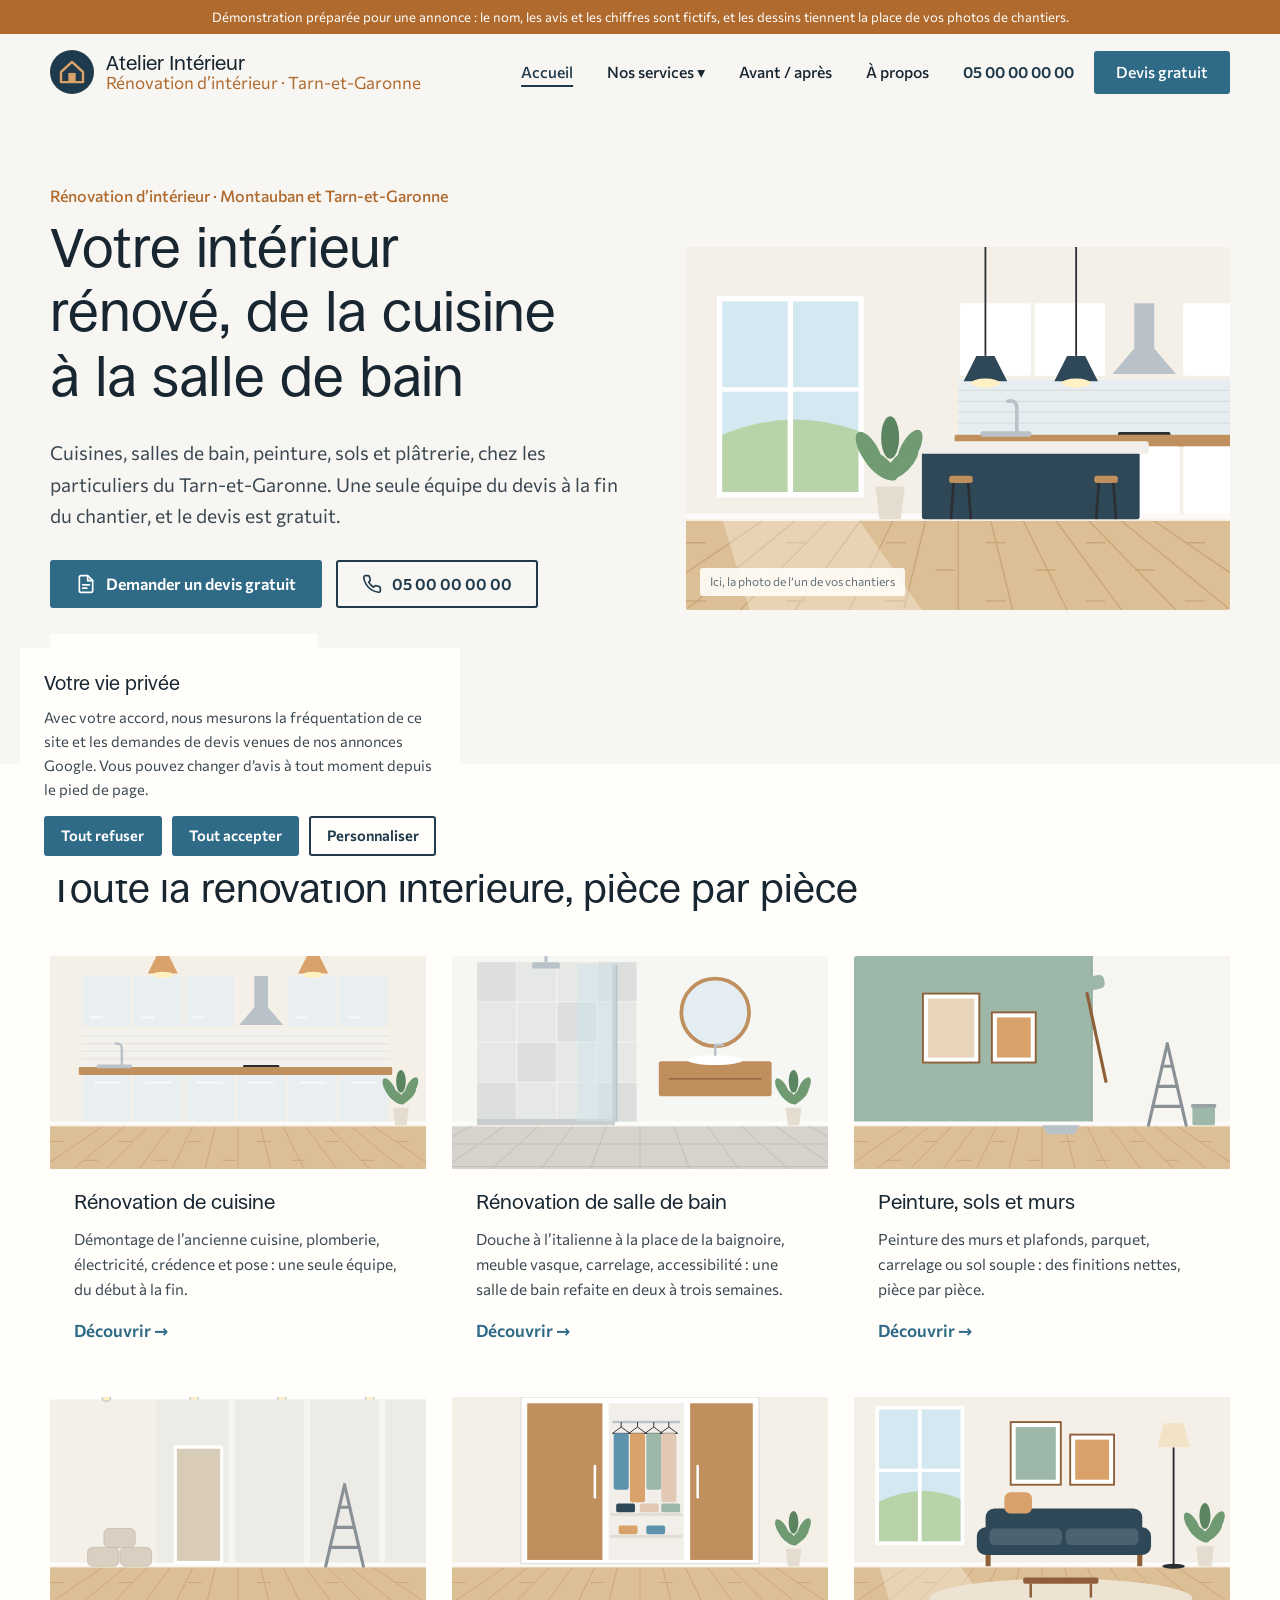
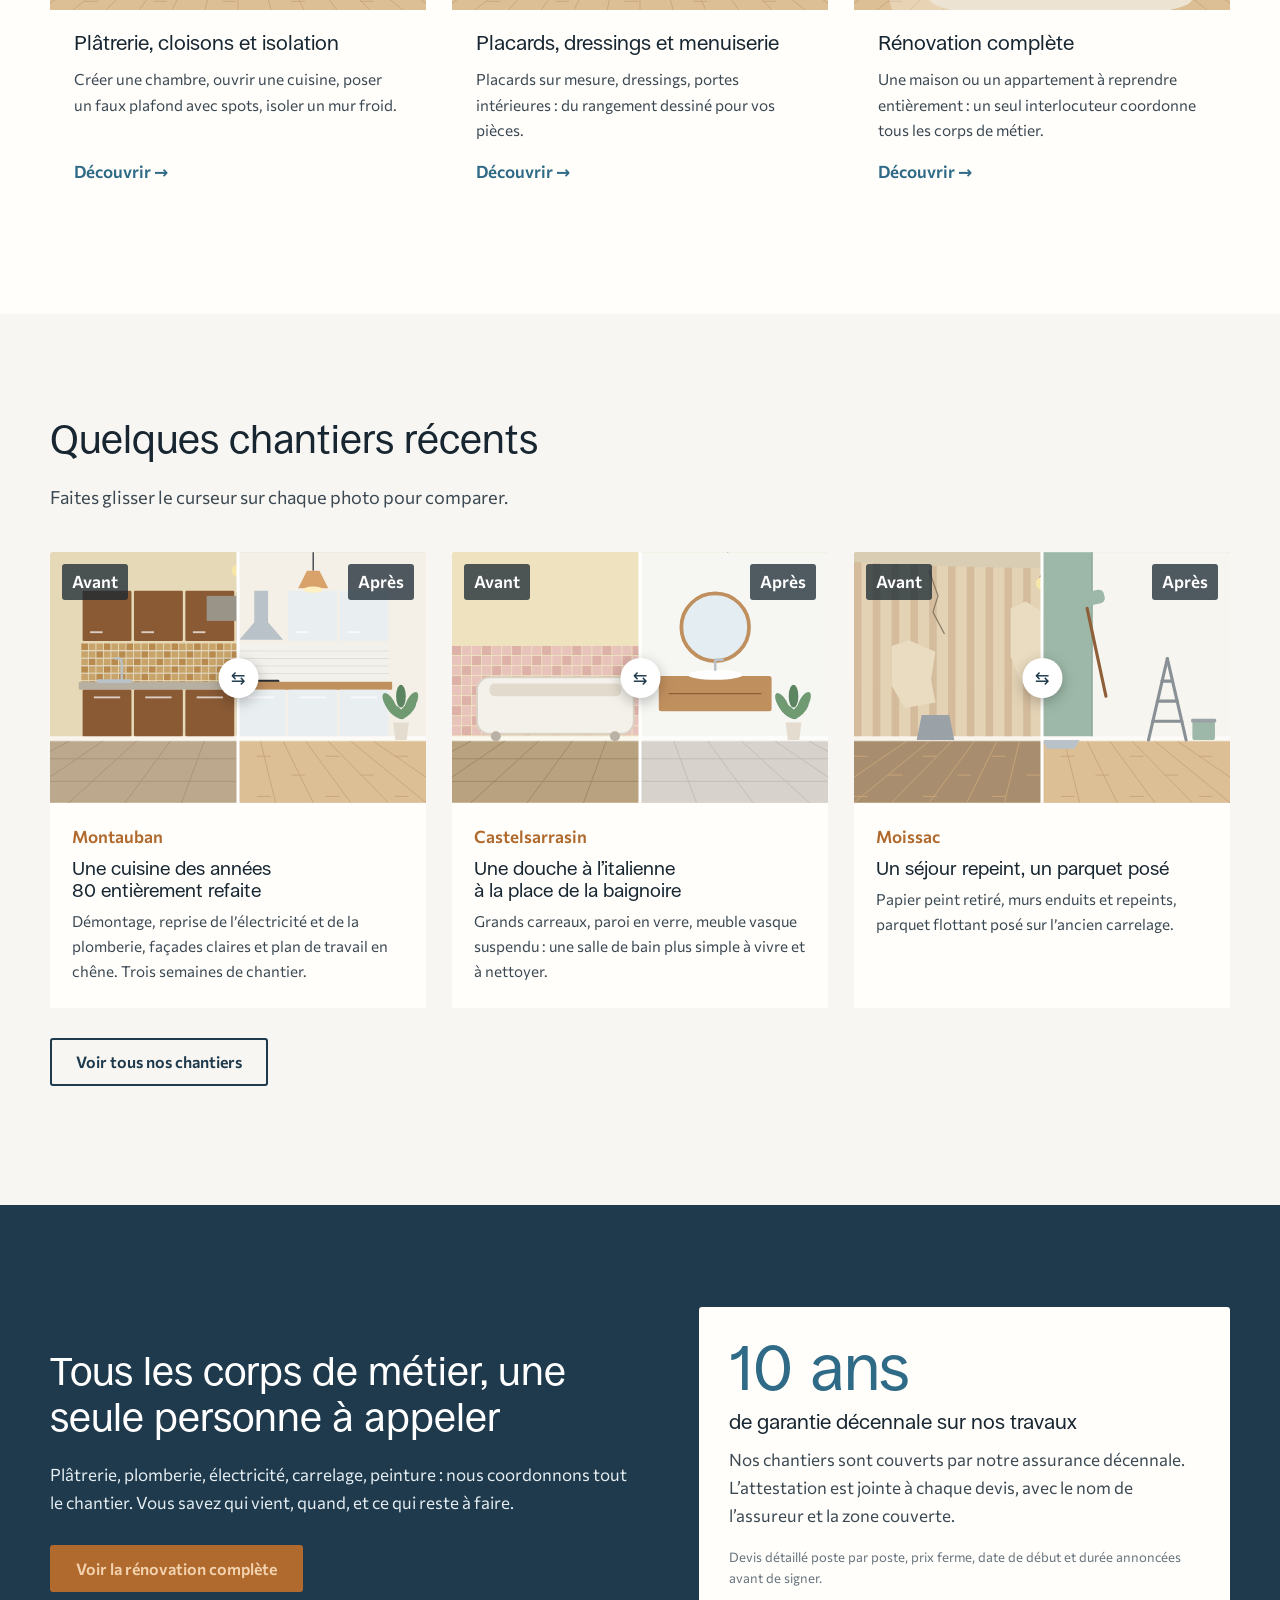
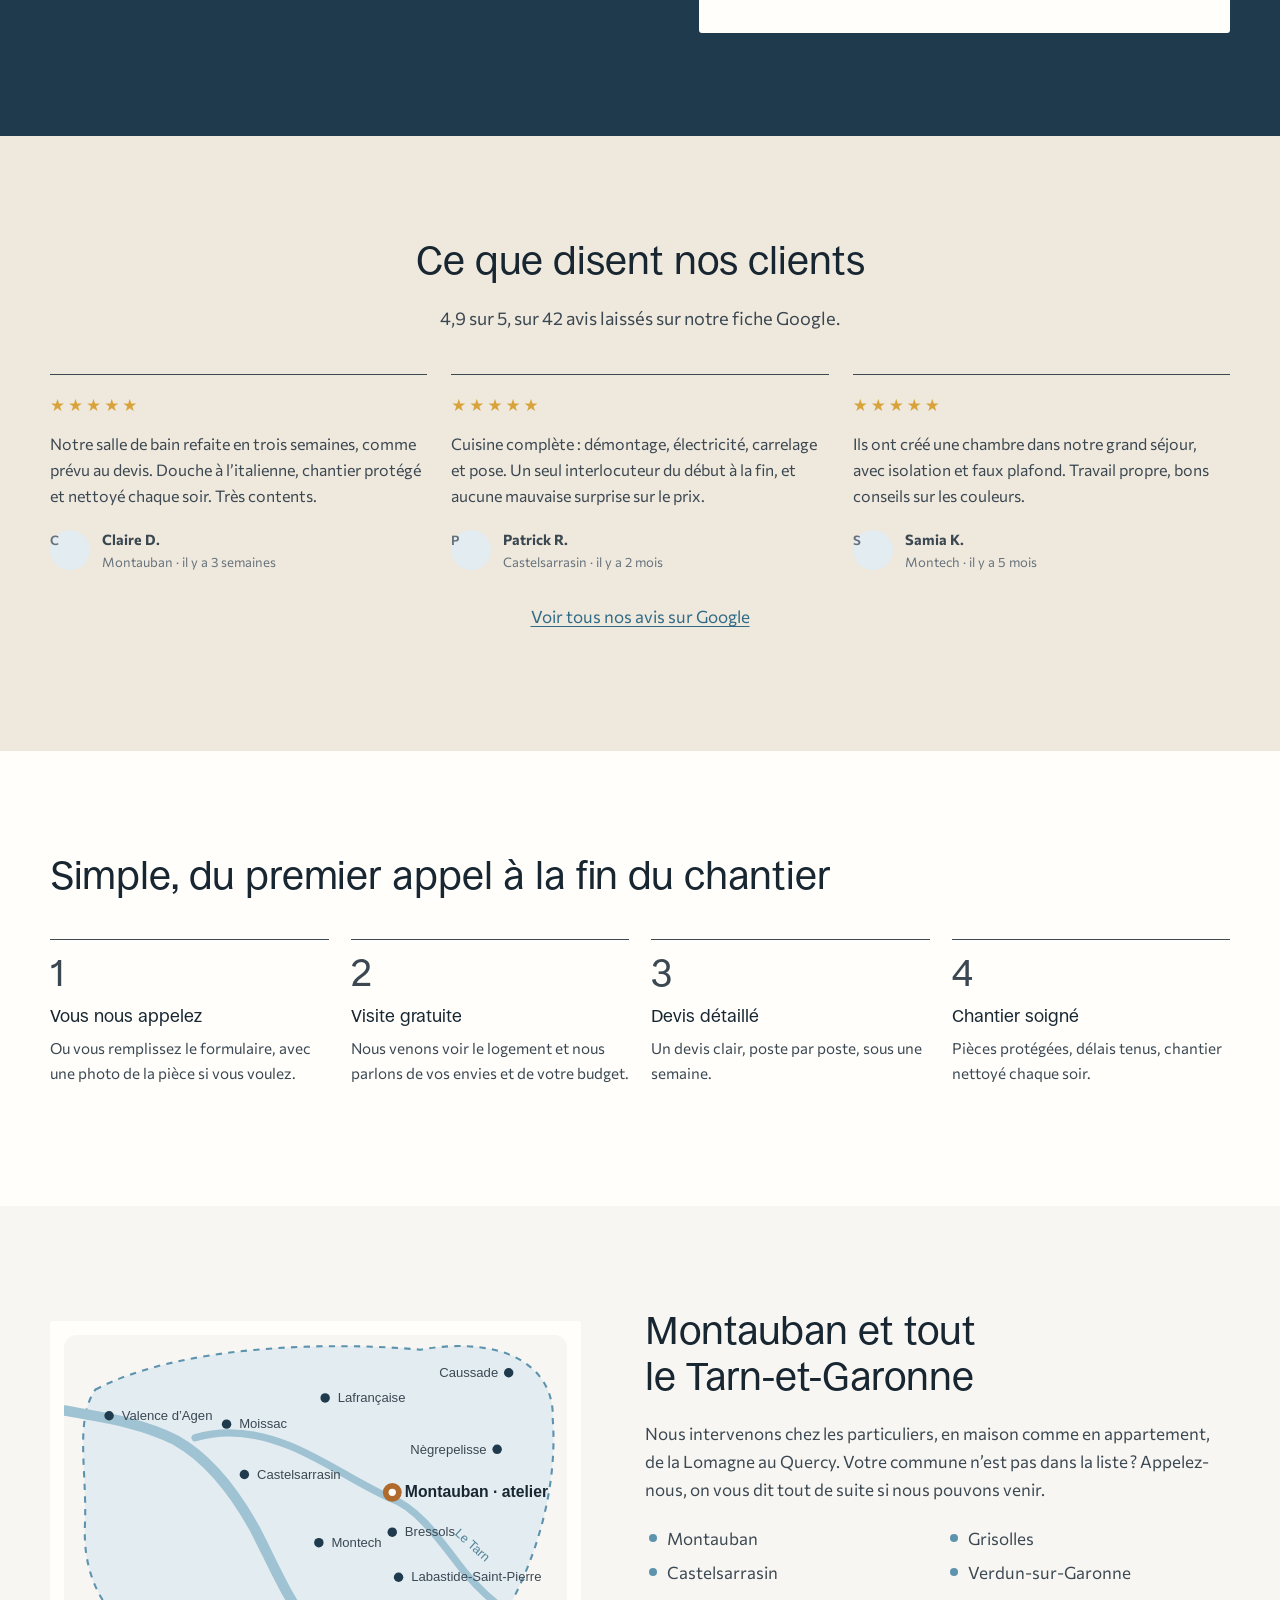
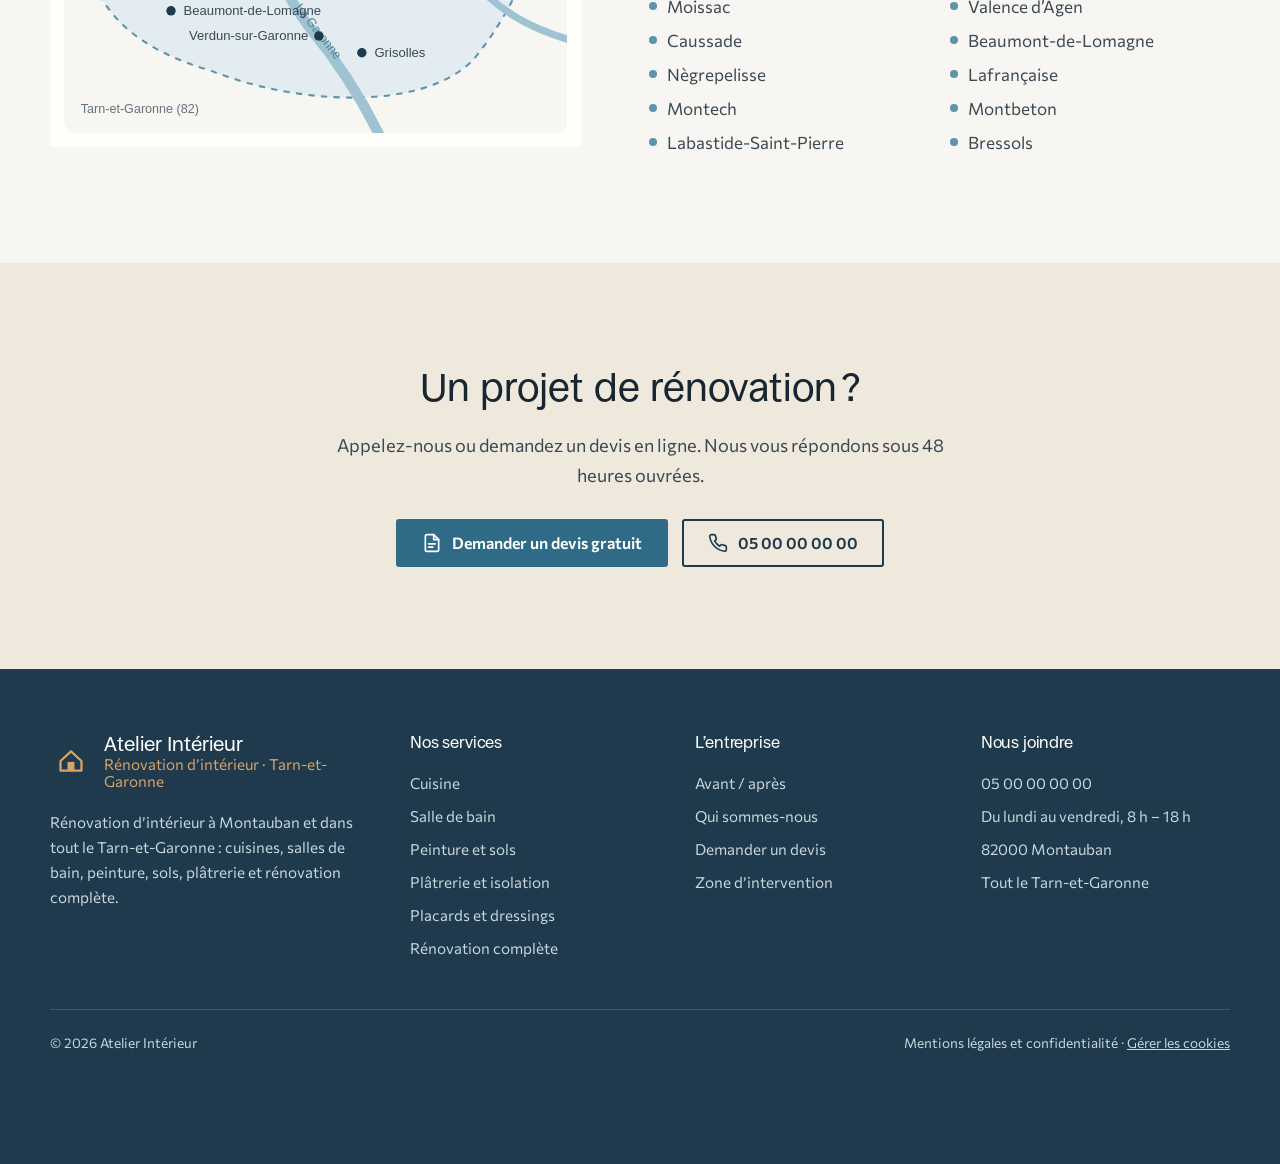
<file: index.html>
<!doctype html>
<html lang="fr">
<head>
  <meta charset="utf-8">
  <meta name="viewport" content="width=device-width, initial-scale=1">
  <title>Rénovation d’intérieur à Montauban et dans le Tarn-et-Garonne | Atelier Intérieur</title>
  <meta name="description" content="Rénovation de cuisine, de salle de bain, peinture, sols, plâtrerie et rénovation complète à Montauban et dans tout le Tarn-et-Garonne. Devis gratuit.">
  <!-- Démonstration : hors des moteurs de recherche. Le vrai site sera indexé. -->
  <meta name="robots" content="noindex, nofollow">
  <!-- Vrai site : balise Google Ads chargée après accord cookies ; conversion comptée à l'envoi du formulaire de devis et au clic sur le téléphone. -->
  <meta property="og:type" content="website">
  <meta property="og:locale" content="fr_FR">
  <meta property="og:title" content="Rénovation d'intérieur à Montauban et dans le Tarn-et-Garonne | Atelier Intérieur">
  <meta property="og:description" content="Rénovation de cuisine, de salle de bain, peinture, sols, plâtrerie et rénovation complète à Montauban et dans tout le Tarn-et-Garonne. Devis gratuit.">
  <meta name="theme-color" content="#1E3A4C">
  <link rel="icon" href="data:image/svg+xml,%3Csvg%20xmlns%3D%22http%3A%2F%2Fwww.w3.org%2F2000%2Fsvg%22%20viewBox%3D%220%200%2048%2048%22%20aria-hidden%3D%22true%22%3E%3Ccircle%20cx%3D%2224%22%20cy%3D%2224%22%20r%3D%2224%22%20fill%3D%22%231E3A4C%22%2F%3E%3Cpath%20d%3D%22M12%2024%20L24%2013%20L36%2024%20V35%20H12Z%22%20fill%3D%22none%22%20stroke%3D%22%23D9A26A%22%20stroke-width%3D%222.6%22%20stroke-linejoin%3D%22round%22%2F%3E%3Crect%20x%3D%2220%22%20y%3D%2225%22%20width%3D%228%22%20height%3D%2210%22%20fill%3D%22%23D9A26A%22%2F%3E%3C%2Fsvg%3E">

  <link rel="preload" href="assets/fonts/ronzino.woff2" as="font" type="font/woff2" crossorigin>
  <link rel="preload" href="assets/fonts/commissioner.woff2" as="font" type="font/woff2" crossorigin>
  <link rel="stylesheet" href="assets/style.css">
  <link rel="stylesheet" href="assets/reprise.css">

  <script type="application/ld+json">{"@context":"https://schema.org","@type":"HomeAndConstructionBusiness","name":"Atelier Intérieur","description":"Rénovation d’intérieur à Montauban et dans le Tarn-et-Garonne : cuisines, salles de bain, peinture, sols, plâtrerie et rénovation complète.","telephone":"+33500000000","address":{"@type":"PostalAddress","addressLocality":"Montauban","postalCode":"82000","addressRegion":"Tarn-et-Garonne","addressCountry":"FR"},"areaServed":[{"@type":"AdministrativeArea","name":"Tarn-et-Garonne"},{"@type":"City","name":"Montauban"},{"@type":"City","name":"Castelsarrasin"},{"@type":"City","name":"Moissac"},{"@type":"City","name":"Caussade"},{"@type":"City","name":"Nègrepelisse"},{"@type":"City","name":"Montech"},{"@type":"City","name":"Labastide-Saint-Pierre"},{"@type":"City","name":"Grisolles"},{"@type":"City","name":"Verdun-sur-Garonne"},{"@type":"City","name":"Valence d’Agen"},{"@type":"City","name":"Beaumont-de-Lomagne"},{"@type":"City","name":"Lafrançaise"},{"@type":"City","name":"Montbeton"},{"@type":"City","name":"Bressols"}],"openingHours":"Mo-Fr 08:00-18:00","priceRange":"Devis gratuit"}</script>
</head>
<body>
  <div class="bandeau-demo">Démonstration préparée pour une annonce : le nom, les avis et les chiffres sont fictifs, et les dessins tiennent la place de vos photos de chantiers.</div>
  <header class="entete">
    <div class="conteneur">
      <a class="marque" href="index.html" aria-label="Atelier Intérieur, accueil"><svg viewBox="0 0 48 48" aria-hidden="true"><circle cx="24" cy="24" r="24" fill="#1E3A4C"/><path d="M12 24 L24 13 L36 24 V35 H12Z" fill="none" stroke="#D9A26A" stroke-width="2.6" stroke-linejoin="round"/><rect x="20" y="25" width="8" height="10" fill="#D9A26A"/></svg><span class="marque-nom"><strong>Atelier Intérieur</strong><span>Rénovation d’intérieur · Tarn-et-Garonne</span></span></a>
      <button class="bouton-menu" aria-label="Ouvrir le menu" aria-expanded="false" aria-controls="navigation"><span></span><span></span><span></span></button>
      <nav class="nav" id="navigation" aria-label="Navigation principale">
        <ul>
          <li><a href="index.html" aria-current="page">Accueil</a></li>
          <li class="sous-menu"><button class="ouvrir-sous-menu" aria-expanded="false">Nos services ▾</button>
            <ul>
              <li><a href="cuisine.html">Rénovation de cuisine</a></li>
              <li><a href="salle-de-bain.html">Rénovation de salle de bain</a></li>
              <li><a href="peinture-sols-murs.html">Peinture, sols et murs</a></li>
              <li><a href="platrerie-isolation.html">Plâtrerie, cloisons et isolation</a></li>
              <li><a href="placards-dressing.html">Placards, dressings et menuiserie</a></li>
              <li><a href="renovation-complete.html">Rénovation complète</a></li>
            </ul>
          </li>
          <li><a href="realisations.html">Avant / après</a></li>
          <li><a href="a-propos.html">À propos</a></li>
          <li><a class="tel-entete" href="tel:+33500000000">05 00 00 00 00</a></li>
          <li><a class="bouton" href="contact.html">Devis gratuit</a></li>
        </ul>
      </nav>
    </div>
  </header>
  <main>

    <section class="heros">
      <div class="conteneur">
        <div>
          <span class="surtitre">Rénovation d’intérieur · Montauban et Tarn-et-Garonne</span>
          <h1>Votre intérieur rénové, de la cuisine à la salle de bain</h1>
          <p class="intro">Cuisines, salles de bain, peinture, sols et plâtrerie, chez les particuliers du Tarn-et-Garonne. Une seule équipe du devis à la fin du chantier, et le devis est gratuit.</p>
          <div class="boutons"><a class="bouton" href="contact.html"><svg viewBox="0 0 24 24" fill="none" stroke="currentColor" stroke-width="2" stroke-linecap="round" stroke-linejoin="round" aria-hidden="true"><path d="M14 2H6a2 2 0 0 0-2 2v16a2 2 0 0 0 2 2h12a2 2 0 0 0 2-2V8z"/><path d="M14 2v6h6M8 13h8M8 17h5"/></svg>Demander un devis gratuit</a><a class="bouton bouton-ligne" href="tel:+33500000000"><svg viewBox="0 0 24 24" fill="none" stroke="currentColor" stroke-width="2" stroke-linecap="round" stroke-linejoin="round" aria-hidden="true"><path d="M22 16.9v3a2 2 0 0 1-2.2 2 19.8 19.8 0 0 1-8.6-3.1 19.5 19.5 0 0 1-6-6A19.8 19.8 0 0 1 2.1 4.2 2 2 0 0 1 4.1 2h3a2 2 0 0 1 2 1.7c.1.9.4 1.8.7 2.7a2 2 0 0 1-.5 2.1L8 9.8a16 16 0 0 0 6 6l1.3-1.3a2 2 0 0 1 2.1-.4c.9.3 1.8.6 2.7.7a2 2 0 0 1 1.7 2z"/></svg>05 00 00 00 00</a></div>
          <a class="note-google" href="#avis"><span class="etoiles" aria-hidden="true">★★★★★</span><span><strong>4,9</strong> sur Google · 42 avis</span></a>
        </div>
        <div class="illustration"><svg viewBox="0 0 600 400" role="img" aria-label="Cuisine ouverte lumineuse avec îlot central et suspensions" preserveAspectRatio="xMidYMid slice">
  <rect width="600" height="400" fill="#F4F0E8"/><rect y="300" width="600" height="100" fill="#DDBF95"/><line x1="84" y1="302" x2="-60" y2="400" stroke="#C9A67A" stroke-width="1.5"/><line x1="120" y1="302" x2="0" y2="400" stroke="#C9A67A" stroke-width="1.5"/><line x1="156" y1="302" x2="60" y2="400" stroke="#C9A67A" stroke-width="1.5"/><line x1="192" y1="302" x2="120" y2="400" stroke="#C9A67A" stroke-width="1.5"/><line x1="228" y1="302" x2="180" y2="400" stroke="#C9A67A" stroke-width="1.5"/><line x1="264" y1="302" x2="240" y2="400" stroke="#C9A67A" stroke-width="1.5"/><line x1="300" y1="302" x2="300" y2="400" stroke="#C9A67A" stroke-width="1.5"/><line x1="336" y1="302" x2="360" y2="400" stroke="#C9A67A" stroke-width="1.5"/><line x1="372" y1="302" x2="420" y2="400" stroke="#C9A67A" stroke-width="1.5"/><line x1="408" y1="302" x2="480" y2="400" stroke="#C9A67A" stroke-width="1.5"/><line x1="444" y1="302" x2="540" y2="400" stroke="#C9A67A" stroke-width="1.5"/><line x1="480" y1="302" x2="600" y2="400" stroke="#C9A67A" stroke-width="1.5"/><line x1="516" y1="302" x2="660" y2="400" stroke="#C9A67A" stroke-width="1.5"/><line x1="0" y1="326" x2="22" y2="326" stroke="#C9A67A" stroke-width="1.5"/><line x1="110" y1="326" x2="132" y2="326" stroke="#C9A67A" stroke-width="1.5"/><line x1="220" y1="326" x2="242" y2="326" stroke="#C9A67A" stroke-width="1.5"/><line x1="330" y1="326" x2="352" y2="326" stroke="#C9A67A" stroke-width="1.5"/><line x1="440" y1="326" x2="462" y2="326" stroke="#C9A67A" stroke-width="1.5"/><line x1="550" y1="326" x2="572" y2="326" stroke="#C9A67A" stroke-width="1.5"/><line x1="55" y1="356" x2="77" y2="356" stroke="#C9A67A" stroke-width="1.5"/><line x1="165" y1="356" x2="187" y2="356" stroke="#C9A67A" stroke-width="1.5"/><line x1="275" y1="356" x2="297" y2="356" stroke="#C9A67A" stroke-width="1.5"/><line x1="385" y1="356" x2="407" y2="356" stroke="#C9A67A" stroke-width="1.5"/><line x1="495" y1="356" x2="517" y2="356" stroke="#C9A67A" stroke-width="1.5"/><line x1="605" y1="356" x2="627" y2="356" stroke="#C9A67A" stroke-width="1.5"/><line x1="0" y1="390" x2="22" y2="390" stroke="#C9A67A" stroke-width="1.5"/><line x1="110" y1="390" x2="132" y2="390" stroke="#C9A67A" stroke-width="1.5"/><line x1="220" y1="390" x2="242" y2="390" stroke="#C9A67A" stroke-width="1.5"/><line x1="330" y1="390" x2="352" y2="390" stroke="#C9A67A" stroke-width="1.5"/><line x1="440" y1="390" x2="462" y2="390" stroke="#C9A67A" stroke-width="1.5"/><line x1="550" y1="390" x2="572" y2="390" stroke="#C9A67A" stroke-width="1.5"/>
  <rect y="294" width="600" height="8" fill="#FFFFFF" opacity=".75"/>
  <path d="M40 300 L190 300 L260 400 L70 400Z" fill="#FFFFFF" opacity=".3"/><rect x="34" y="54" width="162" height="222" fill="#FFFFFF"/><rect x="40" y="60" width="150" height="210" fill="#D3E8F1"/><path d="M40 207 Q115 175.5 190 202.8 V270 H40Z" fill="#B9D3A8"/><rect x="112" y="60" width="6" height="210" fill="#FFFFFF"/><rect x="40" y="154.5" width="150" height="5" fill="#FFFFFF"/><rect x="300" y="146" width="328" height="62" fill="#E7EEF1"/><line x1="300" y1="158" x2="628" y2="158" stroke="#D8D6D0"/><line x1="300" y1="170" x2="628" y2="170" stroke="#D8D6D0"/><line x1="300" y1="182" x2="628" y2="182" stroke="#D8D6D0"/><line x1="300" y1="194" x2="628" y2="194" stroke="#D8D6D0"/><rect x="302" y="62" width="78" height="80" rx="2" fill="#FFFFFF"/><line x1="314" y1="128" x2="334" y2="128" stroke="#FFFFFF" stroke-width="3" opacity=".7"/><rect x="384" y="62" width="78" height="80" rx="2" fill="#FFFFFF"/><line x1="396" y1="128" x2="416" y2="128" stroke="#FFFFFF" stroke-width="3" opacity=".7"/><rect x="548" y="62" width="78" height="80" rx="2" fill="#FFFFFF"/><line x1="560" y1="128" x2="580" y2="128" stroke="#FFFFFF" stroke-width="3" opacity=".7"/><path d="M494 62 H516 V112 L540 140 H470 L494 112Z" fill="#B9C2C8"/><rect x="476" y="204" width="58" height="5" rx="2" fill="#2B2F33"/><rect x="296" y="207" width="336" height="13" rx="2" fill="#C08F5E"/><rect x="302" y="220" width="78" height="74" rx="2" fill="#FFFFFF"/><line x1="320" y1="232" x2="362" y2="232" stroke="#FFFFFF" stroke-width="3" opacity=".7"/><rect x="384" y="220" width="78" height="74" rx="2" fill="#FFFFFF"/><line x1="402" y1="232" x2="444" y2="232" stroke="#FFFFFF" stroke-width="3" opacity=".7"/><rect x="466" y="220" width="78" height="74" rx="2" fill="#FFFFFF"/><line x1="484" y1="232" x2="526" y2="232" stroke="#FFFFFF" stroke-width="3" opacity=".7"/><rect x="548" y="220" width="78" height="74" rx="2" fill="#FFFFFF"/><line x1="566" y1="232" x2="608" y2="232" stroke="#FFFFFF" stroke-width="3" opacity=".7"/><rect x="324.6" y="203" width="56" height="6" rx="2" fill="#B9C2C8"/><path d="M364.6 203 V178 Q364.6 168 354.6 170" fill="none" stroke="#B9C2C8" stroke-width="4" stroke-linecap="round"/><rect x="260" y="226" width="240" height="74" rx="3" fill="#2F4858"/><rect x="250" y="214" width="260" height="14" rx="3" fill="#F2EFEA"/><rect x="290" y="252" width="26" height="8" rx="3" fill="#C08F5E"/><line x1="295" y1="260" x2="292" y2="300" stroke="#2B2F33" stroke-width="3"/><line x1="311" y1="260" x2="314" y2="300" stroke="#2B2F33" stroke-width="3"/><rect x="450" y="252" width="26" height="8" rx="3" fill="#C08F5E"/><line x1="455" y1="260" x2="452" y2="300" stroke="#2B2F33" stroke-width="3"/><line x1="471" y1="260" x2="474" y2="300" stroke="#2B2F33" stroke-width="3"/><line x1="330" y1="0" x2="330" y2="120" stroke="#2B2F33" stroke-width="2"/><path d="M306 148 L354 148 L340 120 L320 120Z" fill="#2F4858"/><ellipse cx="330" cy="150" rx="16" ry="5" fill="#FFF1C4"/><line x1="430" y1="0" x2="430" y2="120" stroke="#2B2F33" stroke-width="2"/><path d="M406 148 L454 148 L440 120 L420 120Z" fill="#2F4858"/><ellipse cx="430" cy="150" rx="16" ry="5" fill="#FFF1C4"/><path d="M208.8 264 L241.2 264 L236.7 300 L213.3 300Z" fill="#E4DCCF"/><ellipse cx="201.6" cy="224.39999999999998" rx="9.9" ry="23.400000000000002" fill="#6F9A72" transform="rotate(-30 201.6 224.39999999999998)"/><ellipse cx="225" cy="210" rx="9.9" ry="23.400000000000002" fill="#5B8560" transform="rotate(0 225 210)"/><ellipse cx="246.6" cy="222.6" rx="9.9" ry="23.400000000000002" fill="#6F9A72" transform="rotate(28 246.6 222.6)"/><ellipse cx="214.2" cy="240.6" rx="9.9" ry="23.400000000000002" fill="#6F9A72" transform="rotate(-50 214.2 240.6)"/><ellipse cx="237.6" cy="238.8" rx="9.9" ry="23.400000000000002" fill="#6F9A72" transform="rotate(46 237.6 238.8)"/></svg><span class="legende-photo">Ici, la photo de l’un de vos chantiers</span></div>
      </div>
    </section>
    <section class="fond-blanc" id="services">
      <div class="conteneur">
        <span class="surtitre">Nos services</span>
        <h2>Toute la rénovation intérieure, pièce par pièce</h2>
        <div class="grille-services">
          <a class="carte-service" href="cuisine.html"><div class="illustration" style="border-radius:0;box-shadow:none"><svg viewBox="0 30 600 340" role="img" aria-label="Cuisine rénovée : façades claires, plan de travail en bois, crédence" preserveAspectRatio="xMidYMid slice">
  <rect width="600" height="400" fill="#F4F0E8"/><rect y="300" width="600" height="100" fill="#DDBF95"/><line x1="84" y1="302" x2="-60" y2="400" stroke="#C9A67A" stroke-width="1.5"/><line x1="120" y1="302" x2="0" y2="400" stroke="#C9A67A" stroke-width="1.5"/><line x1="156" y1="302" x2="60" y2="400" stroke="#C9A67A" stroke-width="1.5"/><line x1="192" y1="302" x2="120" y2="400" stroke="#C9A67A" stroke-width="1.5"/><line x1="228" y1="302" x2="180" y2="400" stroke="#C9A67A" stroke-width="1.5"/><line x1="264" y1="302" x2="240" y2="400" stroke="#C9A67A" stroke-width="1.5"/><line x1="300" y1="302" x2="300" y2="400" stroke="#C9A67A" stroke-width="1.5"/><line x1="336" y1="302" x2="360" y2="400" stroke="#C9A67A" stroke-width="1.5"/><line x1="372" y1="302" x2="420" y2="400" stroke="#C9A67A" stroke-width="1.5"/><line x1="408" y1="302" x2="480" y2="400" stroke="#C9A67A" stroke-width="1.5"/><line x1="444" y1="302" x2="540" y2="400" stroke="#C9A67A" stroke-width="1.5"/><line x1="480" y1="302" x2="600" y2="400" stroke="#C9A67A" stroke-width="1.5"/><line x1="516" y1="302" x2="660" y2="400" stroke="#C9A67A" stroke-width="1.5"/><line x1="0" y1="326" x2="22" y2="326" stroke="#C9A67A" stroke-width="1.5"/><line x1="110" y1="326" x2="132" y2="326" stroke="#C9A67A" stroke-width="1.5"/><line x1="220" y1="326" x2="242" y2="326" stroke="#C9A67A" stroke-width="1.5"/><line x1="330" y1="326" x2="352" y2="326" stroke="#C9A67A" stroke-width="1.5"/><line x1="440" y1="326" x2="462" y2="326" stroke="#C9A67A" stroke-width="1.5"/><line x1="550" y1="326" x2="572" y2="326" stroke="#C9A67A" stroke-width="1.5"/><line x1="55" y1="356" x2="77" y2="356" stroke="#C9A67A" stroke-width="1.5"/><line x1="165" y1="356" x2="187" y2="356" stroke="#C9A67A" stroke-width="1.5"/><line x1="275" y1="356" x2="297" y2="356" stroke="#C9A67A" stroke-width="1.5"/><line x1="385" y1="356" x2="407" y2="356" stroke="#C9A67A" stroke-width="1.5"/><line x1="495" y1="356" x2="517" y2="356" stroke="#C9A67A" stroke-width="1.5"/><line x1="605" y1="356" x2="627" y2="356" stroke="#C9A67A" stroke-width="1.5"/><line x1="0" y1="390" x2="22" y2="390" stroke="#C9A67A" stroke-width="1.5"/><line x1="110" y1="390" x2="132" y2="390" stroke="#C9A67A" stroke-width="1.5"/><line x1="220" y1="390" x2="242" y2="390" stroke="#C9A67A" stroke-width="1.5"/><line x1="330" y1="390" x2="352" y2="390" stroke="#C9A67A" stroke-width="1.5"/><line x1="440" y1="390" x2="462" y2="390" stroke="#C9A67A" stroke-width="1.5"/><line x1="550" y1="390" x2="572" y2="390" stroke="#C9A67A" stroke-width="1.5"/>
  <rect y="294" width="600" height="8" fill="#FFFFFF" opacity=".75"/>
  <rect x="50" y="146" width="492" height="62" fill="#F3F1EC"/><line x1="50" y1="158" x2="542" y2="158" stroke="#D8D6D0"/><line x1="50" y1="170" x2="542" y2="170" stroke="#D8D6D0"/><line x1="50" y1="182" x2="542" y2="182" stroke="#D8D6D0"/><line x1="50" y1="194" x2="542" y2="194" stroke="#D8D6D0"/><rect x="52" y="62" width="78" height="80" rx="2" fill="#E9EEF0"/><line x1="64" y1="128" x2="84" y2="128" stroke="#FFFFFF" stroke-width="3" opacity=".7"/><rect x="134" y="62" width="78" height="80" rx="2" fill="#E9EEF0"/><line x1="146" y1="128" x2="166" y2="128" stroke="#FFFFFF" stroke-width="3" opacity=".7"/><rect x="216" y="62" width="78" height="80" rx="2" fill="#E9EEF0"/><line x1="228" y1="128" x2="248" y2="128" stroke="#FFFFFF" stroke-width="3" opacity=".7"/><rect x="380" y="62" width="78" height="80" rx="2" fill="#E9EEF0"/><line x1="392" y1="128" x2="412" y2="128" stroke="#FFFFFF" stroke-width="3" opacity=".7"/><rect x="462" y="62" width="78" height="80" rx="2" fill="#E9EEF0"/><line x1="474" y1="128" x2="494" y2="128" stroke="#FFFFFF" stroke-width="3" opacity=".7"/><path d="M326 62 H348 V112 L372 140 H302 L326 112Z" fill="#B9C2C8"/><rect x="308" y="204" width="58" height="5" rx="2" fill="#2B2F33"/><rect x="46" y="207" width="500" height="13" rx="2" fill="#C08F5E"/><rect x="52" y="220" width="78" height="74" rx="2" fill="#E9EEF0"/><line x1="70" y1="232" x2="112" y2="232" stroke="#FFFFFF" stroke-width="3" opacity=".7"/><rect x="134" y="220" width="78" height="74" rx="2" fill="#E9EEF0"/><line x1="152" y1="232" x2="194" y2="232" stroke="#FFFFFF" stroke-width="3" opacity=".7"/><rect x="216" y="220" width="78" height="74" rx="2" fill="#E9EEF0"/><line x1="234" y1="232" x2="276" y2="232" stroke="#FFFFFF" stroke-width="3" opacity=".7"/><rect x="298" y="220" width="78" height="74" rx="2" fill="#E9EEF0"/><line x1="316" y1="232" x2="358" y2="232" stroke="#FFFFFF" stroke-width="3" opacity=".7"/><rect x="380" y="220" width="78" height="74" rx="2" fill="#E9EEF0"/><line x1="398" y1="232" x2="440" y2="232" stroke="#FFFFFF" stroke-width="3" opacity=".7"/><rect x="462" y="220" width="78" height="74" rx="2" fill="#E9EEF0"/><line x1="480" y1="232" x2="522" y2="232" stroke="#FFFFFF" stroke-width="3" opacity=".7"/><rect x="74.6" y="203" width="56" height="6" rx="2" fill="#B9C2C8"/><path d="M114.6 203 V178 Q114.6 168 104.6 170" fill="none" stroke="#B9C2C8" stroke-width="4" stroke-linecap="round"/><line x1="180" y1="0" x2="180" y2="30" stroke="#2B2F33" stroke-width="2"/><path d="M156 58 L204 58 L190 30 L170 30Z" fill="#D9A26A"/><ellipse cx="180" cy="60" rx="16" ry="5" fill="#FFF1C4"/><line x1="420" y1="0" x2="420" y2="30" stroke="#2B2F33" stroke-width="2"/><path d="M396 58 L444 58 L430 30 L410 30Z" fill="#D9A26A"/><ellipse cx="420" cy="60" rx="16" ry="5" fill="#FFF1C4"/><path d="M547.4 272 L572.6 272 L569.1 300 L550.9 300Z" fill="#E4DCCF"/><ellipse cx="541.8" cy="241.2" rx="7.699999999999999" ry="18.2" fill="#6F9A72" transform="rotate(-30 541.8 241.2)"/><ellipse cx="560" cy="230" rx="7.699999999999999" ry="18.2" fill="#5B8560" transform="rotate(0 560 230)"/><ellipse cx="576.8" cy="239.8" rx="7.699999999999999" ry="18.2" fill="#6F9A72" transform="rotate(28 576.8 239.8)"/><ellipse cx="551.6" cy="253.8" rx="7.699999999999999" ry="18.2" fill="#6F9A72" transform="rotate(-50 551.6 253.8)"/><ellipse cx="569.8" cy="252.4" rx="7.699999999999999" ry="18.2" fill="#6F9A72" transform="rotate(46 569.8 252.4)"/></svg></div><div class="corps"><h3>Rénovation de cuisine</h3><p>Démontage de l’ancienne cuisine, plomberie, électricité, crédence et pose : une seule équipe, du début à la fin.</p><span class="suite">Découvrir →</span></div></a>
          <a class="carte-service" href="salle-de-bain.html"><div class="illustration" style="border-radius:0;box-shadow:none"><svg viewBox="0 30 600 340" role="img" aria-label="Salle de bain rénovée : douche à l'italienne, meuble vasque en bois, miroir rond" preserveAspectRatio="xMidYMid slice">
  <rect width="600" height="400" fill="#F6F6F3"/><rect y="300" width="600" height="100" fill="#D7D3CC"/>
  <rect y="294" width="600" height="8" fill="#FFFFFF" opacity=".75"/>
  <rect x="40" y="40" width="62.5" height="62.5" fill="#DCDFDD"/><rect x="104" y="40" width="62.5" height="62.5" fill="#E6E8E6"/><rect x="168" y="40" width="62.5" height="62.5" fill="#E6E8E6"/><rect x="232" y="40" width="62.5" height="62.5" fill="#DCDFDD"/><rect x="40" y="104" width="62.5" height="62.5" fill="#E6E8E6"/><rect x="104" y="104" width="62.5" height="62.5" fill="#E6E8E6"/><rect x="168" y="104" width="62.5" height="62.5" fill="#DCDFDD"/><rect x="232" y="104" width="62.5" height="62.5" fill="#E6E8E6"/><rect x="40" y="168" width="62.5" height="62.5" fill="#E6E8E6"/><rect x="104" y="168" width="62.5" height="62.5" fill="#DCDFDD"/><rect x="168" y="168" width="62.5" height="62.5" fill="#E6E8E6"/><rect x="232" y="168" width="62.5" height="62.5" fill="#E6E8E6"/><rect x="40" y="232" width="62.5" height="62.5" fill="#DCDFDD"/><rect x="104" y="232" width="62.5" height="62.5" fill="#E6E8E6"/><rect x="168" y="232" width="62.5" height="62.5" fill="#E6E8E6"/><rect x="232" y="232" width="62.5" height="62.5" fill="#DCDFDD"/><rect x="40" y="290" width="220" height="10" fill="#C9CDCB"/><rect x="128" y="40" width="44" height="10" rx="3" fill="#B9C2C8"/><line x1="150" y1="0" x2="150" y2="40" stroke="#B9C2C8" stroke-width="5"/><rect x="256" y="44" width="8" height="250" fill="#B9C2C8"/><rect x="200" y="44" width="62" height="250" fill="#CFE5EE" opacity=".5"/><circle cx="420" cy="120" r="54" fill="#E4EEF2" stroke="#C08F5E" stroke-width="6"/><rect x="330" y="198" width="180" height="56" rx="4" fill="#C08F5E"/><line x1="346" y1="226" x2="494" y2="226" stroke="#8E5F38" stroke-width="2"/><ellipse cx="420" cy="196" rx="44" ry="8" fill="#FFFFFF"/><path d="M420 188 V172 h12" fill="none" stroke="#B9C2C8" stroke-width="4" stroke-linecap="round"/><path d="M532.4 272 L557.6 272 L554.1 300 L535.9 300Z" fill="#E4DCCF"/><ellipse cx="526.8" cy="241.2" rx="7.699999999999999" ry="18.2" fill="#6F9A72" transform="rotate(-30 526.8 241.2)"/><ellipse cx="545" cy="230" rx="7.699999999999999" ry="18.2" fill="#5B8560" transform="rotate(0 545 230)"/><ellipse cx="561.8" cy="239.8" rx="7.699999999999999" ry="18.2" fill="#6F9A72" transform="rotate(28 561.8 239.8)"/><ellipse cx="536.6" cy="253.8" rx="7.699999999999999" ry="18.2" fill="#6F9A72" transform="rotate(-50 536.6 253.8)"/><ellipse cx="554.8" cy="252.4" rx="7.699999999999999" ry="18.2" fill="#6F9A72" transform="rotate(46 554.8 252.4)"/><g stroke="#C2BDB4" stroke-width="1.5"><line x1="30" y1="302" x2="-150" y2="400"/><line x1="84" y1="302" x2="-60" y2="400"/><line x1="138" y1="302" x2="30" y2="400"/><line x1="192" y1="302" x2="120" y2="400"/><line x1="246" y1="302" x2="210" y2="400"/><line x1="300" y1="302" x2="300" y2="400"/><line x1="354" y1="302" x2="390" y2="400"/><line x1="408" y1="302" x2="480" y2="400"/><line x1="462" y1="302" x2="570" y2="400"/><line x1="516" y1="302" x2="660" y2="400"/><line x1="570" y1="302" x2="750" y2="400"/><line x1="0" y1="330" x2="600" y2="330"/><line x1="0" y1="366" x2="600" y2="366"/></g></svg></div><div class="corps"><h3>Rénovation de salle de bain</h3><p>Douche à l’italienne à la place de la baignoire, meuble vasque, carrelage, accessibilité : une salle de bain refaite en deux à trois semaines.</p><span class="suite">Découvrir →</span></div></a>
          <a class="carte-service" href="peinture-sols-murs.html"><div class="illustration" style="border-radius:0;box-shadow:none"><svg viewBox="0 30 600 340" role="img" aria-label="Séjour repeint en vert sauge, parquet clair et peinture en cours" preserveAspectRatio="xMidYMid slice">
  <rect width="600" height="400" fill="#F4F0E8"/><rect y="300" width="600" height="100" fill="#DDBF95"/><line x1="84" y1="302" x2="-60" y2="400" stroke="#C9A67A" stroke-width="1.5"/><line x1="120" y1="302" x2="0" y2="400" stroke="#C9A67A" stroke-width="1.5"/><line x1="156" y1="302" x2="60" y2="400" stroke="#C9A67A" stroke-width="1.5"/><line x1="192" y1="302" x2="120" y2="400" stroke="#C9A67A" stroke-width="1.5"/><line x1="228" y1="302" x2="180" y2="400" stroke="#C9A67A" stroke-width="1.5"/><line x1="264" y1="302" x2="240" y2="400" stroke="#C9A67A" stroke-width="1.5"/><line x1="300" y1="302" x2="300" y2="400" stroke="#C9A67A" stroke-width="1.5"/><line x1="336" y1="302" x2="360" y2="400" stroke="#C9A67A" stroke-width="1.5"/><line x1="372" y1="302" x2="420" y2="400" stroke="#C9A67A" stroke-width="1.5"/><line x1="408" y1="302" x2="480" y2="400" stroke="#C9A67A" stroke-width="1.5"/><line x1="444" y1="302" x2="540" y2="400" stroke="#C9A67A" stroke-width="1.5"/><line x1="480" y1="302" x2="600" y2="400" stroke="#C9A67A" stroke-width="1.5"/><line x1="516" y1="302" x2="660" y2="400" stroke="#C9A67A" stroke-width="1.5"/><line x1="0" y1="326" x2="22" y2="326" stroke="#C9A67A" stroke-width="1.5"/><line x1="110" y1="326" x2="132" y2="326" stroke="#C9A67A" stroke-width="1.5"/><line x1="220" y1="326" x2="242" y2="326" stroke="#C9A67A" stroke-width="1.5"/><line x1="330" y1="326" x2="352" y2="326" stroke="#C9A67A" stroke-width="1.5"/><line x1="440" y1="326" x2="462" y2="326" stroke="#C9A67A" stroke-width="1.5"/><line x1="550" y1="326" x2="572" y2="326" stroke="#C9A67A" stroke-width="1.5"/><line x1="55" y1="356" x2="77" y2="356" stroke="#C9A67A" stroke-width="1.5"/><line x1="165" y1="356" x2="187" y2="356" stroke="#C9A67A" stroke-width="1.5"/><line x1="275" y1="356" x2="297" y2="356" stroke="#C9A67A" stroke-width="1.5"/><line x1="385" y1="356" x2="407" y2="356" stroke="#C9A67A" stroke-width="1.5"/><line x1="495" y1="356" x2="517" y2="356" stroke="#C9A67A" stroke-width="1.5"/><line x1="605" y1="356" x2="627" y2="356" stroke="#C9A67A" stroke-width="1.5"/><line x1="0" y1="390" x2="22" y2="390" stroke="#C9A67A" stroke-width="1.5"/><line x1="110" y1="390" x2="132" y2="390" stroke="#C9A67A" stroke-width="1.5"/><line x1="220" y1="390" x2="242" y2="390" stroke="#C9A67A" stroke-width="1.5"/><line x1="330" y1="390" x2="352" y2="390" stroke="#C9A67A" stroke-width="1.5"/><line x1="440" y1="390" x2="462" y2="390" stroke="#C9A67A" stroke-width="1.5"/><line x1="550" y1="390" x2="572" y2="390" stroke="#C9A67A" stroke-width="1.5"/>
  <rect y="294" width="600" height="8" fill="#FFFFFF" opacity=".75"/>
  <rect width="380" height="294" fill="#9DB8A8"/><rect x="380" width="220" height="294" fill="#F7F5EF"/><path d="M380 0 V294" stroke="#86A595" stroke-width="2"/><rect x="110" y="90" width="90" height="110" fill="#FFFFFF" stroke="#8E5F38" stroke-width="3"/><rect x="118" y="98" width="74" height="94" fill="#E8D4B8"/><rect x="220" y="120" width="70" height="80" fill="#FFFFFF" stroke="#8E5F38" stroke-width="3"/><rect x="228" y="128" width="54" height="64" fill="#D9A26A"/><g stroke="#8A9196" stroke-width="5" stroke-linecap="round"><line x1="470" y1="300" x2="500" y2="170"/><line x1="530" y1="300" x2="500" y2="170"/><line x1="476.9" y1="270" x2="523.1" y2="270"/><line x1="484.26" y1="238" x2="515.74" y2="238"/><line x1="491.62" y1="206" x2="508.38" y2="206"/></g><line x1="402" y1="230" x2="372" y2="90" stroke="#8E5F38" stroke-width="5" stroke-linecap="round"/><rect x="346" y="64" width="54" height="22" rx="8" fill="#9DB8A8" transform="rotate(-12 373 75)"/><path d="M300 300 l60 0 l-8 14 l-44 0Z" fill="#B9C2C8"/><rect x="540" y="270" width="36" height="30" rx="3" fill="#9DB8A8"/><rect x="538" y="266" width="40" height="6" rx="2" fill="#9AA2A8"/></svg></div><div class="corps"><h3>Peinture, sols et murs</h3><p>Peinture des murs et plafonds, parquet, carrelage ou sol souple : des finitions nettes, pièce par pièce.</p><span class="suite">Découvrir →</span></div></a>
          <a class="carte-service" href="platrerie-isolation.html"><div class="illustration" style="border-radius:0;box-shadow:none"><svg viewBox="0 30 600 340" role="img" aria-label="Nouvelle cloison et faux plafond avec spots encastrés" preserveAspectRatio="xMidYMid slice">
  <rect width="600" height="400" fill="#F4F0E8"/><rect y="300" width="600" height="100" fill="#DDBF95"/><line x1="84" y1="302" x2="-60" y2="400" stroke="#C9A67A" stroke-width="1.5"/><line x1="120" y1="302" x2="0" y2="400" stroke="#C9A67A" stroke-width="1.5"/><line x1="156" y1="302" x2="60" y2="400" stroke="#C9A67A" stroke-width="1.5"/><line x1="192" y1="302" x2="120" y2="400" stroke="#C9A67A" stroke-width="1.5"/><line x1="228" y1="302" x2="180" y2="400" stroke="#C9A67A" stroke-width="1.5"/><line x1="264" y1="302" x2="240" y2="400" stroke="#C9A67A" stroke-width="1.5"/><line x1="300" y1="302" x2="300" y2="400" stroke="#C9A67A" stroke-width="1.5"/><line x1="336" y1="302" x2="360" y2="400" stroke="#C9A67A" stroke-width="1.5"/><line x1="372" y1="302" x2="420" y2="400" stroke="#C9A67A" stroke-width="1.5"/><line x1="408" y1="302" x2="480" y2="400" stroke="#C9A67A" stroke-width="1.5"/><line x1="444" y1="302" x2="540" y2="400" stroke="#C9A67A" stroke-width="1.5"/><line x1="480" y1="302" x2="600" y2="400" stroke="#C9A67A" stroke-width="1.5"/><line x1="516" y1="302" x2="660" y2="400" stroke="#C9A67A" stroke-width="1.5"/><line x1="0" y1="326" x2="22" y2="326" stroke="#C9A67A" stroke-width="1.5"/><line x1="110" y1="326" x2="132" y2="326" stroke="#C9A67A" stroke-width="1.5"/><line x1="220" y1="326" x2="242" y2="326" stroke="#C9A67A" stroke-width="1.5"/><line x1="330" y1="326" x2="352" y2="326" stroke="#C9A67A" stroke-width="1.5"/><line x1="440" y1="326" x2="462" y2="326" stroke="#C9A67A" stroke-width="1.5"/><line x1="550" y1="326" x2="572" y2="326" stroke="#C9A67A" stroke-width="1.5"/><line x1="55" y1="356" x2="77" y2="356" stroke="#C9A67A" stroke-width="1.5"/><line x1="165" y1="356" x2="187" y2="356" stroke="#C9A67A" stroke-width="1.5"/><line x1="275" y1="356" x2="297" y2="356" stroke="#C9A67A" stroke-width="1.5"/><line x1="385" y1="356" x2="407" y2="356" stroke="#C9A67A" stroke-width="1.5"/><line x1="495" y1="356" x2="517" y2="356" stroke="#C9A67A" stroke-width="1.5"/><line x1="605" y1="356" x2="627" y2="356" stroke="#C9A67A" stroke-width="1.5"/><line x1="0" y1="390" x2="22" y2="390" stroke="#C9A67A" stroke-width="1.5"/><line x1="110" y1="390" x2="132" y2="390" stroke="#C9A67A" stroke-width="1.5"/><line x1="220" y1="390" x2="242" y2="390" stroke="#C9A67A" stroke-width="1.5"/><line x1="330" y1="390" x2="352" y2="390" stroke="#C9A67A" stroke-width="1.5"/><line x1="440" y1="390" x2="462" y2="390" stroke="#C9A67A" stroke-width="1.5"/><line x1="550" y1="390" x2="572" y2="390" stroke="#C9A67A" stroke-width="1.5"/>
  <rect y="294" width="600" height="8" fill="#FFFFFF" opacity=".75"/>
  <rect x="0" y="0" width="600" height="34" fill="#FFFFFF"/><circle cx="90" cy="30" r="7" fill="#FFF1C4" stroke="#B9C2C8" stroke-width="2"/><circle cx="230" cy="30" r="7" fill="#FFF1C4" stroke="#B9C2C8" stroke-width="2"/><circle cx="370" cy="30" r="7" fill="#FFF1C4" stroke="#B9C2C8" stroke-width="2"/><circle cx="510" cy="30" r="7" fill="#FFF1C4" stroke="#B9C2C8" stroke-width="2"/><rect x="170" y="34" width="430" height="260" fill="#ECEBE6"/><rect x="285" y="34" width="10" height="260" fill="#F6F5F1"/><rect x="405" y="34" width="10" height="260" fill="#F6F5F1"/><rect x="525" y="34" width="10" height="260" fill="#F6F5F1"/><rect x="200" y="110" width="74" height="184" fill="#D8CCB8"/><rect x="200" y="110" width="74" height="184" fill="none" stroke="#FFFFFF" stroke-width="5"/><g stroke="#8A9196" stroke-width="5" stroke-linecap="round"><line x1="440" y1="300" x2="470" y2="170"/><line x1="500" y1="300" x2="470" y2="170"/><line x1="446.9" y1="270" x2="493.1" y2="270"/><line x1="454.26" y1="238" x2="485.74" y2="238"/><line x1="461.62" y1="206" x2="478.38" y2="206"/></g><rect x="60" y="270" width="50" height="30" rx="8" fill="#D9D0C2" stroke="#BDB2A2"/><rect x="112" y="270" width="50" height="30" rx="8" fill="#D9D0C2" stroke="#BDB2A2"/><rect x="86" y="240" width="50" height="30" rx="8" fill="#D9D0C2" stroke="#BDB2A2"/></svg></div><div class="corps"><h3>Plâtrerie, cloisons et isolation</h3><p>Créer une chambre, ouvrir une cuisine, poser un faux plafond avec spots, isoler un mur froid.</p><span class="suite">Découvrir →</span></div></a>
          <a class="carte-service" href="placards-dressing.html"><div class="illustration" style="border-radius:0;box-shadow:none"><svg viewBox="0 30 600 340" role="img" aria-label="Dressing sur mesure : portes en bois, penderie et étagères" preserveAspectRatio="xMidYMid slice">
  <rect width="600" height="400" fill="#F4F0E8"/><rect y="300" width="600" height="100" fill="#DDBF95"/><line x1="84" y1="302" x2="-60" y2="400" stroke="#C9A67A" stroke-width="1.5"/><line x1="120" y1="302" x2="0" y2="400" stroke="#C9A67A" stroke-width="1.5"/><line x1="156" y1="302" x2="60" y2="400" stroke="#C9A67A" stroke-width="1.5"/><line x1="192" y1="302" x2="120" y2="400" stroke="#C9A67A" stroke-width="1.5"/><line x1="228" y1="302" x2="180" y2="400" stroke="#C9A67A" stroke-width="1.5"/><line x1="264" y1="302" x2="240" y2="400" stroke="#C9A67A" stroke-width="1.5"/><line x1="300" y1="302" x2="300" y2="400" stroke="#C9A67A" stroke-width="1.5"/><line x1="336" y1="302" x2="360" y2="400" stroke="#C9A67A" stroke-width="1.5"/><line x1="372" y1="302" x2="420" y2="400" stroke="#C9A67A" stroke-width="1.5"/><line x1="408" y1="302" x2="480" y2="400" stroke="#C9A67A" stroke-width="1.5"/><line x1="444" y1="302" x2="540" y2="400" stroke="#C9A67A" stroke-width="1.5"/><line x1="480" y1="302" x2="600" y2="400" stroke="#C9A67A" stroke-width="1.5"/><line x1="516" y1="302" x2="660" y2="400" stroke="#C9A67A" stroke-width="1.5"/><line x1="0" y1="326" x2="22" y2="326" stroke="#C9A67A" stroke-width="1.5"/><line x1="110" y1="326" x2="132" y2="326" stroke="#C9A67A" stroke-width="1.5"/><line x1="220" y1="326" x2="242" y2="326" stroke="#C9A67A" stroke-width="1.5"/><line x1="330" y1="326" x2="352" y2="326" stroke="#C9A67A" stroke-width="1.5"/><line x1="440" y1="326" x2="462" y2="326" stroke="#C9A67A" stroke-width="1.5"/><line x1="550" y1="326" x2="572" y2="326" stroke="#C9A67A" stroke-width="1.5"/><line x1="55" y1="356" x2="77" y2="356" stroke="#C9A67A" stroke-width="1.5"/><line x1="165" y1="356" x2="187" y2="356" stroke="#C9A67A" stroke-width="1.5"/><line x1="275" y1="356" x2="297" y2="356" stroke="#C9A67A" stroke-width="1.5"/><line x1="385" y1="356" x2="407" y2="356" stroke="#C9A67A" stroke-width="1.5"/><line x1="495" y1="356" x2="517" y2="356" stroke="#C9A67A" stroke-width="1.5"/><line x1="605" y1="356" x2="627" y2="356" stroke="#C9A67A" stroke-width="1.5"/><line x1="0" y1="390" x2="22" y2="390" stroke="#C9A67A" stroke-width="1.5"/><line x1="110" y1="390" x2="132" y2="390" stroke="#C9A67A" stroke-width="1.5"/><line x1="220" y1="390" x2="242" y2="390" stroke="#C9A67A" stroke-width="1.5"/><line x1="330" y1="390" x2="352" y2="390" stroke="#C9A67A" stroke-width="1.5"/><line x1="440" y1="390" x2="462" y2="390" stroke="#C9A67A" stroke-width="1.5"/><line x1="550" y1="390" x2="572" y2="390" stroke="#C9A67A" stroke-width="1.5"/>
  <rect y="294" width="600" height="8" fill="#FFFFFF" opacity=".75"/>
  <rect x="110" y="30" width="380" height="266" fill="#FFFFFF" stroke="#E2DED6" stroke-width="2"/><rect x="120" y="40" width="120" height="250" fill="#C08F5E"/><rect x="250" y="40" width="120" height="250" fill="#F2EFEA"/><rect x="380" y="40" width="100" height="250" fill="#C08F5E"/><line x1="256" y1="70" x2="364" y2="70" stroke="#B9C2C8" stroke-width="4"/><path d="M270 70 v8 l-14 10 h28 l-14 -10" fill="none" stroke="#2B2F33" stroke-width="1.5"/><rect x="258" y="88" width="24" height="90" rx="4" fill="#5E93AE"/><path d="M296 70 v8 l-14 10 h28 l-14 -10" fill="none" stroke="#2B2F33" stroke-width="1.5"/><rect x="284" y="88" width="24" height="110" rx="4" fill="#D9A26A"/><path d="M322 70 v8 l-14 10 h28 l-14 -10" fill="none" stroke="#2B2F33" stroke-width="1.5"/><rect x="310" y="88" width="24" height="90" rx="4" fill="#9DB8A8"/><path d="M346 70 v8 l-14 10 h28 l-14 -10" fill="none" stroke="#2B2F33" stroke-width="1.5"/><rect x="334" y="88" width="24" height="110" rx="4" fill="#E2C9B5"/><rect x="252" y="215" width="116" height="5" fill="#E2DED6"/><rect x="252" y="250" width="116" height="5" fill="#E2DED6"/><rect x="262" y="200" width="30" height="14" rx="3" fill="#2F4858"/><rect x="300" y="200" width="30" height="14" rx="3" fill="#E2C9B5"/><rect x="334" y="200" width="30" height="14" rx="3" fill="#9DB8A8"/><rect x="266" y="235" width="30" height="14" rx="3" fill="#D9A26A"/><rect x="310" y="235" width="30" height="14" rx="3" fill="#5E93AE"/><line x1="228" y1="140" x2="228" y2="190" stroke="#FFFFFF" stroke-width="4" stroke-linecap="round"/><line x1="392" y1="140" x2="392" y2="190" stroke="#FFFFFF" stroke-width="4" stroke-linecap="round"/><path d="M532.4 272 L557.6 272 L554.1 300 L535.9 300Z" fill="#E4DCCF"/><ellipse cx="526.8" cy="241.2" rx="7.699999999999999" ry="18.2" fill="#6F9A72" transform="rotate(-30 526.8 241.2)"/><ellipse cx="545" cy="230" rx="7.699999999999999" ry="18.2" fill="#5B8560" transform="rotate(0 545 230)"/><ellipse cx="561.8" cy="239.8" rx="7.699999999999999" ry="18.2" fill="#6F9A72" transform="rotate(28 561.8 239.8)"/><ellipse cx="536.6" cy="253.8" rx="7.699999999999999" ry="18.2" fill="#6F9A72" transform="rotate(-50 536.6 253.8)"/><ellipse cx="554.8" cy="252.4" rx="7.699999999999999" ry="18.2" fill="#6F9A72" transform="rotate(46 554.8 252.4)"/></svg></div><div class="corps"><h3>Placards, dressings et menuiserie</h3><p>Placards sur mesure, dressings, portes intérieures : du rangement dessiné pour vos pièces.</p><span class="suite">Découvrir →</span></div></a>
          <a class="carte-service" href="renovation-complete.html"><div class="illustration" style="border-radius:0;box-shadow:none"><svg viewBox="0 30 600 340" role="img" aria-label="Séjour entièrement rénové : canapé, parquet, grande fenêtre" preserveAspectRatio="xMidYMid slice">
  <rect width="600" height="400" fill="#F4F0E8"/><rect y="300" width="600" height="100" fill="#DDBF95"/><line x1="84" y1="302" x2="-60" y2="400" stroke="#C9A67A" stroke-width="1.5"/><line x1="120" y1="302" x2="0" y2="400" stroke="#C9A67A" stroke-width="1.5"/><line x1="156" y1="302" x2="60" y2="400" stroke="#C9A67A" stroke-width="1.5"/><line x1="192" y1="302" x2="120" y2="400" stroke="#C9A67A" stroke-width="1.5"/><line x1="228" y1="302" x2="180" y2="400" stroke="#C9A67A" stroke-width="1.5"/><line x1="264" y1="302" x2="240" y2="400" stroke="#C9A67A" stroke-width="1.5"/><line x1="300" y1="302" x2="300" y2="400" stroke="#C9A67A" stroke-width="1.5"/><line x1="336" y1="302" x2="360" y2="400" stroke="#C9A67A" stroke-width="1.5"/><line x1="372" y1="302" x2="420" y2="400" stroke="#C9A67A" stroke-width="1.5"/><line x1="408" y1="302" x2="480" y2="400" stroke="#C9A67A" stroke-width="1.5"/><line x1="444" y1="302" x2="540" y2="400" stroke="#C9A67A" stroke-width="1.5"/><line x1="480" y1="302" x2="600" y2="400" stroke="#C9A67A" stroke-width="1.5"/><line x1="516" y1="302" x2="660" y2="400" stroke="#C9A67A" stroke-width="1.5"/><line x1="0" y1="326" x2="22" y2="326" stroke="#C9A67A" stroke-width="1.5"/><line x1="110" y1="326" x2="132" y2="326" stroke="#C9A67A" stroke-width="1.5"/><line x1="220" y1="326" x2="242" y2="326" stroke="#C9A67A" stroke-width="1.5"/><line x1="330" y1="326" x2="352" y2="326" stroke="#C9A67A" stroke-width="1.5"/><line x1="440" y1="326" x2="462" y2="326" stroke="#C9A67A" stroke-width="1.5"/><line x1="550" y1="326" x2="572" y2="326" stroke="#C9A67A" stroke-width="1.5"/><line x1="55" y1="356" x2="77" y2="356" stroke="#C9A67A" stroke-width="1.5"/><line x1="165" y1="356" x2="187" y2="356" stroke="#C9A67A" stroke-width="1.5"/><line x1="275" y1="356" x2="297" y2="356" stroke="#C9A67A" stroke-width="1.5"/><line x1="385" y1="356" x2="407" y2="356" stroke="#C9A67A" stroke-width="1.5"/><line x1="495" y1="356" x2="517" y2="356" stroke="#C9A67A" stroke-width="1.5"/><line x1="605" y1="356" x2="627" y2="356" stroke="#C9A67A" stroke-width="1.5"/><line x1="0" y1="390" x2="22" y2="390" stroke="#C9A67A" stroke-width="1.5"/><line x1="110" y1="390" x2="132" y2="390" stroke="#C9A67A" stroke-width="1.5"/><line x1="220" y1="390" x2="242" y2="390" stroke="#C9A67A" stroke-width="1.5"/><line x1="330" y1="390" x2="352" y2="390" stroke="#C9A67A" stroke-width="1.5"/><line x1="440" y1="390" x2="462" y2="390" stroke="#C9A67A" stroke-width="1.5"/><line x1="550" y1="390" x2="572" y2="390" stroke="#C9A67A" stroke-width="1.5"/>
  <rect y="294" width="600" height="8" fill="#FFFFFF" opacity=".75"/>
  <path d="M40 300 L170 300 L240 400 L70 400Z" fill="#FFFFFF" opacity=".3"/><rect x="34" y="44" width="142" height="222" fill="#FFFFFF"/><rect x="40" y="50" width="130" height="210" fill="#D3E8F1"/><path d="M40 197 Q105 165.5 170 192.8 V260 H40Z" fill="#B9D3A8"/><rect x="102" y="50" width="6" height="210" fill="#FFFFFF"/><rect x="40" y="144.5" width="130" height="5" fill="#FFFFFF"/><rect x="250" y="70" width="80" height="100" fill="#FFFFFF" stroke="#8E5F38" stroke-width="3"/><rect x="258" y="78" width="64" height="84" fill="#9DB8A8"/><rect x="345" y="90" width="70" height="80" fill="#FFFFFF" stroke="#8E5F38" stroke-width="3"/><rect x="353" y="98" width="54" height="64" fill="#D9A26A"/><ellipse cx="330" cy="352" rx="210" ry="32" fill="#EDE3D3"/><rect x="210" y="208" width="250" height="58" rx="14" fill="#2F4858"/><rect x="196" y="238" width="278" height="44" rx="14" fill="#2F4858"/><rect x="216" y="240" width="116" height="26" rx="8" fill="#FFFFFF" opacity=".14"/><rect x="338" y="240" width="116" height="26" rx="8" fill="#FFFFFF" opacity=".14"/><rect x="210" y="282" width="8" height="18" fill="#8E5F38"/><rect x="452" y="282" width="8" height="18" fill="#8E5F38"/><rect x="240" y="182" width="44" height="34" rx="10" fill="#D9A26A"/><rect x="270" y="318" width="120" height="10" rx="3" fill="#8E5F38"/><line x1="282" y1="328" x2="282" y2="350" stroke="#8E5F38" stroke-width="4"/><line x1="378" y1="328" x2="378" y2="350" stroke="#8E5F38" stroke-width="4"/><line x1="510" y1="300" x2="510" y2="110" stroke="#2B2F33" stroke-width="3"/><path d="M484 110 L536 110 L526 72 L494 72Z" fill="#F2E3C6"/><ellipse cx="510" cy="300" rx="18" ry="4" fill="#2B2F33"/><path d="M545.6 268 L574.4 268 L570.4 300 L549.6 300Z" fill="#E4DCCF"/><ellipse cx="539.2" cy="232.8" rx="8.8" ry="20.8" fill="#6F9A72" transform="rotate(-30 539.2 232.8)"/><ellipse cx="560" cy="220" rx="8.8" ry="20.8" fill="#5B8560" transform="rotate(0 560 220)"/><ellipse cx="579.2" cy="231.2" rx="8.8" ry="20.8" fill="#6F9A72" transform="rotate(28 579.2 231.2)"/><ellipse cx="550.4" cy="247.2" rx="8.8" ry="20.8" fill="#6F9A72" transform="rotate(-50 550.4 247.2)"/><ellipse cx="571.2" cy="245.6" rx="8.8" ry="20.8" fill="#6F9A72" transform="rotate(46 571.2 245.6)"/></svg></div><div class="corps"><h3>Rénovation complète</h3><p>Une maison ou un appartement à reprendre entièrement : un seul interlocuteur coordonne tous les corps de métier.</p><span class="suite">Découvrir →</span></div></a>
        </div>
      </div>
    </section>
    <section>
      <div class="conteneur">
        <span class="surtitre">Avant / après</span>
        <h2>Quelques chantiers récents</h2>
        <p class="intro">Faites glisser le curseur sur chaque photo pour comparer.</p>
        <div class="grille-realisations">
        <article class="realisation" data-type="cuisine">
          <div class="avant-apres">
            <div class="avant"><svg viewBox="0 0 600 400" role="img" aria-label="Ancienne cuisine : façades en bois sombre, petits carreaux marron" preserveAspectRatio="xMidYMid slice">
  <rect width="600" height="400" fill="#E6D9B8"/><rect y="300" width="600" height="100" fill="#BCA88C"/>
  <rect y="294" width="600" height="8" fill="#FFFFFF" opacity=".75"/>
  <rect x="50" y="146" width="10.5" height="10.5" fill="#B88A4E"/><rect x="62" y="146" width="10.5" height="10.5" fill="#C9A46A"/><rect x="74" y="146" width="10.5" height="10.5" fill="#C9A46A"/><rect x="86" y="146" width="10.5" height="10.5" fill="#B88A4E"/><rect x="98" y="146" width="10.5" height="10.5" fill="#C9A46A"/><rect x="110" y="146" width="10.5" height="10.5" fill="#C9A46A"/><rect x="122" y="146" width="10.5" height="10.5" fill="#B88A4E"/><rect x="134" y="146" width="10.5" height="10.5" fill="#C9A46A"/><rect x="146" y="146" width="10.5" height="10.5" fill="#C9A46A"/><rect x="158" y="146" width="10.5" height="10.5" fill="#B88A4E"/><rect x="170" y="146" width="10.5" height="10.5" fill="#C9A46A"/><rect x="182" y="146" width="10.5" height="10.5" fill="#C9A46A"/><rect x="194" y="146" width="10.5" height="10.5" fill="#B88A4E"/><rect x="206" y="146" width="10.5" height="10.5" fill="#C9A46A"/><rect x="218" y="146" width="10.5" height="10.5" fill="#C9A46A"/><rect x="230" y="146" width="10.5" height="10.5" fill="#B88A4E"/><rect x="242" y="146" width="10.5" height="10.5" fill="#C9A46A"/><rect x="254" y="146" width="10.5" height="10.5" fill="#C9A46A"/><rect x="266" y="146" width="10.5" height="10.5" fill="#B88A4E"/><rect x="278" y="146" width="10.5" height="10.5" fill="#C9A46A"/><rect x="290" y="146" width="10.5" height="10.5" fill="#C9A46A"/><rect x="302" y="146" width="10.5" height="10.5" fill="#B88A4E"/><rect x="314" y="146" width="10.5" height="10.5" fill="#C9A46A"/><rect x="326" y="146" width="10.5" height="10.5" fill="#C9A46A"/><rect x="338" y="146" width="10.5" height="10.5" fill="#B88A4E"/><rect x="350" y="146" width="10.5" height="10.5" fill="#C9A46A"/><rect x="362" y="146" width="10.5" height="10.5" fill="#C9A46A"/><rect x="374" y="146" width="10.5" height="10.5" fill="#B88A4E"/><rect x="386" y="146" width="10.5" height="10.5" fill="#C9A46A"/><rect x="398" y="146" width="10.5" height="10.5" fill="#C9A46A"/><rect x="410" y="146" width="10.5" height="10.5" fill="#B88A4E"/><rect x="422" y="146" width="10.5" height="10.5" fill="#C9A46A"/><rect x="434" y="146" width="10.5" height="10.5" fill="#C9A46A"/><rect x="446" y="146" width="10.5" height="10.5" fill="#B88A4E"/><rect x="458" y="146" width="10.5" height="10.5" fill="#C9A46A"/><rect x="470" y="146" width="10.5" height="10.5" fill="#C9A46A"/><rect x="482" y="146" width="10.5" height="10.5" fill="#B88A4E"/><rect x="494" y="146" width="10.5" height="10.5" fill="#C9A46A"/><rect x="506" y="146" width="10.5" height="10.5" fill="#C9A46A"/><rect x="518" y="146" width="10.5" height="10.5" fill="#B88A4E"/><rect x="530" y="146" width="10.5" height="10.5" fill="#C9A46A"/><rect x="50" y="158" width="10.5" height="10.5" fill="#C9A46A"/><rect x="62" y="158" width="10.5" height="10.5" fill="#C9A46A"/><rect x="74" y="158" width="10.5" height="10.5" fill="#B88A4E"/><rect x="86" y="158" width="10.5" height="10.5" fill="#C9A46A"/><rect x="98" y="158" width="10.5" height="10.5" fill="#C9A46A"/><rect x="110" y="158" width="10.5" height="10.5" fill="#B88A4E"/><rect x="122" y="158" width="10.5" height="10.5" fill="#C9A46A"/><rect x="134" y="158" width="10.5" height="10.5" fill="#C9A46A"/><rect x="146" y="158" width="10.5" height="10.5" fill="#B88A4E"/><rect x="158" y="158" width="10.5" height="10.5" fill="#C9A46A"/><rect x="170" y="158" width="10.5" height="10.5" fill="#C9A46A"/><rect x="182" y="158" width="10.5" height="10.5" fill="#B88A4E"/><rect x="194" y="158" width="10.5" height="10.5" fill="#C9A46A"/><rect x="206" y="158" width="10.5" height="10.5" fill="#C9A46A"/><rect x="218" y="158" width="10.5" height="10.5" fill="#B88A4E"/><rect x="230" y="158" width="10.5" height="10.5" fill="#C9A46A"/><rect x="242" y="158" width="10.5" height="10.5" fill="#C9A46A"/><rect x="254" y="158" width="10.5" height="10.5" fill="#B88A4E"/><rect x="266" y="158" width="10.5" height="10.5" fill="#C9A46A"/><rect x="278" y="158" width="10.5" height="10.5" fill="#C9A46A"/><rect x="290" y="158" width="10.5" height="10.5" fill="#B88A4E"/><rect x="302" y="158" width="10.5" height="10.5" fill="#C9A46A"/><rect x="314" y="158" width="10.5" height="10.5" fill="#C9A46A"/><rect x="326" y="158" width="10.5" height="10.5" fill="#B88A4E"/><rect x="338" y="158" width="10.5" height="10.5" fill="#C9A46A"/><rect x="350" y="158" width="10.5" height="10.5" fill="#C9A46A"/><rect x="362" y="158" width="10.5" height="10.5" fill="#B88A4E"/><rect x="374" y="158" width="10.5" height="10.5" fill="#C9A46A"/><rect x="386" y="158" width="10.5" height="10.5" fill="#C9A46A"/><rect x="398" y="158" width="10.5" height="10.5" fill="#B88A4E"/><rect x="410" y="158" width="10.5" height="10.5" fill="#C9A46A"/><rect x="422" y="158" width="10.5" height="10.5" fill="#C9A46A"/><rect x="434" y="158" width="10.5" height="10.5" fill="#B88A4E"/><rect x="446" y="158" width="10.5" height="10.5" fill="#C9A46A"/><rect x="458" y="158" width="10.5" height="10.5" fill="#C9A46A"/><rect x="470" y="158" width="10.5" height="10.5" fill="#B88A4E"/><rect x="482" y="158" width="10.5" height="10.5" fill="#C9A46A"/><rect x="494" y="158" width="10.5" height="10.5" fill="#C9A46A"/><rect x="506" y="158" width="10.5" height="10.5" fill="#B88A4E"/><rect x="518" y="158" width="10.5" height="10.5" fill="#C9A46A"/><rect x="530" y="158" width="10.5" height="10.5" fill="#C9A46A"/><rect x="50" y="170" width="10.5" height="10.5" fill="#C9A46A"/><rect x="62" y="170" width="10.5" height="10.5" fill="#B88A4E"/><rect x="74" y="170" width="10.5" height="10.5" fill="#C9A46A"/><rect x="86" y="170" width="10.5" height="10.5" fill="#C9A46A"/><rect x="98" y="170" width="10.5" height="10.5" fill="#B88A4E"/><rect x="110" y="170" width="10.5" height="10.5" fill="#C9A46A"/><rect x="122" y="170" width="10.5" height="10.5" fill="#C9A46A"/><rect x="134" y="170" width="10.5" height="10.5" fill="#B88A4E"/><rect x="146" y="170" width="10.5" height="10.5" fill="#C9A46A"/><rect x="158" y="170" width="10.5" height="10.5" fill="#C9A46A"/><rect x="170" y="170" width="10.5" height="10.5" fill="#B88A4E"/><rect x="182" y="170" width="10.5" height="10.5" fill="#C9A46A"/><rect x="194" y="170" width="10.5" height="10.5" fill="#C9A46A"/><rect x="206" y="170" width="10.5" height="10.5" fill="#B88A4E"/><rect x="218" y="170" width="10.5" height="10.5" fill="#C9A46A"/><rect x="230" y="170" width="10.5" height="10.5" fill="#C9A46A"/><rect x="242" y="170" width="10.5" height="10.5" fill="#B88A4E"/><rect x="254" y="170" width="10.5" height="10.5" fill="#C9A46A"/><rect x="266" y="170" width="10.5" height="10.5" fill="#C9A46A"/><rect x="278" y="170" width="10.5" height="10.5" fill="#B88A4E"/><rect x="290" y="170" width="10.5" height="10.5" fill="#C9A46A"/><rect x="302" y="170" width="10.5" height="10.5" fill="#C9A46A"/><rect x="314" y="170" width="10.5" height="10.5" fill="#B88A4E"/><rect x="326" y="170" width="10.5" height="10.5" fill="#C9A46A"/><rect x="338" y="170" width="10.5" height="10.5" fill="#C9A46A"/><rect x="350" y="170" width="10.5" height="10.5" fill="#B88A4E"/><rect x="362" y="170" width="10.5" height="10.5" fill="#C9A46A"/><rect x="374" y="170" width="10.5" height="10.5" fill="#C9A46A"/><rect x="386" y="170" width="10.5" height="10.5" fill="#B88A4E"/><rect x="398" y="170" width="10.5" height="10.5" fill="#C9A46A"/><rect x="410" y="170" width="10.5" height="10.5" fill="#C9A46A"/><rect x="422" y="170" width="10.5" height="10.5" fill="#B88A4E"/><rect x="434" y="170" width="10.5" height="10.5" fill="#C9A46A"/><rect x="446" y="170" width="10.5" height="10.5" fill="#C9A46A"/><rect x="458" y="170" width="10.5" height="10.5" fill="#B88A4E"/><rect x="470" y="170" width="10.5" height="10.5" fill="#C9A46A"/><rect x="482" y="170" width="10.5" height="10.5" fill="#C9A46A"/><rect x="494" y="170" width="10.5" height="10.5" fill="#B88A4E"/><rect x="506" y="170" width="10.5" height="10.5" fill="#C9A46A"/><rect x="518" y="170" width="10.5" height="10.5" fill="#C9A46A"/><rect x="530" y="170" width="10.5" height="10.5" fill="#B88A4E"/><rect x="50" y="182" width="10.5" height="10.5" fill="#B88A4E"/><rect x="62" y="182" width="10.5" height="10.5" fill="#C9A46A"/><rect x="74" y="182" width="10.5" height="10.5" fill="#C9A46A"/><rect x="86" y="182" width="10.5" height="10.5" fill="#B88A4E"/><rect x="98" y="182" width="10.5" height="10.5" fill="#C9A46A"/><rect x="110" y="182" width="10.5" height="10.5" fill="#C9A46A"/><rect x="122" y="182" width="10.5" height="10.5" fill="#B88A4E"/><rect x="134" y="182" width="10.5" height="10.5" fill="#C9A46A"/><rect x="146" y="182" width="10.5" height="10.5" fill="#C9A46A"/><rect x="158" y="182" width="10.5" height="10.5" fill="#B88A4E"/><rect x="170" y="182" width="10.5" height="10.5" fill="#C9A46A"/><rect x="182" y="182" width="10.5" height="10.5" fill="#C9A46A"/><rect x="194" y="182" width="10.5" height="10.5" fill="#B88A4E"/><rect x="206" y="182" width="10.5" height="10.5" fill="#C9A46A"/><rect x="218" y="182" width="10.5" height="10.5" fill="#C9A46A"/><rect x="230" y="182" width="10.5" height="10.5" fill="#B88A4E"/><rect x="242" y="182" width="10.5" height="10.5" fill="#C9A46A"/><rect x="254" y="182" width="10.5" height="10.5" fill="#C9A46A"/><rect x="266" y="182" width="10.5" height="10.5" fill="#B88A4E"/><rect x="278" y="182" width="10.5" height="10.5" fill="#C9A46A"/><rect x="290" y="182" width="10.5" height="10.5" fill="#C9A46A"/><rect x="302" y="182" width="10.5" height="10.5" fill="#B88A4E"/><rect x="314" y="182" width="10.5" height="10.5" fill="#C9A46A"/><rect x="326" y="182" width="10.5" height="10.5" fill="#C9A46A"/><rect x="338" y="182" width="10.5" height="10.5" fill="#B88A4E"/><rect x="350" y="182" width="10.5" height="10.5" fill="#C9A46A"/><rect x="362" y="182" width="10.5" height="10.5" fill="#C9A46A"/><rect x="374" y="182" width="10.5" height="10.5" fill="#B88A4E"/><rect x="386" y="182" width="10.5" height="10.5" fill="#C9A46A"/><rect x="398" y="182" width="10.5" height="10.5" fill="#C9A46A"/><rect x="410" y="182" width="10.5" height="10.5" fill="#B88A4E"/><rect x="422" y="182" width="10.5" height="10.5" fill="#C9A46A"/><rect x="434" y="182" width="10.5" height="10.5" fill="#C9A46A"/><rect x="446" y="182" width="10.5" height="10.5" fill="#B88A4E"/><rect x="458" y="182" width="10.5" height="10.5" fill="#C9A46A"/><rect x="470" y="182" width="10.5" height="10.5" fill="#C9A46A"/><rect x="482" y="182" width="10.5" height="10.5" fill="#B88A4E"/><rect x="494" y="182" width="10.5" height="10.5" fill="#C9A46A"/><rect x="506" y="182" width="10.5" height="10.5" fill="#C9A46A"/><rect x="518" y="182" width="10.5" height="10.5" fill="#B88A4E"/><rect x="530" y="182" width="10.5" height="10.5" fill="#C9A46A"/><rect x="50" y="194" width="10.5" height="10.5" fill="#C9A46A"/><rect x="62" y="194" width="10.5" height="10.5" fill="#C9A46A"/><rect x="74" y="194" width="10.5" height="10.5" fill="#B88A4E"/><rect x="86" y="194" width="10.5" height="10.5" fill="#C9A46A"/><rect x="98" y="194" width="10.5" height="10.5" fill="#C9A46A"/><rect x="110" y="194" width="10.5" height="10.5" fill="#B88A4E"/><rect x="122" y="194" width="10.5" height="10.5" fill="#C9A46A"/><rect x="134" y="194" width="10.5" height="10.5" fill="#C9A46A"/><rect x="146" y="194" width="10.5" height="10.5" fill="#B88A4E"/><rect x="158" y="194" width="10.5" height="10.5" fill="#C9A46A"/><rect x="170" y="194" width="10.5" height="10.5" fill="#C9A46A"/><rect x="182" y="194" width="10.5" height="10.5" fill="#B88A4E"/><rect x="194" y="194" width="10.5" height="10.5" fill="#C9A46A"/><rect x="206" y="194" width="10.5" height="10.5" fill="#C9A46A"/><rect x="218" y="194" width="10.5" height="10.5" fill="#B88A4E"/><rect x="230" y="194" width="10.5" height="10.5" fill="#C9A46A"/><rect x="242" y="194" width="10.5" height="10.5" fill="#C9A46A"/><rect x="254" y="194" width="10.5" height="10.5" fill="#B88A4E"/><rect x="266" y="194" width="10.5" height="10.5" fill="#C9A46A"/><rect x="278" y="194" width="10.5" height="10.5" fill="#C9A46A"/><rect x="290" y="194" width="10.5" height="10.5" fill="#B88A4E"/><rect x="302" y="194" width="10.5" height="10.5" fill="#C9A46A"/><rect x="314" y="194" width="10.5" height="10.5" fill="#C9A46A"/><rect x="326" y="194" width="10.5" height="10.5" fill="#B88A4E"/><rect x="338" y="194" width="10.5" height="10.5" fill="#C9A46A"/><rect x="350" y="194" width="10.5" height="10.5" fill="#C9A46A"/><rect x="362" y="194" width="10.5" height="10.5" fill="#B88A4E"/><rect x="374" y="194" width="10.5" height="10.5" fill="#C9A46A"/><rect x="386" y="194" width="10.5" height="10.5" fill="#C9A46A"/><rect x="398" y="194" width="10.5" height="10.5" fill="#B88A4E"/><rect x="410" y="194" width="10.5" height="10.5" fill="#C9A46A"/><rect x="422" y="194" width="10.5" height="10.5" fill="#C9A46A"/><rect x="434" y="194" width="10.5" height="10.5" fill="#B88A4E"/><rect x="446" y="194" width="10.5" height="10.5" fill="#C9A46A"/><rect x="458" y="194" width="10.5" height="10.5" fill="#C9A46A"/><rect x="470" y="194" width="10.5" height="10.5" fill="#B88A4E"/><rect x="482" y="194" width="10.5" height="10.5" fill="#C9A46A"/><rect x="494" y="194" width="10.5" height="10.5" fill="#C9A46A"/><rect x="506" y="194" width="10.5" height="10.5" fill="#B88A4E"/><rect x="518" y="194" width="10.5" height="10.5" fill="#C9A46A"/><rect x="530" y="194" width="10.5" height="10.5" fill="#C9A46A"/><rect x="50" y="206" width="10.5" height="10.5" fill="#C9A46A"/><rect x="62" y="206" width="10.5" height="10.5" fill="#B88A4E"/><rect x="74" y="206" width="10.5" height="10.5" fill="#C9A46A"/><rect x="86" y="206" width="10.5" height="10.5" fill="#C9A46A"/><rect x="98" y="206" width="10.5" height="10.5" fill="#B88A4E"/><rect x="110" y="206" width="10.5" height="10.5" fill="#C9A46A"/><rect x="122" y="206" width="10.5" height="10.5" fill="#C9A46A"/><rect x="134" y="206" width="10.5" height="10.5" fill="#B88A4E"/><rect x="146" y="206" width="10.5" height="10.5" fill="#C9A46A"/><rect x="158" y="206" width="10.5" height="10.5" fill="#C9A46A"/><rect x="170" y="206" width="10.5" height="10.5" fill="#B88A4E"/><rect x="182" y="206" width="10.5" height="10.5" fill="#C9A46A"/><rect x="194" y="206" width="10.5" height="10.5" fill="#C9A46A"/><rect x="206" y="206" width="10.5" height="10.5" fill="#B88A4E"/><rect x="218" y="206" width="10.5" height="10.5" fill="#C9A46A"/><rect x="230" y="206" width="10.5" height="10.5" fill="#C9A46A"/><rect x="242" y="206" width="10.5" height="10.5" fill="#B88A4E"/><rect x="254" y="206" width="10.5" height="10.5" fill="#C9A46A"/><rect x="266" y="206" width="10.5" height="10.5" fill="#C9A46A"/><rect x="278" y="206" width="10.5" height="10.5" fill="#B88A4E"/><rect x="290" y="206" width="10.5" height="10.5" fill="#C9A46A"/><rect x="302" y="206" width="10.5" height="10.5" fill="#C9A46A"/><rect x="314" y="206" width="10.5" height="10.5" fill="#B88A4E"/><rect x="326" y="206" width="10.5" height="10.5" fill="#C9A46A"/><rect x="338" y="206" width="10.5" height="10.5" fill="#C9A46A"/><rect x="350" y="206" width="10.5" height="10.5" fill="#B88A4E"/><rect x="362" y="206" width="10.5" height="10.5" fill="#C9A46A"/><rect x="374" y="206" width="10.5" height="10.5" fill="#C9A46A"/><rect x="386" y="206" width="10.5" height="10.5" fill="#B88A4E"/><rect x="398" y="206" width="10.5" height="10.5" fill="#C9A46A"/><rect x="410" y="206" width="10.5" height="10.5" fill="#C9A46A"/><rect x="422" y="206" width="10.5" height="10.5" fill="#B88A4E"/><rect x="434" y="206" width="10.5" height="10.5" fill="#C9A46A"/><rect x="446" y="206" width="10.5" height="10.5" fill="#C9A46A"/><rect x="458" y="206" width="10.5" height="10.5" fill="#B88A4E"/><rect x="470" y="206" width="10.5" height="10.5" fill="#C9A46A"/><rect x="482" y="206" width="10.5" height="10.5" fill="#C9A46A"/><rect x="494" y="206" width="10.5" height="10.5" fill="#B88A4E"/><rect x="506" y="206" width="10.5" height="10.5" fill="#C9A46A"/><rect x="518" y="206" width="10.5" height="10.5" fill="#C9A46A"/><rect x="530" y="206" width="10.5" height="10.5" fill="#B88A4E"/><rect x="50" y="146" width="492" height="62" fill="transparent"/><line x1="50" y1="158" x2="542" y2="158" stroke="#D8D6D0"/><line x1="50" y1="170" x2="542" y2="170" stroke="#D8D6D0"/><line x1="50" y1="182" x2="542" y2="182" stroke="#D8D6D0"/><line x1="50" y1="194" x2="542" y2="194" stroke="#D8D6D0"/><rect x="52" y="62" width="78" height="80" rx="2" fill="#8A5A35"/><line x1="64" y1="128" x2="84" y2="128" stroke="#FFFFFF" stroke-width="3" opacity=".7"/><rect x="134" y="62" width="78" height="80" rx="2" fill="#8A5A35"/><line x1="146" y1="128" x2="166" y2="128" stroke="#FFFFFF" stroke-width="3" opacity=".7"/><rect x="216" y="62" width="78" height="80" rx="2" fill="#8A5A35"/><line x1="228" y1="128" x2="248" y2="128" stroke="#FFFFFF" stroke-width="3" opacity=".7"/><rect x="298" y="62" width="78" height="80" rx="2" fill="#8A5A35"/><line x1="310" y1="128" x2="330" y2="128" stroke="#FFFFFF" stroke-width="3" opacity=".7"/><rect x="380" y="62" width="78" height="80" rx="2" fill="#8A5A35"/><line x1="392" y1="128" x2="412" y2="128" stroke="#FFFFFF" stroke-width="3" opacity=".7"/><rect x="462" y="62" width="78" height="80" rx="2" fill="#8A5A35"/><line x1="474" y1="128" x2="494" y2="128" stroke="#FFFFFF" stroke-width="3" opacity=".7"/><rect x="46" y="207" width="500" height="13" rx="2" fill="#B7B0A2"/><rect x="52" y="220" width="78" height="74" rx="2" fill="#8A5A35"/><line x1="70" y1="232" x2="112" y2="232" stroke="#FFFFFF" stroke-width="3" opacity=".7"/><rect x="134" y="220" width="78" height="74" rx="2" fill="#8A5A35"/><line x1="152" y1="232" x2="194" y2="232" stroke="#FFFFFF" stroke-width="3" opacity=".7"/><rect x="216" y="220" width="78" height="74" rx="2" fill="#8A5A35"/><line x1="234" y1="232" x2="276" y2="232" stroke="#FFFFFF" stroke-width="3" opacity=".7"/><rect x="298" y="220" width="78" height="74" rx="2" fill="#8A5A35"/><line x1="316" y1="232" x2="358" y2="232" stroke="#FFFFFF" stroke-width="3" opacity=".7"/><rect x="380" y="220" width="78" height="74" rx="2" fill="#8A5A35"/><line x1="398" y1="232" x2="440" y2="232" stroke="#FFFFFF" stroke-width="3" opacity=".7"/><rect x="462" y="220" width="78" height="74" rx="2" fill="#8A5A35"/><line x1="480" y1="232" x2="522" y2="232" stroke="#FFFFFF" stroke-width="3" opacity=".7"/><rect x="74.6" y="203" width="56" height="6" rx="2" fill="#B9C2C8"/><path d="M114.6 203 V178 Q114.6 168 104.6 170" fill="none" stroke="#B9C2C8" stroke-width="4" stroke-linecap="round"/><rect x="250" y="70" width="90" height="40" fill="#9A9488"/><line x1="300" y1="0" x2="300" y2="20" stroke="#2B2F33" stroke-width="2"/><circle cx="300" cy="30" r="10" fill="#F6E7A8"/><g stroke="#A8957A" stroke-width="1.5"><line x1="30" y1="302" x2="-150" y2="400"/><line x1="84" y1="302" x2="-60" y2="400"/><line x1="138" y1="302" x2="30" y2="400"/><line x1="192" y1="302" x2="120" y2="400"/><line x1="246" y1="302" x2="210" y2="400"/><line x1="300" y1="302" x2="300" y2="400"/><line x1="354" y1="302" x2="390" y2="400"/><line x1="408" y1="302" x2="480" y2="400"/><line x1="462" y1="302" x2="570" y2="400"/><line x1="516" y1="302" x2="660" y2="400"/><line x1="570" y1="302" x2="750" y2="400"/><line x1="0" y1="330" x2="600" y2="330"/><line x1="0" y1="366" x2="600" y2="366"/></g></svg></div>
            <div class="apres"><svg viewBox="0 0 600 400" role="img" aria-label="Cuisine rénovée : façades claires, plan de travail en bois, crédence" preserveAspectRatio="xMidYMid slice">
  <rect width="600" height="400" fill="#F4F0E8"/><rect y="300" width="600" height="100" fill="#DDBF95"/><line x1="84" y1="302" x2="-60" y2="400" stroke="#C9A67A" stroke-width="1.5"/><line x1="120" y1="302" x2="0" y2="400" stroke="#C9A67A" stroke-width="1.5"/><line x1="156" y1="302" x2="60" y2="400" stroke="#C9A67A" stroke-width="1.5"/><line x1="192" y1="302" x2="120" y2="400" stroke="#C9A67A" stroke-width="1.5"/><line x1="228" y1="302" x2="180" y2="400" stroke="#C9A67A" stroke-width="1.5"/><line x1="264" y1="302" x2="240" y2="400" stroke="#C9A67A" stroke-width="1.5"/><line x1="300" y1="302" x2="300" y2="400" stroke="#C9A67A" stroke-width="1.5"/><line x1="336" y1="302" x2="360" y2="400" stroke="#C9A67A" stroke-width="1.5"/><line x1="372" y1="302" x2="420" y2="400" stroke="#C9A67A" stroke-width="1.5"/><line x1="408" y1="302" x2="480" y2="400" stroke="#C9A67A" stroke-width="1.5"/><line x1="444" y1="302" x2="540" y2="400" stroke="#C9A67A" stroke-width="1.5"/><line x1="480" y1="302" x2="600" y2="400" stroke="#C9A67A" stroke-width="1.5"/><line x1="516" y1="302" x2="660" y2="400" stroke="#C9A67A" stroke-width="1.5"/><line x1="0" y1="326" x2="22" y2="326" stroke="#C9A67A" stroke-width="1.5"/><line x1="110" y1="326" x2="132" y2="326" stroke="#C9A67A" stroke-width="1.5"/><line x1="220" y1="326" x2="242" y2="326" stroke="#C9A67A" stroke-width="1.5"/><line x1="330" y1="326" x2="352" y2="326" stroke="#C9A67A" stroke-width="1.5"/><line x1="440" y1="326" x2="462" y2="326" stroke="#C9A67A" stroke-width="1.5"/><line x1="550" y1="326" x2="572" y2="326" stroke="#C9A67A" stroke-width="1.5"/><line x1="55" y1="356" x2="77" y2="356" stroke="#C9A67A" stroke-width="1.5"/><line x1="165" y1="356" x2="187" y2="356" stroke="#C9A67A" stroke-width="1.5"/><line x1="275" y1="356" x2="297" y2="356" stroke="#C9A67A" stroke-width="1.5"/><line x1="385" y1="356" x2="407" y2="356" stroke="#C9A67A" stroke-width="1.5"/><line x1="495" y1="356" x2="517" y2="356" stroke="#C9A67A" stroke-width="1.5"/><line x1="605" y1="356" x2="627" y2="356" stroke="#C9A67A" stroke-width="1.5"/><line x1="0" y1="390" x2="22" y2="390" stroke="#C9A67A" stroke-width="1.5"/><line x1="110" y1="390" x2="132" y2="390" stroke="#C9A67A" stroke-width="1.5"/><line x1="220" y1="390" x2="242" y2="390" stroke="#C9A67A" stroke-width="1.5"/><line x1="330" y1="390" x2="352" y2="390" stroke="#C9A67A" stroke-width="1.5"/><line x1="440" y1="390" x2="462" y2="390" stroke="#C9A67A" stroke-width="1.5"/><line x1="550" y1="390" x2="572" y2="390" stroke="#C9A67A" stroke-width="1.5"/>
  <rect y="294" width="600" height="8" fill="#FFFFFF" opacity=".75"/>
  <rect x="50" y="146" width="492" height="62" fill="#F3F1EC"/><line x1="50" y1="158" x2="542" y2="158" stroke="#D8D6D0"/><line x1="50" y1="170" x2="542" y2="170" stroke="#D8D6D0"/><line x1="50" y1="182" x2="542" y2="182" stroke="#D8D6D0"/><line x1="50" y1="194" x2="542" y2="194" stroke="#D8D6D0"/><rect x="52" y="62" width="78" height="80" rx="2" fill="#E9EEF0"/><line x1="64" y1="128" x2="84" y2="128" stroke="#FFFFFF" stroke-width="3" opacity=".7"/><rect x="134" y="62" width="78" height="80" rx="2" fill="#E9EEF0"/><line x1="146" y1="128" x2="166" y2="128" stroke="#FFFFFF" stroke-width="3" opacity=".7"/><rect x="216" y="62" width="78" height="80" rx="2" fill="#E9EEF0"/><line x1="228" y1="128" x2="248" y2="128" stroke="#FFFFFF" stroke-width="3" opacity=".7"/><rect x="380" y="62" width="78" height="80" rx="2" fill="#E9EEF0"/><line x1="392" y1="128" x2="412" y2="128" stroke="#FFFFFF" stroke-width="3" opacity=".7"/><rect x="462" y="62" width="78" height="80" rx="2" fill="#E9EEF0"/><line x1="474" y1="128" x2="494" y2="128" stroke="#FFFFFF" stroke-width="3" opacity=".7"/><path d="M326 62 H348 V112 L372 140 H302 L326 112Z" fill="#B9C2C8"/><rect x="308" y="204" width="58" height="5" rx="2" fill="#2B2F33"/><rect x="46" y="207" width="500" height="13" rx="2" fill="#C08F5E"/><rect x="52" y="220" width="78" height="74" rx="2" fill="#E9EEF0"/><line x1="70" y1="232" x2="112" y2="232" stroke="#FFFFFF" stroke-width="3" opacity=".7"/><rect x="134" y="220" width="78" height="74" rx="2" fill="#E9EEF0"/><line x1="152" y1="232" x2="194" y2="232" stroke="#FFFFFF" stroke-width="3" opacity=".7"/><rect x="216" y="220" width="78" height="74" rx="2" fill="#E9EEF0"/><line x1="234" y1="232" x2="276" y2="232" stroke="#FFFFFF" stroke-width="3" opacity=".7"/><rect x="298" y="220" width="78" height="74" rx="2" fill="#E9EEF0"/><line x1="316" y1="232" x2="358" y2="232" stroke="#FFFFFF" stroke-width="3" opacity=".7"/><rect x="380" y="220" width="78" height="74" rx="2" fill="#E9EEF0"/><line x1="398" y1="232" x2="440" y2="232" stroke="#FFFFFF" stroke-width="3" opacity=".7"/><rect x="462" y="220" width="78" height="74" rx="2" fill="#E9EEF0"/><line x1="480" y1="232" x2="522" y2="232" stroke="#FFFFFF" stroke-width="3" opacity=".7"/><rect x="74.6" y="203" width="56" height="6" rx="2" fill="#B9C2C8"/><path d="M114.6 203 V178 Q114.6 168 104.6 170" fill="none" stroke="#B9C2C8" stroke-width="4" stroke-linecap="round"/><line x1="180" y1="0" x2="180" y2="30" stroke="#2B2F33" stroke-width="2"/><path d="M156 58 L204 58 L190 30 L170 30Z" fill="#D9A26A"/><ellipse cx="180" cy="60" rx="16" ry="5" fill="#FFF1C4"/><line x1="420" y1="0" x2="420" y2="30" stroke="#2B2F33" stroke-width="2"/><path d="M396 58 L444 58 L430 30 L410 30Z" fill="#D9A26A"/><ellipse cx="420" cy="60" rx="16" ry="5" fill="#FFF1C4"/><path d="M547.4 272 L572.6 272 L569.1 300 L550.9 300Z" fill="#E4DCCF"/><ellipse cx="541.8" cy="241.2" rx="7.699999999999999" ry="18.2" fill="#6F9A72" transform="rotate(-30 541.8 241.2)"/><ellipse cx="560" cy="230" rx="7.699999999999999" ry="18.2" fill="#5B8560" transform="rotate(0 560 230)"/><ellipse cx="576.8" cy="239.8" rx="7.699999999999999" ry="18.2" fill="#6F9A72" transform="rotate(28 576.8 239.8)"/><ellipse cx="551.6" cy="253.8" rx="7.699999999999999" ry="18.2" fill="#6F9A72" transform="rotate(-50 551.6 253.8)"/><ellipse cx="569.8" cy="252.4" rx="7.699999999999999" ry="18.2" fill="#6F9A72" transform="rotate(46 569.8 252.4)"/></svg></div>
            <span class="poignee"></span><span class="etiquette g">Avant</span><span class="etiquette d">Après</span>
            <input type="range" min="0" max="100" value="50" aria-label="Comparer avant et après : Une cuisine des années 80 entièrement refaite">
          </div>
          <div class="corps"><span class="lieu">Montauban</span><h3>Une cuisine des années 80 entièrement refaite</h3><p>Démontage, reprise de l’électricité et de la plomberie, façades claires et plan de travail en chêne. Trois semaines de chantier.</p></div>
        </article>
        <article class="realisation" data-type="salle-de-bain">
          <div class="avant-apres">
            <div class="avant"><svg viewBox="0 0 600 400" role="img" aria-label="Ancienne salle de bain : baignoire, petits carreaux roses, lavabo sur colonne" preserveAspectRatio="xMidYMid slice">
  <rect width="600" height="400" fill="#EEE3BE"/><rect y="300" width="600" height="100" fill="#B9A27F"/>
  <rect y="294" width="600" height="8" fill="#FFFFFF" opacity=".75"/>
  <rect x="0" y="150" width="14.5" height="14.5" fill="#DDB0A8"/><rect x="16" y="150" width="14.5" height="14.5" fill="#E8C3BC"/><rect x="32" y="150" width="14.5" height="14.5" fill="#E8C3BC"/><rect x="48" y="150" width="14.5" height="14.5" fill="#DDB0A8"/><rect x="64" y="150" width="14.5" height="14.5" fill="#E8C3BC"/><rect x="80" y="150" width="14.5" height="14.5" fill="#E8C3BC"/><rect x="96" y="150" width="14.5" height="14.5" fill="#DDB0A8"/><rect x="112" y="150" width="14.5" height="14.5" fill="#E8C3BC"/><rect x="128" y="150" width="14.5" height="14.5" fill="#E8C3BC"/><rect x="144" y="150" width="14.5" height="14.5" fill="#DDB0A8"/><rect x="160" y="150" width="14.5" height="14.5" fill="#E8C3BC"/><rect x="176" y="150" width="14.5" height="14.5" fill="#E8C3BC"/><rect x="192" y="150" width="14.5" height="14.5" fill="#DDB0A8"/><rect x="208" y="150" width="14.5" height="14.5" fill="#E8C3BC"/><rect x="224" y="150" width="14.5" height="14.5" fill="#E8C3BC"/><rect x="240" y="150" width="14.5" height="14.5" fill="#DDB0A8"/><rect x="256" y="150" width="14.5" height="14.5" fill="#E8C3BC"/><rect x="272" y="150" width="14.5" height="14.5" fill="#E8C3BC"/><rect x="288" y="150" width="14.5" height="14.5" fill="#DDB0A8"/><rect x="304" y="150" width="14.5" height="14.5" fill="#E8C3BC"/><rect x="320" y="150" width="14.5" height="14.5" fill="#E8C3BC"/><rect x="336" y="150" width="14.5" height="14.5" fill="#DDB0A8"/><rect x="352" y="150" width="14.5" height="14.5" fill="#E8C3BC"/><rect x="368" y="150" width="14.5" height="14.5" fill="#E8C3BC"/><rect x="384" y="150" width="14.5" height="14.5" fill="#DDB0A8"/><rect x="400" y="150" width="14.5" height="14.5" fill="#E8C3BC"/><rect x="416" y="150" width="14.5" height="14.5" fill="#E8C3BC"/><rect x="432" y="150" width="14.5" height="14.5" fill="#DDB0A8"/><rect x="448" y="150" width="14.5" height="14.5" fill="#E8C3BC"/><rect x="464" y="150" width="14.5" height="14.5" fill="#E8C3BC"/><rect x="480" y="150" width="14.5" height="14.5" fill="#DDB0A8"/><rect x="496" y="150" width="14.5" height="14.5" fill="#E8C3BC"/><rect x="512" y="150" width="14.5" height="14.5" fill="#E8C3BC"/><rect x="528" y="150" width="14.5" height="14.5" fill="#DDB0A8"/><rect x="544" y="150" width="14.5" height="14.5" fill="#E8C3BC"/><rect x="560" y="150" width="14.5" height="14.5" fill="#E8C3BC"/><rect x="576" y="150" width="14.5" height="14.5" fill="#DDB0A8"/><rect x="592" y="150" width="14.5" height="14.5" fill="#E8C3BC"/><rect x="0" y="166" width="14.5" height="14.5" fill="#E8C3BC"/><rect x="16" y="166" width="14.5" height="14.5" fill="#E8C3BC"/><rect x="32" y="166" width="14.5" height="14.5" fill="#DDB0A8"/><rect x="48" y="166" width="14.5" height="14.5" fill="#E8C3BC"/><rect x="64" y="166" width="14.5" height="14.5" fill="#E8C3BC"/><rect x="80" y="166" width="14.5" height="14.5" fill="#DDB0A8"/><rect x="96" y="166" width="14.5" height="14.5" fill="#E8C3BC"/><rect x="112" y="166" width="14.5" height="14.5" fill="#E8C3BC"/><rect x="128" y="166" width="14.5" height="14.5" fill="#DDB0A8"/><rect x="144" y="166" width="14.5" height="14.5" fill="#E8C3BC"/><rect x="160" y="166" width="14.5" height="14.5" fill="#E8C3BC"/><rect x="176" y="166" width="14.5" height="14.5" fill="#DDB0A8"/><rect x="192" y="166" width="14.5" height="14.5" fill="#E8C3BC"/><rect x="208" y="166" width="14.5" height="14.5" fill="#E8C3BC"/><rect x="224" y="166" width="14.5" height="14.5" fill="#DDB0A8"/><rect x="240" y="166" width="14.5" height="14.5" fill="#E8C3BC"/><rect x="256" y="166" width="14.5" height="14.5" fill="#E8C3BC"/><rect x="272" y="166" width="14.5" height="14.5" fill="#DDB0A8"/><rect x="288" y="166" width="14.5" height="14.5" fill="#E8C3BC"/><rect x="304" y="166" width="14.5" height="14.5" fill="#E8C3BC"/><rect x="320" y="166" width="14.5" height="14.5" fill="#DDB0A8"/><rect x="336" y="166" width="14.5" height="14.5" fill="#E8C3BC"/><rect x="352" y="166" width="14.5" height="14.5" fill="#E8C3BC"/><rect x="368" y="166" width="14.5" height="14.5" fill="#DDB0A8"/><rect x="384" y="166" width="14.5" height="14.5" fill="#E8C3BC"/><rect x="400" y="166" width="14.5" height="14.5" fill="#E8C3BC"/><rect x="416" y="166" width="14.5" height="14.5" fill="#DDB0A8"/><rect x="432" y="166" width="14.5" height="14.5" fill="#E8C3BC"/><rect x="448" y="166" width="14.5" height="14.5" fill="#E8C3BC"/><rect x="464" y="166" width="14.5" height="14.5" fill="#DDB0A8"/><rect x="480" y="166" width="14.5" height="14.5" fill="#E8C3BC"/><rect x="496" y="166" width="14.5" height="14.5" fill="#E8C3BC"/><rect x="512" y="166" width="14.5" height="14.5" fill="#DDB0A8"/><rect x="528" y="166" width="14.5" height="14.5" fill="#E8C3BC"/><rect x="544" y="166" width="14.5" height="14.5" fill="#E8C3BC"/><rect x="560" y="166" width="14.5" height="14.5" fill="#DDB0A8"/><rect x="576" y="166" width="14.5" height="14.5" fill="#E8C3BC"/><rect x="592" y="166" width="14.5" height="14.5" fill="#E8C3BC"/><rect x="0" y="182" width="14.5" height="14.5" fill="#E8C3BC"/><rect x="16" y="182" width="14.5" height="14.5" fill="#DDB0A8"/><rect x="32" y="182" width="14.5" height="14.5" fill="#E8C3BC"/><rect x="48" y="182" width="14.5" height="14.5" fill="#E8C3BC"/><rect x="64" y="182" width="14.5" height="14.5" fill="#DDB0A8"/><rect x="80" y="182" width="14.5" height="14.5" fill="#E8C3BC"/><rect x="96" y="182" width="14.5" height="14.5" fill="#E8C3BC"/><rect x="112" y="182" width="14.5" height="14.5" fill="#DDB0A8"/><rect x="128" y="182" width="14.5" height="14.5" fill="#E8C3BC"/><rect x="144" y="182" width="14.5" height="14.5" fill="#E8C3BC"/><rect x="160" y="182" width="14.5" height="14.5" fill="#DDB0A8"/><rect x="176" y="182" width="14.5" height="14.5" fill="#E8C3BC"/><rect x="192" y="182" width="14.5" height="14.5" fill="#E8C3BC"/><rect x="208" y="182" width="14.5" height="14.5" fill="#DDB0A8"/><rect x="224" y="182" width="14.5" height="14.5" fill="#E8C3BC"/><rect x="240" y="182" width="14.5" height="14.5" fill="#E8C3BC"/><rect x="256" y="182" width="14.5" height="14.5" fill="#DDB0A8"/><rect x="272" y="182" width="14.5" height="14.5" fill="#E8C3BC"/><rect x="288" y="182" width="14.5" height="14.5" fill="#E8C3BC"/><rect x="304" y="182" width="14.5" height="14.5" fill="#DDB0A8"/><rect x="320" y="182" width="14.5" height="14.5" fill="#E8C3BC"/><rect x="336" y="182" width="14.5" height="14.5" fill="#E8C3BC"/><rect x="352" y="182" width="14.5" height="14.5" fill="#DDB0A8"/><rect x="368" y="182" width="14.5" height="14.5" fill="#E8C3BC"/><rect x="384" y="182" width="14.5" height="14.5" fill="#E8C3BC"/><rect x="400" y="182" width="14.5" height="14.5" fill="#DDB0A8"/><rect x="416" y="182" width="14.5" height="14.5" fill="#E8C3BC"/><rect x="432" y="182" width="14.5" height="14.5" fill="#E8C3BC"/><rect x="448" y="182" width="14.5" height="14.5" fill="#DDB0A8"/><rect x="464" y="182" width="14.5" height="14.5" fill="#E8C3BC"/><rect x="480" y="182" width="14.5" height="14.5" fill="#E8C3BC"/><rect x="496" y="182" width="14.5" height="14.5" fill="#DDB0A8"/><rect x="512" y="182" width="14.5" height="14.5" fill="#E8C3BC"/><rect x="528" y="182" width="14.5" height="14.5" fill="#E8C3BC"/><rect x="544" y="182" width="14.5" height="14.5" fill="#DDB0A8"/><rect x="560" y="182" width="14.5" height="14.5" fill="#E8C3BC"/><rect x="576" y="182" width="14.5" height="14.5" fill="#E8C3BC"/><rect x="592" y="182" width="14.5" height="14.5" fill="#DDB0A8"/><rect x="0" y="198" width="14.5" height="14.5" fill="#DDB0A8"/><rect x="16" y="198" width="14.5" height="14.5" fill="#E8C3BC"/><rect x="32" y="198" width="14.5" height="14.5" fill="#E8C3BC"/><rect x="48" y="198" width="14.5" height="14.5" fill="#DDB0A8"/><rect x="64" y="198" width="14.5" height="14.5" fill="#E8C3BC"/><rect x="80" y="198" width="14.5" height="14.5" fill="#E8C3BC"/><rect x="96" y="198" width="14.5" height="14.5" fill="#DDB0A8"/><rect x="112" y="198" width="14.5" height="14.5" fill="#E8C3BC"/><rect x="128" y="198" width="14.5" height="14.5" fill="#E8C3BC"/><rect x="144" y="198" width="14.5" height="14.5" fill="#DDB0A8"/><rect x="160" y="198" width="14.5" height="14.5" fill="#E8C3BC"/><rect x="176" y="198" width="14.5" height="14.5" fill="#E8C3BC"/><rect x="192" y="198" width="14.5" height="14.5" fill="#DDB0A8"/><rect x="208" y="198" width="14.5" height="14.5" fill="#E8C3BC"/><rect x="224" y="198" width="14.5" height="14.5" fill="#E8C3BC"/><rect x="240" y="198" width="14.5" height="14.5" fill="#DDB0A8"/><rect x="256" y="198" width="14.5" height="14.5" fill="#E8C3BC"/><rect x="272" y="198" width="14.5" height="14.5" fill="#E8C3BC"/><rect x="288" y="198" width="14.5" height="14.5" fill="#DDB0A8"/><rect x="304" y="198" width="14.5" height="14.5" fill="#E8C3BC"/><rect x="320" y="198" width="14.5" height="14.5" fill="#E8C3BC"/><rect x="336" y="198" width="14.5" height="14.5" fill="#DDB0A8"/><rect x="352" y="198" width="14.5" height="14.5" fill="#E8C3BC"/><rect x="368" y="198" width="14.5" height="14.5" fill="#E8C3BC"/><rect x="384" y="198" width="14.5" height="14.5" fill="#DDB0A8"/><rect x="400" y="198" width="14.5" height="14.5" fill="#E8C3BC"/><rect x="416" y="198" width="14.5" height="14.5" fill="#E8C3BC"/><rect x="432" y="198" width="14.5" height="14.5" fill="#DDB0A8"/><rect x="448" y="198" width="14.5" height="14.5" fill="#E8C3BC"/><rect x="464" y="198" width="14.5" height="14.5" fill="#E8C3BC"/><rect x="480" y="198" width="14.5" height="14.5" fill="#DDB0A8"/><rect x="496" y="198" width="14.5" height="14.5" fill="#E8C3BC"/><rect x="512" y="198" width="14.5" height="14.5" fill="#E8C3BC"/><rect x="528" y="198" width="14.5" height="14.5" fill="#DDB0A8"/><rect x="544" y="198" width="14.5" height="14.5" fill="#E8C3BC"/><rect x="560" y="198" width="14.5" height="14.5" fill="#E8C3BC"/><rect x="576" y="198" width="14.5" height="14.5" fill="#DDB0A8"/><rect x="592" y="198" width="14.5" height="14.5" fill="#E8C3BC"/><rect x="0" y="214" width="14.5" height="14.5" fill="#E8C3BC"/><rect x="16" y="214" width="14.5" height="14.5" fill="#E8C3BC"/><rect x="32" y="214" width="14.5" height="14.5" fill="#DDB0A8"/><rect x="48" y="214" width="14.5" height="14.5" fill="#E8C3BC"/><rect x="64" y="214" width="14.5" height="14.5" fill="#E8C3BC"/><rect x="80" y="214" width="14.5" height="14.5" fill="#DDB0A8"/><rect x="96" y="214" width="14.5" height="14.5" fill="#E8C3BC"/><rect x="112" y="214" width="14.5" height="14.5" fill="#E8C3BC"/><rect x="128" y="214" width="14.5" height="14.5" fill="#DDB0A8"/><rect x="144" y="214" width="14.5" height="14.5" fill="#E8C3BC"/><rect x="160" y="214" width="14.5" height="14.5" fill="#E8C3BC"/><rect x="176" y="214" width="14.5" height="14.5" fill="#DDB0A8"/><rect x="192" y="214" width="14.5" height="14.5" fill="#E8C3BC"/><rect x="208" y="214" width="14.5" height="14.5" fill="#E8C3BC"/><rect x="224" y="214" width="14.5" height="14.5" fill="#DDB0A8"/><rect x="240" y="214" width="14.5" height="14.5" fill="#E8C3BC"/><rect x="256" y="214" width="14.5" height="14.5" fill="#E8C3BC"/><rect x="272" y="214" width="14.5" height="14.5" fill="#DDB0A8"/><rect x="288" y="214" width="14.5" height="14.5" fill="#E8C3BC"/><rect x="304" y="214" width="14.5" height="14.5" fill="#E8C3BC"/><rect x="320" y="214" width="14.5" height="14.5" fill="#DDB0A8"/><rect x="336" y="214" width="14.5" height="14.5" fill="#E8C3BC"/><rect x="352" y="214" width="14.5" height="14.5" fill="#E8C3BC"/><rect x="368" y="214" width="14.5" height="14.5" fill="#DDB0A8"/><rect x="384" y="214" width="14.5" height="14.5" fill="#E8C3BC"/><rect x="400" y="214" width="14.5" height="14.5" fill="#E8C3BC"/><rect x="416" y="214" width="14.5" height="14.5" fill="#DDB0A8"/><rect x="432" y="214" width="14.5" height="14.5" fill="#E8C3BC"/><rect x="448" y="214" width="14.5" height="14.5" fill="#E8C3BC"/><rect x="464" y="214" width="14.5" height="14.5" fill="#DDB0A8"/><rect x="480" y="214" width="14.5" height="14.5" fill="#E8C3BC"/><rect x="496" y="214" width="14.5" height="14.5" fill="#E8C3BC"/><rect x="512" y="214" width="14.5" height="14.5" fill="#DDB0A8"/><rect x="528" y="214" width="14.5" height="14.5" fill="#E8C3BC"/><rect x="544" y="214" width="14.5" height="14.5" fill="#E8C3BC"/><rect x="560" y="214" width="14.5" height="14.5" fill="#DDB0A8"/><rect x="576" y="214" width="14.5" height="14.5" fill="#E8C3BC"/><rect x="592" y="214" width="14.5" height="14.5" fill="#E8C3BC"/><rect x="0" y="230" width="14.5" height="14.5" fill="#E8C3BC"/><rect x="16" y="230" width="14.5" height="14.5" fill="#DDB0A8"/><rect x="32" y="230" width="14.5" height="14.5" fill="#E8C3BC"/><rect x="48" y="230" width="14.5" height="14.5" fill="#E8C3BC"/><rect x="64" y="230" width="14.5" height="14.5" fill="#DDB0A8"/><rect x="80" y="230" width="14.5" height="14.5" fill="#E8C3BC"/><rect x="96" y="230" width="14.5" height="14.5" fill="#E8C3BC"/><rect x="112" y="230" width="14.5" height="14.5" fill="#DDB0A8"/><rect x="128" y="230" width="14.5" height="14.5" fill="#E8C3BC"/><rect x="144" y="230" width="14.5" height="14.5" fill="#E8C3BC"/><rect x="160" y="230" width="14.5" height="14.5" fill="#DDB0A8"/><rect x="176" y="230" width="14.5" height="14.5" fill="#E8C3BC"/><rect x="192" y="230" width="14.5" height="14.5" fill="#E8C3BC"/><rect x="208" y="230" width="14.5" height="14.5" fill="#DDB0A8"/><rect x="224" y="230" width="14.5" height="14.5" fill="#E8C3BC"/><rect x="240" y="230" width="14.5" height="14.5" fill="#E8C3BC"/><rect x="256" y="230" width="14.5" height="14.5" fill="#DDB0A8"/><rect x="272" y="230" width="14.5" height="14.5" fill="#E8C3BC"/><rect x="288" y="230" width="14.5" height="14.5" fill="#E8C3BC"/><rect x="304" y="230" width="14.5" height="14.5" fill="#DDB0A8"/><rect x="320" y="230" width="14.5" height="14.5" fill="#E8C3BC"/><rect x="336" y="230" width="14.5" height="14.5" fill="#E8C3BC"/><rect x="352" y="230" width="14.5" height="14.5" fill="#DDB0A8"/><rect x="368" y="230" width="14.5" height="14.5" fill="#E8C3BC"/><rect x="384" y="230" width="14.5" height="14.5" fill="#E8C3BC"/><rect x="400" y="230" width="14.5" height="14.5" fill="#DDB0A8"/><rect x="416" y="230" width="14.5" height="14.5" fill="#E8C3BC"/><rect x="432" y="230" width="14.5" height="14.5" fill="#E8C3BC"/><rect x="448" y="230" width="14.5" height="14.5" fill="#DDB0A8"/><rect x="464" y="230" width="14.5" height="14.5" fill="#E8C3BC"/><rect x="480" y="230" width="14.5" height="14.5" fill="#E8C3BC"/><rect x="496" y="230" width="14.5" height="14.5" fill="#DDB0A8"/><rect x="512" y="230" width="14.5" height="14.5" fill="#E8C3BC"/><rect x="528" y="230" width="14.5" height="14.5" fill="#E8C3BC"/><rect x="544" y="230" width="14.5" height="14.5" fill="#DDB0A8"/><rect x="560" y="230" width="14.5" height="14.5" fill="#E8C3BC"/><rect x="576" y="230" width="14.5" height="14.5" fill="#E8C3BC"/><rect x="592" y="230" width="14.5" height="14.5" fill="#DDB0A8"/><rect x="0" y="246" width="14.5" height="14.5" fill="#DDB0A8"/><rect x="16" y="246" width="14.5" height="14.5" fill="#E8C3BC"/><rect x="32" y="246" width="14.5" height="14.5" fill="#E8C3BC"/><rect x="48" y="246" width="14.5" height="14.5" fill="#DDB0A8"/><rect x="64" y="246" width="14.5" height="14.5" fill="#E8C3BC"/><rect x="80" y="246" width="14.5" height="14.5" fill="#E8C3BC"/><rect x="96" y="246" width="14.5" height="14.5" fill="#DDB0A8"/><rect x="112" y="246" width="14.5" height="14.5" fill="#E8C3BC"/><rect x="128" y="246" width="14.5" height="14.5" fill="#E8C3BC"/><rect x="144" y="246" width="14.5" height="14.5" fill="#DDB0A8"/><rect x="160" y="246" width="14.5" height="14.5" fill="#E8C3BC"/><rect x="176" y="246" width="14.5" height="14.5" fill="#E8C3BC"/><rect x="192" y="246" width="14.5" height="14.5" fill="#DDB0A8"/><rect x="208" y="246" width="14.5" height="14.5" fill="#E8C3BC"/><rect x="224" y="246" width="14.5" height="14.5" fill="#E8C3BC"/><rect x="240" y="246" width="14.5" height="14.5" fill="#DDB0A8"/><rect x="256" y="246" width="14.5" height="14.5" fill="#E8C3BC"/><rect x="272" y="246" width="14.5" height="14.5" fill="#E8C3BC"/><rect x="288" y="246" width="14.5" height="14.5" fill="#DDB0A8"/><rect x="304" y="246" width="14.5" height="14.5" fill="#E8C3BC"/><rect x="320" y="246" width="14.5" height="14.5" fill="#E8C3BC"/><rect x="336" y="246" width="14.5" height="14.5" fill="#DDB0A8"/><rect x="352" y="246" width="14.5" height="14.5" fill="#E8C3BC"/><rect x="368" y="246" width="14.5" height="14.5" fill="#E8C3BC"/><rect x="384" y="246" width="14.5" height="14.5" fill="#DDB0A8"/><rect x="400" y="246" width="14.5" height="14.5" fill="#E8C3BC"/><rect x="416" y="246" width="14.5" height="14.5" fill="#E8C3BC"/><rect x="432" y="246" width="14.5" height="14.5" fill="#DDB0A8"/><rect x="448" y="246" width="14.5" height="14.5" fill="#E8C3BC"/><rect x="464" y="246" width="14.5" height="14.5" fill="#E8C3BC"/><rect x="480" y="246" width="14.5" height="14.5" fill="#DDB0A8"/><rect x="496" y="246" width="14.5" height="14.5" fill="#E8C3BC"/><rect x="512" y="246" width="14.5" height="14.5" fill="#E8C3BC"/><rect x="528" y="246" width="14.5" height="14.5" fill="#DDB0A8"/><rect x="544" y="246" width="14.5" height="14.5" fill="#E8C3BC"/><rect x="560" y="246" width="14.5" height="14.5" fill="#E8C3BC"/><rect x="576" y="246" width="14.5" height="14.5" fill="#DDB0A8"/><rect x="592" y="246" width="14.5" height="14.5" fill="#E8C3BC"/><rect x="0" y="262" width="14.5" height="14.5" fill="#E8C3BC"/><rect x="16" y="262" width="14.5" height="14.5" fill="#E8C3BC"/><rect x="32" y="262" width="14.5" height="14.5" fill="#DDB0A8"/><rect x="48" y="262" width="14.5" height="14.5" fill="#E8C3BC"/><rect x="64" y="262" width="14.5" height="14.5" fill="#E8C3BC"/><rect x="80" y="262" width="14.5" height="14.5" fill="#DDB0A8"/><rect x="96" y="262" width="14.5" height="14.5" fill="#E8C3BC"/><rect x="112" y="262" width="14.5" height="14.5" fill="#E8C3BC"/><rect x="128" y="262" width="14.5" height="14.5" fill="#DDB0A8"/><rect x="144" y="262" width="14.5" height="14.5" fill="#E8C3BC"/><rect x="160" y="262" width="14.5" height="14.5" fill="#E8C3BC"/><rect x="176" y="262" width="14.5" height="14.5" fill="#DDB0A8"/><rect x="192" y="262" width="14.5" height="14.5" fill="#E8C3BC"/><rect x="208" y="262" width="14.5" height="14.5" fill="#E8C3BC"/><rect x="224" y="262" width="14.5" height="14.5" fill="#DDB0A8"/><rect x="240" y="262" width="14.5" height="14.5" fill="#E8C3BC"/><rect x="256" y="262" width="14.5" height="14.5" fill="#E8C3BC"/><rect x="272" y="262" width="14.5" height="14.5" fill="#DDB0A8"/><rect x="288" y="262" width="14.5" height="14.5" fill="#E8C3BC"/><rect x="304" y="262" width="14.5" height="14.5" fill="#E8C3BC"/><rect x="320" y="262" width="14.5" height="14.5" fill="#DDB0A8"/><rect x="336" y="262" width="14.5" height="14.5" fill="#E8C3BC"/><rect x="352" y="262" width="14.5" height="14.5" fill="#E8C3BC"/><rect x="368" y="262" width="14.5" height="14.5" fill="#DDB0A8"/><rect x="384" y="262" width="14.5" height="14.5" fill="#E8C3BC"/><rect x="400" y="262" width="14.5" height="14.5" fill="#E8C3BC"/><rect x="416" y="262" width="14.5" height="14.5" fill="#DDB0A8"/><rect x="432" y="262" width="14.5" height="14.5" fill="#E8C3BC"/><rect x="448" y="262" width="14.5" height="14.5" fill="#E8C3BC"/><rect x="464" y="262" width="14.5" height="14.5" fill="#DDB0A8"/><rect x="480" y="262" width="14.5" height="14.5" fill="#E8C3BC"/><rect x="496" y="262" width="14.5" height="14.5" fill="#E8C3BC"/><rect x="512" y="262" width="14.5" height="14.5" fill="#DDB0A8"/><rect x="528" y="262" width="14.5" height="14.5" fill="#E8C3BC"/><rect x="544" y="262" width="14.5" height="14.5" fill="#E8C3BC"/><rect x="560" y="262" width="14.5" height="14.5" fill="#DDB0A8"/><rect x="576" y="262" width="14.5" height="14.5" fill="#E8C3BC"/><rect x="592" y="262" width="14.5" height="14.5" fill="#E8C3BC"/><rect x="0" y="278" width="14.5" height="14.5" fill="#E8C3BC"/><rect x="16" y="278" width="14.5" height="14.5" fill="#DDB0A8"/><rect x="32" y="278" width="14.5" height="14.5" fill="#E8C3BC"/><rect x="48" y="278" width="14.5" height="14.5" fill="#E8C3BC"/><rect x="64" y="278" width="14.5" height="14.5" fill="#DDB0A8"/><rect x="80" y="278" width="14.5" height="14.5" fill="#E8C3BC"/><rect x="96" y="278" width="14.5" height="14.5" fill="#E8C3BC"/><rect x="112" y="278" width="14.5" height="14.5" fill="#DDB0A8"/><rect x="128" y="278" width="14.5" height="14.5" fill="#E8C3BC"/><rect x="144" y="278" width="14.5" height="14.5" fill="#E8C3BC"/><rect x="160" y="278" width="14.5" height="14.5" fill="#DDB0A8"/><rect x="176" y="278" width="14.5" height="14.5" fill="#E8C3BC"/><rect x="192" y="278" width="14.5" height="14.5" fill="#E8C3BC"/><rect x="208" y="278" width="14.5" height="14.5" fill="#DDB0A8"/><rect x="224" y="278" width="14.5" height="14.5" fill="#E8C3BC"/><rect x="240" y="278" width="14.5" height="14.5" fill="#E8C3BC"/><rect x="256" y="278" width="14.5" height="14.5" fill="#DDB0A8"/><rect x="272" y="278" width="14.5" height="14.5" fill="#E8C3BC"/><rect x="288" y="278" width="14.5" height="14.5" fill="#E8C3BC"/><rect x="304" y="278" width="14.5" height="14.5" fill="#DDB0A8"/><rect x="320" y="278" width="14.5" height="14.5" fill="#E8C3BC"/><rect x="336" y="278" width="14.5" height="14.5" fill="#E8C3BC"/><rect x="352" y="278" width="14.5" height="14.5" fill="#DDB0A8"/><rect x="368" y="278" width="14.5" height="14.5" fill="#E8C3BC"/><rect x="384" y="278" width="14.5" height="14.5" fill="#E8C3BC"/><rect x="400" y="278" width="14.5" height="14.5" fill="#DDB0A8"/><rect x="416" y="278" width="14.5" height="14.5" fill="#E8C3BC"/><rect x="432" y="278" width="14.5" height="14.5" fill="#E8C3BC"/><rect x="448" y="278" width="14.5" height="14.5" fill="#DDB0A8"/><rect x="464" y="278" width="14.5" height="14.5" fill="#E8C3BC"/><rect x="480" y="278" width="14.5" height="14.5" fill="#E8C3BC"/><rect x="496" y="278" width="14.5" height="14.5" fill="#DDB0A8"/><rect x="512" y="278" width="14.5" height="14.5" fill="#E8C3BC"/><rect x="528" y="278" width="14.5" height="14.5" fill="#E8C3BC"/><rect x="544" y="278" width="14.5" height="14.5" fill="#DDB0A8"/><rect x="560" y="278" width="14.5" height="14.5" fill="#E8C3BC"/><rect x="576" y="278" width="14.5" height="14.5" fill="#E8C3BC"/><rect x="592" y="278" width="14.5" height="14.5" fill="#DDB0A8"/><rect x="40" y="200" width="250" height="90" rx="20" fill="#F4F1EA" stroke="#D9D3C6" stroke-width="3"/><rect x="60" y="210" width="210" height="20" rx="8" fill="#E2DBCD"/><circle cx="70" cy="294" r="8" fill="#B9B2A4"/><circle cx="260" cy="294" r="8" fill="#B9B2A4"/><rect x="400" y="70" width="80" height="60" fill="#DDE3E3" stroke="#A9A9A0" stroke-width="3"/><path d="M405 200 h70 l-12 26 h-46Z" fill="#F4F1EA"/><rect x="430" y="226" width="20" height="68" fill="#F4F1EA"/><line x1="440" y1="0" x2="440" y2="14" stroke="#2B2F33" stroke-width="2"/><circle cx="440" cy="24" r="10" fill="#F6E7A8"/><path d="M520 160 l10 30 l-6 24 l12 30" stroke="#8C7B66" stroke-width="2" fill="none"/><g stroke="#9E8866" stroke-width="1.5"><line x1="30" y1="302" x2="-150" y2="400"/><line x1="84" y1="302" x2="-60" y2="400"/><line x1="138" y1="302" x2="30" y2="400"/><line x1="192" y1="302" x2="120" y2="400"/><line x1="246" y1="302" x2="210" y2="400"/><line x1="300" y1="302" x2="300" y2="400"/><line x1="354" y1="302" x2="390" y2="400"/><line x1="408" y1="302" x2="480" y2="400"/><line x1="462" y1="302" x2="570" y2="400"/><line x1="516" y1="302" x2="660" y2="400"/><line x1="570" y1="302" x2="750" y2="400"/><line x1="0" y1="330" x2="600" y2="330"/><line x1="0" y1="366" x2="600" y2="366"/></g></svg></div>
            <div class="apres"><svg viewBox="0 0 600 400" role="img" aria-label="Salle de bain rénovée : douche à l'italienne, meuble vasque en bois, miroir rond" preserveAspectRatio="xMidYMid slice">
  <rect width="600" height="400" fill="#F6F6F3"/><rect y="300" width="600" height="100" fill="#D7D3CC"/>
  <rect y="294" width="600" height="8" fill="#FFFFFF" opacity=".75"/>
  <rect x="40" y="40" width="62.5" height="62.5" fill="#DCDFDD"/><rect x="104" y="40" width="62.5" height="62.5" fill="#E6E8E6"/><rect x="168" y="40" width="62.5" height="62.5" fill="#E6E8E6"/><rect x="232" y="40" width="62.5" height="62.5" fill="#DCDFDD"/><rect x="40" y="104" width="62.5" height="62.5" fill="#E6E8E6"/><rect x="104" y="104" width="62.5" height="62.5" fill="#E6E8E6"/><rect x="168" y="104" width="62.5" height="62.5" fill="#DCDFDD"/><rect x="232" y="104" width="62.5" height="62.5" fill="#E6E8E6"/><rect x="40" y="168" width="62.5" height="62.5" fill="#E6E8E6"/><rect x="104" y="168" width="62.5" height="62.5" fill="#DCDFDD"/><rect x="168" y="168" width="62.5" height="62.5" fill="#E6E8E6"/><rect x="232" y="168" width="62.5" height="62.5" fill="#E6E8E6"/><rect x="40" y="232" width="62.5" height="62.5" fill="#DCDFDD"/><rect x="104" y="232" width="62.5" height="62.5" fill="#E6E8E6"/><rect x="168" y="232" width="62.5" height="62.5" fill="#E6E8E6"/><rect x="232" y="232" width="62.5" height="62.5" fill="#DCDFDD"/><rect x="40" y="290" width="220" height="10" fill="#C9CDCB"/><rect x="128" y="40" width="44" height="10" rx="3" fill="#B9C2C8"/><line x1="150" y1="0" x2="150" y2="40" stroke="#B9C2C8" stroke-width="5"/><rect x="256" y="44" width="8" height="250" fill="#B9C2C8"/><rect x="200" y="44" width="62" height="250" fill="#CFE5EE" opacity=".5"/><circle cx="420" cy="120" r="54" fill="#E4EEF2" stroke="#C08F5E" stroke-width="6"/><rect x="330" y="198" width="180" height="56" rx="4" fill="#C08F5E"/><line x1="346" y1="226" x2="494" y2="226" stroke="#8E5F38" stroke-width="2"/><ellipse cx="420" cy="196" rx="44" ry="8" fill="#FFFFFF"/><path d="M420 188 V172 h12" fill="none" stroke="#B9C2C8" stroke-width="4" stroke-linecap="round"/><path d="M532.4 272 L557.6 272 L554.1 300 L535.9 300Z" fill="#E4DCCF"/><ellipse cx="526.8" cy="241.2" rx="7.699999999999999" ry="18.2" fill="#6F9A72" transform="rotate(-30 526.8 241.2)"/><ellipse cx="545" cy="230" rx="7.699999999999999" ry="18.2" fill="#5B8560" transform="rotate(0 545 230)"/><ellipse cx="561.8" cy="239.8" rx="7.699999999999999" ry="18.2" fill="#6F9A72" transform="rotate(28 561.8 239.8)"/><ellipse cx="536.6" cy="253.8" rx="7.699999999999999" ry="18.2" fill="#6F9A72" transform="rotate(-50 536.6 253.8)"/><ellipse cx="554.8" cy="252.4" rx="7.699999999999999" ry="18.2" fill="#6F9A72" transform="rotate(46 554.8 252.4)"/><g stroke="#C2BDB4" stroke-width="1.5"><line x1="30" y1="302" x2="-150" y2="400"/><line x1="84" y1="302" x2="-60" y2="400"/><line x1="138" y1="302" x2="30" y2="400"/><line x1="192" y1="302" x2="120" y2="400"/><line x1="246" y1="302" x2="210" y2="400"/><line x1="300" y1="302" x2="300" y2="400"/><line x1="354" y1="302" x2="390" y2="400"/><line x1="408" y1="302" x2="480" y2="400"/><line x1="462" y1="302" x2="570" y2="400"/><line x1="516" y1="302" x2="660" y2="400"/><line x1="570" y1="302" x2="750" y2="400"/><line x1="0" y1="330" x2="600" y2="330"/><line x1="0" y1="366" x2="600" y2="366"/></g></svg></div>
            <span class="poignee"></span><span class="etiquette g">Avant</span><span class="etiquette d">Après</span>
            <input type="range" min="0" max="100" value="50" aria-label="Comparer avant et après : Une douche à l'italienne à la place de la baignoire">
          </div>
          <div class="corps"><span class="lieu">Castelsarrasin</span><h3>Une douche à l’italienne à la place de la baignoire</h3><p>Grands carreaux, paroi en verre, meuble vasque suspendu : une salle de bain plus simple à vivre et à nettoyer.</p></div>
        </article>
        <article class="realisation" data-type="peinture-sols-murs">
          <div class="avant-apres">
            <div class="avant"><svg viewBox="0 0 600 400" role="img" aria-label="Mur abîmé avant travaux : papier peint décollé, fissures" preserveAspectRatio="xMidYMid slice">
  <rect width="600" height="400" fill="#E3D2B4"/><rect y="300" width="600" height="100" fill="#A88E6E"/><line x1="84" y1="302" x2="-60" y2="400" stroke="#C9A67A" stroke-width="1.5"/><line x1="120" y1="302" x2="0" y2="400" stroke="#C9A67A" stroke-width="1.5"/><line x1="156" y1="302" x2="60" y2="400" stroke="#C9A67A" stroke-width="1.5"/><line x1="192" y1="302" x2="120" y2="400" stroke="#C9A67A" stroke-width="1.5"/><line x1="228" y1="302" x2="180" y2="400" stroke="#C9A67A" stroke-width="1.5"/><line x1="264" y1="302" x2="240" y2="400" stroke="#C9A67A" stroke-width="1.5"/><line x1="300" y1="302" x2="300" y2="400" stroke="#C9A67A" stroke-width="1.5"/><line x1="336" y1="302" x2="360" y2="400" stroke="#C9A67A" stroke-width="1.5"/><line x1="372" y1="302" x2="420" y2="400" stroke="#C9A67A" stroke-width="1.5"/><line x1="408" y1="302" x2="480" y2="400" stroke="#C9A67A" stroke-width="1.5"/><line x1="444" y1="302" x2="540" y2="400" stroke="#C9A67A" stroke-width="1.5"/><line x1="480" y1="302" x2="600" y2="400" stroke="#C9A67A" stroke-width="1.5"/><line x1="516" y1="302" x2="660" y2="400" stroke="#C9A67A" stroke-width="1.5"/><line x1="0" y1="326" x2="22" y2="326" stroke="#C9A67A" stroke-width="1.5"/><line x1="110" y1="326" x2="132" y2="326" stroke="#C9A67A" stroke-width="1.5"/><line x1="220" y1="326" x2="242" y2="326" stroke="#C9A67A" stroke-width="1.5"/><line x1="330" y1="326" x2="352" y2="326" stroke="#C9A67A" stroke-width="1.5"/><line x1="440" y1="326" x2="462" y2="326" stroke="#C9A67A" stroke-width="1.5"/><line x1="550" y1="326" x2="572" y2="326" stroke="#C9A67A" stroke-width="1.5"/><line x1="55" y1="356" x2="77" y2="356" stroke="#C9A67A" stroke-width="1.5"/><line x1="165" y1="356" x2="187" y2="356" stroke="#C9A67A" stroke-width="1.5"/><line x1="275" y1="356" x2="297" y2="356" stroke="#C9A67A" stroke-width="1.5"/><line x1="385" y1="356" x2="407" y2="356" stroke="#C9A67A" stroke-width="1.5"/><line x1="495" y1="356" x2="517" y2="356" stroke="#C9A67A" stroke-width="1.5"/><line x1="605" y1="356" x2="627" y2="356" stroke="#C9A67A" stroke-width="1.5"/><line x1="0" y1="390" x2="22" y2="390" stroke="#C9A67A" stroke-width="1.5"/><line x1="110" y1="390" x2="132" y2="390" stroke="#C9A67A" stroke-width="1.5"/><line x1="220" y1="390" x2="242" y2="390" stroke="#C9A67A" stroke-width="1.5"/><line x1="330" y1="390" x2="352" y2="390" stroke="#C9A67A" stroke-width="1.5"/><line x1="440" y1="390" x2="462" y2="390" stroke="#C9A67A" stroke-width="1.5"/><line x1="550" y1="390" x2="572" y2="390" stroke="#C9A67A" stroke-width="1.5"/>
  <rect y="294" width="600" height="8" fill="#FFFFFF" opacity=".75"/>
  <g opacity=".55"><rect x="0" y="0" width="12" height="294" fill="#C9A98A"/><rect x="30" y="0" width="12" height="294" fill="#C9A98A"/><rect x="60" y="0" width="12" height="294" fill="#C9A98A"/><rect x="90" y="0" width="12" height="294" fill="#C9A98A"/><rect x="120" y="0" width="12" height="294" fill="#C9A98A"/><rect x="150" y="0" width="12" height="294" fill="#C9A98A"/><rect x="180" y="0" width="12" height="294" fill="#C9A98A"/><rect x="210" y="0" width="12" height="294" fill="#C9A98A"/><rect x="240" y="0" width="12" height="294" fill="#C9A98A"/><rect x="270" y="0" width="12" height="294" fill="#C9A98A"/><rect x="300" y="0" width="12" height="294" fill="#C9A98A"/><rect x="330" y="0" width="12" height="294" fill="#C9A98A"/><rect x="360" y="0" width="12" height="294" fill="#C9A98A"/><rect x="390" y="0" width="12" height="294" fill="#C9A98A"/><rect x="420" y="0" width="12" height="294" fill="#C9A98A"/><rect x="450" y="0" width="12" height="294" fill="#C9A98A"/><rect x="480" y="0" width="12" height="294" fill="#C9A98A"/><rect x="510" y="0" width="12" height="294" fill="#C9A98A"/><rect x="540" y="0" width="12" height="294" fill="#C9A98A"/><rect x="570" y="0" width="12" height="294" fill="#C9A98A"/></g><g fill="#E9DCC0"><path d="M60 150 l28 -9 l42 18 l-7 45 l7 36 l-49 9 l-21 -36Z"/><path d="M250 90 l24 -11 l36 22 l-6 55 l6 44 l-42 11 l-18 -44Z"/><path d="M470 170 l32 -7 l48 14 l-8 35 l8 28 l-56 7 l-24 -28Z"/></g><g stroke="#8C7B66" stroke-width="2" fill="none" stroke-linecap="round"><path d="M120 30 l14 40 l-8 26 l18 34"/><path d="M430 60 l-12 30 l10 22 l-16 40 l6 20"/><path d="M300 0 l6 24 l-10 18"/></g><path d="M0 0 H600 V18 Q300 34 0 16Z" fill="#D9CDB4"/><ellipse cx="380" cy="18" rx="60" ry="14" fill="#C9B48E" opacity=".7"/><line x1="300" y1="0" x2="300" y2="40" stroke="#2B2F33" stroke-width="2"/><circle cx="300" cy="50" r="10" fill="#F6E7A8"/><path d="M100 300 l8 -40 h44 l8 40Z" fill="#9AA2A8"/></svg></div>
            <div class="apres"><svg viewBox="0 0 600 400" role="img" aria-label="Séjour repeint en vert sauge, parquet clair et peinture en cours" preserveAspectRatio="xMidYMid slice">
  <rect width="600" height="400" fill="#F4F0E8"/><rect y="300" width="600" height="100" fill="#DDBF95"/><line x1="84" y1="302" x2="-60" y2="400" stroke="#C9A67A" stroke-width="1.5"/><line x1="120" y1="302" x2="0" y2="400" stroke="#C9A67A" stroke-width="1.5"/><line x1="156" y1="302" x2="60" y2="400" stroke="#C9A67A" stroke-width="1.5"/><line x1="192" y1="302" x2="120" y2="400" stroke="#C9A67A" stroke-width="1.5"/><line x1="228" y1="302" x2="180" y2="400" stroke="#C9A67A" stroke-width="1.5"/><line x1="264" y1="302" x2="240" y2="400" stroke="#C9A67A" stroke-width="1.5"/><line x1="300" y1="302" x2="300" y2="400" stroke="#C9A67A" stroke-width="1.5"/><line x1="336" y1="302" x2="360" y2="400" stroke="#C9A67A" stroke-width="1.5"/><line x1="372" y1="302" x2="420" y2="400" stroke="#C9A67A" stroke-width="1.5"/><line x1="408" y1="302" x2="480" y2="400" stroke="#C9A67A" stroke-width="1.5"/><line x1="444" y1="302" x2="540" y2="400" stroke="#C9A67A" stroke-width="1.5"/><line x1="480" y1="302" x2="600" y2="400" stroke="#C9A67A" stroke-width="1.5"/><line x1="516" y1="302" x2="660" y2="400" stroke="#C9A67A" stroke-width="1.5"/><line x1="0" y1="326" x2="22" y2="326" stroke="#C9A67A" stroke-width="1.5"/><line x1="110" y1="326" x2="132" y2="326" stroke="#C9A67A" stroke-width="1.5"/><line x1="220" y1="326" x2="242" y2="326" stroke="#C9A67A" stroke-width="1.5"/><line x1="330" y1="326" x2="352" y2="326" stroke="#C9A67A" stroke-width="1.5"/><line x1="440" y1="326" x2="462" y2="326" stroke="#C9A67A" stroke-width="1.5"/><line x1="550" y1="326" x2="572" y2="326" stroke="#C9A67A" stroke-width="1.5"/><line x1="55" y1="356" x2="77" y2="356" stroke="#C9A67A" stroke-width="1.5"/><line x1="165" y1="356" x2="187" y2="356" stroke="#C9A67A" stroke-width="1.5"/><line x1="275" y1="356" x2="297" y2="356" stroke="#C9A67A" stroke-width="1.5"/><line x1="385" y1="356" x2="407" y2="356" stroke="#C9A67A" stroke-width="1.5"/><line x1="495" y1="356" x2="517" y2="356" stroke="#C9A67A" stroke-width="1.5"/><line x1="605" y1="356" x2="627" y2="356" stroke="#C9A67A" stroke-width="1.5"/><line x1="0" y1="390" x2="22" y2="390" stroke="#C9A67A" stroke-width="1.5"/><line x1="110" y1="390" x2="132" y2="390" stroke="#C9A67A" stroke-width="1.5"/><line x1="220" y1="390" x2="242" y2="390" stroke="#C9A67A" stroke-width="1.5"/><line x1="330" y1="390" x2="352" y2="390" stroke="#C9A67A" stroke-width="1.5"/><line x1="440" y1="390" x2="462" y2="390" stroke="#C9A67A" stroke-width="1.5"/><line x1="550" y1="390" x2="572" y2="390" stroke="#C9A67A" stroke-width="1.5"/>
  <rect y="294" width="600" height="8" fill="#FFFFFF" opacity=".75"/>
  <rect width="380" height="294" fill="#9DB8A8"/><rect x="380" width="220" height="294" fill="#F7F5EF"/><path d="M380 0 V294" stroke="#86A595" stroke-width="2"/><rect x="110" y="90" width="90" height="110" fill="#FFFFFF" stroke="#8E5F38" stroke-width="3"/><rect x="118" y="98" width="74" height="94" fill="#E8D4B8"/><rect x="220" y="120" width="70" height="80" fill="#FFFFFF" stroke="#8E5F38" stroke-width="3"/><rect x="228" y="128" width="54" height="64" fill="#D9A26A"/><g stroke="#8A9196" stroke-width="5" stroke-linecap="round"><line x1="470" y1="300" x2="500" y2="170"/><line x1="530" y1="300" x2="500" y2="170"/><line x1="476.9" y1="270" x2="523.1" y2="270"/><line x1="484.26" y1="238" x2="515.74" y2="238"/><line x1="491.62" y1="206" x2="508.38" y2="206"/></g><line x1="402" y1="230" x2="372" y2="90" stroke="#8E5F38" stroke-width="5" stroke-linecap="round"/><rect x="346" y="64" width="54" height="22" rx="8" fill="#9DB8A8" transform="rotate(-12 373 75)"/><path d="M300 300 l60 0 l-8 14 l-44 0Z" fill="#B9C2C8"/><rect x="540" y="270" width="36" height="30" rx="3" fill="#9DB8A8"/><rect x="538" y="266" width="40" height="6" rx="2" fill="#9AA2A8"/></svg></div>
            <span class="poignee"></span><span class="etiquette g">Avant</span><span class="etiquette d">Après</span>
            <input type="range" min="0" max="100" value="50" aria-label="Comparer avant et après : Un séjour repeint, un parquet posé">
          </div>
          <div class="corps"><span class="lieu">Moissac</span><h3>Un séjour repeint, un parquet posé</h3><p>Papier peint retiré, murs enduits et repeints, parquet flottant posé sur l’ancien carrelage.</p></div>
        </article>
        </div>
        <p style="margin-top:30px"><a class="bouton bouton-ligne" href="realisations.html">Voir tous nos chantiers</a></p>
      </div>
    </section>
    <section class="fond-foret">
      <div class="conteneur bloc-entretien">
        <div>
          <span class="surtitre" style="color:#F2D2AE">Un seul interlocuteur</span>
          <h2>Tous les corps de métier, une seule personne à appeler</h2>
          <p>Plâtrerie, plomberie, électricité, carrelage, peinture : nous coordonnons tout le chantier. Vous savez qui vient, quand, et ce qui reste à faire.</p>
          <div class="boutons"><a class="bouton bouton-bois" href="renovation-complete.html">Voir la rénovation complète</a></div>
        </div>
        
        <div class="credit-impot">
          <div class="gros">10 ans</div>
          <h3>de garantie décennale sur nos travaux</h3>
          <p>Nos chantiers sont couverts par notre assurance décennale. L’attestation est jointe à chaque devis, avec le nom de l’assureur et la zone couverte.</p>
          <p class="petit">Devis détaillé poste par poste, prix ferme, date de début et durée annoncées avant de signer.</p>
        </div>
      </div>
    </section>
    <div id="avis">
    <section class="fond-sable">
      <div class="conteneur centre">
        <span class="surtitre">Avis Google</span>
        <h2>Ce que disent nos clients</h2>
        <p class="intro">4,9 sur 5, sur 42 avis laissés sur notre fiche Google.</p>
        <div class="grille-avis" style="text-align:left">
          <figure class="avis" style="margin:0"><div class="etoiles" role="img" aria-label="5 étoiles sur 5">★★★★★</div><blockquote>Notre salle de bain refaite en trois semaines, comme prévu au devis. Douche à l’italienne, chantier protégé et nettoyé chaque soir. Très contents.</blockquote><figcaption class="auteur"><span class="initiale">C</span><div><strong>Claire D.</strong><span>Montauban · il y a 3 semaines</span></div></figcaption></figure>
          <figure class="avis" style="margin:0"><div class="etoiles" role="img" aria-label="5 étoiles sur 5">★★★★★</div><blockquote>Cuisine complète : démontage, électricité, carrelage et pose. Un seul interlocuteur du début à la fin, et aucune mauvaise surprise sur le prix.</blockquote><figcaption class="auteur"><span class="initiale">P</span><div><strong>Patrick R.</strong><span>Castelsarrasin · il y a 2 mois</span></div></figcaption></figure>
          <figure class="avis" style="margin:0"><div class="etoiles" role="img" aria-label="5 étoiles sur 5">★★★★★</div><blockquote>Ils ont créé une chambre dans notre grand séjour, avec isolation et faux plafond. Travail propre, bons conseils sur les couleurs.</blockquote><figcaption class="auteur"><span class="initiale">S</span><div><strong>Samia K.</strong><span>Montech · il y a 5 mois</span></div></figcaption></figure>
        </div>
        <p style="margin-top:30px"><a href="#" onclick="return false">Voir tous nos avis sur Google</a></p>
      </div>
    </section></div>
    <section class="fond-blanc">
      <div class="conteneur">
        <span class="surtitre">Comment on travaille</span>
        <h2>Simple, du premier appel à la fin du chantier</h2>
        <ol class="etapes">
          <li><h3>Vous nous appelez</h3><p>Ou vous remplissez le formulaire, avec une photo de la pièce si vous voulez.</p></li>
          <li><h3>Visite gratuite</h3><p>Nous venons voir le logement et nous parlons de vos envies et de votre budget.</p></li>
          <li><h3>Devis détaillé</h3><p>Un devis clair, poste par poste, sous une semaine.</p></li>
          <li><h3>Chantier soigné</h3><p>Pièces protégées, délais tenus, chantier nettoyé chaque soir.</p></li>
        </ol>
      </div>
    </section>
    
    <section id="zone">
      <div class="conteneur bloc-zone">
        <div class="carte-zone"><svg viewBox="80 40 480 380" role="img" aria-label="Carte de notre zone d'intervention dans le Tarn-et-Garonne" font-family="Inter, sans-serif">
    <rect x="80" y="40" width="480" height="380" fill="#F8F6F2" rx="12"/>
    <path d="M110 92 C190 50 330 46 420 54 C500 40 548 70 546 120 C552 200 520 290 470 350 C420 400 300 392 220 360 C150 340 96 300 100 220 C102 170 90 120 110 92Z" fill="#E3ECF1" stroke="#5E93AE" stroke-width="2" stroke-dasharray="6 6"/>
    <path d="M380 420 C360 380 340 350 315 320 C292 290 280 260 262 225 C246 196 222 160 186 140 C150 122 112 118 80 112" fill="none" stroke="#9FC3D2" stroke-width="10" stroke-linecap="round"/>
    <path d="M560 330 C520 318 490 300 462 266 C440 238 418 205 392 196 C360 182 330 160 296 146 C262 132 232 130 205 138" fill="none" stroke="#9FC3D2" stroke-width="7" stroke-linecap="round"/>
    <text x="300" y="300" font-size="12" fill="#4F8297" transform="rotate(52 300 300)">La Garonne</text>
    <text x="452" y="230" font-size="12" fill="#4F8297" transform="rotate(42 452 230)">Le Tarn</text>
    <text x="96" y="400" font-size="12" fill="#66727B">Tarn-et-Garonne (82)</text>
    <g><circle cx="393" cy="190" r="9" fill="#B06A2E"/><circle cx="393" cy="190" r="3.5" fill="#fff"/><text x="405" y="194" font-size="15" font-weight="700" text-anchor="start" fill="#172631">Montauban · atelier</text></g><g><circle cx="252" cy="173" r="4.5" fill="#1E3A4C"/><text x="264" y="177" font-size="12.5"  text-anchor="start" fill="#3B4852">Castelsarrasin</text></g><g><circle cx="235" cy="125" r="4.5" fill="#1E3A4C"/><text x="247" y="129" font-size="12.5"  text-anchor="start" fill="#3B4852">Moissac</text></g><g><circle cx="504" cy="76" r="4.5" fill="#1E3A4C"/><text x="494" y="80" font-size="12.5"  text-anchor="end" fill="#3B4852">Caussade</text></g><g><circle cx="493" cy="149" r="4.5" fill="#1E3A4C"/><text x="483" y="153" font-size="12.5"  text-anchor="end" fill="#3B4852">Nègrepelisse</text></g><g><circle cx="323" cy="238" r="4.5" fill="#1E3A4C"/><text x="335" y="242" font-size="12.5"  text-anchor="start" fill="#3B4852">Montech</text></g><g><circle cx="399" cy="271" r="4.5" fill="#1E3A4C"/><text x="411" y="275" font-size="12.5"  text-anchor="start" fill="#3B4852">Labastide-Saint-Pierre</text></g><g><circle cx="364" cy="343" r="4.5" fill="#1E3A4C"/><text x="376" y="347" font-size="12.5"  text-anchor="start" fill="#3B4852">Grisolles</text></g><g><circle cx="323" cy="327" r="4.5" fill="#1E3A4C"/><text x="313" y="331" font-size="12.5"  text-anchor="end" fill="#3B4852">Verdun-sur-Garonne</text></g><g><circle cx="123" cy="117" r="4.5" fill="#1E3A4C"/><text x="135" y="121" font-size="12.5"  text-anchor="start" fill="#3B4852">Valence d’Agen</text></g><g><circle cx="182" cy="303" r="4.5" fill="#1E3A4C"/><text x="194" y="307" font-size="12.5"  text-anchor="start" fill="#3B4852">Beaumont-de-Lomagne</text></g><g><circle cx="329" cy="100" r="4.5" fill="#1E3A4C"/><text x="341" y="104" font-size="12.5"  text-anchor="start" fill="#3B4852">Lafrançaise</text></g><g><circle cx="393" cy="228" r="4.5" fill="#1E3A4C"/><text x="405" y="232" font-size="12.5"  text-anchor="start" fill="#3B4852">Bressols</text></g>
  </svg></div>
        <div>
          <span class="surtitre">Zone d’intervention</span>
          <h2>Montauban et tout le Tarn-et-Garonne</h2>
          <p>Nous intervenons chez les particuliers, en maison comme en appartement, de la Lomagne au Quercy. Votre commune n’est pas dans la liste ? Appelez-nous, on vous dit tout de suite si nous pouvons venir.</p>
          <ul class="communes"><li>Montauban</li><li>Castelsarrasin</li><li>Moissac</li><li>Caussade</li><li>Nègrepelisse</li><li>Montech</li><li>Labastide-Saint-Pierre</li><li>Grisolles</li><li>Verdun-sur-Garonne</li><li>Valence d’Agen</li><li>Beaumont-de-Lomagne</li><li>Lafrançaise</li><li>Montbeton</li><li>Bressols</li></ul>
        </div>
      </div>
    </section>
    <section class="fond-sable appel">
      <div class="conteneur">
        <h2>Un projet de rénovation ?</h2>
        <p class="intro" style="margin-inline:auto">Appelez-nous ou demandez un devis en ligne. Nous vous répondons sous 48 heures ouvrées.</p>
        <div class="boutons"><a class="bouton" href="contact.html"><svg viewBox="0 0 24 24" fill="none" stroke="currentColor" stroke-width="2" stroke-linecap="round" stroke-linejoin="round" aria-hidden="true"><path d="M14 2H6a2 2 0 0 0-2 2v16a2 2 0 0 0 2 2h12a2 2 0 0 0 2-2V8z"/><path d="M14 2v6h6M8 13h8M8 17h5"/></svg>Demander un devis gratuit</a><a class="bouton bouton-ligne" href="tel:+33500000000"><svg viewBox="0 0 24 24" fill="none" stroke="currentColor" stroke-width="2" stroke-linecap="round" stroke-linejoin="round" aria-hidden="true"><path d="M22 16.9v3a2 2 0 0 1-2.2 2 19.8 19.8 0 0 1-8.6-3.1 19.5 19.5 0 0 1-6-6A19.8 19.8 0 0 1 2.1 4.2 2 2 0 0 1 4.1 2h3a2 2 0 0 1 2 1.7c.1.9.4 1.8.7 2.7a2 2 0 0 1-.5 2.1L8 9.8a16 16 0 0 0 6 6l1.3-1.3a2 2 0 0 1 2.1-.4c.9.3 1.8.6 2.7.7a2 2 0 0 1 1.7 2z"/></svg>05 00 00 00 00</a></div>
      </div>
    </section>
  </main>
  <footer class="pied">
    <div class="conteneur">
      <div class="grille">
        <div>
          <a class="marque" href="index.html" aria-label="Accueil"><svg viewBox="0 0 48 48" aria-hidden="true"><circle cx="24" cy="24" r="24" fill="#1E3A4C"/><path d="M12 24 L24 13 L36 24 V35 H12Z" fill="none" stroke="#D9A26A" stroke-width="2.6" stroke-linejoin="round"/><rect x="20" y="25" width="8" height="10" fill="#D9A26A"/></svg><span class="marque-nom"><strong>Atelier Intérieur</strong><span>Rénovation d’intérieur · Tarn-et-Garonne</span></span></a>
          <p style="margin-top:20px;max-width:330px">Rénovation d’intérieur à Montauban et dans tout le Tarn-et-Garonne : cuisines, salles de bain, peinture, sols, plâtrerie et rénovation complète.</p>
        </div>
        <div>
          <h4>Nos services</h4>
          <ul><li><a href="cuisine.html">Cuisine</a></li><li><a href="salle-de-bain.html">Salle de bain</a></li><li><a href="peinture-sols-murs.html">Peinture et sols</a></li><li><a href="platrerie-isolation.html">Plâtrerie et isolation</a></li><li><a href="placards-dressing.html">Placards et dressings</a></li><li><a href="renovation-complete.html">Rénovation complète</a></li></ul>
        </div>
        <div>
          <h4>L’entreprise</h4>
          <ul><li><a href="realisations.html">Avant / après</a></li><li><a href="a-propos.html">Qui sommes-nous</a></li><li><a href="contact.html">Demander un devis</a></li><li><a href="contact.html#zone">Zone d’intervention</a></li></ul>
        </div>
        <div>
          <h4>Nous joindre</h4>
          <ul><li><a href="tel:+33500000000">05 00 00 00 00</a></li><li>Du lundi au vendredi, 8 h – 18 h</li><li>82000 Montauban</li><li>Tout le Tarn-et-Garonne</li></ul>
        </div>
      </div>
      <div class="pied-bas">
        <span>© <span data-annee>2026</span> Atelier Intérieur</span>
        <span><a href="mentions-legales.html">Mentions légales et confidentialité</a> · <button class="lien-bouton" data-gerer-cookies>Gérer les cookies</button></span>
      </div>
    </div>
  </footer>
  <div class="barre-mobile">
    <a class="bouton bouton-ligne" href="tel:+33500000000"><svg viewBox="0 0 24 24" fill="none" stroke="currentColor" stroke-width="2" stroke-linecap="round" stroke-linejoin="round" aria-hidden="true"><path d="M22 16.9v3a2 2 0 0 1-2.2 2 19.8 19.8 0 0 1-8.6-3.1 19.5 19.5 0 0 1-6-6A19.8 19.8 0 0 1 2.1 4.2 2 2 0 0 1 4.1 2h3a2 2 0 0 1 2 1.7c.1.9.4 1.8.7 2.7a2 2 0 0 1-.5 2.1L8 9.8a16 16 0 0 0 6 6l1.3-1.3a2 2 0 0 1 2.1-.4c.9.3 1.8.6 2.7.7a2 2 0 0 1 1.7 2z"/></svg>Appeler</a>
    <a class="bouton" href="contact.html"><svg viewBox="0 0 24 24" fill="none" stroke="currentColor" stroke-width="2" stroke-linecap="round" stroke-linejoin="round" aria-hidden="true"><path d="M14 2H6a2 2 0 0 0-2 2v16a2 2 0 0 0 2 2h12a2 2 0 0 0 2-2V8z"/><path d="M14 2v6h6M8 13h8M8 17h5"/></svg>Demander un devis</a>
  </div>
  <div class="cookies" role="dialog" aria-labelledby="cookies-titre">
    <h2 id="cookies-titre">Votre vie privée</h2>
    <p>Avec votre accord, nous mesurons la fréquentation de ce site et les demandes de devis venues de nos annonces Google. Vous pouvez changer d’avis à tout moment depuis le pied de page.</p>
    <div class="cookies-actions">
      <button class="bouton" data-cookies="refuser">Tout refuser</button>
      <button class="bouton" data-cookies="accepter">Tout accepter</button>
      <button class="bouton bouton-ligne" data-cookies="personnaliser">Personnaliser</button>
    </div>
    <div class="cookies-detail">
      <div class="categorie"><div><strong>Nécessaires</strong><span>Mémorisent votre choix pendant six mois. Toujours actifs.</span></div><input type="checkbox" class="interrupteur" checked disabled aria-label="Cookies nécessaires, toujours actifs"></div>
      <div class="categorie"><div><strong>Mesure et annonces</strong><span>Statistiques de fréquentation et suivi des demandes venues de nos annonces Google Ads, sans revente.</span></div><input type="checkbox" class="interrupteur" id="mesure-audience" aria-label="Mesure et annonces"></div>
      <div class="cookies-actions"><button class="bouton" data-cookies="enregistrer">Enregistrer mes choix</button></div>
    </div>
  </div>
  <script src="assets/site.js" defer></script>
</body>
</html>
</file>
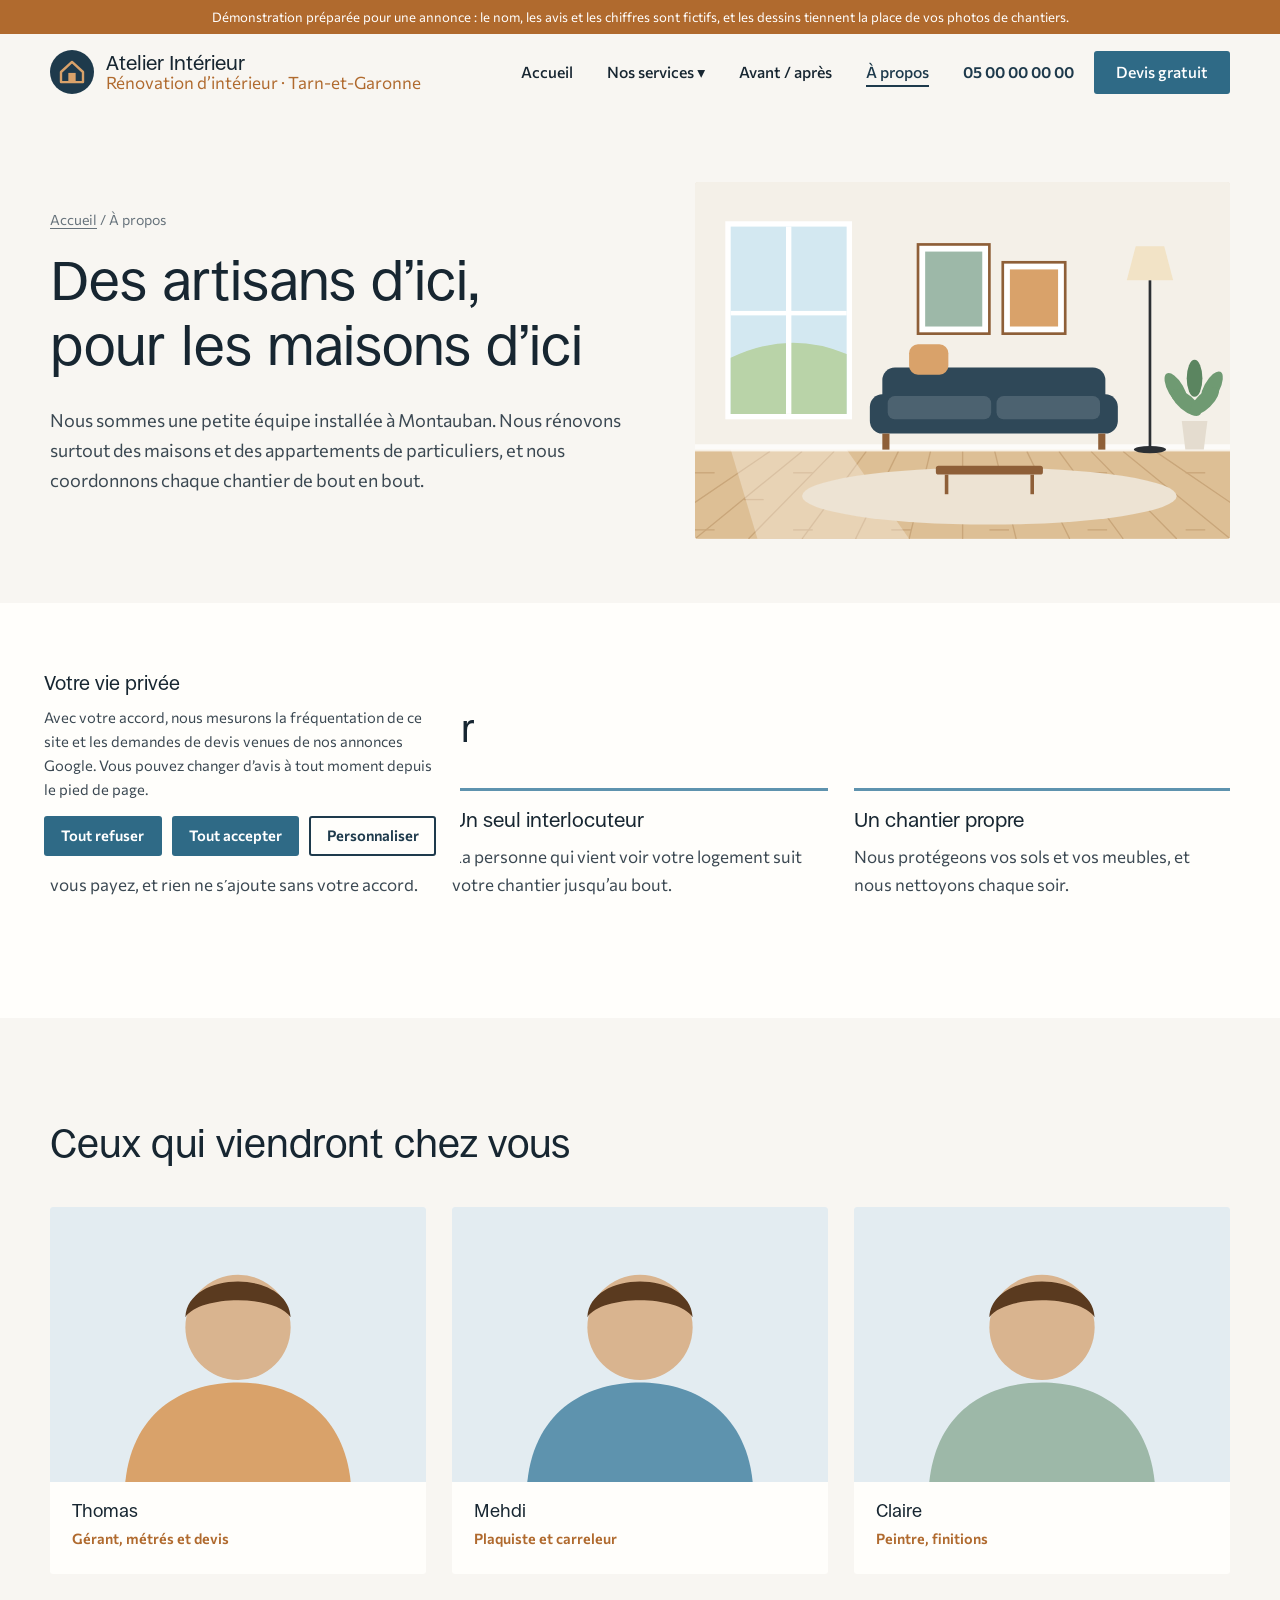
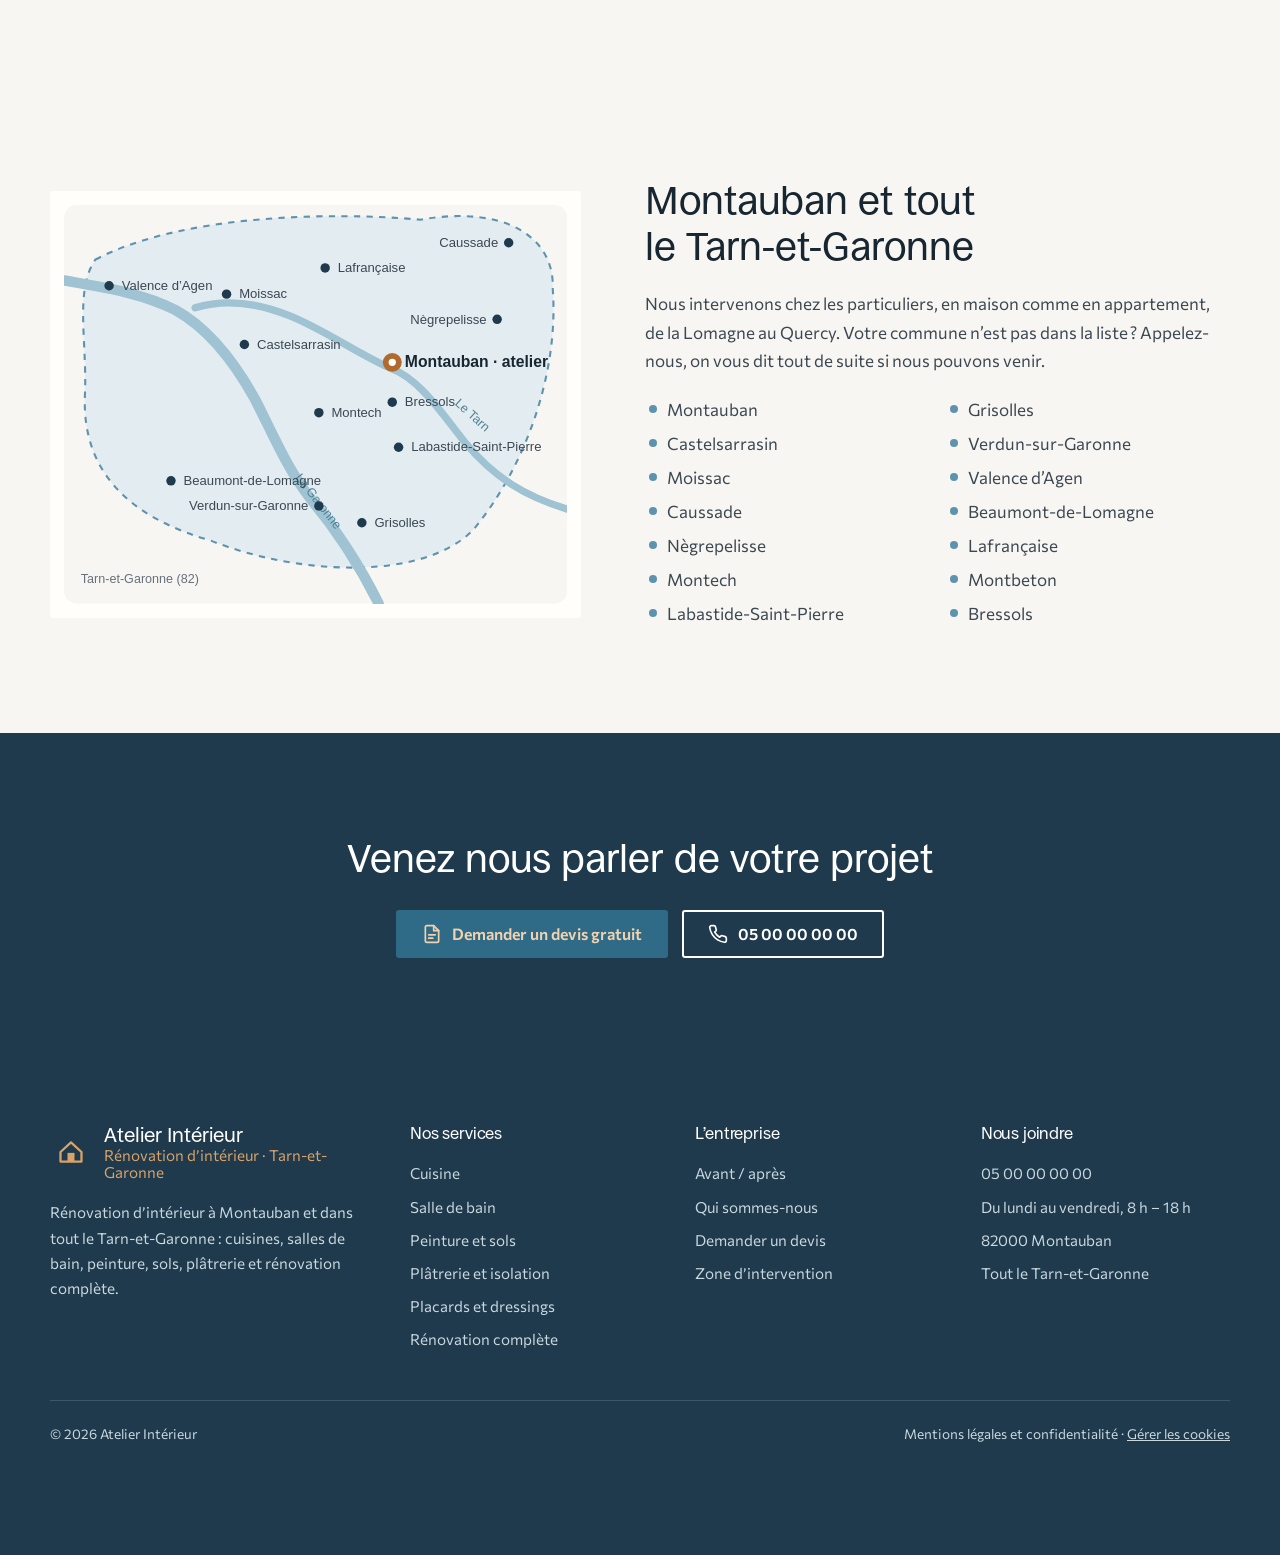
<file: a-propos.html>
<!doctype html>
<html lang="fr">
<head>
  <meta charset="utf-8">
  <meta name="viewport" content="width=device-width, initial-scale=1">
  <title>Qui sommes-nous : artisans à Montauban | Atelier Intérieur</title>
  <meta name="description" content="Une équipe d'artisans de la rénovation installée à Montauban, au service des particuliers du Tarn-et-Garonne.">
  <!-- Démonstration : hors des moteurs de recherche. Le vrai site sera indexé. -->
  <meta name="robots" content="noindex, nofollow">
  <!-- Vrai site : balise Google Ads chargée après accord cookies ; conversion comptée à l'envoi du formulaire de devis et au clic sur le téléphone. -->
  <meta property="og:type" content="website">
  <meta property="og:locale" content="fr_FR">
  <meta property="og:title" content="Qui sommes-nous : artisans à Montauban | Atelier Intérieur">
  <meta property="og:description" content="Une équipe d'artisans de la rénovation installée à Montauban, au service des particuliers du Tarn-et-Garonne.">
  <meta name="theme-color" content="#1E3A4C">
  <link rel="icon" href="data:image/svg+xml,%3Csvg%20xmlns%3D%22http%3A%2F%2Fwww.w3.org%2F2000%2Fsvg%22%20viewBox%3D%220%200%2048%2048%22%20aria-hidden%3D%22true%22%3E%3Ccircle%20cx%3D%2224%22%20cy%3D%2224%22%20r%3D%2224%22%20fill%3D%22%231E3A4C%22%2F%3E%3Cpath%20d%3D%22M12%2024%20L24%2013%20L36%2024%20V35%20H12Z%22%20fill%3D%22none%22%20stroke%3D%22%23D9A26A%22%20stroke-width%3D%222.6%22%20stroke-linejoin%3D%22round%22%2F%3E%3Crect%20x%3D%2220%22%20y%3D%2225%22%20width%3D%228%22%20height%3D%2210%22%20fill%3D%22%23D9A26A%22%2F%3E%3C%2Fsvg%3E">
  <link rel="preload" href="assets/fonts/ronzino.woff2" as="font" type="font/woff2" crossorigin>
  <link rel="preload" href="assets/fonts/commissioner.woff2" as="font" type="font/woff2" crossorigin>
  <link rel="stylesheet" href="assets/style.css">
  <link rel="stylesheet" href="assets/reprise.css">
</head>
<body>
  <div class="bandeau-demo">Démonstration préparée pour une annonce : le nom, les avis et les chiffres sont fictifs, et les dessins tiennent la place de vos photos de chantiers.</div>
  <header class="entete">
    <div class="conteneur">
      <a class="marque" href="index.html" aria-label="Atelier Intérieur, accueil"><svg viewBox="0 0 48 48" aria-hidden="true"><circle cx="24" cy="24" r="24" fill="#1E3A4C"/><path d="M12 24 L24 13 L36 24 V35 H12Z" fill="none" stroke="#D9A26A" stroke-width="2.6" stroke-linejoin="round"/><rect x="20" y="25" width="8" height="10" fill="#D9A26A"/></svg><span class="marque-nom"><strong>Atelier Intérieur</strong><span>Rénovation d’intérieur · Tarn-et-Garonne</span></span></a>
      <button class="bouton-menu" aria-label="Ouvrir le menu" aria-expanded="false" aria-controls="navigation"><span></span><span></span><span></span></button>
      <nav class="nav" id="navigation" aria-label="Navigation principale">
        <ul>
          <li><a href="index.html">Accueil</a></li>
          <li class="sous-menu"><button class="ouvrir-sous-menu" aria-expanded="false">Nos services ▾</button>
            <ul>
              <li><a href="cuisine.html">Rénovation de cuisine</a></li>
              <li><a href="salle-de-bain.html">Rénovation de salle de bain</a></li>
              <li><a href="peinture-sols-murs.html">Peinture, sols et murs</a></li>
              <li><a href="platrerie-isolation.html">Plâtrerie, cloisons et isolation</a></li>
              <li><a href="placards-dressing.html">Placards, dressings et menuiserie</a></li>
              <li><a href="renovation-complete.html">Rénovation complète</a></li>
            </ul>
          </li>
          <li><a href="realisations.html">Avant / après</a></li>
          <li><a href="a-propos.html" aria-current="page">À propos</a></li>
          <li><a class="tel-entete" href="tel:+33500000000">05 00 00 00 00</a></li>
          <li><a class="bouton" href="contact.html">Devis gratuit</a></li>
        </ul>
      </nav>
    </div>
  </header>
  <main>

    <section class="page-titre">
      <div class="conteneur">
        <div>
          <p class="fil"><a href="index.html">Accueil</a> / À propos</p>
          <h1>Des artisans d’ici, pour les maisons d’ici</h1>
          <p class="intro">Nous sommes une petite équipe installée à Montauban. Nous rénovons surtout des maisons et des appartements de particuliers, et nous coordonnons chaque chantier de bout en bout.</p>
        </div>
        <div class="illustration"><svg viewBox="0 0 600 400" role="img" aria-label="Séjour entièrement rénové : canapé, parquet, grande fenêtre" preserveAspectRatio="xMidYMid slice">
  <rect width="600" height="400" fill="#F4F0E8"/><rect y="300" width="600" height="100" fill="#DDBF95"/><line x1="84" y1="302" x2="-60" y2="400" stroke="#C9A67A" stroke-width="1.5"/><line x1="120" y1="302" x2="0" y2="400" stroke="#C9A67A" stroke-width="1.5"/><line x1="156" y1="302" x2="60" y2="400" stroke="#C9A67A" stroke-width="1.5"/><line x1="192" y1="302" x2="120" y2="400" stroke="#C9A67A" stroke-width="1.5"/><line x1="228" y1="302" x2="180" y2="400" stroke="#C9A67A" stroke-width="1.5"/><line x1="264" y1="302" x2="240" y2="400" stroke="#C9A67A" stroke-width="1.5"/><line x1="300" y1="302" x2="300" y2="400" stroke="#C9A67A" stroke-width="1.5"/><line x1="336" y1="302" x2="360" y2="400" stroke="#C9A67A" stroke-width="1.5"/><line x1="372" y1="302" x2="420" y2="400" stroke="#C9A67A" stroke-width="1.5"/><line x1="408" y1="302" x2="480" y2="400" stroke="#C9A67A" stroke-width="1.5"/><line x1="444" y1="302" x2="540" y2="400" stroke="#C9A67A" stroke-width="1.5"/><line x1="480" y1="302" x2="600" y2="400" stroke="#C9A67A" stroke-width="1.5"/><line x1="516" y1="302" x2="660" y2="400" stroke="#C9A67A" stroke-width="1.5"/><line x1="0" y1="326" x2="22" y2="326" stroke="#C9A67A" stroke-width="1.5"/><line x1="110" y1="326" x2="132" y2="326" stroke="#C9A67A" stroke-width="1.5"/><line x1="220" y1="326" x2="242" y2="326" stroke="#C9A67A" stroke-width="1.5"/><line x1="330" y1="326" x2="352" y2="326" stroke="#C9A67A" stroke-width="1.5"/><line x1="440" y1="326" x2="462" y2="326" stroke="#C9A67A" stroke-width="1.5"/><line x1="550" y1="326" x2="572" y2="326" stroke="#C9A67A" stroke-width="1.5"/><line x1="55" y1="356" x2="77" y2="356" stroke="#C9A67A" stroke-width="1.5"/><line x1="165" y1="356" x2="187" y2="356" stroke="#C9A67A" stroke-width="1.5"/><line x1="275" y1="356" x2="297" y2="356" stroke="#C9A67A" stroke-width="1.5"/><line x1="385" y1="356" x2="407" y2="356" stroke="#C9A67A" stroke-width="1.5"/><line x1="495" y1="356" x2="517" y2="356" stroke="#C9A67A" stroke-width="1.5"/><line x1="605" y1="356" x2="627" y2="356" stroke="#C9A67A" stroke-width="1.5"/><line x1="0" y1="390" x2="22" y2="390" stroke="#C9A67A" stroke-width="1.5"/><line x1="110" y1="390" x2="132" y2="390" stroke="#C9A67A" stroke-width="1.5"/><line x1="220" y1="390" x2="242" y2="390" stroke="#C9A67A" stroke-width="1.5"/><line x1="330" y1="390" x2="352" y2="390" stroke="#C9A67A" stroke-width="1.5"/><line x1="440" y1="390" x2="462" y2="390" stroke="#C9A67A" stroke-width="1.5"/><line x1="550" y1="390" x2="572" y2="390" stroke="#C9A67A" stroke-width="1.5"/>
  <rect y="294" width="600" height="8" fill="#FFFFFF" opacity=".75"/>
  <path d="M40 300 L170 300 L240 400 L70 400Z" fill="#FFFFFF" opacity=".3"/><rect x="34" y="44" width="142" height="222" fill="#FFFFFF"/><rect x="40" y="50" width="130" height="210" fill="#D3E8F1"/><path d="M40 197 Q105 165.5 170 192.8 V260 H40Z" fill="#B9D3A8"/><rect x="102" y="50" width="6" height="210" fill="#FFFFFF"/><rect x="40" y="144.5" width="130" height="5" fill="#FFFFFF"/><rect x="250" y="70" width="80" height="100" fill="#FFFFFF" stroke="#8E5F38" stroke-width="3"/><rect x="258" y="78" width="64" height="84" fill="#9DB8A8"/><rect x="345" y="90" width="70" height="80" fill="#FFFFFF" stroke="#8E5F38" stroke-width="3"/><rect x="353" y="98" width="54" height="64" fill="#D9A26A"/><ellipse cx="330" cy="352" rx="210" ry="32" fill="#EDE3D3"/><rect x="210" y="208" width="250" height="58" rx="14" fill="#2F4858"/><rect x="196" y="238" width="278" height="44" rx="14" fill="#2F4858"/><rect x="216" y="240" width="116" height="26" rx="8" fill="#FFFFFF" opacity=".14"/><rect x="338" y="240" width="116" height="26" rx="8" fill="#FFFFFF" opacity=".14"/><rect x="210" y="282" width="8" height="18" fill="#8E5F38"/><rect x="452" y="282" width="8" height="18" fill="#8E5F38"/><rect x="240" y="182" width="44" height="34" rx="10" fill="#D9A26A"/><rect x="270" y="318" width="120" height="10" rx="3" fill="#8E5F38"/><line x1="282" y1="328" x2="282" y2="350" stroke="#8E5F38" stroke-width="4"/><line x1="378" y1="328" x2="378" y2="350" stroke="#8E5F38" stroke-width="4"/><line x1="510" y1="300" x2="510" y2="110" stroke="#2B2F33" stroke-width="3"/><path d="M484 110 L536 110 L526 72 L494 72Z" fill="#F2E3C6"/><ellipse cx="510" cy="300" rx="18" ry="4" fill="#2B2F33"/><path d="M545.6 268 L574.4 268 L570.4 300 L549.6 300Z" fill="#E4DCCF"/><ellipse cx="539.2" cy="232.8" rx="8.8" ry="20.8" fill="#6F9A72" transform="rotate(-30 539.2 232.8)"/><ellipse cx="560" cy="220" rx="8.8" ry="20.8" fill="#5B8560" transform="rotate(0 560 220)"/><ellipse cx="579.2" cy="231.2" rx="8.8" ry="20.8" fill="#6F9A72" transform="rotate(28 579.2 231.2)"/><ellipse cx="550.4" cy="247.2" rx="8.8" ry="20.8" fill="#6F9A72" transform="rotate(-50 550.4 247.2)"/><ellipse cx="571.2" cy="245.6" rx="8.8" ry="20.8" fill="#6F9A72" transform="rotate(46 571.2 245.6)"/></svg></div>
      </div>
    </section>
    <section class="fond-blanc">
      <div class="conteneur">
        <span class="surtitre">Ce qui compte pour nous</span>
        <h2>Notre façon de travailler</h2>
        <div class="valeurs">
          <div><h3>Un devis qu’on comprend</h3><p>Chaque poste est détaillé : vous savez ce que vous payez, et rien ne s’ajoute sans votre accord.</p></div>
          <div><h3>Un seul interlocuteur</h3><p>La personne qui vient voir votre logement suit votre chantier jusqu’au bout.</p></div>
          <div><h3>Un chantier propre</h3><p>Nous protégeons vos sols et vos meubles, et nous nettoyons chaque soir.</p></div>
        </div>
      </div>
    </section>
    <section>
      <div class="conteneur">
        <span class="surtitre">L’équipe</span>
        <h2>Ceux qui viendront chez vous</h2>
        <div class="equipe">
          <div class="membre"><svg viewBox="0 0 300 220" role="img" aria-label="Portrait de Thomas, à remplacer par une photo"><rect width="300" height="220" fill="#E3ECF1"/><circle cx="150" cy="96" r="42" fill="#D9B48F"/><path d="M60 220 C66 160 110 140 150 140 C190 140 234 160 240 220Z" fill="#D9A26A"/><path d="M108 88 C110 50 190 50 192 88 C180 70 120 70 108 88Z" fill="#5A3A1F"/></svg><div class="corps"><h3>Thomas</h3><span class="role">Gérant, métrés et devis</span></div></div>
          <div class="membre"><svg viewBox="0 0 300 220" role="img" aria-label="Portrait de Mehdi, à remplacer par une photo"><rect width="300" height="220" fill="#E3ECF1"/><circle cx="150" cy="96" r="42" fill="#D9B48F"/><path d="M60 220 C66 160 110 140 150 140 C190 140 234 160 240 220Z" fill="#5E93AE"/><path d="M108 88 C110 50 190 50 192 88 C180 70 120 70 108 88Z" fill="#5A3A1F"/></svg><div class="corps"><h3>Mehdi</h3><span class="role">Plaquiste et carreleur</span></div></div>
          <div class="membre"><svg viewBox="0 0 300 220" role="img" aria-label="Portrait de Claire, à remplacer par une photo"><rect width="300" height="220" fill="#E3ECF1"/><circle cx="150" cy="96" r="42" fill="#D9B48F"/><path d="M60 220 C66 160 110 140 150 140 C190 140 234 160 240 220Z" fill="#9DB8A8"/><path d="M108 88 C110 50 190 50 192 88 C180 70 120 70 108 88Z" fill="#5A3A1F"/></svg><div class="corps"><h3>Claire</h3><span class="role">Peintre, finitions</span></div></div>
        </div>
      </div>
    </section>
    
    <section id="zone">
      <div class="conteneur bloc-zone">
        <div class="carte-zone"><svg viewBox="80 40 480 380" role="img" aria-label="Carte de notre zone d'intervention dans le Tarn-et-Garonne" font-family="Inter, sans-serif">
    <rect x="80" y="40" width="480" height="380" fill="#F8F6F2" rx="12"/>
    <path d="M110 92 C190 50 330 46 420 54 C500 40 548 70 546 120 C552 200 520 290 470 350 C420 400 300 392 220 360 C150 340 96 300 100 220 C102 170 90 120 110 92Z" fill="#E3ECF1" stroke="#5E93AE" stroke-width="2" stroke-dasharray="6 6"/>
    <path d="M380 420 C360 380 340 350 315 320 C292 290 280 260 262 225 C246 196 222 160 186 140 C150 122 112 118 80 112" fill="none" stroke="#9FC3D2" stroke-width="10" stroke-linecap="round"/>
    <path d="M560 330 C520 318 490 300 462 266 C440 238 418 205 392 196 C360 182 330 160 296 146 C262 132 232 130 205 138" fill="none" stroke="#9FC3D2" stroke-width="7" stroke-linecap="round"/>
    <text x="300" y="300" font-size="12" fill="#4F8297" transform="rotate(52 300 300)">La Garonne</text>
    <text x="452" y="230" font-size="12" fill="#4F8297" transform="rotate(42 452 230)">Le Tarn</text>
    <text x="96" y="400" font-size="12" fill="#66727B">Tarn-et-Garonne (82)</text>
    <g><circle cx="393" cy="190" r="9" fill="#B06A2E"/><circle cx="393" cy="190" r="3.5" fill="#fff"/><text x="405" y="194" font-size="15" font-weight="700" text-anchor="start" fill="#172631">Montauban · atelier</text></g><g><circle cx="252" cy="173" r="4.5" fill="#1E3A4C"/><text x="264" y="177" font-size="12.5"  text-anchor="start" fill="#3B4852">Castelsarrasin</text></g><g><circle cx="235" cy="125" r="4.5" fill="#1E3A4C"/><text x="247" y="129" font-size="12.5"  text-anchor="start" fill="#3B4852">Moissac</text></g><g><circle cx="504" cy="76" r="4.5" fill="#1E3A4C"/><text x="494" y="80" font-size="12.5"  text-anchor="end" fill="#3B4852">Caussade</text></g><g><circle cx="493" cy="149" r="4.5" fill="#1E3A4C"/><text x="483" y="153" font-size="12.5"  text-anchor="end" fill="#3B4852">Nègrepelisse</text></g><g><circle cx="323" cy="238" r="4.5" fill="#1E3A4C"/><text x="335" y="242" font-size="12.5"  text-anchor="start" fill="#3B4852">Montech</text></g><g><circle cx="399" cy="271" r="4.5" fill="#1E3A4C"/><text x="411" y="275" font-size="12.5"  text-anchor="start" fill="#3B4852">Labastide-Saint-Pierre</text></g><g><circle cx="364" cy="343" r="4.5" fill="#1E3A4C"/><text x="376" y="347" font-size="12.5"  text-anchor="start" fill="#3B4852">Grisolles</text></g><g><circle cx="323" cy="327" r="4.5" fill="#1E3A4C"/><text x="313" y="331" font-size="12.5"  text-anchor="end" fill="#3B4852">Verdun-sur-Garonne</text></g><g><circle cx="123" cy="117" r="4.5" fill="#1E3A4C"/><text x="135" y="121" font-size="12.5"  text-anchor="start" fill="#3B4852">Valence d’Agen</text></g><g><circle cx="182" cy="303" r="4.5" fill="#1E3A4C"/><text x="194" y="307" font-size="12.5"  text-anchor="start" fill="#3B4852">Beaumont-de-Lomagne</text></g><g><circle cx="329" cy="100" r="4.5" fill="#1E3A4C"/><text x="341" y="104" font-size="12.5"  text-anchor="start" fill="#3B4852">Lafrançaise</text></g><g><circle cx="393" cy="228" r="4.5" fill="#1E3A4C"/><text x="405" y="232" font-size="12.5"  text-anchor="start" fill="#3B4852">Bressols</text></g>
  </svg></div>
        <div>
          <span class="surtitre">Zone d’intervention</span>
          <h2>Montauban et tout le Tarn-et-Garonne</h2>
          <p>Nous intervenons chez les particuliers, en maison comme en appartement, de la Lomagne au Quercy. Votre commune n’est pas dans la liste ? Appelez-nous, on vous dit tout de suite si nous pouvons venir.</p>
          <ul class="communes"><li>Montauban</li><li>Castelsarrasin</li><li>Moissac</li><li>Caussade</li><li>Nègrepelisse</li><li>Montech</li><li>Labastide-Saint-Pierre</li><li>Grisolles</li><li>Verdun-sur-Garonne</li><li>Valence d’Agen</li><li>Beaumont-de-Lomagne</li><li>Lafrançaise</li><li>Montbeton</li><li>Bressols</li></ul>
        </div>
      </div>
    </section>
    <section class="fond-foret appel">
      <div class="conteneur"><h2>Venez nous parler de votre projet</h2><div class="boutons"><a class="bouton" href="contact.html"><svg viewBox="0 0 24 24" fill="none" stroke="currentColor" stroke-width="2" stroke-linecap="round" stroke-linejoin="round" aria-hidden="true"><path d="M14 2H6a2 2 0 0 0-2 2v16a2 2 0 0 0 2 2h12a2 2 0 0 0 2-2V8z"/><path d="M14 2v6h6M8 13h8M8 17h5"/></svg>Demander un devis gratuit</a><a class="bouton bouton-ligne" href="tel:+33500000000"><svg viewBox="0 0 24 24" fill="none" stroke="currentColor" stroke-width="2" stroke-linecap="round" stroke-linejoin="round" aria-hidden="true"><path d="M22 16.9v3a2 2 0 0 1-2.2 2 19.8 19.8 0 0 1-8.6-3.1 19.5 19.5 0 0 1-6-6A19.8 19.8 0 0 1 2.1 4.2 2 2 0 0 1 4.1 2h3a2 2 0 0 1 2 1.7c.1.9.4 1.8.7 2.7a2 2 0 0 1-.5 2.1L8 9.8a16 16 0 0 0 6 6l1.3-1.3a2 2 0 0 1 2.1-.4c.9.3 1.8.6 2.7.7a2 2 0 0 1 1.7 2z"/></svg>05 00 00 00 00</a></div></div>
    </section>
  </main>
  <footer class="pied">
    <div class="conteneur">
      <div class="grille">
        <div>
          <a class="marque" href="index.html" aria-label="Accueil"><svg viewBox="0 0 48 48" aria-hidden="true"><circle cx="24" cy="24" r="24" fill="#1E3A4C"/><path d="M12 24 L24 13 L36 24 V35 H12Z" fill="none" stroke="#D9A26A" stroke-width="2.6" stroke-linejoin="round"/><rect x="20" y="25" width="8" height="10" fill="#D9A26A"/></svg><span class="marque-nom"><strong>Atelier Intérieur</strong><span>Rénovation d’intérieur · Tarn-et-Garonne</span></span></a>
          <p style="margin-top:20px;max-width:330px">Rénovation d’intérieur à Montauban et dans tout le Tarn-et-Garonne : cuisines, salles de bain, peinture, sols, plâtrerie et rénovation complète.</p>
        </div>
        <div>
          <h4>Nos services</h4>
          <ul><li><a href="cuisine.html">Cuisine</a></li><li><a href="salle-de-bain.html">Salle de bain</a></li><li><a href="peinture-sols-murs.html">Peinture et sols</a></li><li><a href="platrerie-isolation.html">Plâtrerie et isolation</a></li><li><a href="placards-dressing.html">Placards et dressings</a></li><li><a href="renovation-complete.html">Rénovation complète</a></li></ul>
        </div>
        <div>
          <h4>L’entreprise</h4>
          <ul><li><a href="realisations.html">Avant / après</a></li><li><a href="a-propos.html">Qui sommes-nous</a></li><li><a href="contact.html">Demander un devis</a></li><li><a href="contact.html#zone">Zone d’intervention</a></li></ul>
        </div>
        <div>
          <h4>Nous joindre</h4>
          <ul><li><a href="tel:+33500000000">05 00 00 00 00</a></li><li>Du lundi au vendredi, 8 h – 18 h</li><li>82000 Montauban</li><li>Tout le Tarn-et-Garonne</li></ul>
        </div>
      </div>
      <div class="pied-bas">
        <span>© <span data-annee>2026</span> Atelier Intérieur</span>
        <span><a href="mentions-legales.html">Mentions légales et confidentialité</a> · <button class="lien-bouton" data-gerer-cookies>Gérer les cookies</button></span>
      </div>
    </div>
  </footer>
  <div class="barre-mobile">
    <a class="bouton bouton-ligne" href="tel:+33500000000"><svg viewBox="0 0 24 24" fill="none" stroke="currentColor" stroke-width="2" stroke-linecap="round" stroke-linejoin="round" aria-hidden="true"><path d="M22 16.9v3a2 2 0 0 1-2.2 2 19.8 19.8 0 0 1-8.6-3.1 19.5 19.5 0 0 1-6-6A19.8 19.8 0 0 1 2.1 4.2 2 2 0 0 1 4.1 2h3a2 2 0 0 1 2 1.7c.1.9.4 1.8.7 2.7a2 2 0 0 1-.5 2.1L8 9.8a16 16 0 0 0 6 6l1.3-1.3a2 2 0 0 1 2.1-.4c.9.3 1.8.6 2.7.7a2 2 0 0 1 1.7 2z"/></svg>Appeler</a>
    <a class="bouton" href="contact.html"><svg viewBox="0 0 24 24" fill="none" stroke="currentColor" stroke-width="2" stroke-linecap="round" stroke-linejoin="round" aria-hidden="true"><path d="M14 2H6a2 2 0 0 0-2 2v16a2 2 0 0 0 2 2h12a2 2 0 0 0 2-2V8z"/><path d="M14 2v6h6M8 13h8M8 17h5"/></svg>Demander un devis</a>
  </div>
  <div class="cookies" role="dialog" aria-labelledby="cookies-titre">
    <h2 id="cookies-titre">Votre vie privée</h2>
    <p>Avec votre accord, nous mesurons la fréquentation de ce site et les demandes de devis venues de nos annonces Google. Vous pouvez changer d’avis à tout moment depuis le pied de page.</p>
    <div class="cookies-actions">
      <button class="bouton" data-cookies="refuser">Tout refuser</button>
      <button class="bouton" data-cookies="accepter">Tout accepter</button>
      <button class="bouton bouton-ligne" data-cookies="personnaliser">Personnaliser</button>
    </div>
    <div class="cookies-detail">
      <div class="categorie"><div><strong>Nécessaires</strong><span>Mémorisent votre choix pendant six mois. Toujours actifs.</span></div><input type="checkbox" class="interrupteur" checked disabled aria-label="Cookies nécessaires, toujours actifs"></div>
      <div class="categorie"><div><strong>Mesure et annonces</strong><span>Statistiques de fréquentation et suivi des demandes venues de nos annonces Google Ads, sans revente.</span></div><input type="checkbox" class="interrupteur" id="mesure-audience" aria-label="Mesure et annonces"></div>
      <div class="cookies-actions"><button class="bouton" data-cookies="enregistrer">Enregistrer mes choix</button></div>
    </div>
  </div>
  <script src="assets/site.js" defer></script>
</body>
</html>
</file>
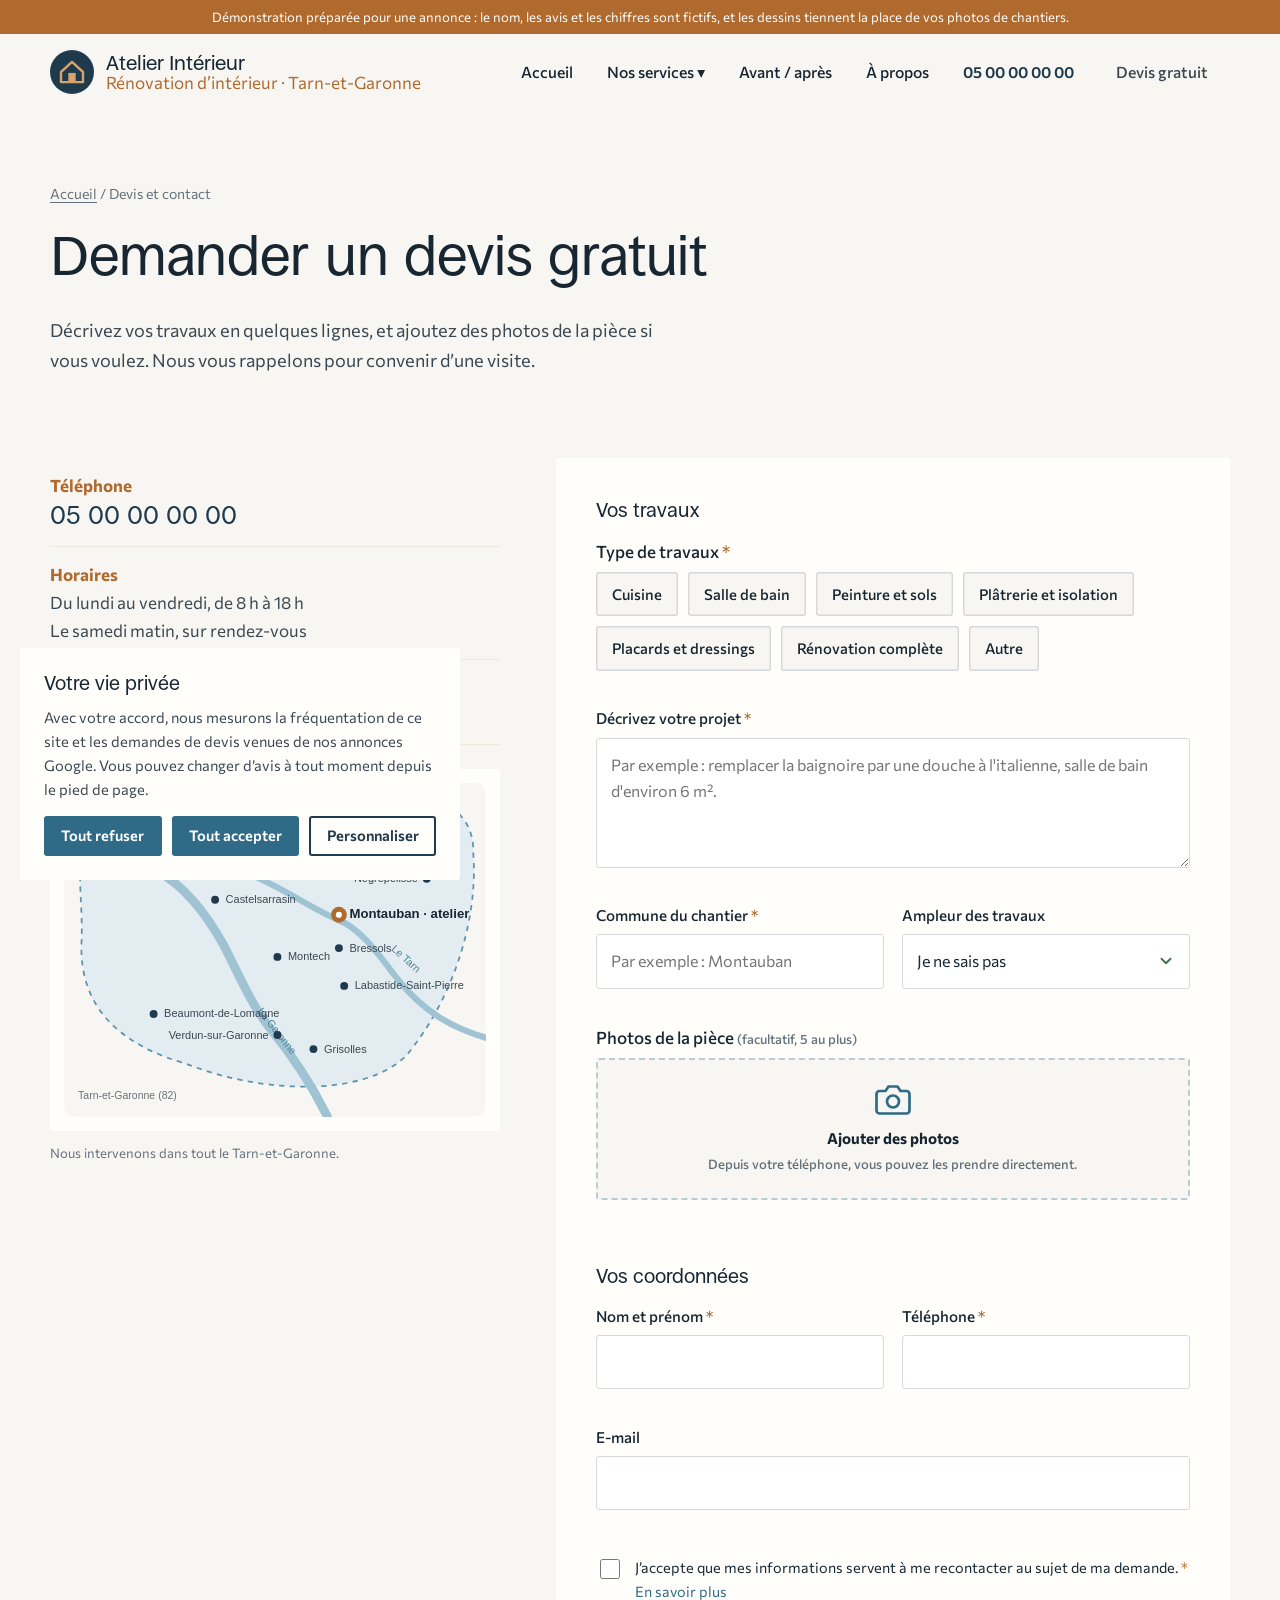
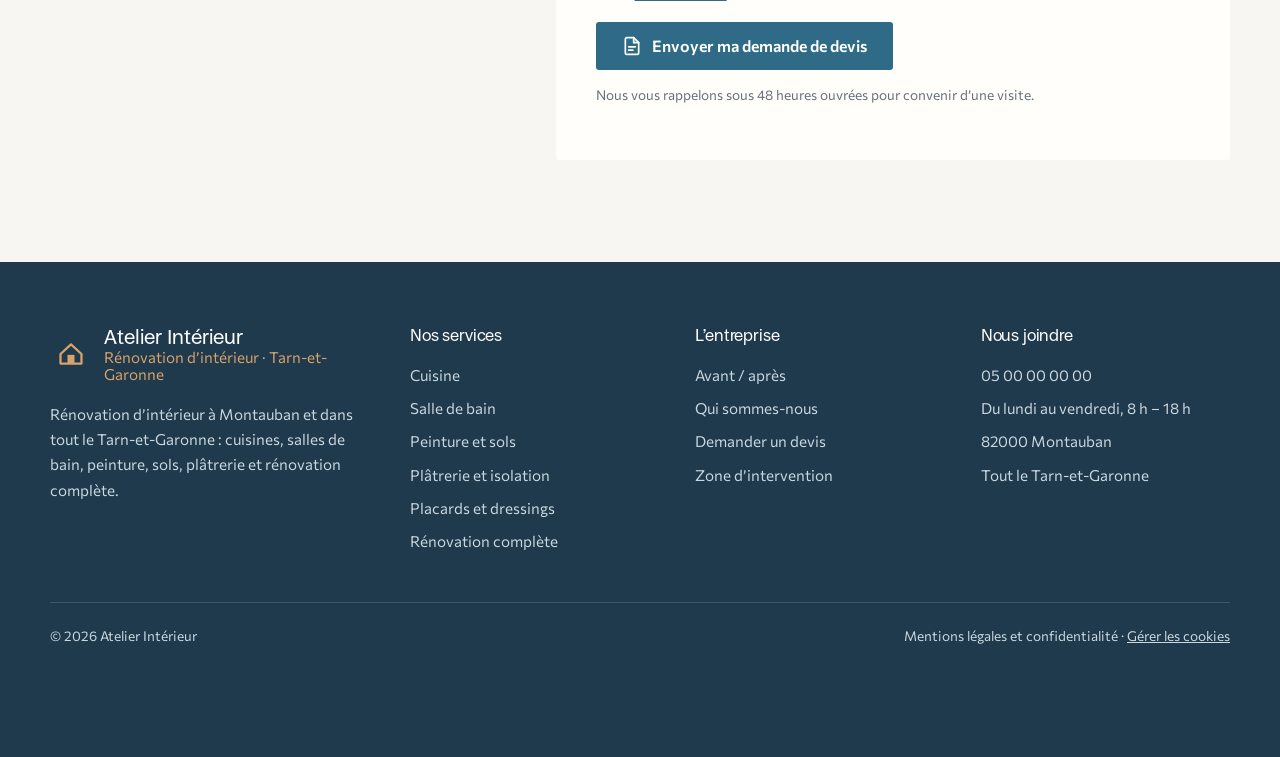
<file: contact.html>
<!doctype html>
<html lang="fr">
<head>
  <meta charset="utf-8">
  <meta name="viewport" content="width=device-width, initial-scale=1">
  <title>Demande de devis gratuit | Atelier Intérieur, rénovation à Montauban</title>
  <meta name="description" content="Demandez un devis gratuit pour vos travaux de rénovation : décrivez votre projet et envoyez une photo de la pièce. Réponse sous 48 heures ouvrées.">
  <!-- Démonstration : hors des moteurs de recherche. Le vrai site sera indexé. -->
  <meta name="robots" content="noindex, nofollow">
  <!-- Vrai site : balise Google Ads chargée après accord cookies ; conversion comptée à l'envoi du formulaire de devis et au clic sur le téléphone. -->
  <meta property="og:type" content="website">
  <meta property="og:locale" content="fr_FR">
  <meta property="og:title" content="Demande de devis gratuit | Atelier Intérieur, rénovation à Montauban">
  <meta property="og:description" content="Demandez un devis gratuit pour vos travaux de rénovation : décrivez votre projet et envoyez une photo de la pièce. Réponse sous 48 heures ouvrées.">
  <meta name="theme-color" content="#1E3A4C">
  <link rel="icon" href="data:image/svg+xml,%3Csvg%20xmlns%3D%22http%3A%2F%2Fwww.w3.org%2F2000%2Fsvg%22%20viewBox%3D%220%200%2048%2048%22%20aria-hidden%3D%22true%22%3E%3Ccircle%20cx%3D%2224%22%20cy%3D%2224%22%20r%3D%2224%22%20fill%3D%22%231E3A4C%22%2F%3E%3Cpath%20d%3D%22M12%2024%20L24%2013%20L36%2024%20V35%20H12Z%22%20fill%3D%22none%22%20stroke%3D%22%23D9A26A%22%20stroke-width%3D%222.6%22%20stroke-linejoin%3D%22round%22%2F%3E%3Crect%20x%3D%2220%22%20y%3D%2225%22%20width%3D%228%22%20height%3D%2210%22%20fill%3D%22%23D9A26A%22%2F%3E%3C%2Fsvg%3E">

  <link rel="preload" href="assets/fonts/ronzino.woff2" as="font" type="font/woff2" crossorigin>
  <link rel="preload" href="assets/fonts/commissioner.woff2" as="font" type="font/woff2" crossorigin>
  <link rel="stylesheet" href="assets/style.css">
  <link rel="stylesheet" href="assets/reprise.css">

  <script type="application/ld+json">{"@context":"https://schema.org","@type":"HomeAndConstructionBusiness","name":"Atelier Intérieur","description":"Rénovation d’intérieur à Montauban et dans le Tarn-et-Garonne : cuisines, salles de bain, peinture, sols, plâtrerie et rénovation complète.","telephone":"+33500000000","address":{"@type":"PostalAddress","addressLocality":"Montauban","postalCode":"82000","addressRegion":"Tarn-et-Garonne","addressCountry":"FR"},"areaServed":[{"@type":"AdministrativeArea","name":"Tarn-et-Garonne"},{"@type":"City","name":"Montauban"},{"@type":"City","name":"Castelsarrasin"},{"@type":"City","name":"Moissac"},{"@type":"City","name":"Caussade"},{"@type":"City","name":"Nègrepelisse"},{"@type":"City","name":"Montech"},{"@type":"City","name":"Labastide-Saint-Pierre"},{"@type":"City","name":"Grisolles"},{"@type":"City","name":"Verdun-sur-Garonne"},{"@type":"City","name":"Valence d’Agen"},{"@type":"City","name":"Beaumont-de-Lomagne"},{"@type":"City","name":"Lafrançaise"},{"@type":"City","name":"Montbeton"},{"@type":"City","name":"Bressols"}],"openingHours":"Mo-Fr 08:00-18:00","priceRange":"Devis gratuit"}</script>
</head>
<body>
  <div class="bandeau-demo">Démonstration préparée pour une annonce : le nom, les avis et les chiffres sont fictifs, et les dessins tiennent la place de vos photos de chantiers.</div>
  <header class="entete">
    <div class="conteneur">
      <a class="marque" href="index.html" aria-label="Atelier Intérieur, accueil"><svg viewBox="0 0 48 48" aria-hidden="true"><circle cx="24" cy="24" r="24" fill="#1E3A4C"/><path d="M12 24 L24 13 L36 24 V35 H12Z" fill="none" stroke="#D9A26A" stroke-width="2.6" stroke-linejoin="round"/><rect x="20" y="25" width="8" height="10" fill="#D9A26A"/></svg><span class="marque-nom"><strong>Atelier Intérieur</strong><span>Rénovation d’intérieur · Tarn-et-Garonne</span></span></a>
      <button class="bouton-menu" aria-label="Ouvrir le menu" aria-expanded="false" aria-controls="navigation"><span></span><span></span><span></span></button>
      <nav class="nav" id="navigation" aria-label="Navigation principale">
        <ul>
          <li><a href="index.html">Accueil</a></li>
          <li class="sous-menu"><button class="ouvrir-sous-menu" aria-expanded="false">Nos services ▾</button>
            <ul>
              <li><a href="cuisine.html">Rénovation de cuisine</a></li>
              <li><a href="salle-de-bain.html">Rénovation de salle de bain</a></li>
              <li><a href="peinture-sols-murs.html">Peinture, sols et murs</a></li>
              <li><a href="platrerie-isolation.html">Plâtrerie, cloisons et isolation</a></li>
              <li><a href="placards-dressing.html">Placards, dressings et menuiserie</a></li>
              <li><a href="renovation-complete.html">Rénovation complète</a></li>
            </ul>
          </li>
          <li><a href="realisations.html">Avant / après</a></li>
          <li><a href="a-propos.html">À propos</a></li>
          <li><a class="tel-entete" href="tel:+33500000000">05 00 00 00 00</a></li>
          <li><a class="bouton" href="contact.html" aria-current="page">Devis gratuit</a></li>
        </ul>
      </nav>
    </div>
  </header>
  <main>

    <section class="page-titre simple">
      <div class="conteneur">
        <div>
          <p class="fil"><a href="index.html">Accueil</a> / Devis et contact</p>
          <h1>Demander un devis gratuit</h1>
          <p class="intro">Décrivez vos travaux en quelques lignes, et ajoutez des photos de la pièce si vous voulez. Nous vous rappelons pour convenir d’une visite.</p>
        </div>
      </div>
    </section>
    <section style="padding-top:0">
      <div class="conteneur bloc-contact">
        <aside id="zone">
          <ul class="coordonnees">
            <li><strong>Téléphone</strong><a class="tel-gros" href="tel:+33500000000">05 00 00 00 00</a></li>
            <li><strong>Horaires</strong>Du lundi au vendredi, de 8 h à 18 h<br>Le samedi matin, sur rendez-vous</li>
            <li><strong>Atelier</strong>82000 Montauban</li>
          </ul>
          <div class="carte-zone"><svg viewBox="80 40 480 380" role="img" aria-label="Carte de notre zone d'intervention dans le Tarn-et-Garonne" font-family="Inter, sans-serif">
    <rect x="80" y="40" width="480" height="380" fill="#F8F6F2" rx="12"/>
    <path d="M110 92 C190 50 330 46 420 54 C500 40 548 70 546 120 C552 200 520 290 470 350 C420 400 300 392 220 360 C150 340 96 300 100 220 C102 170 90 120 110 92Z" fill="#E3ECF1" stroke="#5E93AE" stroke-width="2" stroke-dasharray="6 6"/>
    <path d="M380 420 C360 380 340 350 315 320 C292 290 280 260 262 225 C246 196 222 160 186 140 C150 122 112 118 80 112" fill="none" stroke="#9FC3D2" stroke-width="10" stroke-linecap="round"/>
    <path d="M560 330 C520 318 490 300 462 266 C440 238 418 205 392 196 C360 182 330 160 296 146 C262 132 232 130 205 138" fill="none" stroke="#9FC3D2" stroke-width="7" stroke-linecap="round"/>
    <text x="300" y="300" font-size="12" fill="#4F8297" transform="rotate(52 300 300)">La Garonne</text>
    <text x="452" y="230" font-size="12" fill="#4F8297" transform="rotate(42 452 230)">Le Tarn</text>
    <text x="96" y="400" font-size="12" fill="#66727B">Tarn-et-Garonne (82)</text>
    <g><circle cx="393" cy="190" r="9" fill="#B06A2E"/><circle cx="393" cy="190" r="3.5" fill="#fff"/><text x="405" y="194" font-size="15" font-weight="700" text-anchor="start" fill="#172631">Montauban · atelier</text></g><g><circle cx="252" cy="173" r="4.5" fill="#1E3A4C"/><text x="264" y="177" font-size="12.5"  text-anchor="start" fill="#3B4852">Castelsarrasin</text></g><g><circle cx="235" cy="125" r="4.5" fill="#1E3A4C"/><text x="247" y="129" font-size="12.5"  text-anchor="start" fill="#3B4852">Moissac</text></g><g><circle cx="504" cy="76" r="4.5" fill="#1E3A4C"/><text x="494" y="80" font-size="12.5"  text-anchor="end" fill="#3B4852">Caussade</text></g><g><circle cx="493" cy="149" r="4.5" fill="#1E3A4C"/><text x="483" y="153" font-size="12.5"  text-anchor="end" fill="#3B4852">Nègrepelisse</text></g><g><circle cx="323" cy="238" r="4.5" fill="#1E3A4C"/><text x="335" y="242" font-size="12.5"  text-anchor="start" fill="#3B4852">Montech</text></g><g><circle cx="399" cy="271" r="4.5" fill="#1E3A4C"/><text x="411" y="275" font-size="12.5"  text-anchor="start" fill="#3B4852">Labastide-Saint-Pierre</text></g><g><circle cx="364" cy="343" r="4.5" fill="#1E3A4C"/><text x="376" y="347" font-size="12.5"  text-anchor="start" fill="#3B4852">Grisolles</text></g><g><circle cx="323" cy="327" r="4.5" fill="#1E3A4C"/><text x="313" y="331" font-size="12.5"  text-anchor="end" fill="#3B4852">Verdun-sur-Garonne</text></g><g><circle cx="123" cy="117" r="4.5" fill="#1E3A4C"/><text x="135" y="121" font-size="12.5"  text-anchor="start" fill="#3B4852">Valence d’Agen</text></g><g><circle cx="182" cy="303" r="4.5" fill="#1E3A4C"/><text x="194" y="307" font-size="12.5"  text-anchor="start" fill="#3B4852">Beaumont-de-Lomagne</text></g><g><circle cx="329" cy="100" r="4.5" fill="#1E3A4C"/><text x="341" y="104" font-size="12.5"  text-anchor="start" fill="#3B4852">Lafrançaise</text></g><g><circle cx="393" cy="228" r="4.5" fill="#1E3A4C"/><text x="405" y="232" font-size="12.5"  text-anchor="start" fill="#3B4852">Bressols</text></g>
  </svg></div>
          <p class="petit" style="margin-top:12px">Nous intervenons dans tout le Tarn-et-Garonne.</p>
        </aside>
        <div>
          <form data-formulaire aria-label="Formulaire de demande de devis">
            <fieldset>
              <legend>Vos travaux</legend>
              <div class="champ plein">
                <span id="travaux-libelle" style="font-weight:500;color:var(--encre)">Type de travaux <span class="obligatoire">*</span></span>
                <div class="puces" data-requis-groupe role="group" aria-labelledby="travaux-libelle">
                  <label><input type="checkbox" name="travaux" value="cuisine"><span>Cuisine</span></label>
                  <label><input type="checkbox" name="travaux" value="salle-de-bain"><span>Salle de bain</span></label>
                  <label><input type="checkbox" name="travaux" value="peinture-sols-murs"><span>Peinture et sols</span></label>
                  <label><input type="checkbox" name="travaux" value="platrerie-isolation"><span>Plâtrerie et isolation</span></label>
                  <label><input type="checkbox" name="travaux" value="placards-dressing"><span>Placards et dressings</span></label>
                  <label><input type="checkbox" name="travaux" value="renovation-complete"><span>Rénovation complète</span></label>
                  <label><input type="checkbox" name="travaux" value="autre"><span>Autre</span></label>
                </div>
                <span class="erreur" aria-live="polite"></span>
              </div>
              <div class="champs" style="margin-top:16px">
                <div class="champ plein"><label for="projet">Décrivez votre projet <span class="obligatoire">*</span></label><textarea id="projet" name="projet" required placeholder="Par exemple : remplacer la baignoire par une douche à l'italienne, salle de bain d'environ 6 m²."></textarea><span class="erreur" aria-live="polite"></span></div>
                <div class="champ"><label for="commune">Commune du chantier <span class="obligatoire">*</span></label>
                  <div class="combo">
                    <input type="text" id="commune" name="commune" required autocomplete="off" placeholder="Par exemple : Montauban" role="combobox" aria-autocomplete="list" aria-expanded="false" aria-controls="suggestions-communes" data-communes='["Montauban","Castelsarrasin","Moissac","Caussade","Nègrepelisse","Montech","Labastide-Saint-Pierre","Grisolles","Verdun-sur-Garonne","Valence d&#39;Agen","Beaumont-de-Lomagne","Lafrançaise","Montbeton","Bressols"]'>
                    <ul class="suggestions" id="suggestions-communes" role="listbox" aria-label="Communes de notre zone" hidden></ul>
                  </div>
                  <span class="erreur" aria-live="polite"></span></div>
                <div class="champ"><label for="ampleur">Ampleur des travaux</label><select id="ampleur" name="ampleur"><option value="">Je ne sais pas</option><option>Une pièce</option><option>Deux ou trois pièces</option><option>Tout le logement</option></select><span class="erreur"></span></div>
                <div class="champ plein">
                  <span style="font-weight:500;color:var(--encre)">Photos de la pièce <span class="petit">(facultatif, 5 au plus)</span></span>
                  <label class="depot" for="photos"><svg viewBox="0 0 24 24" fill="none" stroke="currentColor" stroke-width="1.8" stroke-linecap="round" stroke-linejoin="round" aria-hidden="true"><path d="M23 19a2 2 0 0 1-2 2H3a2 2 0 0 1-2-2V8a2 2 0 0 1 2-2h4l2-3h6l2 3h4a2 2 0 0 1 2 2z"/><circle cx="12" cy="13" r="4"/></svg><strong>Ajouter des photos</strong><br><span class="petit">Depuis votre téléphone, vous pouvez les prendre directement.</span><input type="file" id="photos" name="photos" accept="image/*" multiple data-apercu="apercus"></label>
                  <div class="apercus" id="apercus"></div>
                  <span class="erreur" aria-live="polite"></span>
                </div>
              </div>
            </fieldset>
            <fieldset>
              <legend>Vos coordonnées</legend>
              <div class="champs">
                <div class="champ"><label for="nom">Nom et prénom <span class="obligatoire">*</span></label><input type="text" id="nom" name="nom" required autocomplete="name"><span class="erreur" aria-live="polite"></span></div>
                <div class="champ"><label for="telephone">Téléphone <span class="obligatoire">*</span></label><input type="tel" id="telephone" name="telephone" required autocomplete="tel" pattern="[0-9 +.\(\)\-]{10,}"><span class="erreur" aria-live="polite"></span></div>
                <div class="champ plein"><label for="email">E-mail</label><input type="email" id="email" name="email" autocomplete="email"><span class="erreur" aria-live="polite"></span></div>
              </div>
            </fieldset>
            <div class="pot-de-miel" aria-hidden="true"><label for="site-web">Ne pas remplir</label><input type="text" id="site-web" name="site-web" tabindex="-1" autocomplete="off"></div>
            <label class="accord"><input type="checkbox" name="accord"><span>J’accepte que mes informations servent à me recontacter au sujet de ma demande. <span class="obligatoire">*</span> <a href="mentions-legales.html#donnees">En savoir plus</a></span></label>
            <span class="erreur erreur-accord" aria-live="polite"></span>
            <div class="boutons" style="margin-top:18px"><button class="bouton" type="submit"><svg viewBox="0 0 24 24" fill="none" stroke="currentColor" stroke-width="2" stroke-linecap="round" stroke-linejoin="round" aria-hidden="true"><path d="M14 2H6a2 2 0 0 0-2 2v16a2 2 0 0 0 2 2h12a2 2 0 0 0 2-2V8z"/><path d="M14 2v6h6M8 13h8M8 17h5"/></svg>Envoyer ma demande de devis</button></div>
            <p class="mention-form">Nous vous rappelons sous 48 heures ouvrées pour convenir d’une visite.</p>
          </form>
          <div class="succes" tabindex="-1" role="status">
            <h3>Votre demande est bien envoyée</h3>
            <p>Merci. Nous vous rappelons sous 48 heures ouvrées pour convenir d’une visite chez vous.</p>
            <p class="mention-form">Démonstration : aucune donnée n’a été envoyée. Sur le vrai site, cet envoi est compté comme une conversion dans Google Ads.</p>
          </div>
        </div>
      </div>
    </section>
  </main>
  <footer class="pied">
    <div class="conteneur">
      <div class="grille">
        <div>
          <a class="marque" href="index.html" aria-label="Accueil"><svg viewBox="0 0 48 48" aria-hidden="true"><circle cx="24" cy="24" r="24" fill="#1E3A4C"/><path d="M12 24 L24 13 L36 24 V35 H12Z" fill="none" stroke="#D9A26A" stroke-width="2.6" stroke-linejoin="round"/><rect x="20" y="25" width="8" height="10" fill="#D9A26A"/></svg><span class="marque-nom"><strong>Atelier Intérieur</strong><span>Rénovation d’intérieur · Tarn-et-Garonne</span></span></a>
          <p style="margin-top:20px;max-width:330px">Rénovation d’intérieur à Montauban et dans tout le Tarn-et-Garonne : cuisines, salles de bain, peinture, sols, plâtrerie et rénovation complète.</p>
        </div>
        <div>
          <h4>Nos services</h4>
          <ul><li><a href="cuisine.html">Cuisine</a></li><li><a href="salle-de-bain.html">Salle de bain</a></li><li><a href="peinture-sols-murs.html">Peinture et sols</a></li><li><a href="platrerie-isolation.html">Plâtrerie et isolation</a></li><li><a href="placards-dressing.html">Placards et dressings</a></li><li><a href="renovation-complete.html">Rénovation complète</a></li></ul>
        </div>
        <div>
          <h4>L’entreprise</h4>
          <ul><li><a href="realisations.html">Avant / après</a></li><li><a href="a-propos.html">Qui sommes-nous</a></li><li><a href="contact.html">Demander un devis</a></li><li><a href="contact.html#zone">Zone d’intervention</a></li></ul>
        </div>
        <div>
          <h4>Nous joindre</h4>
          <ul><li><a href="tel:+33500000000">05 00 00 00 00</a></li><li>Du lundi au vendredi, 8 h – 18 h</li><li>82000 Montauban</li><li>Tout le Tarn-et-Garonne</li></ul>
        </div>
      </div>
      <div class="pied-bas">
        <span>© <span data-annee>2026</span> Atelier Intérieur</span>
        <span><a href="mentions-legales.html">Mentions légales et confidentialité</a> · <button class="lien-bouton" data-gerer-cookies>Gérer les cookies</button></span>
      </div>
    </div>
  </footer>
  <div class="barre-mobile">
    <a class="bouton bouton-ligne" href="tel:+33500000000"><svg viewBox="0 0 24 24" fill="none" stroke="currentColor" stroke-width="2" stroke-linecap="round" stroke-linejoin="round" aria-hidden="true"><path d="M22 16.9v3a2 2 0 0 1-2.2 2 19.8 19.8 0 0 1-8.6-3.1 19.5 19.5 0 0 1-6-6A19.8 19.8 0 0 1 2.1 4.2 2 2 0 0 1 4.1 2h3a2 2 0 0 1 2 1.7c.1.9.4 1.8.7 2.7a2 2 0 0 1-.5 2.1L8 9.8a16 16 0 0 0 6 6l1.3-1.3a2 2 0 0 1 2.1-.4c.9.3 1.8.6 2.7.7a2 2 0 0 1 1.7 2z"/></svg>Appeler</a>
    <a class="bouton" href="contact.html"><svg viewBox="0 0 24 24" fill="none" stroke="currentColor" stroke-width="2" stroke-linecap="round" stroke-linejoin="round" aria-hidden="true"><path d="M14 2H6a2 2 0 0 0-2 2v16a2 2 0 0 0 2 2h12a2 2 0 0 0 2-2V8z"/><path d="M14 2v6h6M8 13h8M8 17h5"/></svg>Demander un devis</a>
  </div>
  <div class="cookies" role="dialog" aria-labelledby="cookies-titre">
    <h2 id="cookies-titre">Votre vie privée</h2>
    <p>Avec votre accord, nous mesurons la fréquentation de ce site et les demandes de devis venues de nos annonces Google. Vous pouvez changer d’avis à tout moment depuis le pied de page.</p>
    <div class="cookies-actions">
      <button class="bouton" data-cookies="refuser">Tout refuser</button>
      <button class="bouton" data-cookies="accepter">Tout accepter</button>
      <button class="bouton bouton-ligne" data-cookies="personnaliser">Personnaliser</button>
    </div>
    <div class="cookies-detail">
      <div class="categorie"><div><strong>Nécessaires</strong><span>Mémorisent votre choix pendant six mois. Toujours actifs.</span></div><input type="checkbox" class="interrupteur" checked disabled aria-label="Cookies nécessaires, toujours actifs"></div>
      <div class="categorie"><div><strong>Mesure et annonces</strong><span>Statistiques de fréquentation et suivi des demandes venues de nos annonces Google Ads, sans revente.</span></div><input type="checkbox" class="interrupteur" id="mesure-audience" aria-label="Mesure et annonces"></div>
      <div class="cookies-actions"><button class="bouton" data-cookies="enregistrer">Enregistrer mes choix</button></div>
    </div>
  </div>
  <script src="assets/site.js" defer></script>
</body>
</html>
</file>
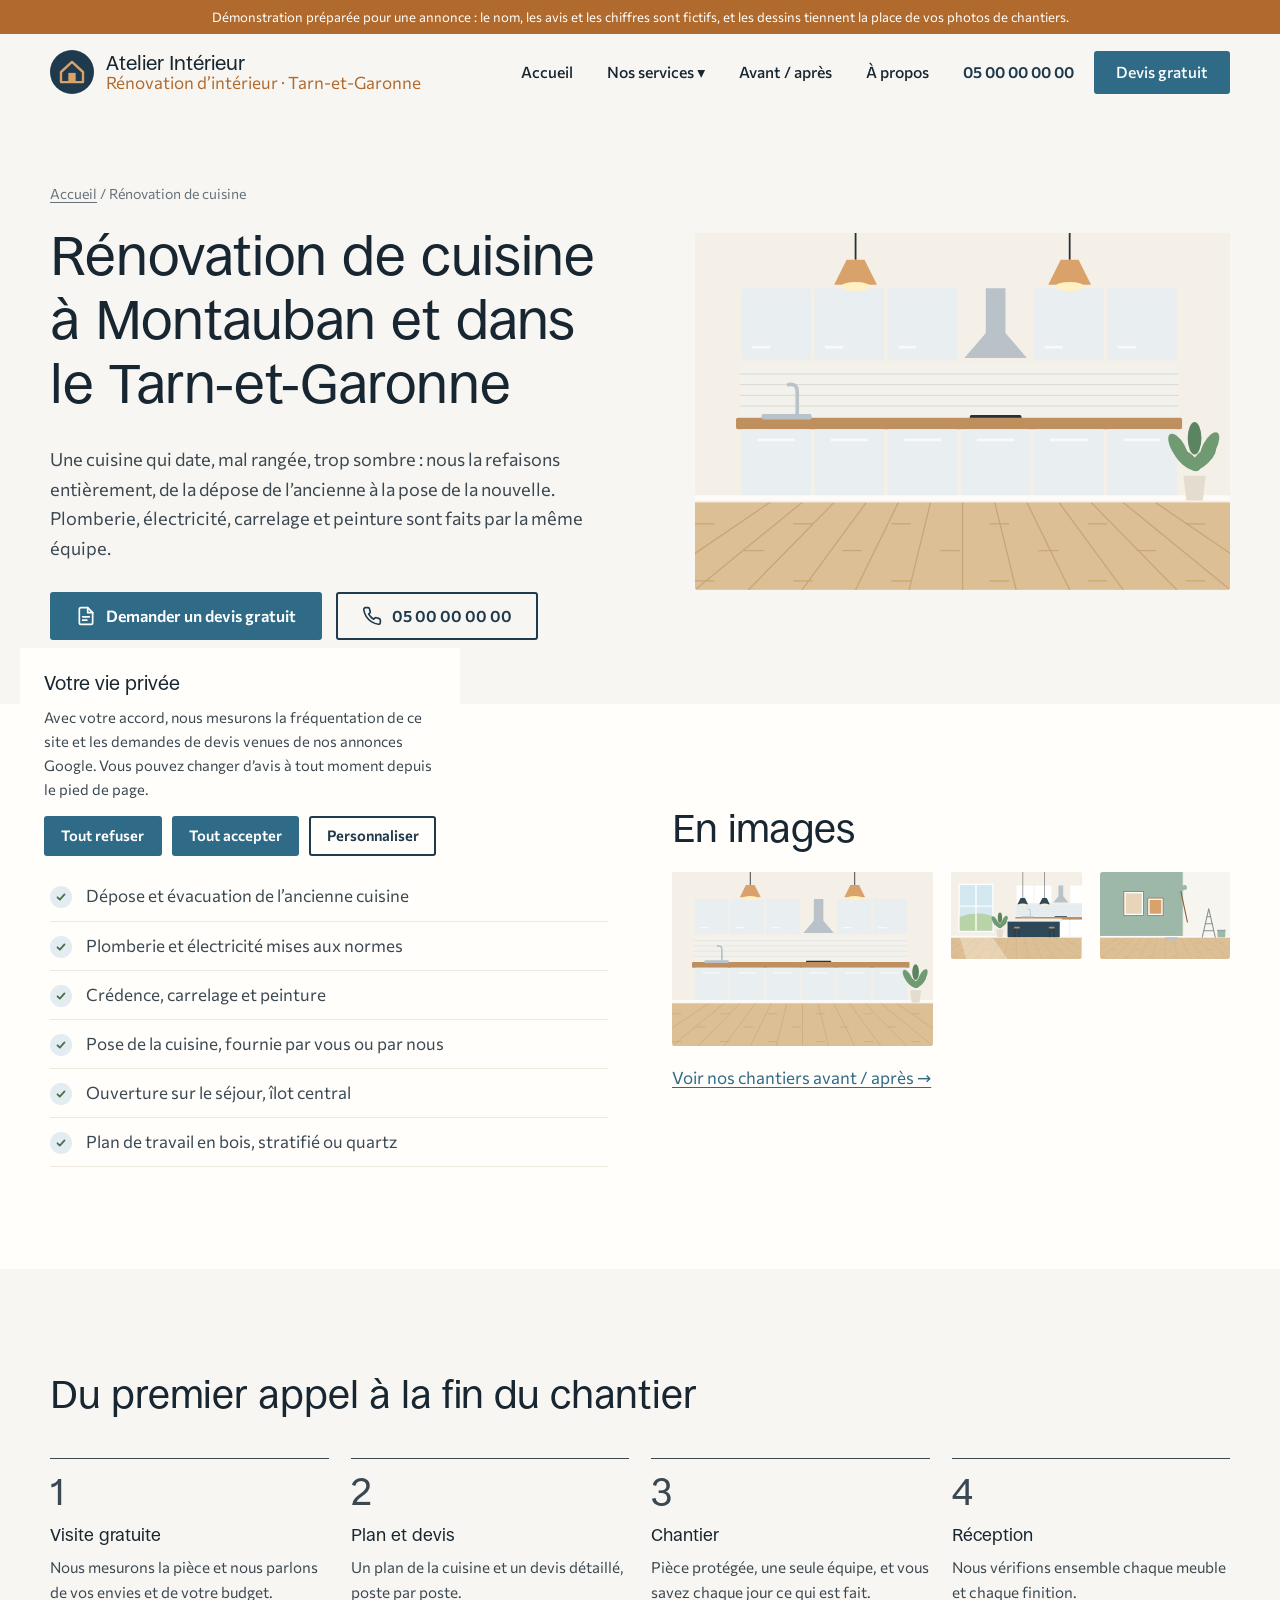
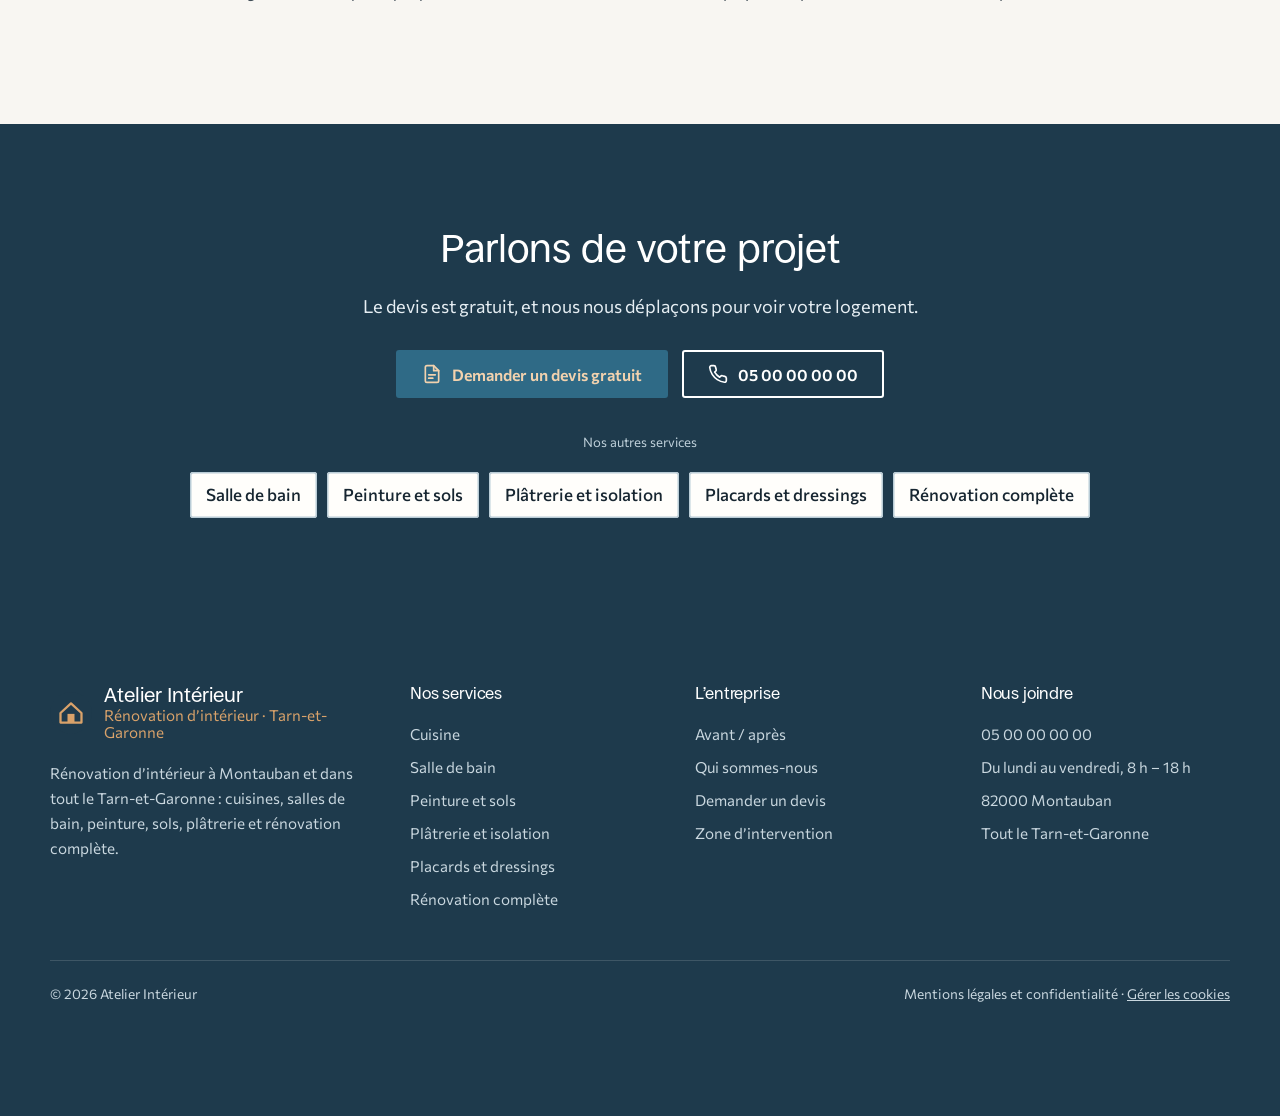
<file: cuisine.html>
<!doctype html>
<html lang="fr">
<head>
  <meta charset="utf-8">
  <meta name="viewport" content="width=device-width, initial-scale=1">
  <title>Rénovation de cuisine à Montauban | Atelier Intérieur</title>
  <meta name="description" content="Démontage de l'ancienne cuisine, plomberie, électricité, crédence et pose : une seule équipe, du début à la fin. Rénovation d'intérieur à Montauban et dans le Tarn-et-Garonne. Devis gratuit.">
  <!-- Démonstration : hors des moteurs de recherche. Le vrai site sera indexé. -->
  <meta name="robots" content="noindex, nofollow">
  <!-- Vrai site : balise Google Ads chargée après accord cookies ; conversion comptée à l'envoi du formulaire de devis et au clic sur le téléphone. -->
  <meta property="og:type" content="website">
  <meta property="og:locale" content="fr_FR">
  <meta property="og:title" content="Rénovation de cuisine à Montauban | Atelier Intérieur">
  <meta property="og:description" content="Démontage de l'ancienne cuisine, plomberie, électricité, crédence et pose : une seule équipe, du début à la fin. Rénovation d'intérieur à Montauban et dans le Tarn-et-Garonne. Devis gratuit.">
  <meta name="theme-color" content="#1E3A4C">
  <link rel="icon" href="data:image/svg+xml,%3Csvg%20xmlns%3D%22http%3A%2F%2Fwww.w3.org%2F2000%2Fsvg%22%20viewBox%3D%220%200%2048%2048%22%20aria-hidden%3D%22true%22%3E%3Ccircle%20cx%3D%2224%22%20cy%3D%2224%22%20r%3D%2224%22%20fill%3D%22%231E3A4C%22%2F%3E%3Cpath%20d%3D%22M12%2024%20L24%2013%20L36%2024%20V35%20H12Z%22%20fill%3D%22none%22%20stroke%3D%22%23D9A26A%22%20stroke-width%3D%222.6%22%20stroke-linejoin%3D%22round%22%2F%3E%3Crect%20x%3D%2220%22%20y%3D%2225%22%20width%3D%228%22%20height%3D%2210%22%20fill%3D%22%23D9A26A%22%2F%3E%3C%2Fsvg%3E">
  <link rel="preload" href="assets/fonts/ronzino.woff2" as="font" type="font/woff2" crossorigin>
  <link rel="preload" href="assets/fonts/commissioner.woff2" as="font" type="font/woff2" crossorigin>
  <link rel="stylesheet" href="assets/style.css">
  <link rel="stylesheet" href="assets/reprise.css">
</head>
<body>
  <div class="bandeau-demo">Démonstration préparée pour une annonce : le nom, les avis et les chiffres sont fictifs, et les dessins tiennent la place de vos photos de chantiers.</div>
  <header class="entete">
    <div class="conteneur">
      <a class="marque" href="index.html" aria-label="Atelier Intérieur, accueil"><svg viewBox="0 0 48 48" aria-hidden="true"><circle cx="24" cy="24" r="24" fill="#1E3A4C"/><path d="M12 24 L24 13 L36 24 V35 H12Z" fill="none" stroke="#D9A26A" stroke-width="2.6" stroke-linejoin="round"/><rect x="20" y="25" width="8" height="10" fill="#D9A26A"/></svg><span class="marque-nom"><strong>Atelier Intérieur</strong><span>Rénovation d’intérieur · Tarn-et-Garonne</span></span></a>
      <button class="bouton-menu" aria-label="Ouvrir le menu" aria-expanded="false" aria-controls="navigation"><span></span><span></span><span></span></button>
      <nav class="nav" id="navigation" aria-label="Navigation principale">
        <ul>
          <li><a href="index.html">Accueil</a></li>
          <li class="sous-menu"><button class="ouvrir-sous-menu" aria-expanded="false">Nos services ▾</button>
            <ul>
              <li><a href="cuisine.html" aria-current="page">Rénovation de cuisine</a></li>
              <li><a href="salle-de-bain.html">Rénovation de salle de bain</a></li>
              <li><a href="peinture-sols-murs.html">Peinture, sols et murs</a></li>
              <li><a href="platrerie-isolation.html">Plâtrerie, cloisons et isolation</a></li>
              <li><a href="placards-dressing.html">Placards, dressings et menuiserie</a></li>
              <li><a href="renovation-complete.html">Rénovation complète</a></li>
            </ul>
          </li>
          <li><a href="realisations.html">Avant / après</a></li>
          <li><a href="a-propos.html">À propos</a></li>
          <li><a class="tel-entete" href="tel:+33500000000">05 00 00 00 00</a></li>
          <li><a class="bouton" href="contact.html">Devis gratuit</a></li>
        </ul>
      </nav>
    </div>
  </header>
  <main>

    <section class="page-titre">
      <div class="conteneur">
        <div>
          <p class="fil"><a href="index.html">Accueil</a> / Rénovation de cuisine</p>
          <h1>Rénovation de cuisine à Montauban et dans le Tarn-et-Garonne</h1>
          <p class="intro">Une cuisine qui date, mal rangée, trop sombre : nous la refaisons entièrement, de la dépose de l’ancienne à la pose de la nouvelle. Plomberie, électricité, carrelage et peinture sont faits par la même équipe.</p>
          <div class="boutons"><a class="bouton" href="contact.html?travaux=cuisine"><svg viewBox="0 0 24 24" fill="none" stroke="currentColor" stroke-width="2" stroke-linecap="round" stroke-linejoin="round" aria-hidden="true"><path d="M14 2H6a2 2 0 0 0-2 2v16a2 2 0 0 0 2 2h12a2 2 0 0 0 2-2V8z"/><path d="M14 2v6h6M8 13h8M8 17h5"/></svg>Demander un devis gratuit</a><a class="bouton bouton-ligne" href="tel:+33500000000"><svg viewBox="0 0 24 24" fill="none" stroke="currentColor" stroke-width="2" stroke-linecap="round" stroke-linejoin="round" aria-hidden="true"><path d="M22 16.9v3a2 2 0 0 1-2.2 2 19.8 19.8 0 0 1-8.6-3.1 19.5 19.5 0 0 1-6-6A19.8 19.8 0 0 1 2.1 4.2 2 2 0 0 1 4.1 2h3a2 2 0 0 1 2 1.7c.1.9.4 1.8.7 2.7a2 2 0 0 1-.5 2.1L8 9.8a16 16 0 0 0 6 6l1.3-1.3a2 2 0 0 1 2.1-.4c.9.3 1.8.6 2.7.7a2 2 0 0 1 1.7 2z"/></svg>05 00 00 00 00</a></div>
        </div>
        <div class="illustration"><svg viewBox="0 0 600 400" role="img" aria-label="Cuisine rénovée : façades claires, plan de travail en bois, crédence" preserveAspectRatio="xMidYMid slice">
  <rect width="600" height="400" fill="#F4F0E8"/><rect y="300" width="600" height="100" fill="#DDBF95"/><line x1="84" y1="302" x2="-60" y2="400" stroke="#C9A67A" stroke-width="1.5"/><line x1="120" y1="302" x2="0" y2="400" stroke="#C9A67A" stroke-width="1.5"/><line x1="156" y1="302" x2="60" y2="400" stroke="#C9A67A" stroke-width="1.5"/><line x1="192" y1="302" x2="120" y2="400" stroke="#C9A67A" stroke-width="1.5"/><line x1="228" y1="302" x2="180" y2="400" stroke="#C9A67A" stroke-width="1.5"/><line x1="264" y1="302" x2="240" y2="400" stroke="#C9A67A" stroke-width="1.5"/><line x1="300" y1="302" x2="300" y2="400" stroke="#C9A67A" stroke-width="1.5"/><line x1="336" y1="302" x2="360" y2="400" stroke="#C9A67A" stroke-width="1.5"/><line x1="372" y1="302" x2="420" y2="400" stroke="#C9A67A" stroke-width="1.5"/><line x1="408" y1="302" x2="480" y2="400" stroke="#C9A67A" stroke-width="1.5"/><line x1="444" y1="302" x2="540" y2="400" stroke="#C9A67A" stroke-width="1.5"/><line x1="480" y1="302" x2="600" y2="400" stroke="#C9A67A" stroke-width="1.5"/><line x1="516" y1="302" x2="660" y2="400" stroke="#C9A67A" stroke-width="1.5"/><line x1="0" y1="326" x2="22" y2="326" stroke="#C9A67A" stroke-width="1.5"/><line x1="110" y1="326" x2="132" y2="326" stroke="#C9A67A" stroke-width="1.5"/><line x1="220" y1="326" x2="242" y2="326" stroke="#C9A67A" stroke-width="1.5"/><line x1="330" y1="326" x2="352" y2="326" stroke="#C9A67A" stroke-width="1.5"/><line x1="440" y1="326" x2="462" y2="326" stroke="#C9A67A" stroke-width="1.5"/><line x1="550" y1="326" x2="572" y2="326" stroke="#C9A67A" stroke-width="1.5"/><line x1="55" y1="356" x2="77" y2="356" stroke="#C9A67A" stroke-width="1.5"/><line x1="165" y1="356" x2="187" y2="356" stroke="#C9A67A" stroke-width="1.5"/><line x1="275" y1="356" x2="297" y2="356" stroke="#C9A67A" stroke-width="1.5"/><line x1="385" y1="356" x2="407" y2="356" stroke="#C9A67A" stroke-width="1.5"/><line x1="495" y1="356" x2="517" y2="356" stroke="#C9A67A" stroke-width="1.5"/><line x1="605" y1="356" x2="627" y2="356" stroke="#C9A67A" stroke-width="1.5"/><line x1="0" y1="390" x2="22" y2="390" stroke="#C9A67A" stroke-width="1.5"/><line x1="110" y1="390" x2="132" y2="390" stroke="#C9A67A" stroke-width="1.5"/><line x1="220" y1="390" x2="242" y2="390" stroke="#C9A67A" stroke-width="1.5"/><line x1="330" y1="390" x2="352" y2="390" stroke="#C9A67A" stroke-width="1.5"/><line x1="440" y1="390" x2="462" y2="390" stroke="#C9A67A" stroke-width="1.5"/><line x1="550" y1="390" x2="572" y2="390" stroke="#C9A67A" stroke-width="1.5"/>
  <rect y="294" width="600" height="8" fill="#FFFFFF" opacity=".75"/>
  <rect x="50" y="146" width="492" height="62" fill="#F3F1EC"/><line x1="50" y1="158" x2="542" y2="158" stroke="#D8D6D0"/><line x1="50" y1="170" x2="542" y2="170" stroke="#D8D6D0"/><line x1="50" y1="182" x2="542" y2="182" stroke="#D8D6D0"/><line x1="50" y1="194" x2="542" y2="194" stroke="#D8D6D0"/><rect x="52" y="62" width="78" height="80" rx="2" fill="#E9EEF0"/><line x1="64" y1="128" x2="84" y2="128" stroke="#FFFFFF" stroke-width="3" opacity=".7"/><rect x="134" y="62" width="78" height="80" rx="2" fill="#E9EEF0"/><line x1="146" y1="128" x2="166" y2="128" stroke="#FFFFFF" stroke-width="3" opacity=".7"/><rect x="216" y="62" width="78" height="80" rx="2" fill="#E9EEF0"/><line x1="228" y1="128" x2="248" y2="128" stroke="#FFFFFF" stroke-width="3" opacity=".7"/><rect x="380" y="62" width="78" height="80" rx="2" fill="#E9EEF0"/><line x1="392" y1="128" x2="412" y2="128" stroke="#FFFFFF" stroke-width="3" opacity=".7"/><rect x="462" y="62" width="78" height="80" rx="2" fill="#E9EEF0"/><line x1="474" y1="128" x2="494" y2="128" stroke="#FFFFFF" stroke-width="3" opacity=".7"/><path d="M326 62 H348 V112 L372 140 H302 L326 112Z" fill="#B9C2C8"/><rect x="308" y="204" width="58" height="5" rx="2" fill="#2B2F33"/><rect x="46" y="207" width="500" height="13" rx="2" fill="#C08F5E"/><rect x="52" y="220" width="78" height="74" rx="2" fill="#E9EEF0"/><line x1="70" y1="232" x2="112" y2="232" stroke="#FFFFFF" stroke-width="3" opacity=".7"/><rect x="134" y="220" width="78" height="74" rx="2" fill="#E9EEF0"/><line x1="152" y1="232" x2="194" y2="232" stroke="#FFFFFF" stroke-width="3" opacity=".7"/><rect x="216" y="220" width="78" height="74" rx="2" fill="#E9EEF0"/><line x1="234" y1="232" x2="276" y2="232" stroke="#FFFFFF" stroke-width="3" opacity=".7"/><rect x="298" y="220" width="78" height="74" rx="2" fill="#E9EEF0"/><line x1="316" y1="232" x2="358" y2="232" stroke="#FFFFFF" stroke-width="3" opacity=".7"/><rect x="380" y="220" width="78" height="74" rx="2" fill="#E9EEF0"/><line x1="398" y1="232" x2="440" y2="232" stroke="#FFFFFF" stroke-width="3" opacity=".7"/><rect x="462" y="220" width="78" height="74" rx="2" fill="#E9EEF0"/><line x1="480" y1="232" x2="522" y2="232" stroke="#FFFFFF" stroke-width="3" opacity=".7"/><rect x="74.6" y="203" width="56" height="6" rx="2" fill="#B9C2C8"/><path d="M114.6 203 V178 Q114.6 168 104.6 170" fill="none" stroke="#B9C2C8" stroke-width="4" stroke-linecap="round"/><line x1="180" y1="0" x2="180" y2="30" stroke="#2B2F33" stroke-width="2"/><path d="M156 58 L204 58 L190 30 L170 30Z" fill="#D9A26A"/><ellipse cx="180" cy="60" rx="16" ry="5" fill="#FFF1C4"/><line x1="420" y1="0" x2="420" y2="30" stroke="#2B2F33" stroke-width="2"/><path d="M396 58 L444 58 L430 30 L410 30Z" fill="#D9A26A"/><ellipse cx="420" cy="60" rx="16" ry="5" fill="#FFF1C4"/><path d="M547.4 272 L572.6 272 L569.1 300 L550.9 300Z" fill="#E4DCCF"/><ellipse cx="541.8" cy="241.2" rx="7.699999999999999" ry="18.2" fill="#6F9A72" transform="rotate(-30 541.8 241.2)"/><ellipse cx="560" cy="230" rx="7.699999999999999" ry="18.2" fill="#5B8560" transform="rotate(0 560 230)"/><ellipse cx="576.8" cy="239.8" rx="7.699999999999999" ry="18.2" fill="#6F9A72" transform="rotate(28 576.8 239.8)"/><ellipse cx="551.6" cy="253.8" rx="7.699999999999999" ry="18.2" fill="#6F9A72" transform="rotate(-50 551.6 253.8)"/><ellipse cx="569.8" cy="252.4" rx="7.699999999999999" ry="18.2" fill="#6F9A72" transform="rotate(46 569.8 252.4)"/></svg></div>
      </div>
    </section>
    <section class="fond-blanc">
      <div class="conteneur deux-colonnes">
        <div>
          <span class="surtitre">Ce que nous faisons</span>
          <h2>Rénovation de cuisine</h2>
          <ul class="liste-coches"><li>Dépose et évacuation de l’ancienne cuisine</li><li>Plomberie et électricité mises aux normes</li><li>Crédence, carrelage et peinture</li><li>Pose de la cuisine, fournie par vous ou par nous</li><li>Ouverture sur le séjour, îlot central</li><li>Plan de travail en bois, stratifié ou quartz</li></ul>
        </div>
        <div>
          <span class="surtitre">Nos chantiers</span>
          <h2>En images</h2>
          <div class="galerie" style="margin-top:0"><div class="illustration"><svg viewBox="0 0 600 400" role="img" aria-label="Cuisine rénovée : façades claires, plan de travail en bois, crédence" preserveAspectRatio="xMidYMid slice">
  <rect width="600" height="400" fill="#F4F0E8"/><rect y="300" width="600" height="100" fill="#DDBF95"/><line x1="84" y1="302" x2="-60" y2="400" stroke="#C9A67A" stroke-width="1.5"/><line x1="120" y1="302" x2="0" y2="400" stroke="#C9A67A" stroke-width="1.5"/><line x1="156" y1="302" x2="60" y2="400" stroke="#C9A67A" stroke-width="1.5"/><line x1="192" y1="302" x2="120" y2="400" stroke="#C9A67A" stroke-width="1.5"/><line x1="228" y1="302" x2="180" y2="400" stroke="#C9A67A" stroke-width="1.5"/><line x1="264" y1="302" x2="240" y2="400" stroke="#C9A67A" stroke-width="1.5"/><line x1="300" y1="302" x2="300" y2="400" stroke="#C9A67A" stroke-width="1.5"/><line x1="336" y1="302" x2="360" y2="400" stroke="#C9A67A" stroke-width="1.5"/><line x1="372" y1="302" x2="420" y2="400" stroke="#C9A67A" stroke-width="1.5"/><line x1="408" y1="302" x2="480" y2="400" stroke="#C9A67A" stroke-width="1.5"/><line x1="444" y1="302" x2="540" y2="400" stroke="#C9A67A" stroke-width="1.5"/><line x1="480" y1="302" x2="600" y2="400" stroke="#C9A67A" stroke-width="1.5"/><line x1="516" y1="302" x2="660" y2="400" stroke="#C9A67A" stroke-width="1.5"/><line x1="0" y1="326" x2="22" y2="326" stroke="#C9A67A" stroke-width="1.5"/><line x1="110" y1="326" x2="132" y2="326" stroke="#C9A67A" stroke-width="1.5"/><line x1="220" y1="326" x2="242" y2="326" stroke="#C9A67A" stroke-width="1.5"/><line x1="330" y1="326" x2="352" y2="326" stroke="#C9A67A" stroke-width="1.5"/><line x1="440" y1="326" x2="462" y2="326" stroke="#C9A67A" stroke-width="1.5"/><line x1="550" y1="326" x2="572" y2="326" stroke="#C9A67A" stroke-width="1.5"/><line x1="55" y1="356" x2="77" y2="356" stroke="#C9A67A" stroke-width="1.5"/><line x1="165" y1="356" x2="187" y2="356" stroke="#C9A67A" stroke-width="1.5"/><line x1="275" y1="356" x2="297" y2="356" stroke="#C9A67A" stroke-width="1.5"/><line x1="385" y1="356" x2="407" y2="356" stroke="#C9A67A" stroke-width="1.5"/><line x1="495" y1="356" x2="517" y2="356" stroke="#C9A67A" stroke-width="1.5"/><line x1="605" y1="356" x2="627" y2="356" stroke="#C9A67A" stroke-width="1.5"/><line x1="0" y1="390" x2="22" y2="390" stroke="#C9A67A" stroke-width="1.5"/><line x1="110" y1="390" x2="132" y2="390" stroke="#C9A67A" stroke-width="1.5"/><line x1="220" y1="390" x2="242" y2="390" stroke="#C9A67A" stroke-width="1.5"/><line x1="330" y1="390" x2="352" y2="390" stroke="#C9A67A" stroke-width="1.5"/><line x1="440" y1="390" x2="462" y2="390" stroke="#C9A67A" stroke-width="1.5"/><line x1="550" y1="390" x2="572" y2="390" stroke="#C9A67A" stroke-width="1.5"/>
  <rect y="294" width="600" height="8" fill="#FFFFFF" opacity=".75"/>
  <rect x="50" y="146" width="492" height="62" fill="#F3F1EC"/><line x1="50" y1="158" x2="542" y2="158" stroke="#D8D6D0"/><line x1="50" y1="170" x2="542" y2="170" stroke="#D8D6D0"/><line x1="50" y1="182" x2="542" y2="182" stroke="#D8D6D0"/><line x1="50" y1="194" x2="542" y2="194" stroke="#D8D6D0"/><rect x="52" y="62" width="78" height="80" rx="2" fill="#E9EEF0"/><line x1="64" y1="128" x2="84" y2="128" stroke="#FFFFFF" stroke-width="3" opacity=".7"/><rect x="134" y="62" width="78" height="80" rx="2" fill="#E9EEF0"/><line x1="146" y1="128" x2="166" y2="128" stroke="#FFFFFF" stroke-width="3" opacity=".7"/><rect x="216" y="62" width="78" height="80" rx="2" fill="#E9EEF0"/><line x1="228" y1="128" x2="248" y2="128" stroke="#FFFFFF" stroke-width="3" opacity=".7"/><rect x="380" y="62" width="78" height="80" rx="2" fill="#E9EEF0"/><line x1="392" y1="128" x2="412" y2="128" stroke="#FFFFFF" stroke-width="3" opacity=".7"/><rect x="462" y="62" width="78" height="80" rx="2" fill="#E9EEF0"/><line x1="474" y1="128" x2="494" y2="128" stroke="#FFFFFF" stroke-width="3" opacity=".7"/><path d="M326 62 H348 V112 L372 140 H302 L326 112Z" fill="#B9C2C8"/><rect x="308" y="204" width="58" height="5" rx="2" fill="#2B2F33"/><rect x="46" y="207" width="500" height="13" rx="2" fill="#C08F5E"/><rect x="52" y="220" width="78" height="74" rx="2" fill="#E9EEF0"/><line x1="70" y1="232" x2="112" y2="232" stroke="#FFFFFF" stroke-width="3" opacity=".7"/><rect x="134" y="220" width="78" height="74" rx="2" fill="#E9EEF0"/><line x1="152" y1="232" x2="194" y2="232" stroke="#FFFFFF" stroke-width="3" opacity=".7"/><rect x="216" y="220" width="78" height="74" rx="2" fill="#E9EEF0"/><line x1="234" y1="232" x2="276" y2="232" stroke="#FFFFFF" stroke-width="3" opacity=".7"/><rect x="298" y="220" width="78" height="74" rx="2" fill="#E9EEF0"/><line x1="316" y1="232" x2="358" y2="232" stroke="#FFFFFF" stroke-width="3" opacity=".7"/><rect x="380" y="220" width="78" height="74" rx="2" fill="#E9EEF0"/><line x1="398" y1="232" x2="440" y2="232" stroke="#FFFFFF" stroke-width="3" opacity=".7"/><rect x="462" y="220" width="78" height="74" rx="2" fill="#E9EEF0"/><line x1="480" y1="232" x2="522" y2="232" stroke="#FFFFFF" stroke-width="3" opacity=".7"/><rect x="74.6" y="203" width="56" height="6" rx="2" fill="#B9C2C8"/><path d="M114.6 203 V178 Q114.6 168 104.6 170" fill="none" stroke="#B9C2C8" stroke-width="4" stroke-linecap="round"/><line x1="180" y1="0" x2="180" y2="30" stroke="#2B2F33" stroke-width="2"/><path d="M156 58 L204 58 L190 30 L170 30Z" fill="#D9A26A"/><ellipse cx="180" cy="60" rx="16" ry="5" fill="#FFF1C4"/><line x1="420" y1="0" x2="420" y2="30" stroke="#2B2F33" stroke-width="2"/><path d="M396 58 L444 58 L430 30 L410 30Z" fill="#D9A26A"/><ellipse cx="420" cy="60" rx="16" ry="5" fill="#FFF1C4"/><path d="M547.4 272 L572.6 272 L569.1 300 L550.9 300Z" fill="#E4DCCF"/><ellipse cx="541.8" cy="241.2" rx="7.699999999999999" ry="18.2" fill="#6F9A72" transform="rotate(-30 541.8 241.2)"/><ellipse cx="560" cy="230" rx="7.699999999999999" ry="18.2" fill="#5B8560" transform="rotate(0 560 230)"/><ellipse cx="576.8" cy="239.8" rx="7.699999999999999" ry="18.2" fill="#6F9A72" transform="rotate(28 576.8 239.8)"/><ellipse cx="551.6" cy="253.8" rx="7.699999999999999" ry="18.2" fill="#6F9A72" transform="rotate(-50 551.6 253.8)"/><ellipse cx="569.8" cy="252.4" rx="7.699999999999999" ry="18.2" fill="#6F9A72" transform="rotate(46 569.8 252.4)"/></svg></div><div class="illustration"><svg viewBox="0 0 600 400" role="img" aria-label="Cuisine ouverte lumineuse avec îlot central et suspensions" preserveAspectRatio="xMidYMid slice">
  <rect width="600" height="400" fill="#F4F0E8"/><rect y="300" width="600" height="100" fill="#DDBF95"/><line x1="84" y1="302" x2="-60" y2="400" stroke="#C9A67A" stroke-width="1.5"/><line x1="120" y1="302" x2="0" y2="400" stroke="#C9A67A" stroke-width="1.5"/><line x1="156" y1="302" x2="60" y2="400" stroke="#C9A67A" stroke-width="1.5"/><line x1="192" y1="302" x2="120" y2="400" stroke="#C9A67A" stroke-width="1.5"/><line x1="228" y1="302" x2="180" y2="400" stroke="#C9A67A" stroke-width="1.5"/><line x1="264" y1="302" x2="240" y2="400" stroke="#C9A67A" stroke-width="1.5"/><line x1="300" y1="302" x2="300" y2="400" stroke="#C9A67A" stroke-width="1.5"/><line x1="336" y1="302" x2="360" y2="400" stroke="#C9A67A" stroke-width="1.5"/><line x1="372" y1="302" x2="420" y2="400" stroke="#C9A67A" stroke-width="1.5"/><line x1="408" y1="302" x2="480" y2="400" stroke="#C9A67A" stroke-width="1.5"/><line x1="444" y1="302" x2="540" y2="400" stroke="#C9A67A" stroke-width="1.5"/><line x1="480" y1="302" x2="600" y2="400" stroke="#C9A67A" stroke-width="1.5"/><line x1="516" y1="302" x2="660" y2="400" stroke="#C9A67A" stroke-width="1.5"/><line x1="0" y1="326" x2="22" y2="326" stroke="#C9A67A" stroke-width="1.5"/><line x1="110" y1="326" x2="132" y2="326" stroke="#C9A67A" stroke-width="1.5"/><line x1="220" y1="326" x2="242" y2="326" stroke="#C9A67A" stroke-width="1.5"/><line x1="330" y1="326" x2="352" y2="326" stroke="#C9A67A" stroke-width="1.5"/><line x1="440" y1="326" x2="462" y2="326" stroke="#C9A67A" stroke-width="1.5"/><line x1="550" y1="326" x2="572" y2="326" stroke="#C9A67A" stroke-width="1.5"/><line x1="55" y1="356" x2="77" y2="356" stroke="#C9A67A" stroke-width="1.5"/><line x1="165" y1="356" x2="187" y2="356" stroke="#C9A67A" stroke-width="1.5"/><line x1="275" y1="356" x2="297" y2="356" stroke="#C9A67A" stroke-width="1.5"/><line x1="385" y1="356" x2="407" y2="356" stroke="#C9A67A" stroke-width="1.5"/><line x1="495" y1="356" x2="517" y2="356" stroke="#C9A67A" stroke-width="1.5"/><line x1="605" y1="356" x2="627" y2="356" stroke="#C9A67A" stroke-width="1.5"/><line x1="0" y1="390" x2="22" y2="390" stroke="#C9A67A" stroke-width="1.5"/><line x1="110" y1="390" x2="132" y2="390" stroke="#C9A67A" stroke-width="1.5"/><line x1="220" y1="390" x2="242" y2="390" stroke="#C9A67A" stroke-width="1.5"/><line x1="330" y1="390" x2="352" y2="390" stroke="#C9A67A" stroke-width="1.5"/><line x1="440" y1="390" x2="462" y2="390" stroke="#C9A67A" stroke-width="1.5"/><line x1="550" y1="390" x2="572" y2="390" stroke="#C9A67A" stroke-width="1.5"/>
  <rect y="294" width="600" height="8" fill="#FFFFFF" opacity=".75"/>
  <path d="M40 300 L190 300 L260 400 L70 400Z" fill="#FFFFFF" opacity=".3"/><rect x="34" y="54" width="162" height="222" fill="#FFFFFF"/><rect x="40" y="60" width="150" height="210" fill="#D3E8F1"/><path d="M40 207 Q115 175.5 190 202.8 V270 H40Z" fill="#B9D3A8"/><rect x="112" y="60" width="6" height="210" fill="#FFFFFF"/><rect x="40" y="154.5" width="150" height="5" fill="#FFFFFF"/><rect x="300" y="146" width="328" height="62" fill="#E7EEF1"/><line x1="300" y1="158" x2="628" y2="158" stroke="#D8D6D0"/><line x1="300" y1="170" x2="628" y2="170" stroke="#D8D6D0"/><line x1="300" y1="182" x2="628" y2="182" stroke="#D8D6D0"/><line x1="300" y1="194" x2="628" y2="194" stroke="#D8D6D0"/><rect x="302" y="62" width="78" height="80" rx="2" fill="#FFFFFF"/><line x1="314" y1="128" x2="334" y2="128" stroke="#FFFFFF" stroke-width="3" opacity=".7"/><rect x="384" y="62" width="78" height="80" rx="2" fill="#FFFFFF"/><line x1="396" y1="128" x2="416" y2="128" stroke="#FFFFFF" stroke-width="3" opacity=".7"/><rect x="548" y="62" width="78" height="80" rx="2" fill="#FFFFFF"/><line x1="560" y1="128" x2="580" y2="128" stroke="#FFFFFF" stroke-width="3" opacity=".7"/><path d="M494 62 H516 V112 L540 140 H470 L494 112Z" fill="#B9C2C8"/><rect x="476" y="204" width="58" height="5" rx="2" fill="#2B2F33"/><rect x="296" y="207" width="336" height="13" rx="2" fill="#C08F5E"/><rect x="302" y="220" width="78" height="74" rx="2" fill="#FFFFFF"/><line x1="320" y1="232" x2="362" y2="232" stroke="#FFFFFF" stroke-width="3" opacity=".7"/><rect x="384" y="220" width="78" height="74" rx="2" fill="#FFFFFF"/><line x1="402" y1="232" x2="444" y2="232" stroke="#FFFFFF" stroke-width="3" opacity=".7"/><rect x="466" y="220" width="78" height="74" rx="2" fill="#FFFFFF"/><line x1="484" y1="232" x2="526" y2="232" stroke="#FFFFFF" stroke-width="3" opacity=".7"/><rect x="548" y="220" width="78" height="74" rx="2" fill="#FFFFFF"/><line x1="566" y1="232" x2="608" y2="232" stroke="#FFFFFF" stroke-width="3" opacity=".7"/><rect x="324.6" y="203" width="56" height="6" rx="2" fill="#B9C2C8"/><path d="M364.6 203 V178 Q364.6 168 354.6 170" fill="none" stroke="#B9C2C8" stroke-width="4" stroke-linecap="round"/><rect x="260" y="226" width="240" height="74" rx="3" fill="#2F4858"/><rect x="250" y="214" width="260" height="14" rx="3" fill="#F2EFEA"/><rect x="290" y="252" width="26" height="8" rx="3" fill="#C08F5E"/><line x1="295" y1="260" x2="292" y2="300" stroke="#2B2F33" stroke-width="3"/><line x1="311" y1="260" x2="314" y2="300" stroke="#2B2F33" stroke-width="3"/><rect x="450" y="252" width="26" height="8" rx="3" fill="#C08F5E"/><line x1="455" y1="260" x2="452" y2="300" stroke="#2B2F33" stroke-width="3"/><line x1="471" y1="260" x2="474" y2="300" stroke="#2B2F33" stroke-width="3"/><line x1="330" y1="0" x2="330" y2="120" stroke="#2B2F33" stroke-width="2"/><path d="M306 148 L354 148 L340 120 L320 120Z" fill="#2F4858"/><ellipse cx="330" cy="150" rx="16" ry="5" fill="#FFF1C4"/><line x1="430" y1="0" x2="430" y2="120" stroke="#2B2F33" stroke-width="2"/><path d="M406 148 L454 148 L440 120 L420 120Z" fill="#2F4858"/><ellipse cx="430" cy="150" rx="16" ry="5" fill="#FFF1C4"/><path d="M208.8 264 L241.2 264 L236.7 300 L213.3 300Z" fill="#E4DCCF"/><ellipse cx="201.6" cy="224.39999999999998" rx="9.9" ry="23.400000000000002" fill="#6F9A72" transform="rotate(-30 201.6 224.39999999999998)"/><ellipse cx="225" cy="210" rx="9.9" ry="23.400000000000002" fill="#5B8560" transform="rotate(0 225 210)"/><ellipse cx="246.6" cy="222.6" rx="9.9" ry="23.400000000000002" fill="#6F9A72" transform="rotate(28 246.6 222.6)"/><ellipse cx="214.2" cy="240.6" rx="9.9" ry="23.400000000000002" fill="#6F9A72" transform="rotate(-50 214.2 240.6)"/><ellipse cx="237.6" cy="238.8" rx="9.9" ry="23.400000000000002" fill="#6F9A72" transform="rotate(46 237.6 238.8)"/></svg></div><div class="illustration"><svg viewBox="0 0 600 400" role="img" aria-label="Séjour repeint en vert sauge, parquet clair et peinture en cours" preserveAspectRatio="xMidYMid slice">
  <rect width="600" height="400" fill="#F4F0E8"/><rect y="300" width="600" height="100" fill="#DDBF95"/><line x1="84" y1="302" x2="-60" y2="400" stroke="#C9A67A" stroke-width="1.5"/><line x1="120" y1="302" x2="0" y2="400" stroke="#C9A67A" stroke-width="1.5"/><line x1="156" y1="302" x2="60" y2="400" stroke="#C9A67A" stroke-width="1.5"/><line x1="192" y1="302" x2="120" y2="400" stroke="#C9A67A" stroke-width="1.5"/><line x1="228" y1="302" x2="180" y2="400" stroke="#C9A67A" stroke-width="1.5"/><line x1="264" y1="302" x2="240" y2="400" stroke="#C9A67A" stroke-width="1.5"/><line x1="300" y1="302" x2="300" y2="400" stroke="#C9A67A" stroke-width="1.5"/><line x1="336" y1="302" x2="360" y2="400" stroke="#C9A67A" stroke-width="1.5"/><line x1="372" y1="302" x2="420" y2="400" stroke="#C9A67A" stroke-width="1.5"/><line x1="408" y1="302" x2="480" y2="400" stroke="#C9A67A" stroke-width="1.5"/><line x1="444" y1="302" x2="540" y2="400" stroke="#C9A67A" stroke-width="1.5"/><line x1="480" y1="302" x2="600" y2="400" stroke="#C9A67A" stroke-width="1.5"/><line x1="516" y1="302" x2="660" y2="400" stroke="#C9A67A" stroke-width="1.5"/><line x1="0" y1="326" x2="22" y2="326" stroke="#C9A67A" stroke-width="1.5"/><line x1="110" y1="326" x2="132" y2="326" stroke="#C9A67A" stroke-width="1.5"/><line x1="220" y1="326" x2="242" y2="326" stroke="#C9A67A" stroke-width="1.5"/><line x1="330" y1="326" x2="352" y2="326" stroke="#C9A67A" stroke-width="1.5"/><line x1="440" y1="326" x2="462" y2="326" stroke="#C9A67A" stroke-width="1.5"/><line x1="550" y1="326" x2="572" y2="326" stroke="#C9A67A" stroke-width="1.5"/><line x1="55" y1="356" x2="77" y2="356" stroke="#C9A67A" stroke-width="1.5"/><line x1="165" y1="356" x2="187" y2="356" stroke="#C9A67A" stroke-width="1.5"/><line x1="275" y1="356" x2="297" y2="356" stroke="#C9A67A" stroke-width="1.5"/><line x1="385" y1="356" x2="407" y2="356" stroke="#C9A67A" stroke-width="1.5"/><line x1="495" y1="356" x2="517" y2="356" stroke="#C9A67A" stroke-width="1.5"/><line x1="605" y1="356" x2="627" y2="356" stroke="#C9A67A" stroke-width="1.5"/><line x1="0" y1="390" x2="22" y2="390" stroke="#C9A67A" stroke-width="1.5"/><line x1="110" y1="390" x2="132" y2="390" stroke="#C9A67A" stroke-width="1.5"/><line x1="220" y1="390" x2="242" y2="390" stroke="#C9A67A" stroke-width="1.5"/><line x1="330" y1="390" x2="352" y2="390" stroke="#C9A67A" stroke-width="1.5"/><line x1="440" y1="390" x2="462" y2="390" stroke="#C9A67A" stroke-width="1.5"/><line x1="550" y1="390" x2="572" y2="390" stroke="#C9A67A" stroke-width="1.5"/>
  <rect y="294" width="600" height="8" fill="#FFFFFF" opacity=".75"/>
  <rect width="380" height="294" fill="#9DB8A8"/><rect x="380" width="220" height="294" fill="#F7F5EF"/><path d="M380 0 V294" stroke="#86A595" stroke-width="2"/><rect x="110" y="90" width="90" height="110" fill="#FFFFFF" stroke="#8E5F38" stroke-width="3"/><rect x="118" y="98" width="74" height="94" fill="#E8D4B8"/><rect x="220" y="120" width="70" height="80" fill="#FFFFFF" stroke="#8E5F38" stroke-width="3"/><rect x="228" y="128" width="54" height="64" fill="#D9A26A"/><g stroke="#8A9196" stroke-width="5" stroke-linecap="round"><line x1="470" y1="300" x2="500" y2="170"/><line x1="530" y1="300" x2="500" y2="170"/><line x1="476.9" y1="270" x2="523.1" y2="270"/><line x1="484.26" y1="238" x2="515.74" y2="238"/><line x1="491.62" y1="206" x2="508.38" y2="206"/></g><line x1="402" y1="230" x2="372" y2="90" stroke="#8E5F38" stroke-width="5" stroke-linecap="round"/><rect x="346" y="64" width="54" height="22" rx="8" fill="#9DB8A8" transform="rotate(-12 373 75)"/><path d="M300 300 l60 0 l-8 14 l-44 0Z" fill="#B9C2C8"/><rect x="540" y="270" width="36" height="30" rx="3" fill="#9DB8A8"/><rect x="538" y="266" width="40" height="6" rx="2" fill="#9AA2A8"/></svg></div></div>
          <p style="margin-top:18px"><a href="realisations.html">Voir nos chantiers avant / après →</a></p>
        </div>
      </div>
    </section>
    <section>
      <div class="conteneur">
        <span class="surtitre">Comment on travaille</span>
        <h2>Du premier appel à la fin du chantier</h2>
        <ol class="etapes"><li><h3>Visite gratuite</h3><p>Nous mesurons la pièce et nous parlons de vos envies et de votre budget.</p></li><li><h3>Plan et devis</h3><p>Un plan de la cuisine et un devis détaillé, poste par poste.</p></li><li><h3>Chantier</h3><p>Pièce protégée, une seule équipe, et vous savez chaque jour ce qui est fait.</p></li><li><h3>Réception</h3><p>Nous vérifions ensemble chaque meuble et chaque finition.</p></li></ol>
      </div>
    </section>
    <section class="fond-foret appel">
      <div class="conteneur">
        <h2>Parlons de votre projet</h2>
        <p class="intro" style="margin-inline:auto">Le devis est gratuit, et nous nous déplaçons pour voir votre logement.</p>
        <div class="boutons"><a class="bouton" href="contact.html?travaux=cuisine"><svg viewBox="0 0 24 24" fill="none" stroke="currentColor" stroke-width="2" stroke-linecap="round" stroke-linejoin="round" aria-hidden="true"><path d="M14 2H6a2 2 0 0 0-2 2v16a2 2 0 0 0 2 2h12a2 2 0 0 0 2-2V8z"/><path d="M14 2v6h6M8 13h8M8 17h5"/></svg>Demander un devis gratuit</a><a class="bouton bouton-ligne" href="tel:+33500000000"><svg viewBox="0 0 24 24" fill="none" stroke="currentColor" stroke-width="2" stroke-linecap="round" stroke-linejoin="round" aria-hidden="true"><path d="M22 16.9v3a2 2 0 0 1-2.2 2 19.8 19.8 0 0 1-8.6-3.1 19.5 19.5 0 0 1-6-6A19.8 19.8 0 0 1 2.1 4.2 2 2 0 0 1 4.1 2h3a2 2 0 0 1 2 1.7c.1.9.4 1.8.7 2.7a2 2 0 0 1-.5 2.1L8 9.8a16 16 0 0 0 6 6l1.3-1.3a2 2 0 0 1 2.1-.4c.9.3 1.8.6 2.7.7a2 2 0 0 1 1.7 2z"/></svg>05 00 00 00 00</a></div>
        <p style="margin-top:34px" class="petit">Nos autres services</p>
        <div class="autres-services" style="justify-content:center"><a href="salle-de-bain.html" style="color:#172631">Salle de bain</a><a href="peinture-sols-murs.html" style="color:#172631">Peinture et sols</a><a href="platrerie-isolation.html" style="color:#172631">Plâtrerie et isolation</a><a href="placards-dressing.html" style="color:#172631">Placards et dressings</a><a href="renovation-complete.html" style="color:#172631">Rénovation complète</a></div>
      </div>
    </section>
  </main>
  <footer class="pied">
    <div class="conteneur">
      <div class="grille">
        <div>
          <a class="marque" href="index.html" aria-label="Accueil"><svg viewBox="0 0 48 48" aria-hidden="true"><circle cx="24" cy="24" r="24" fill="#1E3A4C"/><path d="M12 24 L24 13 L36 24 V35 H12Z" fill="none" stroke="#D9A26A" stroke-width="2.6" stroke-linejoin="round"/><rect x="20" y="25" width="8" height="10" fill="#D9A26A"/></svg><span class="marque-nom"><strong>Atelier Intérieur</strong><span>Rénovation d’intérieur · Tarn-et-Garonne</span></span></a>
          <p style="margin-top:20px;max-width:330px">Rénovation d’intérieur à Montauban et dans tout le Tarn-et-Garonne : cuisines, salles de bain, peinture, sols, plâtrerie et rénovation complète.</p>
        </div>
        <div>
          <h4>Nos services</h4>
          <ul><li><a href="cuisine.html">Cuisine</a></li><li><a href="salle-de-bain.html">Salle de bain</a></li><li><a href="peinture-sols-murs.html">Peinture et sols</a></li><li><a href="platrerie-isolation.html">Plâtrerie et isolation</a></li><li><a href="placards-dressing.html">Placards et dressings</a></li><li><a href="renovation-complete.html">Rénovation complète</a></li></ul>
        </div>
        <div>
          <h4>L’entreprise</h4>
          <ul><li><a href="realisations.html">Avant / après</a></li><li><a href="a-propos.html">Qui sommes-nous</a></li><li><a href="contact.html">Demander un devis</a></li><li><a href="contact.html#zone">Zone d’intervention</a></li></ul>
        </div>
        <div>
          <h4>Nous joindre</h4>
          <ul><li><a href="tel:+33500000000">05 00 00 00 00</a></li><li>Du lundi au vendredi, 8 h – 18 h</li><li>82000 Montauban</li><li>Tout le Tarn-et-Garonne</li></ul>
        </div>
      </div>
      <div class="pied-bas">
        <span>© <span data-annee>2026</span> Atelier Intérieur</span>
        <span><a href="mentions-legales.html">Mentions légales et confidentialité</a> · <button class="lien-bouton" data-gerer-cookies>Gérer les cookies</button></span>
      </div>
    </div>
  </footer>
  <div class="barre-mobile">
    <a class="bouton bouton-ligne" href="tel:+33500000000"><svg viewBox="0 0 24 24" fill="none" stroke="currentColor" stroke-width="2" stroke-linecap="round" stroke-linejoin="round" aria-hidden="true"><path d="M22 16.9v3a2 2 0 0 1-2.2 2 19.8 19.8 0 0 1-8.6-3.1 19.5 19.5 0 0 1-6-6A19.8 19.8 0 0 1 2.1 4.2 2 2 0 0 1 4.1 2h3a2 2 0 0 1 2 1.7c.1.9.4 1.8.7 2.7a2 2 0 0 1-.5 2.1L8 9.8a16 16 0 0 0 6 6l1.3-1.3a2 2 0 0 1 2.1-.4c.9.3 1.8.6 2.7.7a2 2 0 0 1 1.7 2z"/></svg>Appeler</a>
    <a class="bouton" href="contact.html"><svg viewBox="0 0 24 24" fill="none" stroke="currentColor" stroke-width="2" stroke-linecap="round" stroke-linejoin="round" aria-hidden="true"><path d="M14 2H6a2 2 0 0 0-2 2v16a2 2 0 0 0 2 2h12a2 2 0 0 0 2-2V8z"/><path d="M14 2v6h6M8 13h8M8 17h5"/></svg>Demander un devis</a>
  </div>
  <div class="cookies" role="dialog" aria-labelledby="cookies-titre">
    <h2 id="cookies-titre">Votre vie privée</h2>
    <p>Avec votre accord, nous mesurons la fréquentation de ce site et les demandes de devis venues de nos annonces Google. Vous pouvez changer d’avis à tout moment depuis le pied de page.</p>
    <div class="cookies-actions">
      <button class="bouton" data-cookies="refuser">Tout refuser</button>
      <button class="bouton" data-cookies="accepter">Tout accepter</button>
      <button class="bouton bouton-ligne" data-cookies="personnaliser">Personnaliser</button>
    </div>
    <div class="cookies-detail">
      <div class="categorie"><div><strong>Nécessaires</strong><span>Mémorisent votre choix pendant six mois. Toujours actifs.</span></div><input type="checkbox" class="interrupteur" checked disabled aria-label="Cookies nécessaires, toujours actifs"></div>
      <div class="categorie"><div><strong>Mesure et annonces</strong><span>Statistiques de fréquentation et suivi des demandes venues de nos annonces Google Ads, sans revente.</span></div><input type="checkbox" class="interrupteur" id="mesure-audience" aria-label="Mesure et annonces"></div>
      <div class="cookies-actions"><button class="bouton" data-cookies="enregistrer">Enregistrer mes choix</button></div>
    </div>
  </div>
  <script src="assets/site.js" defer></script>
</body>
</html>
</file>
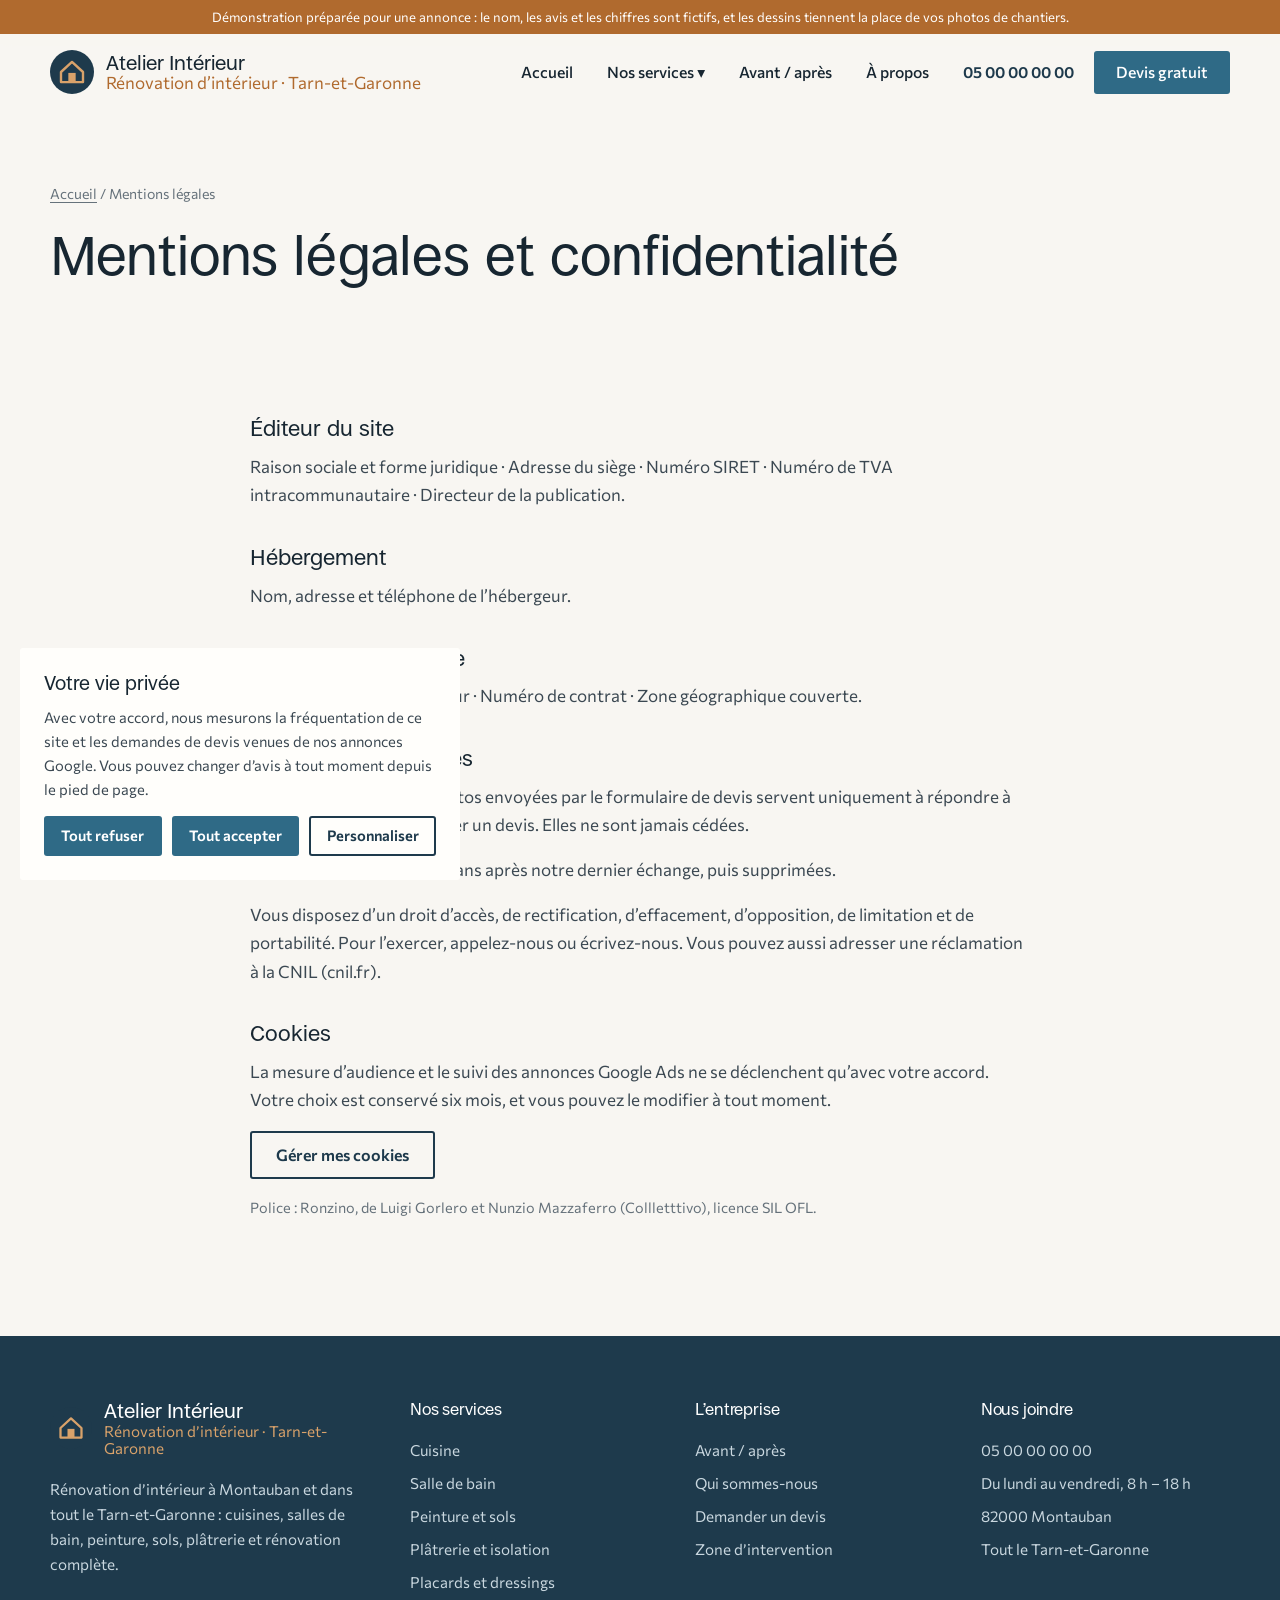
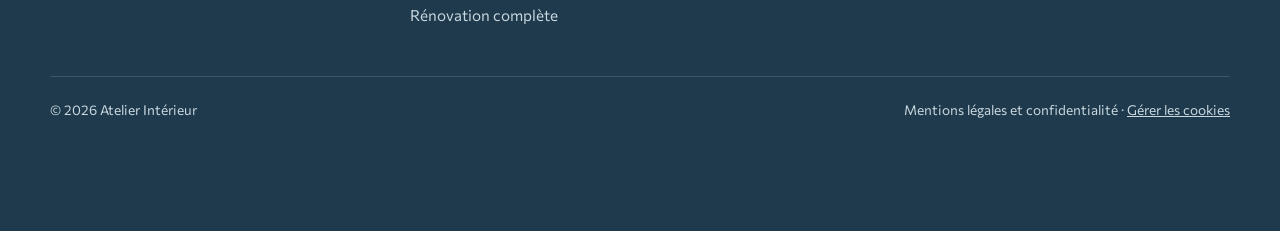
<file: mentions-legales.html>
<!doctype html>
<html lang="fr">
<head>
  <meta charset="utf-8">
  <meta name="viewport" content="width=device-width, initial-scale=1">
  <title>Mentions légales et confidentialité | Atelier Intérieur</title>
  <meta name="description" content="Mentions légales, traitement des données personnelles et gestion des cookies.">
  <!-- Démonstration : hors des moteurs de recherche. Le vrai site sera indexé. -->
  <meta name="robots" content="noindex, nofollow">
  <!-- Vrai site : balise Google Ads chargée après accord cookies ; conversion comptée à l'envoi du formulaire de devis et au clic sur le téléphone. -->
  <meta property="og:type" content="website">
  <meta property="og:locale" content="fr_FR">
  <meta property="og:title" content="Mentions légales et confidentialité | Atelier Intérieur">
  <meta property="og:description" content="Mentions légales, traitement des données personnelles et gestion des cookies.">
  <meta name="theme-color" content="#1E3A4C">
  <link rel="icon" href="data:image/svg+xml,%3Csvg%20xmlns%3D%22http%3A%2F%2Fwww.w3.org%2F2000%2Fsvg%22%20viewBox%3D%220%200%2048%2048%22%20aria-hidden%3D%22true%22%3E%3Ccircle%20cx%3D%2224%22%20cy%3D%2224%22%20r%3D%2224%22%20fill%3D%22%231E3A4C%22%2F%3E%3Cpath%20d%3D%22M12%2024%20L24%2013%20L36%2024%20V35%20H12Z%22%20fill%3D%22none%22%20stroke%3D%22%23D9A26A%22%20stroke-width%3D%222.6%22%20stroke-linejoin%3D%22round%22%2F%3E%3Crect%20x%3D%2220%22%20y%3D%2225%22%20width%3D%228%22%20height%3D%2210%22%20fill%3D%22%23D9A26A%22%2F%3E%3C%2Fsvg%3E">
  <link rel="preload" href="assets/fonts/ronzino.woff2" as="font" type="font/woff2" crossorigin>
  <link rel="preload" href="assets/fonts/commissioner.woff2" as="font" type="font/woff2" crossorigin>
  <link rel="stylesheet" href="assets/style.css">
  <link rel="stylesheet" href="assets/reprise.css">
</head>
<body>
  <div class="bandeau-demo">Démonstration préparée pour une annonce : le nom, les avis et les chiffres sont fictifs, et les dessins tiennent la place de vos photos de chantiers.</div>
  <header class="entete">
    <div class="conteneur">
      <a class="marque" href="index.html" aria-label="Atelier Intérieur, accueil"><svg viewBox="0 0 48 48" aria-hidden="true"><circle cx="24" cy="24" r="24" fill="#1E3A4C"/><path d="M12 24 L24 13 L36 24 V35 H12Z" fill="none" stroke="#D9A26A" stroke-width="2.6" stroke-linejoin="round"/><rect x="20" y="25" width="8" height="10" fill="#D9A26A"/></svg><span class="marque-nom"><strong>Atelier Intérieur</strong><span>Rénovation d’intérieur · Tarn-et-Garonne</span></span></a>
      <button class="bouton-menu" aria-label="Ouvrir le menu" aria-expanded="false" aria-controls="navigation"><span></span><span></span><span></span></button>
      <nav class="nav" id="navigation" aria-label="Navigation principale">
        <ul>
          <li><a href="index.html">Accueil</a></li>
          <li class="sous-menu"><button class="ouvrir-sous-menu" aria-expanded="false">Nos services ▾</button>
            <ul>
              <li><a href="cuisine.html">Rénovation de cuisine</a></li>
              <li><a href="salle-de-bain.html">Rénovation de salle de bain</a></li>
              <li><a href="peinture-sols-murs.html">Peinture, sols et murs</a></li>
              <li><a href="platrerie-isolation.html">Plâtrerie, cloisons et isolation</a></li>
              <li><a href="placards-dressing.html">Placards, dressings et menuiserie</a></li>
              <li><a href="renovation-complete.html">Rénovation complète</a></li>
            </ul>
          </li>
          <li><a href="realisations.html">Avant / après</a></li>
          <li><a href="a-propos.html">À propos</a></li>
          <li><a class="tel-entete" href="tel:+33500000000">05 00 00 00 00</a></li>
          <li><a class="bouton" href="contact.html">Devis gratuit</a></li>
        </ul>
      </nav>
    </div>
  </header>
  <main>

    <section class="page-titre simple">
      <div class="conteneur"><div><p class="fil"><a href="index.html">Accueil</a> / Mentions légales</p><h1>Mentions légales et confidentialité</h1></div></div>
    </section>
    <section style="padding-top:0">
      <div class="conteneur texte-legal">
        <h2>Éditeur du site</h2>
        <p>Raison sociale et forme juridique · Adresse du siège · Numéro SIRET · Numéro de TVA intracommunautaire · Directeur de la publication.</p>
        <h2>Hébergement</h2>
        <p>Nom, adresse et téléphone de l’hébergeur.</p>
        <h2>Assurance décennale</h2>
        <p>Nom et adresse de l’assureur · Numéro de contrat · Zone géographique couverte.</p>
        <h2 id="donnees">Données personnelles</h2>
        <p>Les informations et les photos envoyées par le formulaire de devis servent uniquement à répondre à votre demande et à préparer un devis. Elles ne sont jamais cédées.</p>
        <p>Elles sont conservées trois ans après notre dernier échange, puis supprimées.</p>
        <p>Vous disposez d’un droit d’accès, de rectification, d’effacement, d’opposition, de limitation et de portabilité. Pour l’exercer, appelez-nous ou écrivez-nous. Vous pouvez aussi adresser une réclamation à la CNIL (cnil.fr).</p>
        <h2>Cookies</h2>
        <p>La mesure d’audience et le suivi des annonces Google Ads ne se déclenchent qu’avec votre accord. Votre choix est conservé six mois, et vous pouvez le modifier à tout moment.</p>
        <p><button class="bouton bouton-ligne" data-gerer-cookies>Gérer mes cookies</button></p>
        <p class="credit-polices">Police : Ronzino, de Luigi Gorlero et Nunzio Mazzaferro (Collletttivo), licence SIL OFL.</p>
      </div>
    </section>
  </main>
  <footer class="pied">
    <div class="conteneur">
      <div class="grille">
        <div>
          <a class="marque" href="index.html" aria-label="Accueil"><svg viewBox="0 0 48 48" aria-hidden="true"><circle cx="24" cy="24" r="24" fill="#1E3A4C"/><path d="M12 24 L24 13 L36 24 V35 H12Z" fill="none" stroke="#D9A26A" stroke-width="2.6" stroke-linejoin="round"/><rect x="20" y="25" width="8" height="10" fill="#D9A26A"/></svg><span class="marque-nom"><strong>Atelier Intérieur</strong><span>Rénovation d’intérieur · Tarn-et-Garonne</span></span></a>
          <p style="margin-top:20px;max-width:330px">Rénovation d’intérieur à Montauban et dans tout le Tarn-et-Garonne : cuisines, salles de bain, peinture, sols, plâtrerie et rénovation complète.</p>
        </div>
        <div>
          <h4>Nos services</h4>
          <ul><li><a href="cuisine.html">Cuisine</a></li><li><a href="salle-de-bain.html">Salle de bain</a></li><li><a href="peinture-sols-murs.html">Peinture et sols</a></li><li><a href="platrerie-isolation.html">Plâtrerie et isolation</a></li><li><a href="placards-dressing.html">Placards et dressings</a></li><li><a href="renovation-complete.html">Rénovation complète</a></li></ul>
        </div>
        <div>
          <h4>L’entreprise</h4>
          <ul><li><a href="realisations.html">Avant / après</a></li><li><a href="a-propos.html">Qui sommes-nous</a></li><li><a href="contact.html">Demander un devis</a></li><li><a href="contact.html#zone">Zone d’intervention</a></li></ul>
        </div>
        <div>
          <h4>Nous joindre</h4>
          <ul><li><a href="tel:+33500000000">05 00 00 00 00</a></li><li>Du lundi au vendredi, 8 h – 18 h</li><li>82000 Montauban</li><li>Tout le Tarn-et-Garonne</li></ul>
        </div>
      </div>
      <div class="pied-bas">
        <span>© <span data-annee>2026</span> Atelier Intérieur</span>
        <span><a href="mentions-legales.html">Mentions légales et confidentialité</a> · <button class="lien-bouton" data-gerer-cookies>Gérer les cookies</button></span>
      </div>
    </div>
  </footer>
  <div class="barre-mobile">
    <a class="bouton bouton-ligne" href="tel:+33500000000"><svg viewBox="0 0 24 24" fill="none" stroke="currentColor" stroke-width="2" stroke-linecap="round" stroke-linejoin="round" aria-hidden="true"><path d="M22 16.9v3a2 2 0 0 1-2.2 2 19.8 19.8 0 0 1-8.6-3.1 19.5 19.5 0 0 1-6-6A19.8 19.8 0 0 1 2.1 4.2 2 2 0 0 1 4.1 2h3a2 2 0 0 1 2 1.7c.1.9.4 1.8.7 2.7a2 2 0 0 1-.5 2.1L8 9.8a16 16 0 0 0 6 6l1.3-1.3a2 2 0 0 1 2.1-.4c.9.3 1.8.6 2.7.7a2 2 0 0 1 1.7 2z"/></svg>Appeler</a>
    <a class="bouton" href="contact.html"><svg viewBox="0 0 24 24" fill="none" stroke="currentColor" stroke-width="2" stroke-linecap="round" stroke-linejoin="round" aria-hidden="true"><path d="M14 2H6a2 2 0 0 0-2 2v16a2 2 0 0 0 2 2h12a2 2 0 0 0 2-2V8z"/><path d="M14 2v6h6M8 13h8M8 17h5"/></svg>Demander un devis</a>
  </div>
  <div class="cookies" role="dialog" aria-labelledby="cookies-titre">
    <h2 id="cookies-titre">Votre vie privée</h2>
    <p>Avec votre accord, nous mesurons la fréquentation de ce site et les demandes de devis venues de nos annonces Google. Vous pouvez changer d’avis à tout moment depuis le pied de page.</p>
    <div class="cookies-actions">
      <button class="bouton" data-cookies="refuser">Tout refuser</button>
      <button class="bouton" data-cookies="accepter">Tout accepter</button>
      <button class="bouton bouton-ligne" data-cookies="personnaliser">Personnaliser</button>
    </div>
    <div class="cookies-detail">
      <div class="categorie"><div><strong>Nécessaires</strong><span>Mémorisent votre choix pendant six mois. Toujours actifs.</span></div><input type="checkbox" class="interrupteur" checked disabled aria-label="Cookies nécessaires, toujours actifs"></div>
      <div class="categorie"><div><strong>Mesure et annonces</strong><span>Statistiques de fréquentation et suivi des demandes venues de nos annonces Google Ads, sans revente.</span></div><input type="checkbox" class="interrupteur" id="mesure-audience" aria-label="Mesure et annonces"></div>
      <div class="cookies-actions"><button class="bouton" data-cookies="enregistrer">Enregistrer mes choix</button></div>
    </div>
  </div>
  <script src="assets/site.js" defer></script>
</body>
</html>
</file>
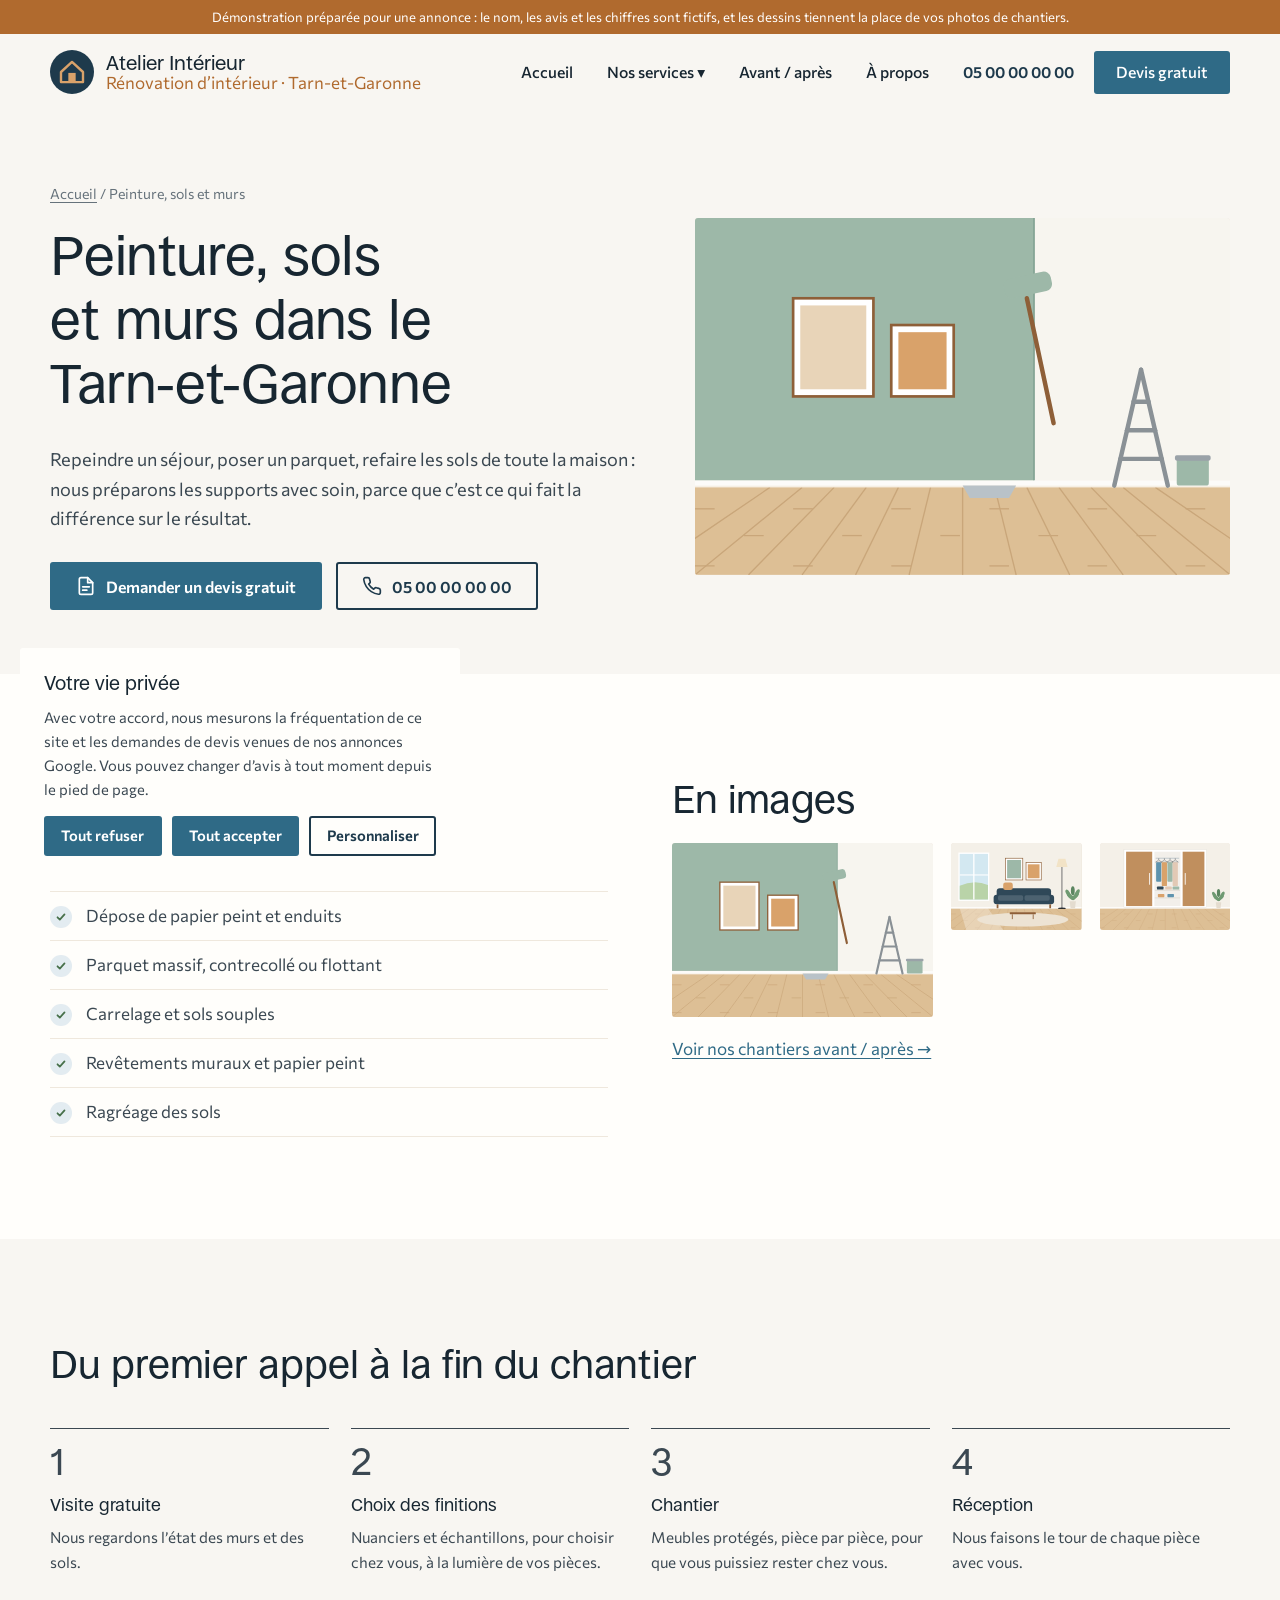
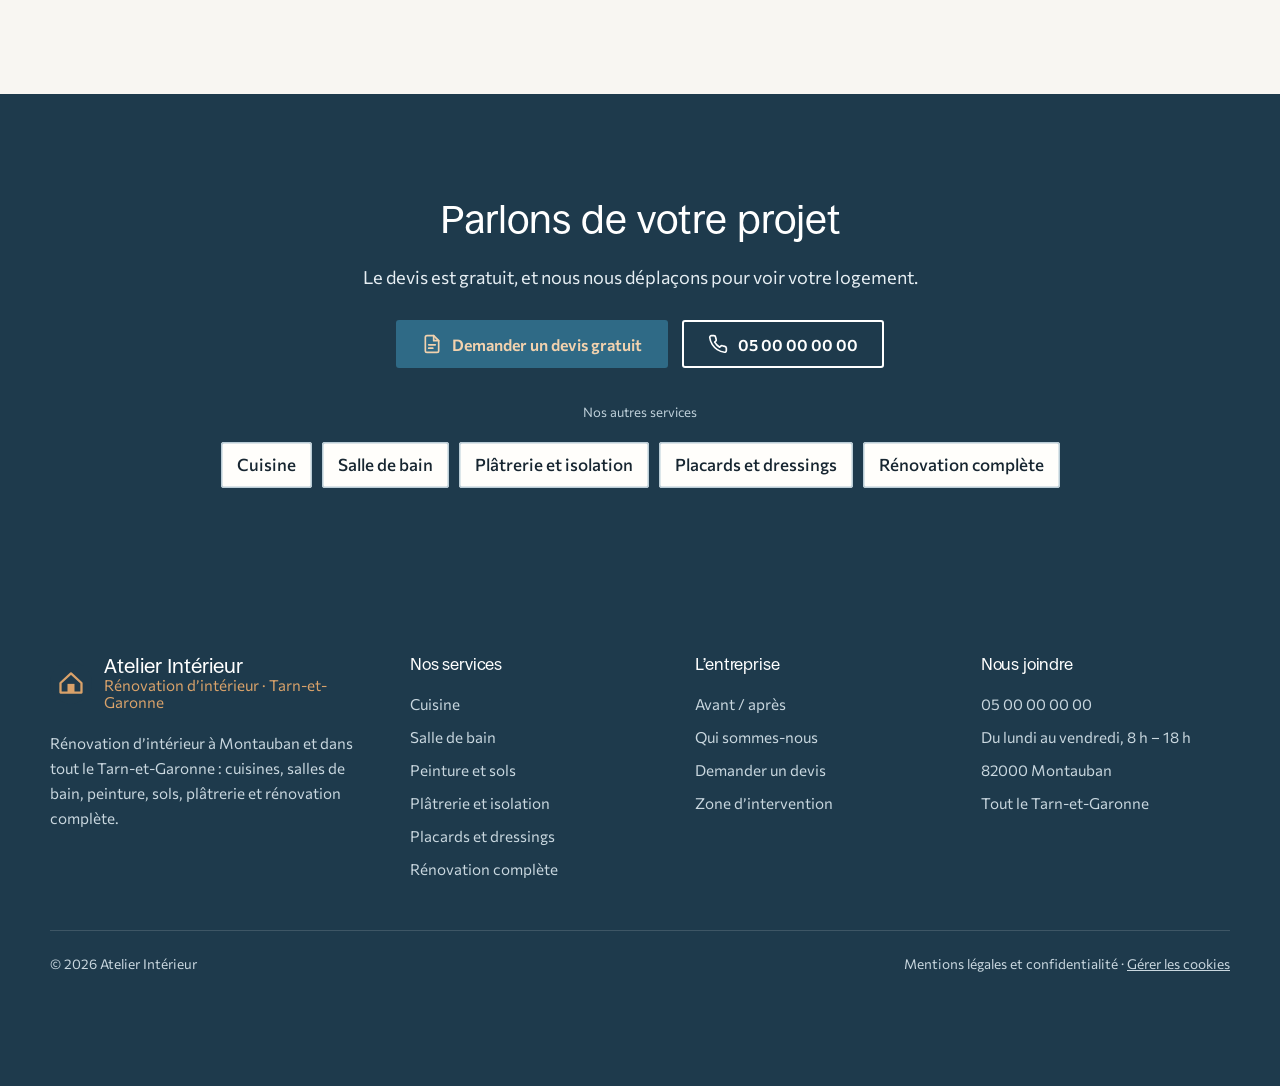
<file: peinture-sols-murs.html>
<!doctype html>
<html lang="fr">
<head>
  <meta charset="utf-8">
  <meta name="viewport" content="width=device-width, initial-scale=1">
  <title>Peinture, sols et murs à Montauban | Atelier Intérieur</title>
  <meta name="description" content="Peinture des murs et plafonds, parquet, carrelage ou sol souple : des finitions nettes, pièce par pièce. Rénovation d'intérieur à Montauban et dans le Tarn-et-Garonne. Devis gratuit.">
  <!-- Démonstration : hors des moteurs de recherche. Le vrai site sera indexé. -->
  <meta name="robots" content="noindex, nofollow">
  <!-- Vrai site : balise Google Ads chargée après accord cookies ; conversion comptée à l'envoi du formulaire de devis et au clic sur le téléphone. -->
  <meta property="og:type" content="website">
  <meta property="og:locale" content="fr_FR">
  <meta property="og:title" content="Peinture, sols et murs à Montauban | Atelier Intérieur">
  <meta property="og:description" content="Peinture des murs et plafonds, parquet, carrelage ou sol souple : des finitions nettes, pièce par pièce. Rénovation d'intérieur à Montauban et dans le Tarn-et-Garonne. Devis gratuit.">
  <meta name="theme-color" content="#1E3A4C">
  <link rel="icon" href="data:image/svg+xml,%3Csvg%20xmlns%3D%22http%3A%2F%2Fwww.w3.org%2F2000%2Fsvg%22%20viewBox%3D%220%200%2048%2048%22%20aria-hidden%3D%22true%22%3E%3Ccircle%20cx%3D%2224%22%20cy%3D%2224%22%20r%3D%2224%22%20fill%3D%22%231E3A4C%22%2F%3E%3Cpath%20d%3D%22M12%2024%20L24%2013%20L36%2024%20V35%20H12Z%22%20fill%3D%22none%22%20stroke%3D%22%23D9A26A%22%20stroke-width%3D%222.6%22%20stroke-linejoin%3D%22round%22%2F%3E%3Crect%20x%3D%2220%22%20y%3D%2225%22%20width%3D%228%22%20height%3D%2210%22%20fill%3D%22%23D9A26A%22%2F%3E%3C%2Fsvg%3E">
  <link rel="preload" href="assets/fonts/ronzino.woff2" as="font" type="font/woff2" crossorigin>
  <link rel="preload" href="assets/fonts/commissioner.woff2" as="font" type="font/woff2" crossorigin>
  <link rel="stylesheet" href="assets/style.css">
  <link rel="stylesheet" href="assets/reprise.css">
</head>
<body>
  <div class="bandeau-demo">Démonstration préparée pour une annonce : le nom, les avis et les chiffres sont fictifs, et les dessins tiennent la place de vos photos de chantiers.</div>
  <header class="entete">
    <div class="conteneur">
      <a class="marque" href="index.html" aria-label="Atelier Intérieur, accueil"><svg viewBox="0 0 48 48" aria-hidden="true"><circle cx="24" cy="24" r="24" fill="#1E3A4C"/><path d="M12 24 L24 13 L36 24 V35 H12Z" fill="none" stroke="#D9A26A" stroke-width="2.6" stroke-linejoin="round"/><rect x="20" y="25" width="8" height="10" fill="#D9A26A"/></svg><span class="marque-nom"><strong>Atelier Intérieur</strong><span>Rénovation d’intérieur · Tarn-et-Garonne</span></span></a>
      <button class="bouton-menu" aria-label="Ouvrir le menu" aria-expanded="false" aria-controls="navigation"><span></span><span></span><span></span></button>
      <nav class="nav" id="navigation" aria-label="Navigation principale">
        <ul>
          <li><a href="index.html">Accueil</a></li>
          <li class="sous-menu"><button class="ouvrir-sous-menu" aria-expanded="false">Nos services ▾</button>
            <ul>
              <li><a href="cuisine.html">Rénovation de cuisine</a></li>
              <li><a href="salle-de-bain.html">Rénovation de salle de bain</a></li>
              <li><a href="peinture-sols-murs.html" aria-current="page">Peinture, sols et murs</a></li>
              <li><a href="platrerie-isolation.html">Plâtrerie, cloisons et isolation</a></li>
              <li><a href="placards-dressing.html">Placards, dressings et menuiserie</a></li>
              <li><a href="renovation-complete.html">Rénovation complète</a></li>
            </ul>
          </li>
          <li><a href="realisations.html">Avant / après</a></li>
          <li><a href="a-propos.html">À propos</a></li>
          <li><a class="tel-entete" href="tel:+33500000000">05 00 00 00 00</a></li>
          <li><a class="bouton" href="contact.html">Devis gratuit</a></li>
        </ul>
      </nav>
    </div>
  </header>
  <main>

    <section class="page-titre">
      <div class="conteneur">
        <div>
          <p class="fil"><a href="index.html">Accueil</a> / Peinture, sols et murs</p>
          <h1>Peinture, sols et murs dans le Tarn-et-Garonne</h1>
          <p class="intro">Repeindre un séjour, poser un parquet, refaire les sols de toute la maison : nous préparons les supports avec soin, parce que c’est ce qui fait la différence sur le résultat.</p>
          <div class="boutons"><a class="bouton" href="contact.html?travaux=peinture-sols-murs"><svg viewBox="0 0 24 24" fill="none" stroke="currentColor" stroke-width="2" stroke-linecap="round" stroke-linejoin="round" aria-hidden="true"><path d="M14 2H6a2 2 0 0 0-2 2v16a2 2 0 0 0 2 2h12a2 2 0 0 0 2-2V8z"/><path d="M14 2v6h6M8 13h8M8 17h5"/></svg>Demander un devis gratuit</a><a class="bouton bouton-ligne" href="tel:+33500000000"><svg viewBox="0 0 24 24" fill="none" stroke="currentColor" stroke-width="2" stroke-linecap="round" stroke-linejoin="round" aria-hidden="true"><path d="M22 16.9v3a2 2 0 0 1-2.2 2 19.8 19.8 0 0 1-8.6-3.1 19.5 19.5 0 0 1-6-6A19.8 19.8 0 0 1 2.1 4.2 2 2 0 0 1 4.1 2h3a2 2 0 0 1 2 1.7c.1.9.4 1.8.7 2.7a2 2 0 0 1-.5 2.1L8 9.8a16 16 0 0 0 6 6l1.3-1.3a2 2 0 0 1 2.1-.4c.9.3 1.8.6 2.7.7a2 2 0 0 1 1.7 2z"/></svg>05 00 00 00 00</a></div>
        </div>
        <div class="illustration"><svg viewBox="0 0 600 400" role="img" aria-label="Séjour repeint en vert sauge, parquet clair et peinture en cours" preserveAspectRatio="xMidYMid slice">
  <rect width="600" height="400" fill="#F4F0E8"/><rect y="300" width="600" height="100" fill="#DDBF95"/><line x1="84" y1="302" x2="-60" y2="400" stroke="#C9A67A" stroke-width="1.5"/><line x1="120" y1="302" x2="0" y2="400" stroke="#C9A67A" stroke-width="1.5"/><line x1="156" y1="302" x2="60" y2="400" stroke="#C9A67A" stroke-width="1.5"/><line x1="192" y1="302" x2="120" y2="400" stroke="#C9A67A" stroke-width="1.5"/><line x1="228" y1="302" x2="180" y2="400" stroke="#C9A67A" stroke-width="1.5"/><line x1="264" y1="302" x2="240" y2="400" stroke="#C9A67A" stroke-width="1.5"/><line x1="300" y1="302" x2="300" y2="400" stroke="#C9A67A" stroke-width="1.5"/><line x1="336" y1="302" x2="360" y2="400" stroke="#C9A67A" stroke-width="1.5"/><line x1="372" y1="302" x2="420" y2="400" stroke="#C9A67A" stroke-width="1.5"/><line x1="408" y1="302" x2="480" y2="400" stroke="#C9A67A" stroke-width="1.5"/><line x1="444" y1="302" x2="540" y2="400" stroke="#C9A67A" stroke-width="1.5"/><line x1="480" y1="302" x2="600" y2="400" stroke="#C9A67A" stroke-width="1.5"/><line x1="516" y1="302" x2="660" y2="400" stroke="#C9A67A" stroke-width="1.5"/><line x1="0" y1="326" x2="22" y2="326" stroke="#C9A67A" stroke-width="1.5"/><line x1="110" y1="326" x2="132" y2="326" stroke="#C9A67A" stroke-width="1.5"/><line x1="220" y1="326" x2="242" y2="326" stroke="#C9A67A" stroke-width="1.5"/><line x1="330" y1="326" x2="352" y2="326" stroke="#C9A67A" stroke-width="1.5"/><line x1="440" y1="326" x2="462" y2="326" stroke="#C9A67A" stroke-width="1.5"/><line x1="550" y1="326" x2="572" y2="326" stroke="#C9A67A" stroke-width="1.5"/><line x1="55" y1="356" x2="77" y2="356" stroke="#C9A67A" stroke-width="1.5"/><line x1="165" y1="356" x2="187" y2="356" stroke="#C9A67A" stroke-width="1.5"/><line x1="275" y1="356" x2="297" y2="356" stroke="#C9A67A" stroke-width="1.5"/><line x1="385" y1="356" x2="407" y2="356" stroke="#C9A67A" stroke-width="1.5"/><line x1="495" y1="356" x2="517" y2="356" stroke="#C9A67A" stroke-width="1.5"/><line x1="605" y1="356" x2="627" y2="356" stroke="#C9A67A" stroke-width="1.5"/><line x1="0" y1="390" x2="22" y2="390" stroke="#C9A67A" stroke-width="1.5"/><line x1="110" y1="390" x2="132" y2="390" stroke="#C9A67A" stroke-width="1.5"/><line x1="220" y1="390" x2="242" y2="390" stroke="#C9A67A" stroke-width="1.5"/><line x1="330" y1="390" x2="352" y2="390" stroke="#C9A67A" stroke-width="1.5"/><line x1="440" y1="390" x2="462" y2="390" stroke="#C9A67A" stroke-width="1.5"/><line x1="550" y1="390" x2="572" y2="390" stroke="#C9A67A" stroke-width="1.5"/>
  <rect y="294" width="600" height="8" fill="#FFFFFF" opacity=".75"/>
  <rect width="380" height="294" fill="#9DB8A8"/><rect x="380" width="220" height="294" fill="#F7F5EF"/><path d="M380 0 V294" stroke="#86A595" stroke-width="2"/><rect x="110" y="90" width="90" height="110" fill="#FFFFFF" stroke="#8E5F38" stroke-width="3"/><rect x="118" y="98" width="74" height="94" fill="#E8D4B8"/><rect x="220" y="120" width="70" height="80" fill="#FFFFFF" stroke="#8E5F38" stroke-width="3"/><rect x="228" y="128" width="54" height="64" fill="#D9A26A"/><g stroke="#8A9196" stroke-width="5" stroke-linecap="round"><line x1="470" y1="300" x2="500" y2="170"/><line x1="530" y1="300" x2="500" y2="170"/><line x1="476.9" y1="270" x2="523.1" y2="270"/><line x1="484.26" y1="238" x2="515.74" y2="238"/><line x1="491.62" y1="206" x2="508.38" y2="206"/></g><line x1="402" y1="230" x2="372" y2="90" stroke="#8E5F38" stroke-width="5" stroke-linecap="round"/><rect x="346" y="64" width="54" height="22" rx="8" fill="#9DB8A8" transform="rotate(-12 373 75)"/><path d="M300 300 l60 0 l-8 14 l-44 0Z" fill="#B9C2C8"/><rect x="540" y="270" width="36" height="30" rx="3" fill="#9DB8A8"/><rect x="538" y="266" width="40" height="6" rx="2" fill="#9AA2A8"/></svg></div>
      </div>
    </section>
    <section class="fond-blanc">
      <div class="conteneur deux-colonnes">
        <div>
          <span class="surtitre">Ce que nous faisons</span>
          <h2>Peinture, sols et murs</h2>
          <ul class="liste-coches"><li>Peinture des murs, des plafonds et des boiseries</li><li>Dépose de papier peint et enduits</li><li>Parquet massif, contrecollé ou flottant</li><li>Carrelage et sols souples</li><li>Revêtements muraux et papier peint</li><li>Ragréage des sols</li></ul>
        </div>
        <div>
          <span class="surtitre">Nos chantiers</span>
          <h2>En images</h2>
          <div class="galerie" style="margin-top:0"><div class="illustration"><svg viewBox="0 0 600 400" role="img" aria-label="Séjour repeint en vert sauge, parquet clair et peinture en cours" preserveAspectRatio="xMidYMid slice">
  <rect width="600" height="400" fill="#F4F0E8"/><rect y="300" width="600" height="100" fill="#DDBF95"/><line x1="84" y1="302" x2="-60" y2="400" stroke="#C9A67A" stroke-width="1.5"/><line x1="120" y1="302" x2="0" y2="400" stroke="#C9A67A" stroke-width="1.5"/><line x1="156" y1="302" x2="60" y2="400" stroke="#C9A67A" stroke-width="1.5"/><line x1="192" y1="302" x2="120" y2="400" stroke="#C9A67A" stroke-width="1.5"/><line x1="228" y1="302" x2="180" y2="400" stroke="#C9A67A" stroke-width="1.5"/><line x1="264" y1="302" x2="240" y2="400" stroke="#C9A67A" stroke-width="1.5"/><line x1="300" y1="302" x2="300" y2="400" stroke="#C9A67A" stroke-width="1.5"/><line x1="336" y1="302" x2="360" y2="400" stroke="#C9A67A" stroke-width="1.5"/><line x1="372" y1="302" x2="420" y2="400" stroke="#C9A67A" stroke-width="1.5"/><line x1="408" y1="302" x2="480" y2="400" stroke="#C9A67A" stroke-width="1.5"/><line x1="444" y1="302" x2="540" y2="400" stroke="#C9A67A" stroke-width="1.5"/><line x1="480" y1="302" x2="600" y2="400" stroke="#C9A67A" stroke-width="1.5"/><line x1="516" y1="302" x2="660" y2="400" stroke="#C9A67A" stroke-width="1.5"/><line x1="0" y1="326" x2="22" y2="326" stroke="#C9A67A" stroke-width="1.5"/><line x1="110" y1="326" x2="132" y2="326" stroke="#C9A67A" stroke-width="1.5"/><line x1="220" y1="326" x2="242" y2="326" stroke="#C9A67A" stroke-width="1.5"/><line x1="330" y1="326" x2="352" y2="326" stroke="#C9A67A" stroke-width="1.5"/><line x1="440" y1="326" x2="462" y2="326" stroke="#C9A67A" stroke-width="1.5"/><line x1="550" y1="326" x2="572" y2="326" stroke="#C9A67A" stroke-width="1.5"/><line x1="55" y1="356" x2="77" y2="356" stroke="#C9A67A" stroke-width="1.5"/><line x1="165" y1="356" x2="187" y2="356" stroke="#C9A67A" stroke-width="1.5"/><line x1="275" y1="356" x2="297" y2="356" stroke="#C9A67A" stroke-width="1.5"/><line x1="385" y1="356" x2="407" y2="356" stroke="#C9A67A" stroke-width="1.5"/><line x1="495" y1="356" x2="517" y2="356" stroke="#C9A67A" stroke-width="1.5"/><line x1="605" y1="356" x2="627" y2="356" stroke="#C9A67A" stroke-width="1.5"/><line x1="0" y1="390" x2="22" y2="390" stroke="#C9A67A" stroke-width="1.5"/><line x1="110" y1="390" x2="132" y2="390" stroke="#C9A67A" stroke-width="1.5"/><line x1="220" y1="390" x2="242" y2="390" stroke="#C9A67A" stroke-width="1.5"/><line x1="330" y1="390" x2="352" y2="390" stroke="#C9A67A" stroke-width="1.5"/><line x1="440" y1="390" x2="462" y2="390" stroke="#C9A67A" stroke-width="1.5"/><line x1="550" y1="390" x2="572" y2="390" stroke="#C9A67A" stroke-width="1.5"/>
  <rect y="294" width="600" height="8" fill="#FFFFFF" opacity=".75"/>
  <rect width="380" height="294" fill="#9DB8A8"/><rect x="380" width="220" height="294" fill="#F7F5EF"/><path d="M380 0 V294" stroke="#86A595" stroke-width="2"/><rect x="110" y="90" width="90" height="110" fill="#FFFFFF" stroke="#8E5F38" stroke-width="3"/><rect x="118" y="98" width="74" height="94" fill="#E8D4B8"/><rect x="220" y="120" width="70" height="80" fill="#FFFFFF" stroke="#8E5F38" stroke-width="3"/><rect x="228" y="128" width="54" height="64" fill="#D9A26A"/><g stroke="#8A9196" stroke-width="5" stroke-linecap="round"><line x1="470" y1="300" x2="500" y2="170"/><line x1="530" y1="300" x2="500" y2="170"/><line x1="476.9" y1="270" x2="523.1" y2="270"/><line x1="484.26" y1="238" x2="515.74" y2="238"/><line x1="491.62" y1="206" x2="508.38" y2="206"/></g><line x1="402" y1="230" x2="372" y2="90" stroke="#8E5F38" stroke-width="5" stroke-linecap="round"/><rect x="346" y="64" width="54" height="22" rx="8" fill="#9DB8A8" transform="rotate(-12 373 75)"/><path d="M300 300 l60 0 l-8 14 l-44 0Z" fill="#B9C2C8"/><rect x="540" y="270" width="36" height="30" rx="3" fill="#9DB8A8"/><rect x="538" y="266" width="40" height="6" rx="2" fill="#9AA2A8"/></svg></div><div class="illustration"><svg viewBox="0 0 600 400" role="img" aria-label="Séjour entièrement rénové : canapé, parquet, grande fenêtre" preserveAspectRatio="xMidYMid slice">
  <rect width="600" height="400" fill="#F4F0E8"/><rect y="300" width="600" height="100" fill="#DDBF95"/><line x1="84" y1="302" x2="-60" y2="400" stroke="#C9A67A" stroke-width="1.5"/><line x1="120" y1="302" x2="0" y2="400" stroke="#C9A67A" stroke-width="1.5"/><line x1="156" y1="302" x2="60" y2="400" stroke="#C9A67A" stroke-width="1.5"/><line x1="192" y1="302" x2="120" y2="400" stroke="#C9A67A" stroke-width="1.5"/><line x1="228" y1="302" x2="180" y2="400" stroke="#C9A67A" stroke-width="1.5"/><line x1="264" y1="302" x2="240" y2="400" stroke="#C9A67A" stroke-width="1.5"/><line x1="300" y1="302" x2="300" y2="400" stroke="#C9A67A" stroke-width="1.5"/><line x1="336" y1="302" x2="360" y2="400" stroke="#C9A67A" stroke-width="1.5"/><line x1="372" y1="302" x2="420" y2="400" stroke="#C9A67A" stroke-width="1.5"/><line x1="408" y1="302" x2="480" y2="400" stroke="#C9A67A" stroke-width="1.5"/><line x1="444" y1="302" x2="540" y2="400" stroke="#C9A67A" stroke-width="1.5"/><line x1="480" y1="302" x2="600" y2="400" stroke="#C9A67A" stroke-width="1.5"/><line x1="516" y1="302" x2="660" y2="400" stroke="#C9A67A" stroke-width="1.5"/><line x1="0" y1="326" x2="22" y2="326" stroke="#C9A67A" stroke-width="1.5"/><line x1="110" y1="326" x2="132" y2="326" stroke="#C9A67A" stroke-width="1.5"/><line x1="220" y1="326" x2="242" y2="326" stroke="#C9A67A" stroke-width="1.5"/><line x1="330" y1="326" x2="352" y2="326" stroke="#C9A67A" stroke-width="1.5"/><line x1="440" y1="326" x2="462" y2="326" stroke="#C9A67A" stroke-width="1.5"/><line x1="550" y1="326" x2="572" y2="326" stroke="#C9A67A" stroke-width="1.5"/><line x1="55" y1="356" x2="77" y2="356" stroke="#C9A67A" stroke-width="1.5"/><line x1="165" y1="356" x2="187" y2="356" stroke="#C9A67A" stroke-width="1.5"/><line x1="275" y1="356" x2="297" y2="356" stroke="#C9A67A" stroke-width="1.5"/><line x1="385" y1="356" x2="407" y2="356" stroke="#C9A67A" stroke-width="1.5"/><line x1="495" y1="356" x2="517" y2="356" stroke="#C9A67A" stroke-width="1.5"/><line x1="605" y1="356" x2="627" y2="356" stroke="#C9A67A" stroke-width="1.5"/><line x1="0" y1="390" x2="22" y2="390" stroke="#C9A67A" stroke-width="1.5"/><line x1="110" y1="390" x2="132" y2="390" stroke="#C9A67A" stroke-width="1.5"/><line x1="220" y1="390" x2="242" y2="390" stroke="#C9A67A" stroke-width="1.5"/><line x1="330" y1="390" x2="352" y2="390" stroke="#C9A67A" stroke-width="1.5"/><line x1="440" y1="390" x2="462" y2="390" stroke="#C9A67A" stroke-width="1.5"/><line x1="550" y1="390" x2="572" y2="390" stroke="#C9A67A" stroke-width="1.5"/>
  <rect y="294" width="600" height="8" fill="#FFFFFF" opacity=".75"/>
  <path d="M40 300 L170 300 L240 400 L70 400Z" fill="#FFFFFF" opacity=".3"/><rect x="34" y="44" width="142" height="222" fill="#FFFFFF"/><rect x="40" y="50" width="130" height="210" fill="#D3E8F1"/><path d="M40 197 Q105 165.5 170 192.8 V260 H40Z" fill="#B9D3A8"/><rect x="102" y="50" width="6" height="210" fill="#FFFFFF"/><rect x="40" y="144.5" width="130" height="5" fill="#FFFFFF"/><rect x="250" y="70" width="80" height="100" fill="#FFFFFF" stroke="#8E5F38" stroke-width="3"/><rect x="258" y="78" width="64" height="84" fill="#9DB8A8"/><rect x="345" y="90" width="70" height="80" fill="#FFFFFF" stroke="#8E5F38" stroke-width="3"/><rect x="353" y="98" width="54" height="64" fill="#D9A26A"/><ellipse cx="330" cy="352" rx="210" ry="32" fill="#EDE3D3"/><rect x="210" y="208" width="250" height="58" rx="14" fill="#2F4858"/><rect x="196" y="238" width="278" height="44" rx="14" fill="#2F4858"/><rect x="216" y="240" width="116" height="26" rx="8" fill="#FFFFFF" opacity=".14"/><rect x="338" y="240" width="116" height="26" rx="8" fill="#FFFFFF" opacity=".14"/><rect x="210" y="282" width="8" height="18" fill="#8E5F38"/><rect x="452" y="282" width="8" height="18" fill="#8E5F38"/><rect x="240" y="182" width="44" height="34" rx="10" fill="#D9A26A"/><rect x="270" y="318" width="120" height="10" rx="3" fill="#8E5F38"/><line x1="282" y1="328" x2="282" y2="350" stroke="#8E5F38" stroke-width="4"/><line x1="378" y1="328" x2="378" y2="350" stroke="#8E5F38" stroke-width="4"/><line x1="510" y1="300" x2="510" y2="110" stroke="#2B2F33" stroke-width="3"/><path d="M484 110 L536 110 L526 72 L494 72Z" fill="#F2E3C6"/><ellipse cx="510" cy="300" rx="18" ry="4" fill="#2B2F33"/><path d="M545.6 268 L574.4 268 L570.4 300 L549.6 300Z" fill="#E4DCCF"/><ellipse cx="539.2" cy="232.8" rx="8.8" ry="20.8" fill="#6F9A72" transform="rotate(-30 539.2 232.8)"/><ellipse cx="560" cy="220" rx="8.8" ry="20.8" fill="#5B8560" transform="rotate(0 560 220)"/><ellipse cx="579.2" cy="231.2" rx="8.8" ry="20.8" fill="#6F9A72" transform="rotate(28 579.2 231.2)"/><ellipse cx="550.4" cy="247.2" rx="8.8" ry="20.8" fill="#6F9A72" transform="rotate(-50 550.4 247.2)"/><ellipse cx="571.2" cy="245.6" rx="8.8" ry="20.8" fill="#6F9A72" transform="rotate(46 571.2 245.6)"/></svg></div><div class="illustration"><svg viewBox="0 0 600 400" role="img" aria-label="Dressing sur mesure : portes en bois, penderie et étagères" preserveAspectRatio="xMidYMid slice">
  <rect width="600" height="400" fill="#F4F0E8"/><rect y="300" width="600" height="100" fill="#DDBF95"/><line x1="84" y1="302" x2="-60" y2="400" stroke="#C9A67A" stroke-width="1.5"/><line x1="120" y1="302" x2="0" y2="400" stroke="#C9A67A" stroke-width="1.5"/><line x1="156" y1="302" x2="60" y2="400" stroke="#C9A67A" stroke-width="1.5"/><line x1="192" y1="302" x2="120" y2="400" stroke="#C9A67A" stroke-width="1.5"/><line x1="228" y1="302" x2="180" y2="400" stroke="#C9A67A" stroke-width="1.5"/><line x1="264" y1="302" x2="240" y2="400" stroke="#C9A67A" stroke-width="1.5"/><line x1="300" y1="302" x2="300" y2="400" stroke="#C9A67A" stroke-width="1.5"/><line x1="336" y1="302" x2="360" y2="400" stroke="#C9A67A" stroke-width="1.5"/><line x1="372" y1="302" x2="420" y2="400" stroke="#C9A67A" stroke-width="1.5"/><line x1="408" y1="302" x2="480" y2="400" stroke="#C9A67A" stroke-width="1.5"/><line x1="444" y1="302" x2="540" y2="400" stroke="#C9A67A" stroke-width="1.5"/><line x1="480" y1="302" x2="600" y2="400" stroke="#C9A67A" stroke-width="1.5"/><line x1="516" y1="302" x2="660" y2="400" stroke="#C9A67A" stroke-width="1.5"/><line x1="0" y1="326" x2="22" y2="326" stroke="#C9A67A" stroke-width="1.5"/><line x1="110" y1="326" x2="132" y2="326" stroke="#C9A67A" stroke-width="1.5"/><line x1="220" y1="326" x2="242" y2="326" stroke="#C9A67A" stroke-width="1.5"/><line x1="330" y1="326" x2="352" y2="326" stroke="#C9A67A" stroke-width="1.5"/><line x1="440" y1="326" x2="462" y2="326" stroke="#C9A67A" stroke-width="1.5"/><line x1="550" y1="326" x2="572" y2="326" stroke="#C9A67A" stroke-width="1.5"/><line x1="55" y1="356" x2="77" y2="356" stroke="#C9A67A" stroke-width="1.5"/><line x1="165" y1="356" x2="187" y2="356" stroke="#C9A67A" stroke-width="1.5"/><line x1="275" y1="356" x2="297" y2="356" stroke="#C9A67A" stroke-width="1.5"/><line x1="385" y1="356" x2="407" y2="356" stroke="#C9A67A" stroke-width="1.5"/><line x1="495" y1="356" x2="517" y2="356" stroke="#C9A67A" stroke-width="1.5"/><line x1="605" y1="356" x2="627" y2="356" stroke="#C9A67A" stroke-width="1.5"/><line x1="0" y1="390" x2="22" y2="390" stroke="#C9A67A" stroke-width="1.5"/><line x1="110" y1="390" x2="132" y2="390" stroke="#C9A67A" stroke-width="1.5"/><line x1="220" y1="390" x2="242" y2="390" stroke="#C9A67A" stroke-width="1.5"/><line x1="330" y1="390" x2="352" y2="390" stroke="#C9A67A" stroke-width="1.5"/><line x1="440" y1="390" x2="462" y2="390" stroke="#C9A67A" stroke-width="1.5"/><line x1="550" y1="390" x2="572" y2="390" stroke="#C9A67A" stroke-width="1.5"/>
  <rect y="294" width="600" height="8" fill="#FFFFFF" opacity=".75"/>
  <rect x="110" y="30" width="380" height="266" fill="#FFFFFF" stroke="#E2DED6" stroke-width="2"/><rect x="120" y="40" width="120" height="250" fill="#C08F5E"/><rect x="250" y="40" width="120" height="250" fill="#F2EFEA"/><rect x="380" y="40" width="100" height="250" fill="#C08F5E"/><line x1="256" y1="70" x2="364" y2="70" stroke="#B9C2C8" stroke-width="4"/><path d="M270 70 v8 l-14 10 h28 l-14 -10" fill="none" stroke="#2B2F33" stroke-width="1.5"/><rect x="258" y="88" width="24" height="90" rx="4" fill="#5E93AE"/><path d="M296 70 v8 l-14 10 h28 l-14 -10" fill="none" stroke="#2B2F33" stroke-width="1.5"/><rect x="284" y="88" width="24" height="110" rx="4" fill="#D9A26A"/><path d="M322 70 v8 l-14 10 h28 l-14 -10" fill="none" stroke="#2B2F33" stroke-width="1.5"/><rect x="310" y="88" width="24" height="90" rx="4" fill="#9DB8A8"/><path d="M346 70 v8 l-14 10 h28 l-14 -10" fill="none" stroke="#2B2F33" stroke-width="1.5"/><rect x="334" y="88" width="24" height="110" rx="4" fill="#E2C9B5"/><rect x="252" y="215" width="116" height="5" fill="#E2DED6"/><rect x="252" y="250" width="116" height="5" fill="#E2DED6"/><rect x="262" y="200" width="30" height="14" rx="3" fill="#2F4858"/><rect x="300" y="200" width="30" height="14" rx="3" fill="#E2C9B5"/><rect x="334" y="200" width="30" height="14" rx="3" fill="#9DB8A8"/><rect x="266" y="235" width="30" height="14" rx="3" fill="#D9A26A"/><rect x="310" y="235" width="30" height="14" rx="3" fill="#5E93AE"/><line x1="228" y1="140" x2="228" y2="190" stroke="#FFFFFF" stroke-width="4" stroke-linecap="round"/><line x1="392" y1="140" x2="392" y2="190" stroke="#FFFFFF" stroke-width="4" stroke-linecap="round"/><path d="M532.4 272 L557.6 272 L554.1 300 L535.9 300Z" fill="#E4DCCF"/><ellipse cx="526.8" cy="241.2" rx="7.699999999999999" ry="18.2" fill="#6F9A72" transform="rotate(-30 526.8 241.2)"/><ellipse cx="545" cy="230" rx="7.699999999999999" ry="18.2" fill="#5B8560" transform="rotate(0 545 230)"/><ellipse cx="561.8" cy="239.8" rx="7.699999999999999" ry="18.2" fill="#6F9A72" transform="rotate(28 561.8 239.8)"/><ellipse cx="536.6" cy="253.8" rx="7.699999999999999" ry="18.2" fill="#6F9A72" transform="rotate(-50 536.6 253.8)"/><ellipse cx="554.8" cy="252.4" rx="7.699999999999999" ry="18.2" fill="#6F9A72" transform="rotate(46 554.8 252.4)"/></svg></div></div>
          <p style="margin-top:18px"><a href="realisations.html">Voir nos chantiers avant / après →</a></p>
        </div>
      </div>
    </section>
    <section>
      <div class="conteneur">
        <span class="surtitre">Comment on travaille</span>
        <h2>Du premier appel à la fin du chantier</h2>
        <ol class="etapes"><li><h3>Visite gratuite</h3><p>Nous regardons l’état des murs et des sols.</p></li><li><h3>Choix des finitions</h3><p>Nuanciers et échantillons, pour choisir chez vous, à la lumière de vos pièces.</p></li><li><h3>Chantier</h3><p>Meubles protégés, pièce par pièce, pour que vous puissiez rester chez vous.</p></li><li><h3>Réception</h3><p>Nous faisons le tour de chaque pièce avec vous.</p></li></ol>
      </div>
    </section>
    <section class="fond-foret appel">
      <div class="conteneur">
        <h2>Parlons de votre projet</h2>
        <p class="intro" style="margin-inline:auto">Le devis est gratuit, et nous nous déplaçons pour voir votre logement.</p>
        <div class="boutons"><a class="bouton" href="contact.html?travaux=peinture-sols-murs"><svg viewBox="0 0 24 24" fill="none" stroke="currentColor" stroke-width="2" stroke-linecap="round" stroke-linejoin="round" aria-hidden="true"><path d="M14 2H6a2 2 0 0 0-2 2v16a2 2 0 0 0 2 2h12a2 2 0 0 0 2-2V8z"/><path d="M14 2v6h6M8 13h8M8 17h5"/></svg>Demander un devis gratuit</a><a class="bouton bouton-ligne" href="tel:+33500000000"><svg viewBox="0 0 24 24" fill="none" stroke="currentColor" stroke-width="2" stroke-linecap="round" stroke-linejoin="round" aria-hidden="true"><path d="M22 16.9v3a2 2 0 0 1-2.2 2 19.8 19.8 0 0 1-8.6-3.1 19.5 19.5 0 0 1-6-6A19.8 19.8 0 0 1 2.1 4.2 2 2 0 0 1 4.1 2h3a2 2 0 0 1 2 1.7c.1.9.4 1.8.7 2.7a2 2 0 0 1-.5 2.1L8 9.8a16 16 0 0 0 6 6l1.3-1.3a2 2 0 0 1 2.1-.4c.9.3 1.8.6 2.7.7a2 2 0 0 1 1.7 2z"/></svg>05 00 00 00 00</a></div>
        <p style="margin-top:34px" class="petit">Nos autres services</p>
        <div class="autres-services" style="justify-content:center"><a href="cuisine.html" style="color:#172631">Cuisine</a><a href="salle-de-bain.html" style="color:#172631">Salle de bain</a><a href="platrerie-isolation.html" style="color:#172631">Plâtrerie et isolation</a><a href="placards-dressing.html" style="color:#172631">Placards et dressings</a><a href="renovation-complete.html" style="color:#172631">Rénovation complète</a></div>
      </div>
    </section>
  </main>
  <footer class="pied">
    <div class="conteneur">
      <div class="grille">
        <div>
          <a class="marque" href="index.html" aria-label="Accueil"><svg viewBox="0 0 48 48" aria-hidden="true"><circle cx="24" cy="24" r="24" fill="#1E3A4C"/><path d="M12 24 L24 13 L36 24 V35 H12Z" fill="none" stroke="#D9A26A" stroke-width="2.6" stroke-linejoin="round"/><rect x="20" y="25" width="8" height="10" fill="#D9A26A"/></svg><span class="marque-nom"><strong>Atelier Intérieur</strong><span>Rénovation d’intérieur · Tarn-et-Garonne</span></span></a>
          <p style="margin-top:20px;max-width:330px">Rénovation d’intérieur à Montauban et dans tout le Tarn-et-Garonne : cuisines, salles de bain, peinture, sols, plâtrerie et rénovation complète.</p>
        </div>
        <div>
          <h4>Nos services</h4>
          <ul><li><a href="cuisine.html">Cuisine</a></li><li><a href="salle-de-bain.html">Salle de bain</a></li><li><a href="peinture-sols-murs.html">Peinture et sols</a></li><li><a href="platrerie-isolation.html">Plâtrerie et isolation</a></li><li><a href="placards-dressing.html">Placards et dressings</a></li><li><a href="renovation-complete.html">Rénovation complète</a></li></ul>
        </div>
        <div>
          <h4>L’entreprise</h4>
          <ul><li><a href="realisations.html">Avant / après</a></li><li><a href="a-propos.html">Qui sommes-nous</a></li><li><a href="contact.html">Demander un devis</a></li><li><a href="contact.html#zone">Zone d’intervention</a></li></ul>
        </div>
        <div>
          <h4>Nous joindre</h4>
          <ul><li><a href="tel:+33500000000">05 00 00 00 00</a></li><li>Du lundi au vendredi, 8 h – 18 h</li><li>82000 Montauban</li><li>Tout le Tarn-et-Garonne</li></ul>
        </div>
      </div>
      <div class="pied-bas">
        <span>© <span data-annee>2026</span> Atelier Intérieur</span>
        <span><a href="mentions-legales.html">Mentions légales et confidentialité</a> · <button class="lien-bouton" data-gerer-cookies>Gérer les cookies</button></span>
      </div>
    </div>
  </footer>
  <div class="barre-mobile">
    <a class="bouton bouton-ligne" href="tel:+33500000000"><svg viewBox="0 0 24 24" fill="none" stroke="currentColor" stroke-width="2" stroke-linecap="round" stroke-linejoin="round" aria-hidden="true"><path d="M22 16.9v3a2 2 0 0 1-2.2 2 19.8 19.8 0 0 1-8.6-3.1 19.5 19.5 0 0 1-6-6A19.8 19.8 0 0 1 2.1 4.2 2 2 0 0 1 4.1 2h3a2 2 0 0 1 2 1.7c.1.9.4 1.8.7 2.7a2 2 0 0 1-.5 2.1L8 9.8a16 16 0 0 0 6 6l1.3-1.3a2 2 0 0 1 2.1-.4c.9.3 1.8.6 2.7.7a2 2 0 0 1 1.7 2z"/></svg>Appeler</a>
    <a class="bouton" href="contact.html"><svg viewBox="0 0 24 24" fill="none" stroke="currentColor" stroke-width="2" stroke-linecap="round" stroke-linejoin="round" aria-hidden="true"><path d="M14 2H6a2 2 0 0 0-2 2v16a2 2 0 0 0 2 2h12a2 2 0 0 0 2-2V8z"/><path d="M14 2v6h6M8 13h8M8 17h5"/></svg>Demander un devis</a>
  </div>
  <div class="cookies" role="dialog" aria-labelledby="cookies-titre">
    <h2 id="cookies-titre">Votre vie privée</h2>
    <p>Avec votre accord, nous mesurons la fréquentation de ce site et les demandes de devis venues de nos annonces Google. Vous pouvez changer d’avis à tout moment depuis le pied de page.</p>
    <div class="cookies-actions">
      <button class="bouton" data-cookies="refuser">Tout refuser</button>
      <button class="bouton" data-cookies="accepter">Tout accepter</button>
      <button class="bouton bouton-ligne" data-cookies="personnaliser">Personnaliser</button>
    </div>
    <div class="cookies-detail">
      <div class="categorie"><div><strong>Nécessaires</strong><span>Mémorisent votre choix pendant six mois. Toujours actifs.</span></div><input type="checkbox" class="interrupteur" checked disabled aria-label="Cookies nécessaires, toujours actifs"></div>
      <div class="categorie"><div><strong>Mesure et annonces</strong><span>Statistiques de fréquentation et suivi des demandes venues de nos annonces Google Ads, sans revente.</span></div><input type="checkbox" class="interrupteur" id="mesure-audience" aria-label="Mesure et annonces"></div>
      <div class="cookies-actions"><button class="bouton" data-cookies="enregistrer">Enregistrer mes choix</button></div>
    </div>
  </div>
  <script src="assets/site.js" defer></script>
</body>
</html>
</file>
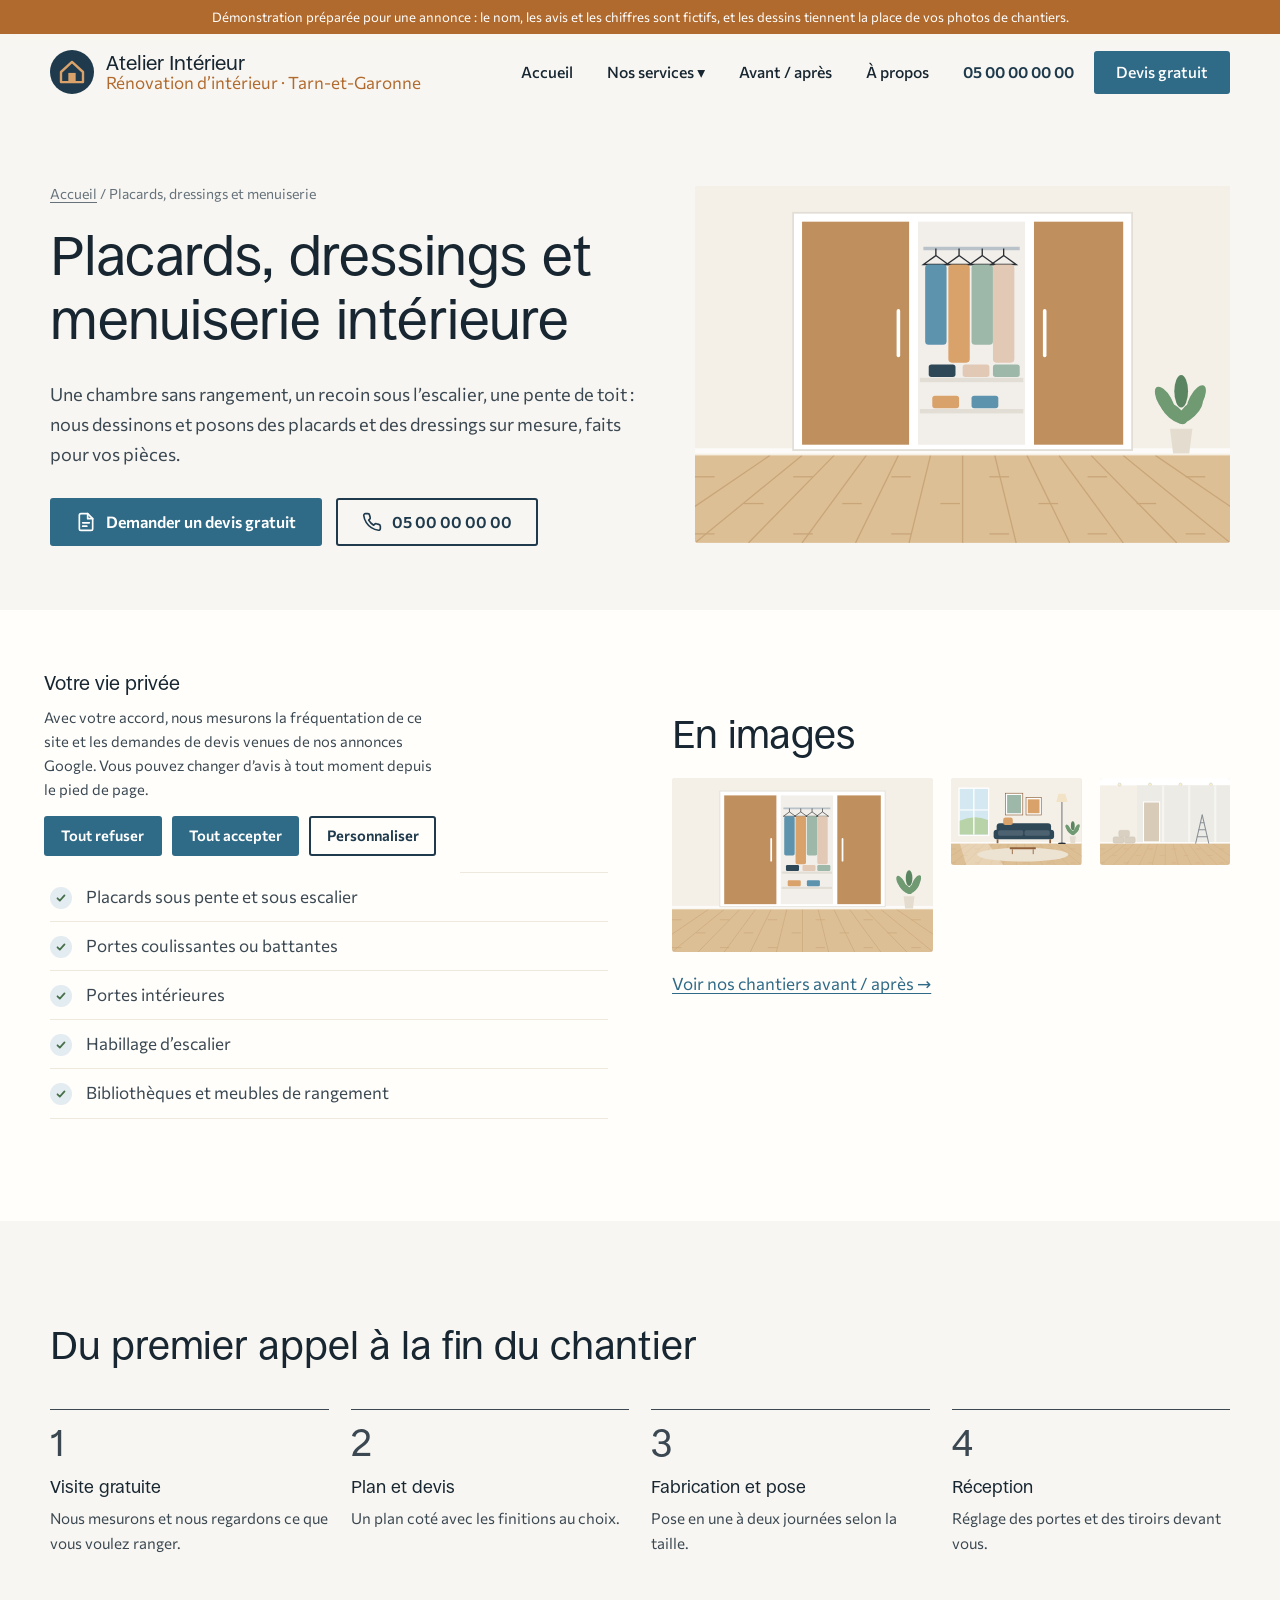
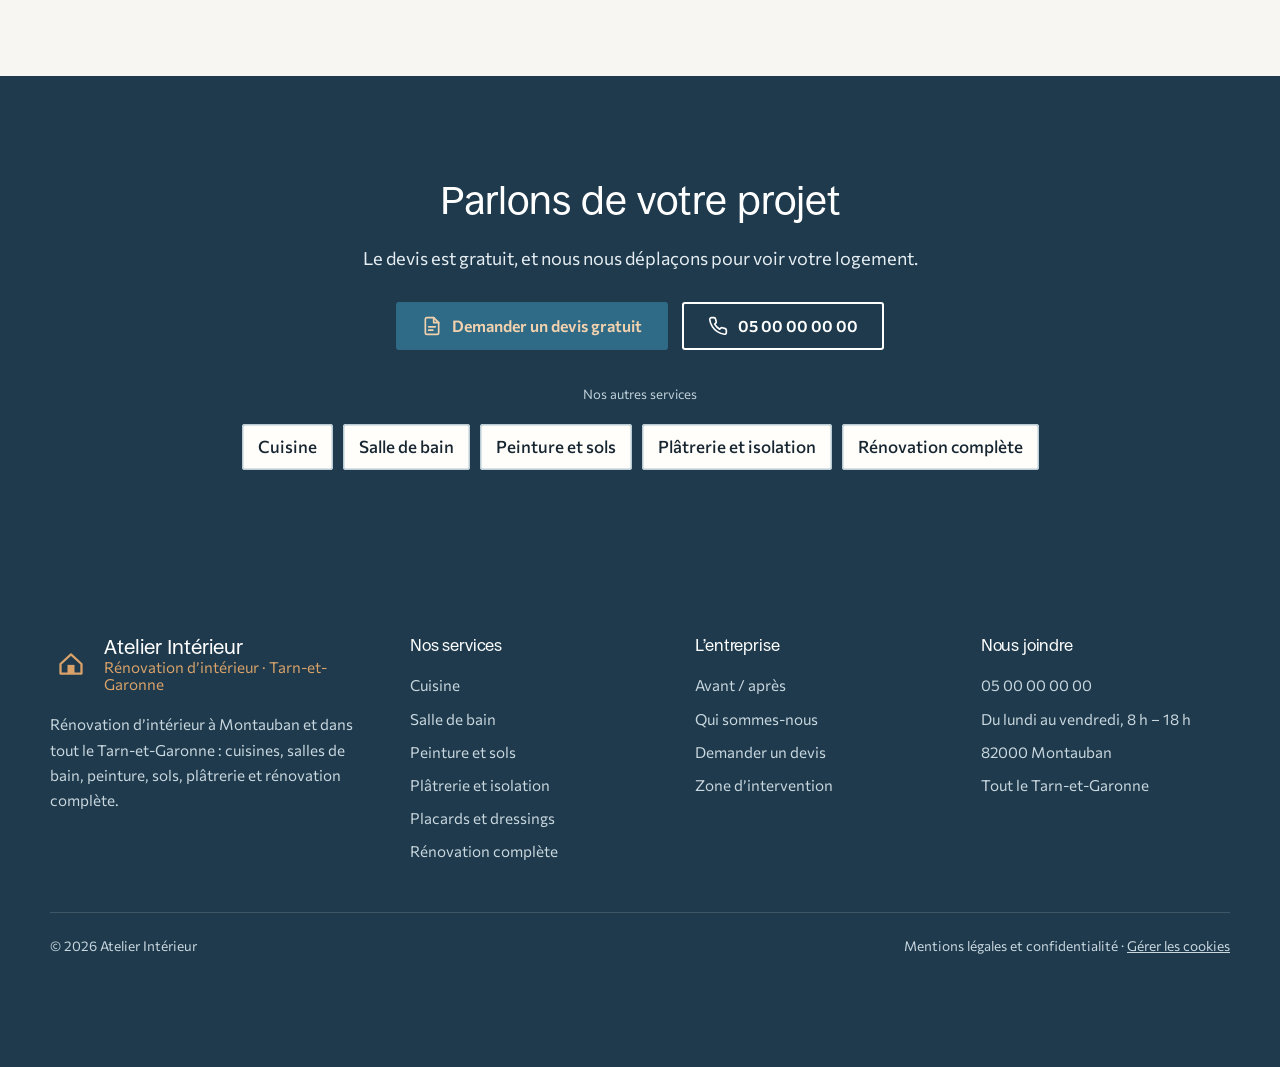
<file: placards-dressing.html>
<!doctype html>
<html lang="fr">
<head>
  <meta charset="utf-8">
  <meta name="viewport" content="width=device-width, initial-scale=1">
  <title>Placards, dressings et menuiserie à Montauban | Atelier Intérieur</title>
  <meta name="description" content="Placards sur mesure, dressings, portes intérieures : du rangement dessiné pour vos pièces. Rénovation d'intérieur à Montauban et dans le Tarn-et-Garonne. Devis gratuit.">
  <!-- Démonstration : hors des moteurs de recherche. Le vrai site sera indexé. -->
  <meta name="robots" content="noindex, nofollow">
  <!-- Vrai site : balise Google Ads chargée après accord cookies ; conversion comptée à l'envoi du formulaire de devis et au clic sur le téléphone. -->
  <meta property="og:type" content="website">
  <meta property="og:locale" content="fr_FR">
  <meta property="og:title" content="Placards, dressings et menuiserie à Montauban | Atelier Intérieur">
  <meta property="og:description" content="Placards sur mesure, dressings, portes intérieures : du rangement dessiné pour vos pièces. Rénovation d'intérieur à Montauban et dans le Tarn-et-Garonne. Devis gratuit.">
  <meta name="theme-color" content="#1E3A4C">
  <link rel="icon" href="data:image/svg+xml,%3Csvg%20xmlns%3D%22http%3A%2F%2Fwww.w3.org%2F2000%2Fsvg%22%20viewBox%3D%220%200%2048%2048%22%20aria-hidden%3D%22true%22%3E%3Ccircle%20cx%3D%2224%22%20cy%3D%2224%22%20r%3D%2224%22%20fill%3D%22%231E3A4C%22%2F%3E%3Cpath%20d%3D%22M12%2024%20L24%2013%20L36%2024%20V35%20H12Z%22%20fill%3D%22none%22%20stroke%3D%22%23D9A26A%22%20stroke-width%3D%222.6%22%20stroke-linejoin%3D%22round%22%2F%3E%3Crect%20x%3D%2220%22%20y%3D%2225%22%20width%3D%228%22%20height%3D%2210%22%20fill%3D%22%23D9A26A%22%2F%3E%3C%2Fsvg%3E">
  <link rel="preload" href="assets/fonts/ronzino.woff2" as="font" type="font/woff2" crossorigin>
  <link rel="preload" href="assets/fonts/commissioner.woff2" as="font" type="font/woff2" crossorigin>
  <link rel="stylesheet" href="assets/style.css">
  <link rel="stylesheet" href="assets/reprise.css">
</head>
<body>
  <div class="bandeau-demo">Démonstration préparée pour une annonce : le nom, les avis et les chiffres sont fictifs, et les dessins tiennent la place de vos photos de chantiers.</div>
  <header class="entete">
    <div class="conteneur">
      <a class="marque" href="index.html" aria-label="Atelier Intérieur, accueil"><svg viewBox="0 0 48 48" aria-hidden="true"><circle cx="24" cy="24" r="24" fill="#1E3A4C"/><path d="M12 24 L24 13 L36 24 V35 H12Z" fill="none" stroke="#D9A26A" stroke-width="2.6" stroke-linejoin="round"/><rect x="20" y="25" width="8" height="10" fill="#D9A26A"/></svg><span class="marque-nom"><strong>Atelier Intérieur</strong><span>Rénovation d’intérieur · Tarn-et-Garonne</span></span></a>
      <button class="bouton-menu" aria-label="Ouvrir le menu" aria-expanded="false" aria-controls="navigation"><span></span><span></span><span></span></button>
      <nav class="nav" id="navigation" aria-label="Navigation principale">
        <ul>
          <li><a href="index.html">Accueil</a></li>
          <li class="sous-menu"><button class="ouvrir-sous-menu" aria-expanded="false">Nos services ▾</button>
            <ul>
              <li><a href="cuisine.html">Rénovation de cuisine</a></li>
              <li><a href="salle-de-bain.html">Rénovation de salle de bain</a></li>
              <li><a href="peinture-sols-murs.html">Peinture, sols et murs</a></li>
              <li><a href="platrerie-isolation.html">Plâtrerie, cloisons et isolation</a></li>
              <li><a href="placards-dressing.html" aria-current="page">Placards, dressings et menuiserie</a></li>
              <li><a href="renovation-complete.html">Rénovation complète</a></li>
            </ul>
          </li>
          <li><a href="realisations.html">Avant / après</a></li>
          <li><a href="a-propos.html">À propos</a></li>
          <li><a class="tel-entete" href="tel:+33500000000">05 00 00 00 00</a></li>
          <li><a class="bouton" href="contact.html">Devis gratuit</a></li>
        </ul>
      </nav>
    </div>
  </header>
  <main>

    <section class="page-titre">
      <div class="conteneur">
        <div>
          <p class="fil"><a href="index.html">Accueil</a> / Placards, dressings et menuiserie</p>
          <h1>Placards, dressings et menuiserie intérieure</h1>
          <p class="intro">Une chambre sans rangement, un recoin sous l’escalier, une pente de toit : nous dessinons et posons des placards et des dressings sur mesure, faits pour vos pièces.</p>
          <div class="boutons"><a class="bouton" href="contact.html?travaux=placards-dressing"><svg viewBox="0 0 24 24" fill="none" stroke="currentColor" stroke-width="2" stroke-linecap="round" stroke-linejoin="round" aria-hidden="true"><path d="M14 2H6a2 2 0 0 0-2 2v16a2 2 0 0 0 2 2h12a2 2 0 0 0 2-2V8z"/><path d="M14 2v6h6M8 13h8M8 17h5"/></svg>Demander un devis gratuit</a><a class="bouton bouton-ligne" href="tel:+33500000000"><svg viewBox="0 0 24 24" fill="none" stroke="currentColor" stroke-width="2" stroke-linecap="round" stroke-linejoin="round" aria-hidden="true"><path d="M22 16.9v3a2 2 0 0 1-2.2 2 19.8 19.8 0 0 1-8.6-3.1 19.5 19.5 0 0 1-6-6A19.8 19.8 0 0 1 2.1 4.2 2 2 0 0 1 4.1 2h3a2 2 0 0 1 2 1.7c.1.9.4 1.8.7 2.7a2 2 0 0 1-.5 2.1L8 9.8a16 16 0 0 0 6 6l1.3-1.3a2 2 0 0 1 2.1-.4c.9.3 1.8.6 2.7.7a2 2 0 0 1 1.7 2z"/></svg>05 00 00 00 00</a></div>
        </div>
        <div class="illustration"><svg viewBox="0 0 600 400" role="img" aria-label="Dressing sur mesure : portes en bois, penderie et étagères" preserveAspectRatio="xMidYMid slice">
  <rect width="600" height="400" fill="#F4F0E8"/><rect y="300" width="600" height="100" fill="#DDBF95"/><line x1="84" y1="302" x2="-60" y2="400" stroke="#C9A67A" stroke-width="1.5"/><line x1="120" y1="302" x2="0" y2="400" stroke="#C9A67A" stroke-width="1.5"/><line x1="156" y1="302" x2="60" y2="400" stroke="#C9A67A" stroke-width="1.5"/><line x1="192" y1="302" x2="120" y2="400" stroke="#C9A67A" stroke-width="1.5"/><line x1="228" y1="302" x2="180" y2="400" stroke="#C9A67A" stroke-width="1.5"/><line x1="264" y1="302" x2="240" y2="400" stroke="#C9A67A" stroke-width="1.5"/><line x1="300" y1="302" x2="300" y2="400" stroke="#C9A67A" stroke-width="1.5"/><line x1="336" y1="302" x2="360" y2="400" stroke="#C9A67A" stroke-width="1.5"/><line x1="372" y1="302" x2="420" y2="400" stroke="#C9A67A" stroke-width="1.5"/><line x1="408" y1="302" x2="480" y2="400" stroke="#C9A67A" stroke-width="1.5"/><line x1="444" y1="302" x2="540" y2="400" stroke="#C9A67A" stroke-width="1.5"/><line x1="480" y1="302" x2="600" y2="400" stroke="#C9A67A" stroke-width="1.5"/><line x1="516" y1="302" x2="660" y2="400" stroke="#C9A67A" stroke-width="1.5"/><line x1="0" y1="326" x2="22" y2="326" stroke="#C9A67A" stroke-width="1.5"/><line x1="110" y1="326" x2="132" y2="326" stroke="#C9A67A" stroke-width="1.5"/><line x1="220" y1="326" x2="242" y2="326" stroke="#C9A67A" stroke-width="1.5"/><line x1="330" y1="326" x2="352" y2="326" stroke="#C9A67A" stroke-width="1.5"/><line x1="440" y1="326" x2="462" y2="326" stroke="#C9A67A" stroke-width="1.5"/><line x1="550" y1="326" x2="572" y2="326" stroke="#C9A67A" stroke-width="1.5"/><line x1="55" y1="356" x2="77" y2="356" stroke="#C9A67A" stroke-width="1.5"/><line x1="165" y1="356" x2="187" y2="356" stroke="#C9A67A" stroke-width="1.5"/><line x1="275" y1="356" x2="297" y2="356" stroke="#C9A67A" stroke-width="1.5"/><line x1="385" y1="356" x2="407" y2="356" stroke="#C9A67A" stroke-width="1.5"/><line x1="495" y1="356" x2="517" y2="356" stroke="#C9A67A" stroke-width="1.5"/><line x1="605" y1="356" x2="627" y2="356" stroke="#C9A67A" stroke-width="1.5"/><line x1="0" y1="390" x2="22" y2="390" stroke="#C9A67A" stroke-width="1.5"/><line x1="110" y1="390" x2="132" y2="390" stroke="#C9A67A" stroke-width="1.5"/><line x1="220" y1="390" x2="242" y2="390" stroke="#C9A67A" stroke-width="1.5"/><line x1="330" y1="390" x2="352" y2="390" stroke="#C9A67A" stroke-width="1.5"/><line x1="440" y1="390" x2="462" y2="390" stroke="#C9A67A" stroke-width="1.5"/><line x1="550" y1="390" x2="572" y2="390" stroke="#C9A67A" stroke-width="1.5"/>
  <rect y="294" width="600" height="8" fill="#FFFFFF" opacity=".75"/>
  <rect x="110" y="30" width="380" height="266" fill="#FFFFFF" stroke="#E2DED6" stroke-width="2"/><rect x="120" y="40" width="120" height="250" fill="#C08F5E"/><rect x="250" y="40" width="120" height="250" fill="#F2EFEA"/><rect x="380" y="40" width="100" height="250" fill="#C08F5E"/><line x1="256" y1="70" x2="364" y2="70" stroke="#B9C2C8" stroke-width="4"/><path d="M270 70 v8 l-14 10 h28 l-14 -10" fill="none" stroke="#2B2F33" stroke-width="1.5"/><rect x="258" y="88" width="24" height="90" rx="4" fill="#5E93AE"/><path d="M296 70 v8 l-14 10 h28 l-14 -10" fill="none" stroke="#2B2F33" stroke-width="1.5"/><rect x="284" y="88" width="24" height="110" rx="4" fill="#D9A26A"/><path d="M322 70 v8 l-14 10 h28 l-14 -10" fill="none" stroke="#2B2F33" stroke-width="1.5"/><rect x="310" y="88" width="24" height="90" rx="4" fill="#9DB8A8"/><path d="M346 70 v8 l-14 10 h28 l-14 -10" fill="none" stroke="#2B2F33" stroke-width="1.5"/><rect x="334" y="88" width="24" height="110" rx="4" fill="#E2C9B5"/><rect x="252" y="215" width="116" height="5" fill="#E2DED6"/><rect x="252" y="250" width="116" height="5" fill="#E2DED6"/><rect x="262" y="200" width="30" height="14" rx="3" fill="#2F4858"/><rect x="300" y="200" width="30" height="14" rx="3" fill="#E2C9B5"/><rect x="334" y="200" width="30" height="14" rx="3" fill="#9DB8A8"/><rect x="266" y="235" width="30" height="14" rx="3" fill="#D9A26A"/><rect x="310" y="235" width="30" height="14" rx="3" fill="#5E93AE"/><line x1="228" y1="140" x2="228" y2="190" stroke="#FFFFFF" stroke-width="4" stroke-linecap="round"/><line x1="392" y1="140" x2="392" y2="190" stroke="#FFFFFF" stroke-width="4" stroke-linecap="round"/><path d="M532.4 272 L557.6 272 L554.1 300 L535.9 300Z" fill="#E4DCCF"/><ellipse cx="526.8" cy="241.2" rx="7.699999999999999" ry="18.2" fill="#6F9A72" transform="rotate(-30 526.8 241.2)"/><ellipse cx="545" cy="230" rx="7.699999999999999" ry="18.2" fill="#5B8560" transform="rotate(0 545 230)"/><ellipse cx="561.8" cy="239.8" rx="7.699999999999999" ry="18.2" fill="#6F9A72" transform="rotate(28 561.8 239.8)"/><ellipse cx="536.6" cy="253.8" rx="7.699999999999999" ry="18.2" fill="#6F9A72" transform="rotate(-50 536.6 253.8)"/><ellipse cx="554.8" cy="252.4" rx="7.699999999999999" ry="18.2" fill="#6F9A72" transform="rotate(46 554.8 252.4)"/></svg></div>
      </div>
    </section>
    <section class="fond-blanc">
      <div class="conteneur deux-colonnes">
        <div>
          <span class="surtitre">Ce que nous faisons</span>
          <h2>Placards, dressings et menuiserie</h2>
          <ul class="liste-coches"><li>Dressings sur mesure, ouverts ou fermés</li><li>Placards sous pente et sous escalier</li><li>Portes coulissantes ou battantes</li><li>Portes intérieures</li><li>Habillage d’escalier</li><li>Bibliothèques et meubles de rangement</li></ul>
        </div>
        <div>
          <span class="surtitre">Nos chantiers</span>
          <h2>En images</h2>
          <div class="galerie" style="margin-top:0"><div class="illustration"><svg viewBox="0 0 600 400" role="img" aria-label="Dressing sur mesure : portes en bois, penderie et étagères" preserveAspectRatio="xMidYMid slice">
  <rect width="600" height="400" fill="#F4F0E8"/><rect y="300" width="600" height="100" fill="#DDBF95"/><line x1="84" y1="302" x2="-60" y2="400" stroke="#C9A67A" stroke-width="1.5"/><line x1="120" y1="302" x2="0" y2="400" stroke="#C9A67A" stroke-width="1.5"/><line x1="156" y1="302" x2="60" y2="400" stroke="#C9A67A" stroke-width="1.5"/><line x1="192" y1="302" x2="120" y2="400" stroke="#C9A67A" stroke-width="1.5"/><line x1="228" y1="302" x2="180" y2="400" stroke="#C9A67A" stroke-width="1.5"/><line x1="264" y1="302" x2="240" y2="400" stroke="#C9A67A" stroke-width="1.5"/><line x1="300" y1="302" x2="300" y2="400" stroke="#C9A67A" stroke-width="1.5"/><line x1="336" y1="302" x2="360" y2="400" stroke="#C9A67A" stroke-width="1.5"/><line x1="372" y1="302" x2="420" y2="400" stroke="#C9A67A" stroke-width="1.5"/><line x1="408" y1="302" x2="480" y2="400" stroke="#C9A67A" stroke-width="1.5"/><line x1="444" y1="302" x2="540" y2="400" stroke="#C9A67A" stroke-width="1.5"/><line x1="480" y1="302" x2="600" y2="400" stroke="#C9A67A" stroke-width="1.5"/><line x1="516" y1="302" x2="660" y2="400" stroke="#C9A67A" stroke-width="1.5"/><line x1="0" y1="326" x2="22" y2="326" stroke="#C9A67A" stroke-width="1.5"/><line x1="110" y1="326" x2="132" y2="326" stroke="#C9A67A" stroke-width="1.5"/><line x1="220" y1="326" x2="242" y2="326" stroke="#C9A67A" stroke-width="1.5"/><line x1="330" y1="326" x2="352" y2="326" stroke="#C9A67A" stroke-width="1.5"/><line x1="440" y1="326" x2="462" y2="326" stroke="#C9A67A" stroke-width="1.5"/><line x1="550" y1="326" x2="572" y2="326" stroke="#C9A67A" stroke-width="1.5"/><line x1="55" y1="356" x2="77" y2="356" stroke="#C9A67A" stroke-width="1.5"/><line x1="165" y1="356" x2="187" y2="356" stroke="#C9A67A" stroke-width="1.5"/><line x1="275" y1="356" x2="297" y2="356" stroke="#C9A67A" stroke-width="1.5"/><line x1="385" y1="356" x2="407" y2="356" stroke="#C9A67A" stroke-width="1.5"/><line x1="495" y1="356" x2="517" y2="356" stroke="#C9A67A" stroke-width="1.5"/><line x1="605" y1="356" x2="627" y2="356" stroke="#C9A67A" stroke-width="1.5"/><line x1="0" y1="390" x2="22" y2="390" stroke="#C9A67A" stroke-width="1.5"/><line x1="110" y1="390" x2="132" y2="390" stroke="#C9A67A" stroke-width="1.5"/><line x1="220" y1="390" x2="242" y2="390" stroke="#C9A67A" stroke-width="1.5"/><line x1="330" y1="390" x2="352" y2="390" stroke="#C9A67A" stroke-width="1.5"/><line x1="440" y1="390" x2="462" y2="390" stroke="#C9A67A" stroke-width="1.5"/><line x1="550" y1="390" x2="572" y2="390" stroke="#C9A67A" stroke-width="1.5"/>
  <rect y="294" width="600" height="8" fill="#FFFFFF" opacity=".75"/>
  <rect x="110" y="30" width="380" height="266" fill="#FFFFFF" stroke="#E2DED6" stroke-width="2"/><rect x="120" y="40" width="120" height="250" fill="#C08F5E"/><rect x="250" y="40" width="120" height="250" fill="#F2EFEA"/><rect x="380" y="40" width="100" height="250" fill="#C08F5E"/><line x1="256" y1="70" x2="364" y2="70" stroke="#B9C2C8" stroke-width="4"/><path d="M270 70 v8 l-14 10 h28 l-14 -10" fill="none" stroke="#2B2F33" stroke-width="1.5"/><rect x="258" y="88" width="24" height="90" rx="4" fill="#5E93AE"/><path d="M296 70 v8 l-14 10 h28 l-14 -10" fill="none" stroke="#2B2F33" stroke-width="1.5"/><rect x="284" y="88" width="24" height="110" rx="4" fill="#D9A26A"/><path d="M322 70 v8 l-14 10 h28 l-14 -10" fill="none" stroke="#2B2F33" stroke-width="1.5"/><rect x="310" y="88" width="24" height="90" rx="4" fill="#9DB8A8"/><path d="M346 70 v8 l-14 10 h28 l-14 -10" fill="none" stroke="#2B2F33" stroke-width="1.5"/><rect x="334" y="88" width="24" height="110" rx="4" fill="#E2C9B5"/><rect x="252" y="215" width="116" height="5" fill="#E2DED6"/><rect x="252" y="250" width="116" height="5" fill="#E2DED6"/><rect x="262" y="200" width="30" height="14" rx="3" fill="#2F4858"/><rect x="300" y="200" width="30" height="14" rx="3" fill="#E2C9B5"/><rect x="334" y="200" width="30" height="14" rx="3" fill="#9DB8A8"/><rect x="266" y="235" width="30" height="14" rx="3" fill="#D9A26A"/><rect x="310" y="235" width="30" height="14" rx="3" fill="#5E93AE"/><line x1="228" y1="140" x2="228" y2="190" stroke="#FFFFFF" stroke-width="4" stroke-linecap="round"/><line x1="392" y1="140" x2="392" y2="190" stroke="#FFFFFF" stroke-width="4" stroke-linecap="round"/><path d="M532.4 272 L557.6 272 L554.1 300 L535.9 300Z" fill="#E4DCCF"/><ellipse cx="526.8" cy="241.2" rx="7.699999999999999" ry="18.2" fill="#6F9A72" transform="rotate(-30 526.8 241.2)"/><ellipse cx="545" cy="230" rx="7.699999999999999" ry="18.2" fill="#5B8560" transform="rotate(0 545 230)"/><ellipse cx="561.8" cy="239.8" rx="7.699999999999999" ry="18.2" fill="#6F9A72" transform="rotate(28 561.8 239.8)"/><ellipse cx="536.6" cy="253.8" rx="7.699999999999999" ry="18.2" fill="#6F9A72" transform="rotate(-50 536.6 253.8)"/><ellipse cx="554.8" cy="252.4" rx="7.699999999999999" ry="18.2" fill="#6F9A72" transform="rotate(46 554.8 252.4)"/></svg></div><div class="illustration"><svg viewBox="0 0 600 400" role="img" aria-label="Séjour entièrement rénové : canapé, parquet, grande fenêtre" preserveAspectRatio="xMidYMid slice">
  <rect width="600" height="400" fill="#F4F0E8"/><rect y="300" width="600" height="100" fill="#DDBF95"/><line x1="84" y1="302" x2="-60" y2="400" stroke="#C9A67A" stroke-width="1.5"/><line x1="120" y1="302" x2="0" y2="400" stroke="#C9A67A" stroke-width="1.5"/><line x1="156" y1="302" x2="60" y2="400" stroke="#C9A67A" stroke-width="1.5"/><line x1="192" y1="302" x2="120" y2="400" stroke="#C9A67A" stroke-width="1.5"/><line x1="228" y1="302" x2="180" y2="400" stroke="#C9A67A" stroke-width="1.5"/><line x1="264" y1="302" x2="240" y2="400" stroke="#C9A67A" stroke-width="1.5"/><line x1="300" y1="302" x2="300" y2="400" stroke="#C9A67A" stroke-width="1.5"/><line x1="336" y1="302" x2="360" y2="400" stroke="#C9A67A" stroke-width="1.5"/><line x1="372" y1="302" x2="420" y2="400" stroke="#C9A67A" stroke-width="1.5"/><line x1="408" y1="302" x2="480" y2="400" stroke="#C9A67A" stroke-width="1.5"/><line x1="444" y1="302" x2="540" y2="400" stroke="#C9A67A" stroke-width="1.5"/><line x1="480" y1="302" x2="600" y2="400" stroke="#C9A67A" stroke-width="1.5"/><line x1="516" y1="302" x2="660" y2="400" stroke="#C9A67A" stroke-width="1.5"/><line x1="0" y1="326" x2="22" y2="326" stroke="#C9A67A" stroke-width="1.5"/><line x1="110" y1="326" x2="132" y2="326" stroke="#C9A67A" stroke-width="1.5"/><line x1="220" y1="326" x2="242" y2="326" stroke="#C9A67A" stroke-width="1.5"/><line x1="330" y1="326" x2="352" y2="326" stroke="#C9A67A" stroke-width="1.5"/><line x1="440" y1="326" x2="462" y2="326" stroke="#C9A67A" stroke-width="1.5"/><line x1="550" y1="326" x2="572" y2="326" stroke="#C9A67A" stroke-width="1.5"/><line x1="55" y1="356" x2="77" y2="356" stroke="#C9A67A" stroke-width="1.5"/><line x1="165" y1="356" x2="187" y2="356" stroke="#C9A67A" stroke-width="1.5"/><line x1="275" y1="356" x2="297" y2="356" stroke="#C9A67A" stroke-width="1.5"/><line x1="385" y1="356" x2="407" y2="356" stroke="#C9A67A" stroke-width="1.5"/><line x1="495" y1="356" x2="517" y2="356" stroke="#C9A67A" stroke-width="1.5"/><line x1="605" y1="356" x2="627" y2="356" stroke="#C9A67A" stroke-width="1.5"/><line x1="0" y1="390" x2="22" y2="390" stroke="#C9A67A" stroke-width="1.5"/><line x1="110" y1="390" x2="132" y2="390" stroke="#C9A67A" stroke-width="1.5"/><line x1="220" y1="390" x2="242" y2="390" stroke="#C9A67A" stroke-width="1.5"/><line x1="330" y1="390" x2="352" y2="390" stroke="#C9A67A" stroke-width="1.5"/><line x1="440" y1="390" x2="462" y2="390" stroke="#C9A67A" stroke-width="1.5"/><line x1="550" y1="390" x2="572" y2="390" stroke="#C9A67A" stroke-width="1.5"/>
  <rect y="294" width="600" height="8" fill="#FFFFFF" opacity=".75"/>
  <path d="M40 300 L170 300 L240 400 L70 400Z" fill="#FFFFFF" opacity=".3"/><rect x="34" y="44" width="142" height="222" fill="#FFFFFF"/><rect x="40" y="50" width="130" height="210" fill="#D3E8F1"/><path d="M40 197 Q105 165.5 170 192.8 V260 H40Z" fill="#B9D3A8"/><rect x="102" y="50" width="6" height="210" fill="#FFFFFF"/><rect x="40" y="144.5" width="130" height="5" fill="#FFFFFF"/><rect x="250" y="70" width="80" height="100" fill="#FFFFFF" stroke="#8E5F38" stroke-width="3"/><rect x="258" y="78" width="64" height="84" fill="#9DB8A8"/><rect x="345" y="90" width="70" height="80" fill="#FFFFFF" stroke="#8E5F38" stroke-width="3"/><rect x="353" y="98" width="54" height="64" fill="#D9A26A"/><ellipse cx="330" cy="352" rx="210" ry="32" fill="#EDE3D3"/><rect x="210" y="208" width="250" height="58" rx="14" fill="#2F4858"/><rect x="196" y="238" width="278" height="44" rx="14" fill="#2F4858"/><rect x="216" y="240" width="116" height="26" rx="8" fill="#FFFFFF" opacity=".14"/><rect x="338" y="240" width="116" height="26" rx="8" fill="#FFFFFF" opacity=".14"/><rect x="210" y="282" width="8" height="18" fill="#8E5F38"/><rect x="452" y="282" width="8" height="18" fill="#8E5F38"/><rect x="240" y="182" width="44" height="34" rx="10" fill="#D9A26A"/><rect x="270" y="318" width="120" height="10" rx="3" fill="#8E5F38"/><line x1="282" y1="328" x2="282" y2="350" stroke="#8E5F38" stroke-width="4"/><line x1="378" y1="328" x2="378" y2="350" stroke="#8E5F38" stroke-width="4"/><line x1="510" y1="300" x2="510" y2="110" stroke="#2B2F33" stroke-width="3"/><path d="M484 110 L536 110 L526 72 L494 72Z" fill="#F2E3C6"/><ellipse cx="510" cy="300" rx="18" ry="4" fill="#2B2F33"/><path d="M545.6 268 L574.4 268 L570.4 300 L549.6 300Z" fill="#E4DCCF"/><ellipse cx="539.2" cy="232.8" rx="8.8" ry="20.8" fill="#6F9A72" transform="rotate(-30 539.2 232.8)"/><ellipse cx="560" cy="220" rx="8.8" ry="20.8" fill="#5B8560" transform="rotate(0 560 220)"/><ellipse cx="579.2" cy="231.2" rx="8.8" ry="20.8" fill="#6F9A72" transform="rotate(28 579.2 231.2)"/><ellipse cx="550.4" cy="247.2" rx="8.8" ry="20.8" fill="#6F9A72" transform="rotate(-50 550.4 247.2)"/><ellipse cx="571.2" cy="245.6" rx="8.8" ry="20.8" fill="#6F9A72" transform="rotate(46 571.2 245.6)"/></svg></div><div class="illustration"><svg viewBox="0 0 600 400" role="img" aria-label="Nouvelle cloison et faux plafond avec spots encastrés" preserveAspectRatio="xMidYMid slice">
  <rect width="600" height="400" fill="#F4F0E8"/><rect y="300" width="600" height="100" fill="#DDBF95"/><line x1="84" y1="302" x2="-60" y2="400" stroke="#C9A67A" stroke-width="1.5"/><line x1="120" y1="302" x2="0" y2="400" stroke="#C9A67A" stroke-width="1.5"/><line x1="156" y1="302" x2="60" y2="400" stroke="#C9A67A" stroke-width="1.5"/><line x1="192" y1="302" x2="120" y2="400" stroke="#C9A67A" stroke-width="1.5"/><line x1="228" y1="302" x2="180" y2="400" stroke="#C9A67A" stroke-width="1.5"/><line x1="264" y1="302" x2="240" y2="400" stroke="#C9A67A" stroke-width="1.5"/><line x1="300" y1="302" x2="300" y2="400" stroke="#C9A67A" stroke-width="1.5"/><line x1="336" y1="302" x2="360" y2="400" stroke="#C9A67A" stroke-width="1.5"/><line x1="372" y1="302" x2="420" y2="400" stroke="#C9A67A" stroke-width="1.5"/><line x1="408" y1="302" x2="480" y2="400" stroke="#C9A67A" stroke-width="1.5"/><line x1="444" y1="302" x2="540" y2="400" stroke="#C9A67A" stroke-width="1.5"/><line x1="480" y1="302" x2="600" y2="400" stroke="#C9A67A" stroke-width="1.5"/><line x1="516" y1="302" x2="660" y2="400" stroke="#C9A67A" stroke-width="1.5"/><line x1="0" y1="326" x2="22" y2="326" stroke="#C9A67A" stroke-width="1.5"/><line x1="110" y1="326" x2="132" y2="326" stroke="#C9A67A" stroke-width="1.5"/><line x1="220" y1="326" x2="242" y2="326" stroke="#C9A67A" stroke-width="1.5"/><line x1="330" y1="326" x2="352" y2="326" stroke="#C9A67A" stroke-width="1.5"/><line x1="440" y1="326" x2="462" y2="326" stroke="#C9A67A" stroke-width="1.5"/><line x1="550" y1="326" x2="572" y2="326" stroke="#C9A67A" stroke-width="1.5"/><line x1="55" y1="356" x2="77" y2="356" stroke="#C9A67A" stroke-width="1.5"/><line x1="165" y1="356" x2="187" y2="356" stroke="#C9A67A" stroke-width="1.5"/><line x1="275" y1="356" x2="297" y2="356" stroke="#C9A67A" stroke-width="1.5"/><line x1="385" y1="356" x2="407" y2="356" stroke="#C9A67A" stroke-width="1.5"/><line x1="495" y1="356" x2="517" y2="356" stroke="#C9A67A" stroke-width="1.5"/><line x1="605" y1="356" x2="627" y2="356" stroke="#C9A67A" stroke-width="1.5"/><line x1="0" y1="390" x2="22" y2="390" stroke="#C9A67A" stroke-width="1.5"/><line x1="110" y1="390" x2="132" y2="390" stroke="#C9A67A" stroke-width="1.5"/><line x1="220" y1="390" x2="242" y2="390" stroke="#C9A67A" stroke-width="1.5"/><line x1="330" y1="390" x2="352" y2="390" stroke="#C9A67A" stroke-width="1.5"/><line x1="440" y1="390" x2="462" y2="390" stroke="#C9A67A" stroke-width="1.5"/><line x1="550" y1="390" x2="572" y2="390" stroke="#C9A67A" stroke-width="1.5"/>
  <rect y="294" width="600" height="8" fill="#FFFFFF" opacity=".75"/>
  <rect x="0" y="0" width="600" height="34" fill="#FFFFFF"/><circle cx="90" cy="30" r="7" fill="#FFF1C4" stroke="#B9C2C8" stroke-width="2"/><circle cx="230" cy="30" r="7" fill="#FFF1C4" stroke="#B9C2C8" stroke-width="2"/><circle cx="370" cy="30" r="7" fill="#FFF1C4" stroke="#B9C2C8" stroke-width="2"/><circle cx="510" cy="30" r="7" fill="#FFF1C4" stroke="#B9C2C8" stroke-width="2"/><rect x="170" y="34" width="430" height="260" fill="#ECEBE6"/><rect x="285" y="34" width="10" height="260" fill="#F6F5F1"/><rect x="405" y="34" width="10" height="260" fill="#F6F5F1"/><rect x="525" y="34" width="10" height="260" fill="#F6F5F1"/><rect x="200" y="110" width="74" height="184" fill="#D8CCB8"/><rect x="200" y="110" width="74" height="184" fill="none" stroke="#FFFFFF" stroke-width="5"/><g stroke="#8A9196" stroke-width="5" stroke-linecap="round"><line x1="440" y1="300" x2="470" y2="170"/><line x1="500" y1="300" x2="470" y2="170"/><line x1="446.9" y1="270" x2="493.1" y2="270"/><line x1="454.26" y1="238" x2="485.74" y2="238"/><line x1="461.62" y1="206" x2="478.38" y2="206"/></g><rect x="60" y="270" width="50" height="30" rx="8" fill="#D9D0C2" stroke="#BDB2A2"/><rect x="112" y="270" width="50" height="30" rx="8" fill="#D9D0C2" stroke="#BDB2A2"/><rect x="86" y="240" width="50" height="30" rx="8" fill="#D9D0C2" stroke="#BDB2A2"/></svg></div></div>
          <p style="margin-top:18px"><a href="realisations.html">Voir nos chantiers avant / après →</a></p>
        </div>
      </div>
    </section>
    <section>
      <div class="conteneur">
        <span class="surtitre">Comment on travaille</span>
        <h2>Du premier appel à la fin du chantier</h2>
        <ol class="etapes"><li><h3>Visite gratuite</h3><p>Nous mesurons et nous regardons ce que vous voulez ranger.</p></li><li><h3>Plan et devis</h3><p>Un plan coté avec les finitions au choix.</p></li><li><h3>Fabrication et pose</h3><p>Pose en une à deux journées selon la taille.</p></li><li><h3>Réception</h3><p>Réglage des portes et des tiroirs devant vous.</p></li></ol>
      </div>
    </section>
    <section class="fond-foret appel">
      <div class="conteneur">
        <h2>Parlons de votre projet</h2>
        <p class="intro" style="margin-inline:auto">Le devis est gratuit, et nous nous déplaçons pour voir votre logement.</p>
        <div class="boutons"><a class="bouton" href="contact.html?travaux=placards-dressing"><svg viewBox="0 0 24 24" fill="none" stroke="currentColor" stroke-width="2" stroke-linecap="round" stroke-linejoin="round" aria-hidden="true"><path d="M14 2H6a2 2 0 0 0-2 2v16a2 2 0 0 0 2 2h12a2 2 0 0 0 2-2V8z"/><path d="M14 2v6h6M8 13h8M8 17h5"/></svg>Demander un devis gratuit</a><a class="bouton bouton-ligne" href="tel:+33500000000"><svg viewBox="0 0 24 24" fill="none" stroke="currentColor" stroke-width="2" stroke-linecap="round" stroke-linejoin="round" aria-hidden="true"><path d="M22 16.9v3a2 2 0 0 1-2.2 2 19.8 19.8 0 0 1-8.6-3.1 19.5 19.5 0 0 1-6-6A19.8 19.8 0 0 1 2.1 4.2 2 2 0 0 1 4.1 2h3a2 2 0 0 1 2 1.7c.1.9.4 1.8.7 2.7a2 2 0 0 1-.5 2.1L8 9.8a16 16 0 0 0 6 6l1.3-1.3a2 2 0 0 1 2.1-.4c.9.3 1.8.6 2.7.7a2 2 0 0 1 1.7 2z"/></svg>05 00 00 00 00</a></div>
        <p style="margin-top:34px" class="petit">Nos autres services</p>
        <div class="autres-services" style="justify-content:center"><a href="cuisine.html" style="color:#172631">Cuisine</a><a href="salle-de-bain.html" style="color:#172631">Salle de bain</a><a href="peinture-sols-murs.html" style="color:#172631">Peinture et sols</a><a href="platrerie-isolation.html" style="color:#172631">Plâtrerie et isolation</a><a href="renovation-complete.html" style="color:#172631">Rénovation complète</a></div>
      </div>
    </section>
  </main>
  <footer class="pied">
    <div class="conteneur">
      <div class="grille">
        <div>
          <a class="marque" href="index.html" aria-label="Accueil"><svg viewBox="0 0 48 48" aria-hidden="true"><circle cx="24" cy="24" r="24" fill="#1E3A4C"/><path d="M12 24 L24 13 L36 24 V35 H12Z" fill="none" stroke="#D9A26A" stroke-width="2.6" stroke-linejoin="round"/><rect x="20" y="25" width="8" height="10" fill="#D9A26A"/></svg><span class="marque-nom"><strong>Atelier Intérieur</strong><span>Rénovation d’intérieur · Tarn-et-Garonne</span></span></a>
          <p style="margin-top:20px;max-width:330px">Rénovation d’intérieur à Montauban et dans tout le Tarn-et-Garonne : cuisines, salles de bain, peinture, sols, plâtrerie et rénovation complète.</p>
        </div>
        <div>
          <h4>Nos services</h4>
          <ul><li><a href="cuisine.html">Cuisine</a></li><li><a href="salle-de-bain.html">Salle de bain</a></li><li><a href="peinture-sols-murs.html">Peinture et sols</a></li><li><a href="platrerie-isolation.html">Plâtrerie et isolation</a></li><li><a href="placards-dressing.html">Placards et dressings</a></li><li><a href="renovation-complete.html">Rénovation complète</a></li></ul>
        </div>
        <div>
          <h4>L’entreprise</h4>
          <ul><li><a href="realisations.html">Avant / après</a></li><li><a href="a-propos.html">Qui sommes-nous</a></li><li><a href="contact.html">Demander un devis</a></li><li><a href="contact.html#zone">Zone d’intervention</a></li></ul>
        </div>
        <div>
          <h4>Nous joindre</h4>
          <ul><li><a href="tel:+33500000000">05 00 00 00 00</a></li><li>Du lundi au vendredi, 8 h – 18 h</li><li>82000 Montauban</li><li>Tout le Tarn-et-Garonne</li></ul>
        </div>
      </div>
      <div class="pied-bas">
        <span>© <span data-annee>2026</span> Atelier Intérieur</span>
        <span><a href="mentions-legales.html">Mentions légales et confidentialité</a> · <button class="lien-bouton" data-gerer-cookies>Gérer les cookies</button></span>
      </div>
    </div>
  </footer>
  <div class="barre-mobile">
    <a class="bouton bouton-ligne" href="tel:+33500000000"><svg viewBox="0 0 24 24" fill="none" stroke="currentColor" stroke-width="2" stroke-linecap="round" stroke-linejoin="round" aria-hidden="true"><path d="M22 16.9v3a2 2 0 0 1-2.2 2 19.8 19.8 0 0 1-8.6-3.1 19.5 19.5 0 0 1-6-6A19.8 19.8 0 0 1 2.1 4.2 2 2 0 0 1 4.1 2h3a2 2 0 0 1 2 1.7c.1.9.4 1.8.7 2.7a2 2 0 0 1-.5 2.1L8 9.8a16 16 0 0 0 6 6l1.3-1.3a2 2 0 0 1 2.1-.4c.9.3 1.8.6 2.7.7a2 2 0 0 1 1.7 2z"/></svg>Appeler</a>
    <a class="bouton" href="contact.html"><svg viewBox="0 0 24 24" fill="none" stroke="currentColor" stroke-width="2" stroke-linecap="round" stroke-linejoin="round" aria-hidden="true"><path d="M14 2H6a2 2 0 0 0-2 2v16a2 2 0 0 0 2 2h12a2 2 0 0 0 2-2V8z"/><path d="M14 2v6h6M8 13h8M8 17h5"/></svg>Demander un devis</a>
  </div>
  <div class="cookies" role="dialog" aria-labelledby="cookies-titre">
    <h2 id="cookies-titre">Votre vie privée</h2>
    <p>Avec votre accord, nous mesurons la fréquentation de ce site et les demandes de devis venues de nos annonces Google. Vous pouvez changer d’avis à tout moment depuis le pied de page.</p>
    <div class="cookies-actions">
      <button class="bouton" data-cookies="refuser">Tout refuser</button>
      <button class="bouton" data-cookies="accepter">Tout accepter</button>
      <button class="bouton bouton-ligne" data-cookies="personnaliser">Personnaliser</button>
    </div>
    <div class="cookies-detail">
      <div class="categorie"><div><strong>Nécessaires</strong><span>Mémorisent votre choix pendant six mois. Toujours actifs.</span></div><input type="checkbox" class="interrupteur" checked disabled aria-label="Cookies nécessaires, toujours actifs"></div>
      <div class="categorie"><div><strong>Mesure et annonces</strong><span>Statistiques de fréquentation et suivi des demandes venues de nos annonces Google Ads, sans revente.</span></div><input type="checkbox" class="interrupteur" id="mesure-audience" aria-label="Mesure et annonces"></div>
      <div class="cookies-actions"><button class="bouton" data-cookies="enregistrer">Enregistrer mes choix</button></div>
    </div>
  </div>
  <script src="assets/site.js" defer></script>
</body>
</html>
</file>
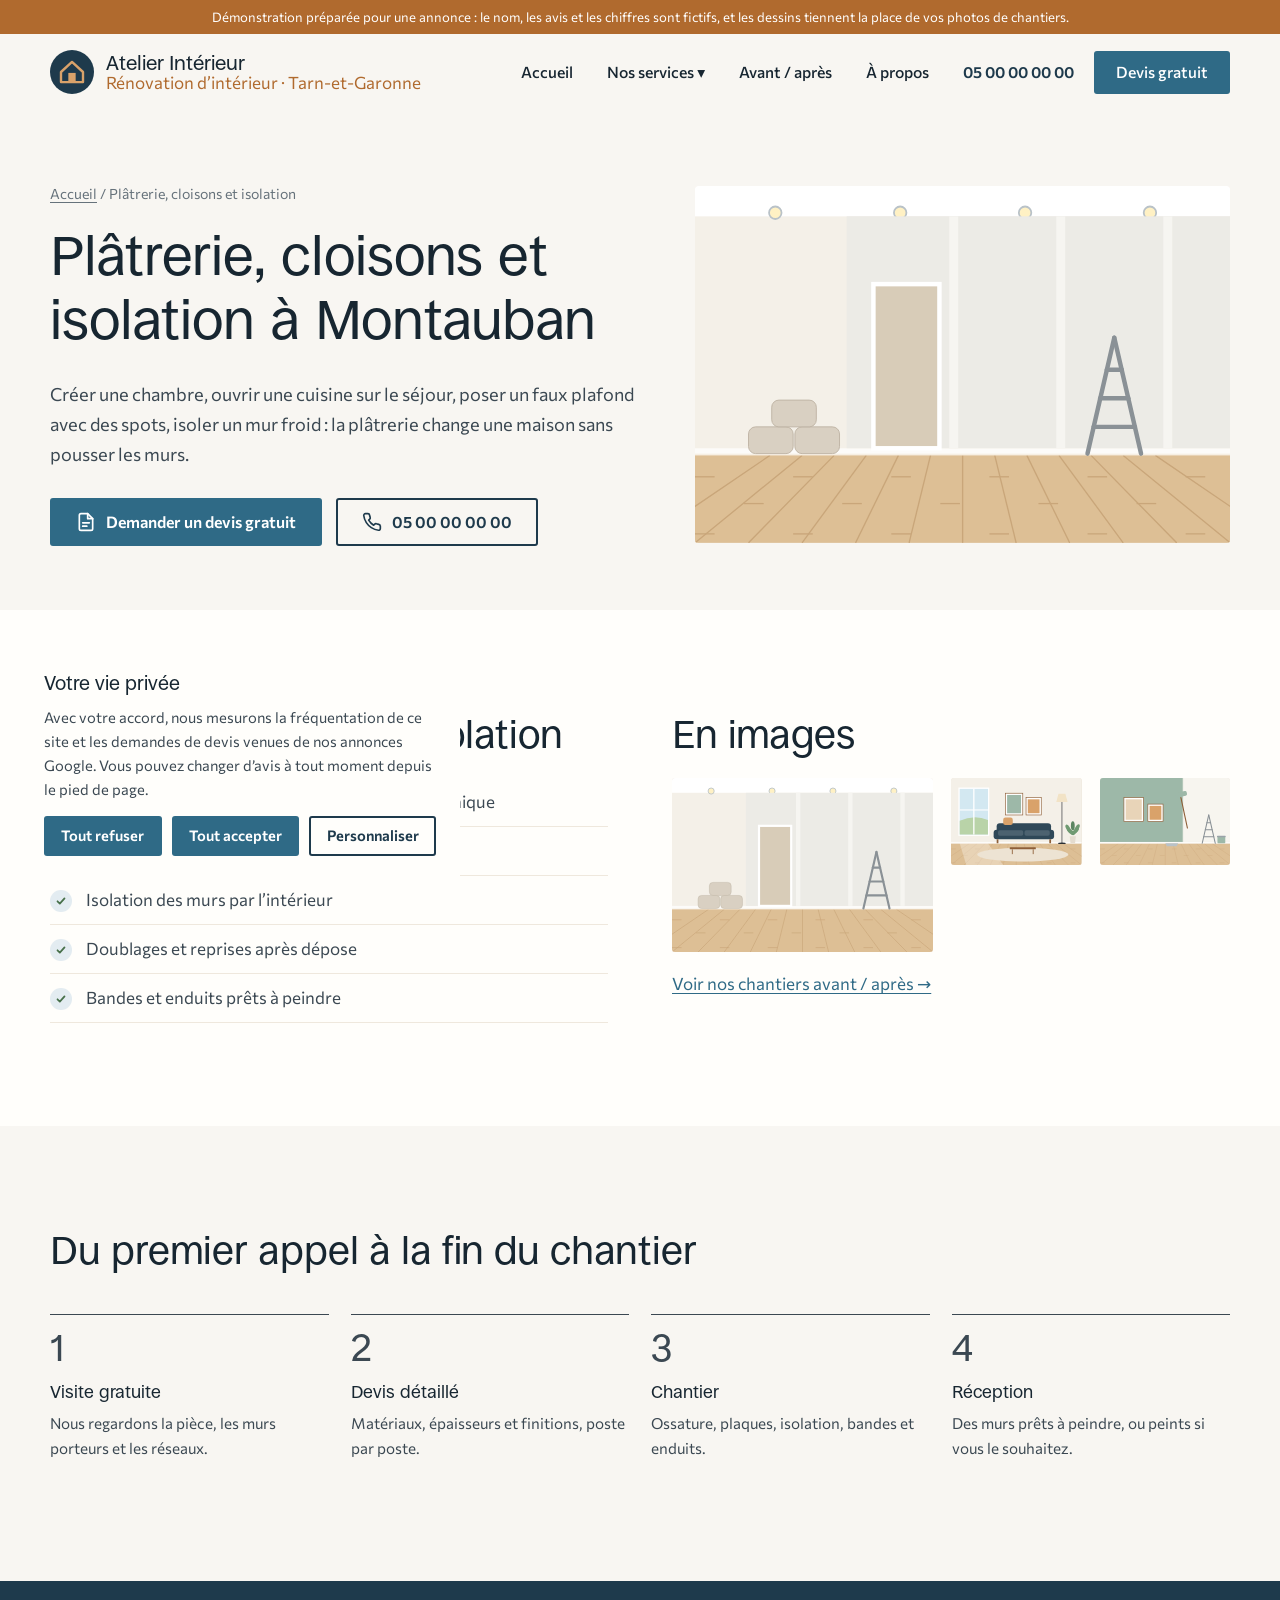
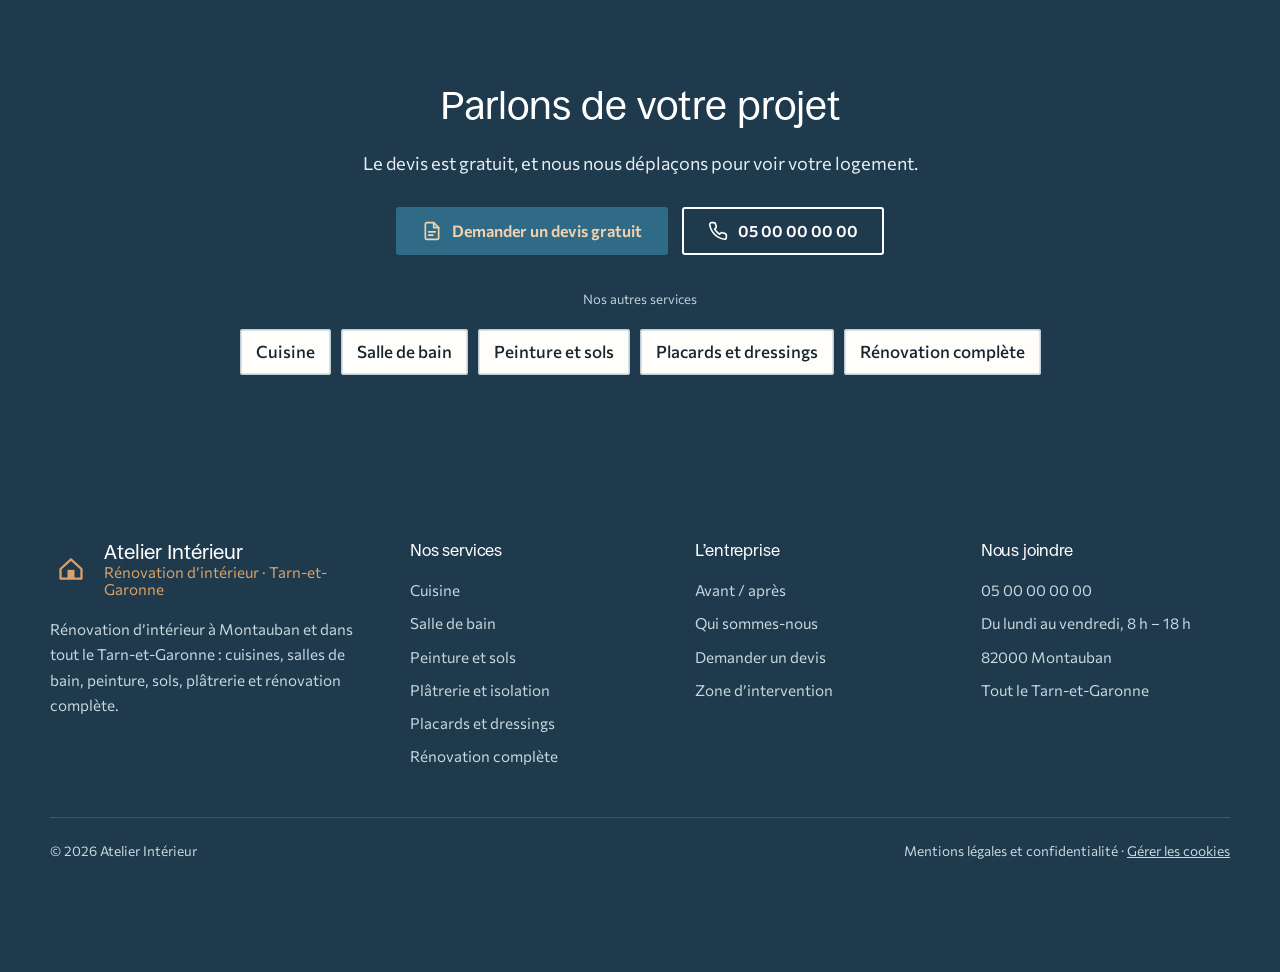
<file: platrerie-isolation.html>
<!doctype html>
<html lang="fr">
<head>
  <meta charset="utf-8">
  <meta name="viewport" content="width=device-width, initial-scale=1">
  <title>Plâtrerie, cloisons et isolation à Montauban | Atelier Intérieur</title>
  <meta name="description" content="Créer une chambre, ouvrir une cuisine, poser un faux plafond avec spots, isoler un mur froid. Rénovation d'intérieur à Montauban et dans le Tarn-et-Garonne. Devis gratuit.">
  <!-- Démonstration : hors des moteurs de recherche. Le vrai site sera indexé. -->
  <meta name="robots" content="noindex, nofollow">
  <!-- Vrai site : balise Google Ads chargée après accord cookies ; conversion comptée à l'envoi du formulaire de devis et au clic sur le téléphone. -->
  <meta property="og:type" content="website">
  <meta property="og:locale" content="fr_FR">
  <meta property="og:title" content="Plâtrerie, cloisons et isolation à Montauban | Atelier Intérieur">
  <meta property="og:description" content="Créer une chambre, ouvrir une cuisine, poser un faux plafond avec spots, isoler un mur froid. Rénovation d'intérieur à Montauban et dans le Tarn-et-Garonne. Devis gratuit.">
  <meta name="theme-color" content="#1E3A4C">
  <link rel="icon" href="data:image/svg+xml,%3Csvg%20xmlns%3D%22http%3A%2F%2Fwww.w3.org%2F2000%2Fsvg%22%20viewBox%3D%220%200%2048%2048%22%20aria-hidden%3D%22true%22%3E%3Ccircle%20cx%3D%2224%22%20cy%3D%2224%22%20r%3D%2224%22%20fill%3D%22%231E3A4C%22%2F%3E%3Cpath%20d%3D%22M12%2024%20L24%2013%20L36%2024%20V35%20H12Z%22%20fill%3D%22none%22%20stroke%3D%22%23D9A26A%22%20stroke-width%3D%222.6%22%20stroke-linejoin%3D%22round%22%2F%3E%3Crect%20x%3D%2220%22%20y%3D%2225%22%20width%3D%228%22%20height%3D%2210%22%20fill%3D%22%23D9A26A%22%2F%3E%3C%2Fsvg%3E">
  <link rel="preload" href="assets/fonts/ronzino.woff2" as="font" type="font/woff2" crossorigin>
  <link rel="preload" href="assets/fonts/commissioner.woff2" as="font" type="font/woff2" crossorigin>
  <link rel="stylesheet" href="assets/style.css">
  <link rel="stylesheet" href="assets/reprise.css">
</head>
<body>
  <div class="bandeau-demo">Démonstration préparée pour une annonce : le nom, les avis et les chiffres sont fictifs, et les dessins tiennent la place de vos photos de chantiers.</div>
  <header class="entete">
    <div class="conteneur">
      <a class="marque" href="index.html" aria-label="Atelier Intérieur, accueil"><svg viewBox="0 0 48 48" aria-hidden="true"><circle cx="24" cy="24" r="24" fill="#1E3A4C"/><path d="M12 24 L24 13 L36 24 V35 H12Z" fill="none" stroke="#D9A26A" stroke-width="2.6" stroke-linejoin="round"/><rect x="20" y="25" width="8" height="10" fill="#D9A26A"/></svg><span class="marque-nom"><strong>Atelier Intérieur</strong><span>Rénovation d’intérieur · Tarn-et-Garonne</span></span></a>
      <button class="bouton-menu" aria-label="Ouvrir le menu" aria-expanded="false" aria-controls="navigation"><span></span><span></span><span></span></button>
      <nav class="nav" id="navigation" aria-label="Navigation principale">
        <ul>
          <li><a href="index.html">Accueil</a></li>
          <li class="sous-menu"><button class="ouvrir-sous-menu" aria-expanded="false">Nos services ▾</button>
            <ul>
              <li><a href="cuisine.html">Rénovation de cuisine</a></li>
              <li><a href="salle-de-bain.html">Rénovation de salle de bain</a></li>
              <li><a href="peinture-sols-murs.html">Peinture, sols et murs</a></li>
              <li><a href="platrerie-isolation.html" aria-current="page">Plâtrerie, cloisons et isolation</a></li>
              <li><a href="placards-dressing.html">Placards, dressings et menuiserie</a></li>
              <li><a href="renovation-complete.html">Rénovation complète</a></li>
            </ul>
          </li>
          <li><a href="realisations.html">Avant / après</a></li>
          <li><a href="a-propos.html">À propos</a></li>
          <li><a class="tel-entete" href="tel:+33500000000">05 00 00 00 00</a></li>
          <li><a class="bouton" href="contact.html">Devis gratuit</a></li>
        </ul>
      </nav>
    </div>
  </header>
  <main>

    <section class="page-titre">
      <div class="conteneur">
        <div>
          <p class="fil"><a href="index.html">Accueil</a> / Plâtrerie, cloisons et isolation</p>
          <h1>Plâtrerie, cloisons et isolation à Montauban</h1>
          <p class="intro">Créer une chambre, ouvrir une cuisine sur le séjour, poser un faux plafond avec des spots, isoler un mur froid : la plâtrerie change une maison sans pousser les murs.</p>
          <div class="boutons"><a class="bouton" href="contact.html?travaux=platrerie-isolation"><svg viewBox="0 0 24 24" fill="none" stroke="currentColor" stroke-width="2" stroke-linecap="round" stroke-linejoin="round" aria-hidden="true"><path d="M14 2H6a2 2 0 0 0-2 2v16a2 2 0 0 0 2 2h12a2 2 0 0 0 2-2V8z"/><path d="M14 2v6h6M8 13h8M8 17h5"/></svg>Demander un devis gratuit</a><a class="bouton bouton-ligne" href="tel:+33500000000"><svg viewBox="0 0 24 24" fill="none" stroke="currentColor" stroke-width="2" stroke-linecap="round" stroke-linejoin="round" aria-hidden="true"><path d="M22 16.9v3a2 2 0 0 1-2.2 2 19.8 19.8 0 0 1-8.6-3.1 19.5 19.5 0 0 1-6-6A19.8 19.8 0 0 1 2.1 4.2 2 2 0 0 1 4.1 2h3a2 2 0 0 1 2 1.7c.1.9.4 1.8.7 2.7a2 2 0 0 1-.5 2.1L8 9.8a16 16 0 0 0 6 6l1.3-1.3a2 2 0 0 1 2.1-.4c.9.3 1.8.6 2.7.7a2 2 0 0 1 1.7 2z"/></svg>05 00 00 00 00</a></div>
        </div>
        <div class="illustration"><svg viewBox="0 0 600 400" role="img" aria-label="Nouvelle cloison et faux plafond avec spots encastrés" preserveAspectRatio="xMidYMid slice">
  <rect width="600" height="400" fill="#F4F0E8"/><rect y="300" width="600" height="100" fill="#DDBF95"/><line x1="84" y1="302" x2="-60" y2="400" stroke="#C9A67A" stroke-width="1.5"/><line x1="120" y1="302" x2="0" y2="400" stroke="#C9A67A" stroke-width="1.5"/><line x1="156" y1="302" x2="60" y2="400" stroke="#C9A67A" stroke-width="1.5"/><line x1="192" y1="302" x2="120" y2="400" stroke="#C9A67A" stroke-width="1.5"/><line x1="228" y1="302" x2="180" y2="400" stroke="#C9A67A" stroke-width="1.5"/><line x1="264" y1="302" x2="240" y2="400" stroke="#C9A67A" stroke-width="1.5"/><line x1="300" y1="302" x2="300" y2="400" stroke="#C9A67A" stroke-width="1.5"/><line x1="336" y1="302" x2="360" y2="400" stroke="#C9A67A" stroke-width="1.5"/><line x1="372" y1="302" x2="420" y2="400" stroke="#C9A67A" stroke-width="1.5"/><line x1="408" y1="302" x2="480" y2="400" stroke="#C9A67A" stroke-width="1.5"/><line x1="444" y1="302" x2="540" y2="400" stroke="#C9A67A" stroke-width="1.5"/><line x1="480" y1="302" x2="600" y2="400" stroke="#C9A67A" stroke-width="1.5"/><line x1="516" y1="302" x2="660" y2="400" stroke="#C9A67A" stroke-width="1.5"/><line x1="0" y1="326" x2="22" y2="326" stroke="#C9A67A" stroke-width="1.5"/><line x1="110" y1="326" x2="132" y2="326" stroke="#C9A67A" stroke-width="1.5"/><line x1="220" y1="326" x2="242" y2="326" stroke="#C9A67A" stroke-width="1.5"/><line x1="330" y1="326" x2="352" y2="326" stroke="#C9A67A" stroke-width="1.5"/><line x1="440" y1="326" x2="462" y2="326" stroke="#C9A67A" stroke-width="1.5"/><line x1="550" y1="326" x2="572" y2="326" stroke="#C9A67A" stroke-width="1.5"/><line x1="55" y1="356" x2="77" y2="356" stroke="#C9A67A" stroke-width="1.5"/><line x1="165" y1="356" x2="187" y2="356" stroke="#C9A67A" stroke-width="1.5"/><line x1="275" y1="356" x2="297" y2="356" stroke="#C9A67A" stroke-width="1.5"/><line x1="385" y1="356" x2="407" y2="356" stroke="#C9A67A" stroke-width="1.5"/><line x1="495" y1="356" x2="517" y2="356" stroke="#C9A67A" stroke-width="1.5"/><line x1="605" y1="356" x2="627" y2="356" stroke="#C9A67A" stroke-width="1.5"/><line x1="0" y1="390" x2="22" y2="390" stroke="#C9A67A" stroke-width="1.5"/><line x1="110" y1="390" x2="132" y2="390" stroke="#C9A67A" stroke-width="1.5"/><line x1="220" y1="390" x2="242" y2="390" stroke="#C9A67A" stroke-width="1.5"/><line x1="330" y1="390" x2="352" y2="390" stroke="#C9A67A" stroke-width="1.5"/><line x1="440" y1="390" x2="462" y2="390" stroke="#C9A67A" stroke-width="1.5"/><line x1="550" y1="390" x2="572" y2="390" stroke="#C9A67A" stroke-width="1.5"/>
  <rect y="294" width="600" height="8" fill="#FFFFFF" opacity=".75"/>
  <rect x="0" y="0" width="600" height="34" fill="#FFFFFF"/><circle cx="90" cy="30" r="7" fill="#FFF1C4" stroke="#B9C2C8" stroke-width="2"/><circle cx="230" cy="30" r="7" fill="#FFF1C4" stroke="#B9C2C8" stroke-width="2"/><circle cx="370" cy="30" r="7" fill="#FFF1C4" stroke="#B9C2C8" stroke-width="2"/><circle cx="510" cy="30" r="7" fill="#FFF1C4" stroke="#B9C2C8" stroke-width="2"/><rect x="170" y="34" width="430" height="260" fill="#ECEBE6"/><rect x="285" y="34" width="10" height="260" fill="#F6F5F1"/><rect x="405" y="34" width="10" height="260" fill="#F6F5F1"/><rect x="525" y="34" width="10" height="260" fill="#F6F5F1"/><rect x="200" y="110" width="74" height="184" fill="#D8CCB8"/><rect x="200" y="110" width="74" height="184" fill="none" stroke="#FFFFFF" stroke-width="5"/><g stroke="#8A9196" stroke-width="5" stroke-linecap="round"><line x1="440" y1="300" x2="470" y2="170"/><line x1="500" y1="300" x2="470" y2="170"/><line x1="446.9" y1="270" x2="493.1" y2="270"/><line x1="454.26" y1="238" x2="485.74" y2="238"/><line x1="461.62" y1="206" x2="478.38" y2="206"/></g><rect x="60" y="270" width="50" height="30" rx="8" fill="#D9D0C2" stroke="#BDB2A2"/><rect x="112" y="270" width="50" height="30" rx="8" fill="#D9D0C2" stroke="#BDB2A2"/><rect x="86" y="240" width="50" height="30" rx="8" fill="#D9D0C2" stroke="#BDB2A2"/></svg></div>
      </div>
    </section>
    <section class="fond-blanc">
      <div class="conteneur deux-colonnes">
        <div>
          <span class="surtitre">Ce que nous faisons</span>
          <h2>Plâtrerie, cloisons et isolation</h2>
          <ul class="liste-coches"><li>Cloisons en plaques de plâtre, avec isolation phonique</li><li>Faux plafonds et spots encastrés</li><li>Isolation des murs par l’intérieur</li><li>Doublages et reprises après dépose</li><li>Bandes et enduits prêts à peindre</li></ul>
        </div>
        <div>
          <span class="surtitre">Nos chantiers</span>
          <h2>En images</h2>
          <div class="galerie" style="margin-top:0"><div class="illustration"><svg viewBox="0 0 600 400" role="img" aria-label="Nouvelle cloison et faux plafond avec spots encastrés" preserveAspectRatio="xMidYMid slice">
  <rect width="600" height="400" fill="#F4F0E8"/><rect y="300" width="600" height="100" fill="#DDBF95"/><line x1="84" y1="302" x2="-60" y2="400" stroke="#C9A67A" stroke-width="1.5"/><line x1="120" y1="302" x2="0" y2="400" stroke="#C9A67A" stroke-width="1.5"/><line x1="156" y1="302" x2="60" y2="400" stroke="#C9A67A" stroke-width="1.5"/><line x1="192" y1="302" x2="120" y2="400" stroke="#C9A67A" stroke-width="1.5"/><line x1="228" y1="302" x2="180" y2="400" stroke="#C9A67A" stroke-width="1.5"/><line x1="264" y1="302" x2="240" y2="400" stroke="#C9A67A" stroke-width="1.5"/><line x1="300" y1="302" x2="300" y2="400" stroke="#C9A67A" stroke-width="1.5"/><line x1="336" y1="302" x2="360" y2="400" stroke="#C9A67A" stroke-width="1.5"/><line x1="372" y1="302" x2="420" y2="400" stroke="#C9A67A" stroke-width="1.5"/><line x1="408" y1="302" x2="480" y2="400" stroke="#C9A67A" stroke-width="1.5"/><line x1="444" y1="302" x2="540" y2="400" stroke="#C9A67A" stroke-width="1.5"/><line x1="480" y1="302" x2="600" y2="400" stroke="#C9A67A" stroke-width="1.5"/><line x1="516" y1="302" x2="660" y2="400" stroke="#C9A67A" stroke-width="1.5"/><line x1="0" y1="326" x2="22" y2="326" stroke="#C9A67A" stroke-width="1.5"/><line x1="110" y1="326" x2="132" y2="326" stroke="#C9A67A" stroke-width="1.5"/><line x1="220" y1="326" x2="242" y2="326" stroke="#C9A67A" stroke-width="1.5"/><line x1="330" y1="326" x2="352" y2="326" stroke="#C9A67A" stroke-width="1.5"/><line x1="440" y1="326" x2="462" y2="326" stroke="#C9A67A" stroke-width="1.5"/><line x1="550" y1="326" x2="572" y2="326" stroke="#C9A67A" stroke-width="1.5"/><line x1="55" y1="356" x2="77" y2="356" stroke="#C9A67A" stroke-width="1.5"/><line x1="165" y1="356" x2="187" y2="356" stroke="#C9A67A" stroke-width="1.5"/><line x1="275" y1="356" x2="297" y2="356" stroke="#C9A67A" stroke-width="1.5"/><line x1="385" y1="356" x2="407" y2="356" stroke="#C9A67A" stroke-width="1.5"/><line x1="495" y1="356" x2="517" y2="356" stroke="#C9A67A" stroke-width="1.5"/><line x1="605" y1="356" x2="627" y2="356" stroke="#C9A67A" stroke-width="1.5"/><line x1="0" y1="390" x2="22" y2="390" stroke="#C9A67A" stroke-width="1.5"/><line x1="110" y1="390" x2="132" y2="390" stroke="#C9A67A" stroke-width="1.5"/><line x1="220" y1="390" x2="242" y2="390" stroke="#C9A67A" stroke-width="1.5"/><line x1="330" y1="390" x2="352" y2="390" stroke="#C9A67A" stroke-width="1.5"/><line x1="440" y1="390" x2="462" y2="390" stroke="#C9A67A" stroke-width="1.5"/><line x1="550" y1="390" x2="572" y2="390" stroke="#C9A67A" stroke-width="1.5"/>
  <rect y="294" width="600" height="8" fill="#FFFFFF" opacity=".75"/>
  <rect x="0" y="0" width="600" height="34" fill="#FFFFFF"/><circle cx="90" cy="30" r="7" fill="#FFF1C4" stroke="#B9C2C8" stroke-width="2"/><circle cx="230" cy="30" r="7" fill="#FFF1C4" stroke="#B9C2C8" stroke-width="2"/><circle cx="370" cy="30" r="7" fill="#FFF1C4" stroke="#B9C2C8" stroke-width="2"/><circle cx="510" cy="30" r="7" fill="#FFF1C4" stroke="#B9C2C8" stroke-width="2"/><rect x="170" y="34" width="430" height="260" fill="#ECEBE6"/><rect x="285" y="34" width="10" height="260" fill="#F6F5F1"/><rect x="405" y="34" width="10" height="260" fill="#F6F5F1"/><rect x="525" y="34" width="10" height="260" fill="#F6F5F1"/><rect x="200" y="110" width="74" height="184" fill="#D8CCB8"/><rect x="200" y="110" width="74" height="184" fill="none" stroke="#FFFFFF" stroke-width="5"/><g stroke="#8A9196" stroke-width="5" stroke-linecap="round"><line x1="440" y1="300" x2="470" y2="170"/><line x1="500" y1="300" x2="470" y2="170"/><line x1="446.9" y1="270" x2="493.1" y2="270"/><line x1="454.26" y1="238" x2="485.74" y2="238"/><line x1="461.62" y1="206" x2="478.38" y2="206"/></g><rect x="60" y="270" width="50" height="30" rx="8" fill="#D9D0C2" stroke="#BDB2A2"/><rect x="112" y="270" width="50" height="30" rx="8" fill="#D9D0C2" stroke="#BDB2A2"/><rect x="86" y="240" width="50" height="30" rx="8" fill="#D9D0C2" stroke="#BDB2A2"/></svg></div><div class="illustration"><svg viewBox="0 0 600 400" role="img" aria-label="Séjour entièrement rénové : canapé, parquet, grande fenêtre" preserveAspectRatio="xMidYMid slice">
  <rect width="600" height="400" fill="#F4F0E8"/><rect y="300" width="600" height="100" fill="#DDBF95"/><line x1="84" y1="302" x2="-60" y2="400" stroke="#C9A67A" stroke-width="1.5"/><line x1="120" y1="302" x2="0" y2="400" stroke="#C9A67A" stroke-width="1.5"/><line x1="156" y1="302" x2="60" y2="400" stroke="#C9A67A" stroke-width="1.5"/><line x1="192" y1="302" x2="120" y2="400" stroke="#C9A67A" stroke-width="1.5"/><line x1="228" y1="302" x2="180" y2="400" stroke="#C9A67A" stroke-width="1.5"/><line x1="264" y1="302" x2="240" y2="400" stroke="#C9A67A" stroke-width="1.5"/><line x1="300" y1="302" x2="300" y2="400" stroke="#C9A67A" stroke-width="1.5"/><line x1="336" y1="302" x2="360" y2="400" stroke="#C9A67A" stroke-width="1.5"/><line x1="372" y1="302" x2="420" y2="400" stroke="#C9A67A" stroke-width="1.5"/><line x1="408" y1="302" x2="480" y2="400" stroke="#C9A67A" stroke-width="1.5"/><line x1="444" y1="302" x2="540" y2="400" stroke="#C9A67A" stroke-width="1.5"/><line x1="480" y1="302" x2="600" y2="400" stroke="#C9A67A" stroke-width="1.5"/><line x1="516" y1="302" x2="660" y2="400" stroke="#C9A67A" stroke-width="1.5"/><line x1="0" y1="326" x2="22" y2="326" stroke="#C9A67A" stroke-width="1.5"/><line x1="110" y1="326" x2="132" y2="326" stroke="#C9A67A" stroke-width="1.5"/><line x1="220" y1="326" x2="242" y2="326" stroke="#C9A67A" stroke-width="1.5"/><line x1="330" y1="326" x2="352" y2="326" stroke="#C9A67A" stroke-width="1.5"/><line x1="440" y1="326" x2="462" y2="326" stroke="#C9A67A" stroke-width="1.5"/><line x1="550" y1="326" x2="572" y2="326" stroke="#C9A67A" stroke-width="1.5"/><line x1="55" y1="356" x2="77" y2="356" stroke="#C9A67A" stroke-width="1.5"/><line x1="165" y1="356" x2="187" y2="356" stroke="#C9A67A" stroke-width="1.5"/><line x1="275" y1="356" x2="297" y2="356" stroke="#C9A67A" stroke-width="1.5"/><line x1="385" y1="356" x2="407" y2="356" stroke="#C9A67A" stroke-width="1.5"/><line x1="495" y1="356" x2="517" y2="356" stroke="#C9A67A" stroke-width="1.5"/><line x1="605" y1="356" x2="627" y2="356" stroke="#C9A67A" stroke-width="1.5"/><line x1="0" y1="390" x2="22" y2="390" stroke="#C9A67A" stroke-width="1.5"/><line x1="110" y1="390" x2="132" y2="390" stroke="#C9A67A" stroke-width="1.5"/><line x1="220" y1="390" x2="242" y2="390" stroke="#C9A67A" stroke-width="1.5"/><line x1="330" y1="390" x2="352" y2="390" stroke="#C9A67A" stroke-width="1.5"/><line x1="440" y1="390" x2="462" y2="390" stroke="#C9A67A" stroke-width="1.5"/><line x1="550" y1="390" x2="572" y2="390" stroke="#C9A67A" stroke-width="1.5"/>
  <rect y="294" width="600" height="8" fill="#FFFFFF" opacity=".75"/>
  <path d="M40 300 L170 300 L240 400 L70 400Z" fill="#FFFFFF" opacity=".3"/><rect x="34" y="44" width="142" height="222" fill="#FFFFFF"/><rect x="40" y="50" width="130" height="210" fill="#D3E8F1"/><path d="M40 197 Q105 165.5 170 192.8 V260 H40Z" fill="#B9D3A8"/><rect x="102" y="50" width="6" height="210" fill="#FFFFFF"/><rect x="40" y="144.5" width="130" height="5" fill="#FFFFFF"/><rect x="250" y="70" width="80" height="100" fill="#FFFFFF" stroke="#8E5F38" stroke-width="3"/><rect x="258" y="78" width="64" height="84" fill="#9DB8A8"/><rect x="345" y="90" width="70" height="80" fill="#FFFFFF" stroke="#8E5F38" stroke-width="3"/><rect x="353" y="98" width="54" height="64" fill="#D9A26A"/><ellipse cx="330" cy="352" rx="210" ry="32" fill="#EDE3D3"/><rect x="210" y="208" width="250" height="58" rx="14" fill="#2F4858"/><rect x="196" y="238" width="278" height="44" rx="14" fill="#2F4858"/><rect x="216" y="240" width="116" height="26" rx="8" fill="#FFFFFF" opacity=".14"/><rect x="338" y="240" width="116" height="26" rx="8" fill="#FFFFFF" opacity=".14"/><rect x="210" y="282" width="8" height="18" fill="#8E5F38"/><rect x="452" y="282" width="8" height="18" fill="#8E5F38"/><rect x="240" y="182" width="44" height="34" rx="10" fill="#D9A26A"/><rect x="270" y="318" width="120" height="10" rx="3" fill="#8E5F38"/><line x1="282" y1="328" x2="282" y2="350" stroke="#8E5F38" stroke-width="4"/><line x1="378" y1="328" x2="378" y2="350" stroke="#8E5F38" stroke-width="4"/><line x1="510" y1="300" x2="510" y2="110" stroke="#2B2F33" stroke-width="3"/><path d="M484 110 L536 110 L526 72 L494 72Z" fill="#F2E3C6"/><ellipse cx="510" cy="300" rx="18" ry="4" fill="#2B2F33"/><path d="M545.6 268 L574.4 268 L570.4 300 L549.6 300Z" fill="#E4DCCF"/><ellipse cx="539.2" cy="232.8" rx="8.8" ry="20.8" fill="#6F9A72" transform="rotate(-30 539.2 232.8)"/><ellipse cx="560" cy="220" rx="8.8" ry="20.8" fill="#5B8560" transform="rotate(0 560 220)"/><ellipse cx="579.2" cy="231.2" rx="8.8" ry="20.8" fill="#6F9A72" transform="rotate(28 579.2 231.2)"/><ellipse cx="550.4" cy="247.2" rx="8.8" ry="20.8" fill="#6F9A72" transform="rotate(-50 550.4 247.2)"/><ellipse cx="571.2" cy="245.6" rx="8.8" ry="20.8" fill="#6F9A72" transform="rotate(46 571.2 245.6)"/></svg></div><div class="illustration"><svg viewBox="0 0 600 400" role="img" aria-label="Séjour repeint en vert sauge, parquet clair et peinture en cours" preserveAspectRatio="xMidYMid slice">
  <rect width="600" height="400" fill="#F4F0E8"/><rect y="300" width="600" height="100" fill="#DDBF95"/><line x1="84" y1="302" x2="-60" y2="400" stroke="#C9A67A" stroke-width="1.5"/><line x1="120" y1="302" x2="0" y2="400" stroke="#C9A67A" stroke-width="1.5"/><line x1="156" y1="302" x2="60" y2="400" stroke="#C9A67A" stroke-width="1.5"/><line x1="192" y1="302" x2="120" y2="400" stroke="#C9A67A" stroke-width="1.5"/><line x1="228" y1="302" x2="180" y2="400" stroke="#C9A67A" stroke-width="1.5"/><line x1="264" y1="302" x2="240" y2="400" stroke="#C9A67A" stroke-width="1.5"/><line x1="300" y1="302" x2="300" y2="400" stroke="#C9A67A" stroke-width="1.5"/><line x1="336" y1="302" x2="360" y2="400" stroke="#C9A67A" stroke-width="1.5"/><line x1="372" y1="302" x2="420" y2="400" stroke="#C9A67A" stroke-width="1.5"/><line x1="408" y1="302" x2="480" y2="400" stroke="#C9A67A" stroke-width="1.5"/><line x1="444" y1="302" x2="540" y2="400" stroke="#C9A67A" stroke-width="1.5"/><line x1="480" y1="302" x2="600" y2="400" stroke="#C9A67A" stroke-width="1.5"/><line x1="516" y1="302" x2="660" y2="400" stroke="#C9A67A" stroke-width="1.5"/><line x1="0" y1="326" x2="22" y2="326" stroke="#C9A67A" stroke-width="1.5"/><line x1="110" y1="326" x2="132" y2="326" stroke="#C9A67A" stroke-width="1.5"/><line x1="220" y1="326" x2="242" y2="326" stroke="#C9A67A" stroke-width="1.5"/><line x1="330" y1="326" x2="352" y2="326" stroke="#C9A67A" stroke-width="1.5"/><line x1="440" y1="326" x2="462" y2="326" stroke="#C9A67A" stroke-width="1.5"/><line x1="550" y1="326" x2="572" y2="326" stroke="#C9A67A" stroke-width="1.5"/><line x1="55" y1="356" x2="77" y2="356" stroke="#C9A67A" stroke-width="1.5"/><line x1="165" y1="356" x2="187" y2="356" stroke="#C9A67A" stroke-width="1.5"/><line x1="275" y1="356" x2="297" y2="356" stroke="#C9A67A" stroke-width="1.5"/><line x1="385" y1="356" x2="407" y2="356" stroke="#C9A67A" stroke-width="1.5"/><line x1="495" y1="356" x2="517" y2="356" stroke="#C9A67A" stroke-width="1.5"/><line x1="605" y1="356" x2="627" y2="356" stroke="#C9A67A" stroke-width="1.5"/><line x1="0" y1="390" x2="22" y2="390" stroke="#C9A67A" stroke-width="1.5"/><line x1="110" y1="390" x2="132" y2="390" stroke="#C9A67A" stroke-width="1.5"/><line x1="220" y1="390" x2="242" y2="390" stroke="#C9A67A" stroke-width="1.5"/><line x1="330" y1="390" x2="352" y2="390" stroke="#C9A67A" stroke-width="1.5"/><line x1="440" y1="390" x2="462" y2="390" stroke="#C9A67A" stroke-width="1.5"/><line x1="550" y1="390" x2="572" y2="390" stroke="#C9A67A" stroke-width="1.5"/>
  <rect y="294" width="600" height="8" fill="#FFFFFF" opacity=".75"/>
  <rect width="380" height="294" fill="#9DB8A8"/><rect x="380" width="220" height="294" fill="#F7F5EF"/><path d="M380 0 V294" stroke="#86A595" stroke-width="2"/><rect x="110" y="90" width="90" height="110" fill="#FFFFFF" stroke="#8E5F38" stroke-width="3"/><rect x="118" y="98" width="74" height="94" fill="#E8D4B8"/><rect x="220" y="120" width="70" height="80" fill="#FFFFFF" stroke="#8E5F38" stroke-width="3"/><rect x="228" y="128" width="54" height="64" fill="#D9A26A"/><g stroke="#8A9196" stroke-width="5" stroke-linecap="round"><line x1="470" y1="300" x2="500" y2="170"/><line x1="530" y1="300" x2="500" y2="170"/><line x1="476.9" y1="270" x2="523.1" y2="270"/><line x1="484.26" y1="238" x2="515.74" y2="238"/><line x1="491.62" y1="206" x2="508.38" y2="206"/></g><line x1="402" y1="230" x2="372" y2="90" stroke="#8E5F38" stroke-width="5" stroke-linecap="round"/><rect x="346" y="64" width="54" height="22" rx="8" fill="#9DB8A8" transform="rotate(-12 373 75)"/><path d="M300 300 l60 0 l-8 14 l-44 0Z" fill="#B9C2C8"/><rect x="540" y="270" width="36" height="30" rx="3" fill="#9DB8A8"/><rect x="538" y="266" width="40" height="6" rx="2" fill="#9AA2A8"/></svg></div></div>
          <p style="margin-top:18px"><a href="realisations.html">Voir nos chantiers avant / après →</a></p>
        </div>
      </div>
    </section>
    <section>
      <div class="conteneur">
        <span class="surtitre">Comment on travaille</span>
        <h2>Du premier appel à la fin du chantier</h2>
        <ol class="etapes"><li><h3>Visite gratuite</h3><p>Nous regardons la pièce, les murs porteurs et les réseaux.</p></li><li><h3>Devis détaillé</h3><p>Matériaux, épaisseurs et finitions, poste par poste.</p></li><li><h3>Chantier</h3><p>Ossature, plaques, isolation, bandes et enduits.</p></li><li><h3>Réception</h3><p>Des murs prêts à peindre, ou peints si vous le souhaitez.</p></li></ol>
      </div>
    </section>
    <section class="fond-foret appel">
      <div class="conteneur">
        <h2>Parlons de votre projet</h2>
        <p class="intro" style="margin-inline:auto">Le devis est gratuit, et nous nous déplaçons pour voir votre logement.</p>
        <div class="boutons"><a class="bouton" href="contact.html?travaux=platrerie-isolation"><svg viewBox="0 0 24 24" fill="none" stroke="currentColor" stroke-width="2" stroke-linecap="round" stroke-linejoin="round" aria-hidden="true"><path d="M14 2H6a2 2 0 0 0-2 2v16a2 2 0 0 0 2 2h12a2 2 0 0 0 2-2V8z"/><path d="M14 2v6h6M8 13h8M8 17h5"/></svg>Demander un devis gratuit</a><a class="bouton bouton-ligne" href="tel:+33500000000"><svg viewBox="0 0 24 24" fill="none" stroke="currentColor" stroke-width="2" stroke-linecap="round" stroke-linejoin="round" aria-hidden="true"><path d="M22 16.9v3a2 2 0 0 1-2.2 2 19.8 19.8 0 0 1-8.6-3.1 19.5 19.5 0 0 1-6-6A19.8 19.8 0 0 1 2.1 4.2 2 2 0 0 1 4.1 2h3a2 2 0 0 1 2 1.7c.1.9.4 1.8.7 2.7a2 2 0 0 1-.5 2.1L8 9.8a16 16 0 0 0 6 6l1.3-1.3a2 2 0 0 1 2.1-.4c.9.3 1.8.6 2.7.7a2 2 0 0 1 1.7 2z"/></svg>05 00 00 00 00</a></div>
        <p style="margin-top:34px" class="petit">Nos autres services</p>
        <div class="autres-services" style="justify-content:center"><a href="cuisine.html" style="color:#172631">Cuisine</a><a href="salle-de-bain.html" style="color:#172631">Salle de bain</a><a href="peinture-sols-murs.html" style="color:#172631">Peinture et sols</a><a href="placards-dressing.html" style="color:#172631">Placards et dressings</a><a href="renovation-complete.html" style="color:#172631">Rénovation complète</a></div>
      </div>
    </section>
  </main>
  <footer class="pied">
    <div class="conteneur">
      <div class="grille">
        <div>
          <a class="marque" href="index.html" aria-label="Accueil"><svg viewBox="0 0 48 48" aria-hidden="true"><circle cx="24" cy="24" r="24" fill="#1E3A4C"/><path d="M12 24 L24 13 L36 24 V35 H12Z" fill="none" stroke="#D9A26A" stroke-width="2.6" stroke-linejoin="round"/><rect x="20" y="25" width="8" height="10" fill="#D9A26A"/></svg><span class="marque-nom"><strong>Atelier Intérieur</strong><span>Rénovation d’intérieur · Tarn-et-Garonne</span></span></a>
          <p style="margin-top:20px;max-width:330px">Rénovation d’intérieur à Montauban et dans tout le Tarn-et-Garonne : cuisines, salles de bain, peinture, sols, plâtrerie et rénovation complète.</p>
        </div>
        <div>
          <h4>Nos services</h4>
          <ul><li><a href="cuisine.html">Cuisine</a></li><li><a href="salle-de-bain.html">Salle de bain</a></li><li><a href="peinture-sols-murs.html">Peinture et sols</a></li><li><a href="platrerie-isolation.html">Plâtrerie et isolation</a></li><li><a href="placards-dressing.html">Placards et dressings</a></li><li><a href="renovation-complete.html">Rénovation complète</a></li></ul>
        </div>
        <div>
          <h4>L’entreprise</h4>
          <ul><li><a href="realisations.html">Avant / après</a></li><li><a href="a-propos.html">Qui sommes-nous</a></li><li><a href="contact.html">Demander un devis</a></li><li><a href="contact.html#zone">Zone d’intervention</a></li></ul>
        </div>
        <div>
          <h4>Nous joindre</h4>
          <ul><li><a href="tel:+33500000000">05 00 00 00 00</a></li><li>Du lundi au vendredi, 8 h – 18 h</li><li>82000 Montauban</li><li>Tout le Tarn-et-Garonne</li></ul>
        </div>
      </div>
      <div class="pied-bas">
        <span>© <span data-annee>2026</span> Atelier Intérieur</span>
        <span><a href="mentions-legales.html">Mentions légales et confidentialité</a> · <button class="lien-bouton" data-gerer-cookies>Gérer les cookies</button></span>
      </div>
    </div>
  </footer>
  <div class="barre-mobile">
    <a class="bouton bouton-ligne" href="tel:+33500000000"><svg viewBox="0 0 24 24" fill="none" stroke="currentColor" stroke-width="2" stroke-linecap="round" stroke-linejoin="round" aria-hidden="true"><path d="M22 16.9v3a2 2 0 0 1-2.2 2 19.8 19.8 0 0 1-8.6-3.1 19.5 19.5 0 0 1-6-6A19.8 19.8 0 0 1 2.1 4.2 2 2 0 0 1 4.1 2h3a2 2 0 0 1 2 1.7c.1.9.4 1.8.7 2.7a2 2 0 0 1-.5 2.1L8 9.8a16 16 0 0 0 6 6l1.3-1.3a2 2 0 0 1 2.1-.4c.9.3 1.8.6 2.7.7a2 2 0 0 1 1.7 2z"/></svg>Appeler</a>
    <a class="bouton" href="contact.html"><svg viewBox="0 0 24 24" fill="none" stroke="currentColor" stroke-width="2" stroke-linecap="round" stroke-linejoin="round" aria-hidden="true"><path d="M14 2H6a2 2 0 0 0-2 2v16a2 2 0 0 0 2 2h12a2 2 0 0 0 2-2V8z"/><path d="M14 2v6h6M8 13h8M8 17h5"/></svg>Demander un devis</a>
  </div>
  <div class="cookies" role="dialog" aria-labelledby="cookies-titre">
    <h2 id="cookies-titre">Votre vie privée</h2>
    <p>Avec votre accord, nous mesurons la fréquentation de ce site et les demandes de devis venues de nos annonces Google. Vous pouvez changer d’avis à tout moment depuis le pied de page.</p>
    <div class="cookies-actions">
      <button class="bouton" data-cookies="refuser">Tout refuser</button>
      <button class="bouton" data-cookies="accepter">Tout accepter</button>
      <button class="bouton bouton-ligne" data-cookies="personnaliser">Personnaliser</button>
    </div>
    <div class="cookies-detail">
      <div class="categorie"><div><strong>Nécessaires</strong><span>Mémorisent votre choix pendant six mois. Toujours actifs.</span></div><input type="checkbox" class="interrupteur" checked disabled aria-label="Cookies nécessaires, toujours actifs"></div>
      <div class="categorie"><div><strong>Mesure et annonces</strong><span>Statistiques de fréquentation et suivi des demandes venues de nos annonces Google Ads, sans revente.</span></div><input type="checkbox" class="interrupteur" id="mesure-audience" aria-label="Mesure et annonces"></div>
      <div class="cookies-actions"><button class="bouton" data-cookies="enregistrer">Enregistrer mes choix</button></div>
    </div>
  </div>
  <script src="assets/site.js" defer></script>
</body>
</html>
</file>
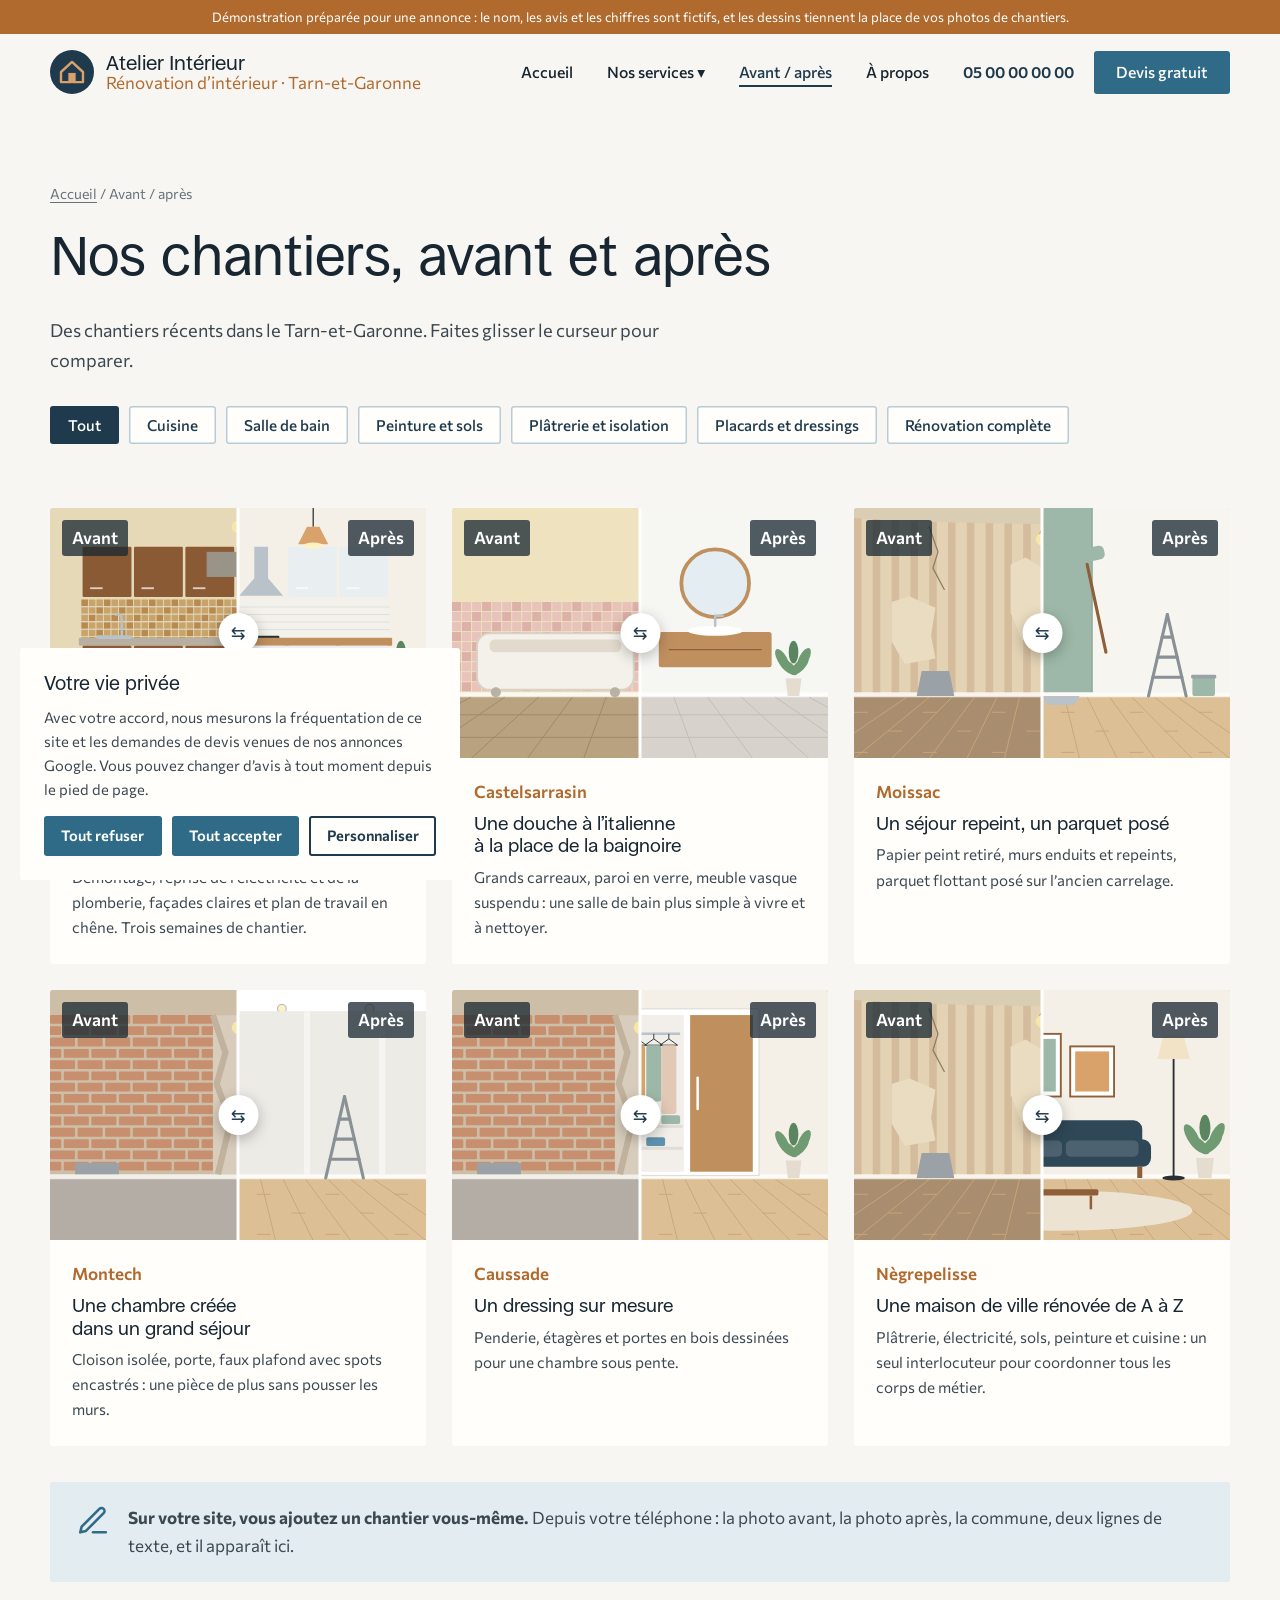
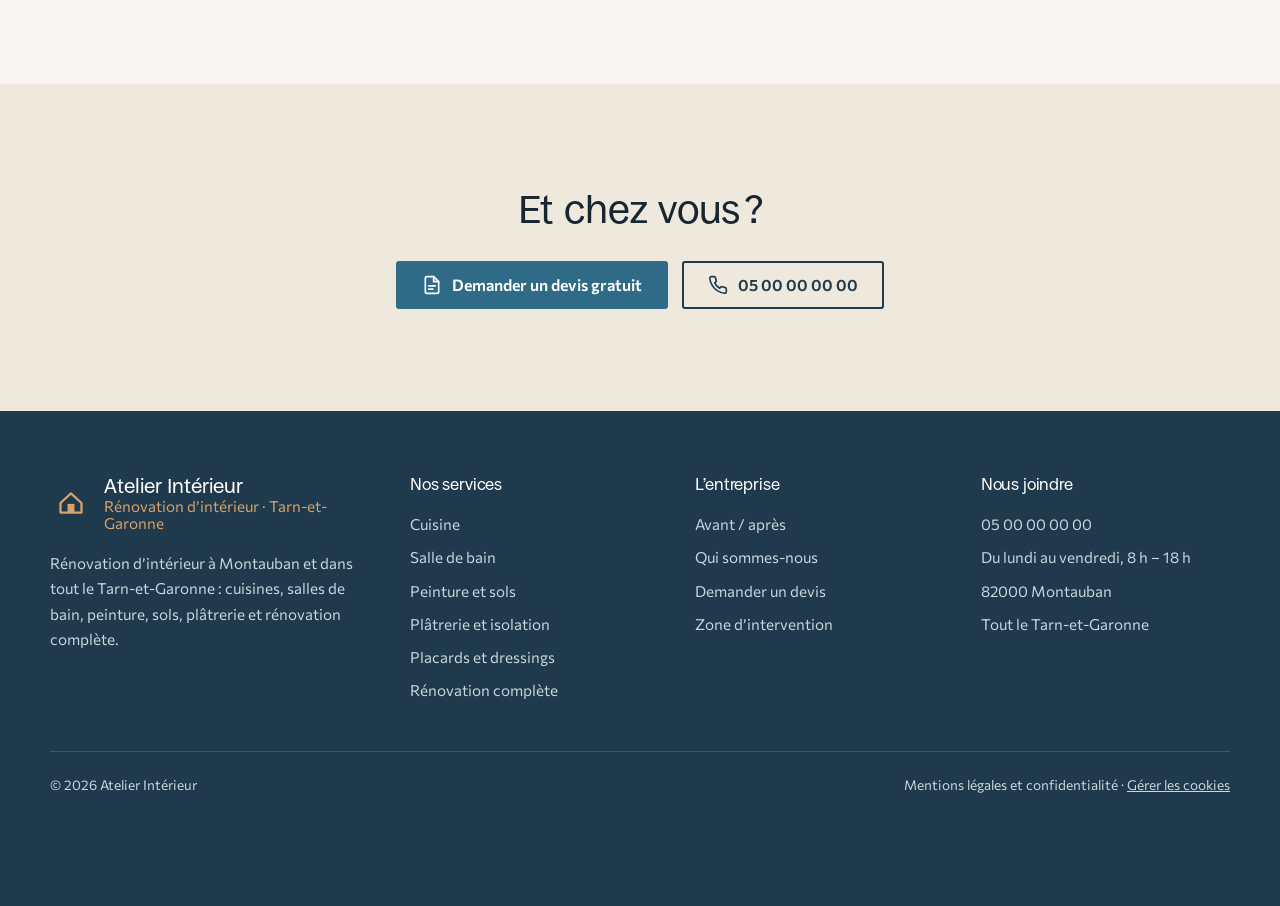
<file: realisations.html>
<!doctype html>
<html lang="fr">
<head>
  <meta charset="utf-8">
  <meta name="viewport" content="width=device-width, initial-scale=1">
  <title>Nos chantiers avant / après | Atelier Intérieur</title>
  <meta name="description" content="Avant, après : nos chantiers de cuisine, de salle de bain, de peinture, de plâtrerie et de rénovation complète dans le Tarn-et-Garonne.">
  <!-- Démonstration : hors des moteurs de recherche. Le vrai site sera indexé. -->
  <meta name="robots" content="noindex, nofollow">
  <!-- Vrai site : balise Google Ads chargée après accord cookies ; conversion comptée à l'envoi du formulaire de devis et au clic sur le téléphone. -->
  <meta property="og:type" content="website">
  <meta property="og:locale" content="fr_FR">
  <meta property="og:title" content="Nos chantiers avant / après | Atelier Intérieur">
  <meta property="og:description" content="Avant, après : nos chantiers de cuisine, de salle de bain, de peinture, de plâtrerie et de rénovation complète dans le Tarn-et-Garonne.">
  <meta name="theme-color" content="#1E3A4C">
  <link rel="icon" href="data:image/svg+xml,%3Csvg%20xmlns%3D%22http%3A%2F%2Fwww.w3.org%2F2000%2Fsvg%22%20viewBox%3D%220%200%2048%2048%22%20aria-hidden%3D%22true%22%3E%3Ccircle%20cx%3D%2224%22%20cy%3D%2224%22%20r%3D%2224%22%20fill%3D%22%231E3A4C%22%2F%3E%3Cpath%20d%3D%22M12%2024%20L24%2013%20L36%2024%20V35%20H12Z%22%20fill%3D%22none%22%20stroke%3D%22%23D9A26A%22%20stroke-width%3D%222.6%22%20stroke-linejoin%3D%22round%22%2F%3E%3Crect%20x%3D%2220%22%20y%3D%2225%22%20width%3D%228%22%20height%3D%2210%22%20fill%3D%22%23D9A26A%22%2F%3E%3C%2Fsvg%3E">
  <link rel="preload" href="assets/fonts/ronzino.woff2" as="font" type="font/woff2" crossorigin>
  <link rel="preload" href="assets/fonts/commissioner.woff2" as="font" type="font/woff2" crossorigin>
  <link rel="stylesheet" href="assets/style.css">
  <link rel="stylesheet" href="assets/reprise.css">
</head>
<body>
  <div class="bandeau-demo">Démonstration préparée pour une annonce : le nom, les avis et les chiffres sont fictifs, et les dessins tiennent la place de vos photos de chantiers.</div>
  <header class="entete">
    <div class="conteneur">
      <a class="marque" href="index.html" aria-label="Atelier Intérieur, accueil"><svg viewBox="0 0 48 48" aria-hidden="true"><circle cx="24" cy="24" r="24" fill="#1E3A4C"/><path d="M12 24 L24 13 L36 24 V35 H12Z" fill="none" stroke="#D9A26A" stroke-width="2.6" stroke-linejoin="round"/><rect x="20" y="25" width="8" height="10" fill="#D9A26A"/></svg><span class="marque-nom"><strong>Atelier Intérieur</strong><span>Rénovation d’intérieur · Tarn-et-Garonne</span></span></a>
      <button class="bouton-menu" aria-label="Ouvrir le menu" aria-expanded="false" aria-controls="navigation"><span></span><span></span><span></span></button>
      <nav class="nav" id="navigation" aria-label="Navigation principale">
        <ul>
          <li><a href="index.html">Accueil</a></li>
          <li class="sous-menu"><button class="ouvrir-sous-menu" aria-expanded="false">Nos services ▾</button>
            <ul>
              <li><a href="cuisine.html">Rénovation de cuisine</a></li>
              <li><a href="salle-de-bain.html">Rénovation de salle de bain</a></li>
              <li><a href="peinture-sols-murs.html">Peinture, sols et murs</a></li>
              <li><a href="platrerie-isolation.html">Plâtrerie, cloisons et isolation</a></li>
              <li><a href="placards-dressing.html">Placards, dressings et menuiserie</a></li>
              <li><a href="renovation-complete.html">Rénovation complète</a></li>
            </ul>
          </li>
          <li><a href="realisations.html" aria-current="page">Avant / après</a></li>
          <li><a href="a-propos.html">À propos</a></li>
          <li><a class="tel-entete" href="tel:+33500000000">05 00 00 00 00</a></li>
          <li><a class="bouton" href="contact.html">Devis gratuit</a></li>
        </ul>
      </nav>
    </div>
  </header>
  <main>

    <section class="page-titre simple">
      <div class="conteneur">
        <div>
          <p class="fil"><a href="index.html">Accueil</a> / Avant / après</p>
          <h1>Nos chantiers, avant et après</h1>
          <p class="intro">Des chantiers récents dans le Tarn-et-Garonne. Faites glisser le curseur pour comparer.</p>
          <div class="filtres" role="group" aria-label="Filtrer par type de travaux">
            <button class="filtre" data-type="tout" aria-pressed="true">Tout</button>
            <button class="filtre" data-type="cuisine" aria-pressed="false">Cuisine</button>
            <button class="filtre" data-type="salle-de-bain" aria-pressed="false">Salle de bain</button>
            <button class="filtre" data-type="peinture-sols-murs" aria-pressed="false">Peinture et sols</button>
            <button class="filtre" data-type="platrerie-isolation" aria-pressed="false">Plâtrerie et isolation</button>
            <button class="filtre" data-type="placards-dressing" aria-pressed="false">Placards et dressings</button>
            <button class="filtre" data-type="renovation-complete" aria-pressed="false">Rénovation complète</button>
          </div>
        </div>
      </div>
    </section>
    <section style="padding-top:0">
      <div class="conteneur">
        <div class="grille-realisations" style="margin-top:0">
        <article class="realisation" data-type="cuisine">
          <div class="avant-apres">
            <div class="avant"><svg viewBox="0 0 600 400" role="img" aria-label="Ancienne cuisine : façades en bois sombre, petits carreaux marron" preserveAspectRatio="xMidYMid slice">
  <rect width="600" height="400" fill="#E6D9B8"/><rect y="300" width="600" height="100" fill="#BCA88C"/>
  <rect y="294" width="600" height="8" fill="#FFFFFF" opacity=".75"/>
  <rect x="50" y="146" width="10.5" height="10.5" fill="#B88A4E"/><rect x="62" y="146" width="10.5" height="10.5" fill="#C9A46A"/><rect x="74" y="146" width="10.5" height="10.5" fill="#C9A46A"/><rect x="86" y="146" width="10.5" height="10.5" fill="#B88A4E"/><rect x="98" y="146" width="10.5" height="10.5" fill="#C9A46A"/><rect x="110" y="146" width="10.5" height="10.5" fill="#C9A46A"/><rect x="122" y="146" width="10.5" height="10.5" fill="#B88A4E"/><rect x="134" y="146" width="10.5" height="10.5" fill="#C9A46A"/><rect x="146" y="146" width="10.5" height="10.5" fill="#C9A46A"/><rect x="158" y="146" width="10.5" height="10.5" fill="#B88A4E"/><rect x="170" y="146" width="10.5" height="10.5" fill="#C9A46A"/><rect x="182" y="146" width="10.5" height="10.5" fill="#C9A46A"/><rect x="194" y="146" width="10.5" height="10.5" fill="#B88A4E"/><rect x="206" y="146" width="10.5" height="10.5" fill="#C9A46A"/><rect x="218" y="146" width="10.5" height="10.5" fill="#C9A46A"/><rect x="230" y="146" width="10.5" height="10.5" fill="#B88A4E"/><rect x="242" y="146" width="10.5" height="10.5" fill="#C9A46A"/><rect x="254" y="146" width="10.5" height="10.5" fill="#C9A46A"/><rect x="266" y="146" width="10.5" height="10.5" fill="#B88A4E"/><rect x="278" y="146" width="10.5" height="10.5" fill="#C9A46A"/><rect x="290" y="146" width="10.5" height="10.5" fill="#C9A46A"/><rect x="302" y="146" width="10.5" height="10.5" fill="#B88A4E"/><rect x="314" y="146" width="10.5" height="10.5" fill="#C9A46A"/><rect x="326" y="146" width="10.5" height="10.5" fill="#C9A46A"/><rect x="338" y="146" width="10.5" height="10.5" fill="#B88A4E"/><rect x="350" y="146" width="10.5" height="10.5" fill="#C9A46A"/><rect x="362" y="146" width="10.5" height="10.5" fill="#C9A46A"/><rect x="374" y="146" width="10.5" height="10.5" fill="#B88A4E"/><rect x="386" y="146" width="10.5" height="10.5" fill="#C9A46A"/><rect x="398" y="146" width="10.5" height="10.5" fill="#C9A46A"/><rect x="410" y="146" width="10.5" height="10.5" fill="#B88A4E"/><rect x="422" y="146" width="10.5" height="10.5" fill="#C9A46A"/><rect x="434" y="146" width="10.5" height="10.5" fill="#C9A46A"/><rect x="446" y="146" width="10.5" height="10.5" fill="#B88A4E"/><rect x="458" y="146" width="10.5" height="10.5" fill="#C9A46A"/><rect x="470" y="146" width="10.5" height="10.5" fill="#C9A46A"/><rect x="482" y="146" width="10.5" height="10.5" fill="#B88A4E"/><rect x="494" y="146" width="10.5" height="10.5" fill="#C9A46A"/><rect x="506" y="146" width="10.5" height="10.5" fill="#C9A46A"/><rect x="518" y="146" width="10.5" height="10.5" fill="#B88A4E"/><rect x="530" y="146" width="10.5" height="10.5" fill="#C9A46A"/><rect x="50" y="158" width="10.5" height="10.5" fill="#C9A46A"/><rect x="62" y="158" width="10.5" height="10.5" fill="#C9A46A"/><rect x="74" y="158" width="10.5" height="10.5" fill="#B88A4E"/><rect x="86" y="158" width="10.5" height="10.5" fill="#C9A46A"/><rect x="98" y="158" width="10.5" height="10.5" fill="#C9A46A"/><rect x="110" y="158" width="10.5" height="10.5" fill="#B88A4E"/><rect x="122" y="158" width="10.5" height="10.5" fill="#C9A46A"/><rect x="134" y="158" width="10.5" height="10.5" fill="#C9A46A"/><rect x="146" y="158" width="10.5" height="10.5" fill="#B88A4E"/><rect x="158" y="158" width="10.5" height="10.5" fill="#C9A46A"/><rect x="170" y="158" width="10.5" height="10.5" fill="#C9A46A"/><rect x="182" y="158" width="10.5" height="10.5" fill="#B88A4E"/><rect x="194" y="158" width="10.5" height="10.5" fill="#C9A46A"/><rect x="206" y="158" width="10.5" height="10.5" fill="#C9A46A"/><rect x="218" y="158" width="10.5" height="10.5" fill="#B88A4E"/><rect x="230" y="158" width="10.5" height="10.5" fill="#C9A46A"/><rect x="242" y="158" width="10.5" height="10.5" fill="#C9A46A"/><rect x="254" y="158" width="10.5" height="10.5" fill="#B88A4E"/><rect x="266" y="158" width="10.5" height="10.5" fill="#C9A46A"/><rect x="278" y="158" width="10.5" height="10.5" fill="#C9A46A"/><rect x="290" y="158" width="10.5" height="10.5" fill="#B88A4E"/><rect x="302" y="158" width="10.5" height="10.5" fill="#C9A46A"/><rect x="314" y="158" width="10.5" height="10.5" fill="#C9A46A"/><rect x="326" y="158" width="10.5" height="10.5" fill="#B88A4E"/><rect x="338" y="158" width="10.5" height="10.5" fill="#C9A46A"/><rect x="350" y="158" width="10.5" height="10.5" fill="#C9A46A"/><rect x="362" y="158" width="10.5" height="10.5" fill="#B88A4E"/><rect x="374" y="158" width="10.5" height="10.5" fill="#C9A46A"/><rect x="386" y="158" width="10.5" height="10.5" fill="#C9A46A"/><rect x="398" y="158" width="10.5" height="10.5" fill="#B88A4E"/><rect x="410" y="158" width="10.5" height="10.5" fill="#C9A46A"/><rect x="422" y="158" width="10.5" height="10.5" fill="#C9A46A"/><rect x="434" y="158" width="10.5" height="10.5" fill="#B88A4E"/><rect x="446" y="158" width="10.5" height="10.5" fill="#C9A46A"/><rect x="458" y="158" width="10.5" height="10.5" fill="#C9A46A"/><rect x="470" y="158" width="10.5" height="10.5" fill="#B88A4E"/><rect x="482" y="158" width="10.5" height="10.5" fill="#C9A46A"/><rect x="494" y="158" width="10.5" height="10.5" fill="#C9A46A"/><rect x="506" y="158" width="10.5" height="10.5" fill="#B88A4E"/><rect x="518" y="158" width="10.5" height="10.5" fill="#C9A46A"/><rect x="530" y="158" width="10.5" height="10.5" fill="#C9A46A"/><rect x="50" y="170" width="10.5" height="10.5" fill="#C9A46A"/><rect x="62" y="170" width="10.5" height="10.5" fill="#B88A4E"/><rect x="74" y="170" width="10.5" height="10.5" fill="#C9A46A"/><rect x="86" y="170" width="10.5" height="10.5" fill="#C9A46A"/><rect x="98" y="170" width="10.5" height="10.5" fill="#B88A4E"/><rect x="110" y="170" width="10.5" height="10.5" fill="#C9A46A"/><rect x="122" y="170" width="10.5" height="10.5" fill="#C9A46A"/><rect x="134" y="170" width="10.5" height="10.5" fill="#B88A4E"/><rect x="146" y="170" width="10.5" height="10.5" fill="#C9A46A"/><rect x="158" y="170" width="10.5" height="10.5" fill="#C9A46A"/><rect x="170" y="170" width="10.5" height="10.5" fill="#B88A4E"/><rect x="182" y="170" width="10.5" height="10.5" fill="#C9A46A"/><rect x="194" y="170" width="10.5" height="10.5" fill="#C9A46A"/><rect x="206" y="170" width="10.5" height="10.5" fill="#B88A4E"/><rect x="218" y="170" width="10.5" height="10.5" fill="#C9A46A"/><rect x="230" y="170" width="10.5" height="10.5" fill="#C9A46A"/><rect x="242" y="170" width="10.5" height="10.5" fill="#B88A4E"/><rect x="254" y="170" width="10.5" height="10.5" fill="#C9A46A"/><rect x="266" y="170" width="10.5" height="10.5" fill="#C9A46A"/><rect x="278" y="170" width="10.5" height="10.5" fill="#B88A4E"/><rect x="290" y="170" width="10.5" height="10.5" fill="#C9A46A"/><rect x="302" y="170" width="10.5" height="10.5" fill="#C9A46A"/><rect x="314" y="170" width="10.5" height="10.5" fill="#B88A4E"/><rect x="326" y="170" width="10.5" height="10.5" fill="#C9A46A"/><rect x="338" y="170" width="10.5" height="10.5" fill="#C9A46A"/><rect x="350" y="170" width="10.5" height="10.5" fill="#B88A4E"/><rect x="362" y="170" width="10.5" height="10.5" fill="#C9A46A"/><rect x="374" y="170" width="10.5" height="10.5" fill="#C9A46A"/><rect x="386" y="170" width="10.5" height="10.5" fill="#B88A4E"/><rect x="398" y="170" width="10.5" height="10.5" fill="#C9A46A"/><rect x="410" y="170" width="10.5" height="10.5" fill="#C9A46A"/><rect x="422" y="170" width="10.5" height="10.5" fill="#B88A4E"/><rect x="434" y="170" width="10.5" height="10.5" fill="#C9A46A"/><rect x="446" y="170" width="10.5" height="10.5" fill="#C9A46A"/><rect x="458" y="170" width="10.5" height="10.5" fill="#B88A4E"/><rect x="470" y="170" width="10.5" height="10.5" fill="#C9A46A"/><rect x="482" y="170" width="10.5" height="10.5" fill="#C9A46A"/><rect x="494" y="170" width="10.5" height="10.5" fill="#B88A4E"/><rect x="506" y="170" width="10.5" height="10.5" fill="#C9A46A"/><rect x="518" y="170" width="10.5" height="10.5" fill="#C9A46A"/><rect x="530" y="170" width="10.5" height="10.5" fill="#B88A4E"/><rect x="50" y="182" width="10.5" height="10.5" fill="#B88A4E"/><rect x="62" y="182" width="10.5" height="10.5" fill="#C9A46A"/><rect x="74" y="182" width="10.5" height="10.5" fill="#C9A46A"/><rect x="86" y="182" width="10.5" height="10.5" fill="#B88A4E"/><rect x="98" y="182" width="10.5" height="10.5" fill="#C9A46A"/><rect x="110" y="182" width="10.5" height="10.5" fill="#C9A46A"/><rect x="122" y="182" width="10.5" height="10.5" fill="#B88A4E"/><rect x="134" y="182" width="10.5" height="10.5" fill="#C9A46A"/><rect x="146" y="182" width="10.5" height="10.5" fill="#C9A46A"/><rect x="158" y="182" width="10.5" height="10.5" fill="#B88A4E"/><rect x="170" y="182" width="10.5" height="10.5" fill="#C9A46A"/><rect x="182" y="182" width="10.5" height="10.5" fill="#C9A46A"/><rect x="194" y="182" width="10.5" height="10.5" fill="#B88A4E"/><rect x="206" y="182" width="10.5" height="10.5" fill="#C9A46A"/><rect x="218" y="182" width="10.5" height="10.5" fill="#C9A46A"/><rect x="230" y="182" width="10.5" height="10.5" fill="#B88A4E"/><rect x="242" y="182" width="10.5" height="10.5" fill="#C9A46A"/><rect x="254" y="182" width="10.5" height="10.5" fill="#C9A46A"/><rect x="266" y="182" width="10.5" height="10.5" fill="#B88A4E"/><rect x="278" y="182" width="10.5" height="10.5" fill="#C9A46A"/><rect x="290" y="182" width="10.5" height="10.5" fill="#C9A46A"/><rect x="302" y="182" width="10.5" height="10.5" fill="#B88A4E"/><rect x="314" y="182" width="10.5" height="10.5" fill="#C9A46A"/><rect x="326" y="182" width="10.5" height="10.5" fill="#C9A46A"/><rect x="338" y="182" width="10.5" height="10.5" fill="#B88A4E"/><rect x="350" y="182" width="10.5" height="10.5" fill="#C9A46A"/><rect x="362" y="182" width="10.5" height="10.5" fill="#C9A46A"/><rect x="374" y="182" width="10.5" height="10.5" fill="#B88A4E"/><rect x="386" y="182" width="10.5" height="10.5" fill="#C9A46A"/><rect x="398" y="182" width="10.5" height="10.5" fill="#C9A46A"/><rect x="410" y="182" width="10.5" height="10.5" fill="#B88A4E"/><rect x="422" y="182" width="10.5" height="10.5" fill="#C9A46A"/><rect x="434" y="182" width="10.5" height="10.5" fill="#C9A46A"/><rect x="446" y="182" width="10.5" height="10.5" fill="#B88A4E"/><rect x="458" y="182" width="10.5" height="10.5" fill="#C9A46A"/><rect x="470" y="182" width="10.5" height="10.5" fill="#C9A46A"/><rect x="482" y="182" width="10.5" height="10.5" fill="#B88A4E"/><rect x="494" y="182" width="10.5" height="10.5" fill="#C9A46A"/><rect x="506" y="182" width="10.5" height="10.5" fill="#C9A46A"/><rect x="518" y="182" width="10.5" height="10.5" fill="#B88A4E"/><rect x="530" y="182" width="10.5" height="10.5" fill="#C9A46A"/><rect x="50" y="194" width="10.5" height="10.5" fill="#C9A46A"/><rect x="62" y="194" width="10.5" height="10.5" fill="#C9A46A"/><rect x="74" y="194" width="10.5" height="10.5" fill="#B88A4E"/><rect x="86" y="194" width="10.5" height="10.5" fill="#C9A46A"/><rect x="98" y="194" width="10.5" height="10.5" fill="#C9A46A"/><rect x="110" y="194" width="10.5" height="10.5" fill="#B88A4E"/><rect x="122" y="194" width="10.5" height="10.5" fill="#C9A46A"/><rect x="134" y="194" width="10.5" height="10.5" fill="#C9A46A"/><rect x="146" y="194" width="10.5" height="10.5" fill="#B88A4E"/><rect x="158" y="194" width="10.5" height="10.5" fill="#C9A46A"/><rect x="170" y="194" width="10.5" height="10.5" fill="#C9A46A"/><rect x="182" y="194" width="10.5" height="10.5" fill="#B88A4E"/><rect x="194" y="194" width="10.5" height="10.5" fill="#C9A46A"/><rect x="206" y="194" width="10.5" height="10.5" fill="#C9A46A"/><rect x="218" y="194" width="10.5" height="10.5" fill="#B88A4E"/><rect x="230" y="194" width="10.5" height="10.5" fill="#C9A46A"/><rect x="242" y="194" width="10.5" height="10.5" fill="#C9A46A"/><rect x="254" y="194" width="10.5" height="10.5" fill="#B88A4E"/><rect x="266" y="194" width="10.5" height="10.5" fill="#C9A46A"/><rect x="278" y="194" width="10.5" height="10.5" fill="#C9A46A"/><rect x="290" y="194" width="10.5" height="10.5" fill="#B88A4E"/><rect x="302" y="194" width="10.5" height="10.5" fill="#C9A46A"/><rect x="314" y="194" width="10.5" height="10.5" fill="#C9A46A"/><rect x="326" y="194" width="10.5" height="10.5" fill="#B88A4E"/><rect x="338" y="194" width="10.5" height="10.5" fill="#C9A46A"/><rect x="350" y="194" width="10.5" height="10.5" fill="#C9A46A"/><rect x="362" y="194" width="10.5" height="10.5" fill="#B88A4E"/><rect x="374" y="194" width="10.5" height="10.5" fill="#C9A46A"/><rect x="386" y="194" width="10.5" height="10.5" fill="#C9A46A"/><rect x="398" y="194" width="10.5" height="10.5" fill="#B88A4E"/><rect x="410" y="194" width="10.5" height="10.5" fill="#C9A46A"/><rect x="422" y="194" width="10.5" height="10.5" fill="#C9A46A"/><rect x="434" y="194" width="10.5" height="10.5" fill="#B88A4E"/><rect x="446" y="194" width="10.5" height="10.5" fill="#C9A46A"/><rect x="458" y="194" width="10.5" height="10.5" fill="#C9A46A"/><rect x="470" y="194" width="10.5" height="10.5" fill="#B88A4E"/><rect x="482" y="194" width="10.5" height="10.5" fill="#C9A46A"/><rect x="494" y="194" width="10.5" height="10.5" fill="#C9A46A"/><rect x="506" y="194" width="10.5" height="10.5" fill="#B88A4E"/><rect x="518" y="194" width="10.5" height="10.5" fill="#C9A46A"/><rect x="530" y="194" width="10.5" height="10.5" fill="#C9A46A"/><rect x="50" y="206" width="10.5" height="10.5" fill="#C9A46A"/><rect x="62" y="206" width="10.5" height="10.5" fill="#B88A4E"/><rect x="74" y="206" width="10.5" height="10.5" fill="#C9A46A"/><rect x="86" y="206" width="10.5" height="10.5" fill="#C9A46A"/><rect x="98" y="206" width="10.5" height="10.5" fill="#B88A4E"/><rect x="110" y="206" width="10.5" height="10.5" fill="#C9A46A"/><rect x="122" y="206" width="10.5" height="10.5" fill="#C9A46A"/><rect x="134" y="206" width="10.5" height="10.5" fill="#B88A4E"/><rect x="146" y="206" width="10.5" height="10.5" fill="#C9A46A"/><rect x="158" y="206" width="10.5" height="10.5" fill="#C9A46A"/><rect x="170" y="206" width="10.5" height="10.5" fill="#B88A4E"/><rect x="182" y="206" width="10.5" height="10.5" fill="#C9A46A"/><rect x="194" y="206" width="10.5" height="10.5" fill="#C9A46A"/><rect x="206" y="206" width="10.5" height="10.5" fill="#B88A4E"/><rect x="218" y="206" width="10.5" height="10.5" fill="#C9A46A"/><rect x="230" y="206" width="10.5" height="10.5" fill="#C9A46A"/><rect x="242" y="206" width="10.5" height="10.5" fill="#B88A4E"/><rect x="254" y="206" width="10.5" height="10.5" fill="#C9A46A"/><rect x="266" y="206" width="10.5" height="10.5" fill="#C9A46A"/><rect x="278" y="206" width="10.5" height="10.5" fill="#B88A4E"/><rect x="290" y="206" width="10.5" height="10.5" fill="#C9A46A"/><rect x="302" y="206" width="10.5" height="10.5" fill="#C9A46A"/><rect x="314" y="206" width="10.5" height="10.5" fill="#B88A4E"/><rect x="326" y="206" width="10.5" height="10.5" fill="#C9A46A"/><rect x="338" y="206" width="10.5" height="10.5" fill="#C9A46A"/><rect x="350" y="206" width="10.5" height="10.5" fill="#B88A4E"/><rect x="362" y="206" width="10.5" height="10.5" fill="#C9A46A"/><rect x="374" y="206" width="10.5" height="10.5" fill="#C9A46A"/><rect x="386" y="206" width="10.5" height="10.5" fill="#B88A4E"/><rect x="398" y="206" width="10.5" height="10.5" fill="#C9A46A"/><rect x="410" y="206" width="10.5" height="10.5" fill="#C9A46A"/><rect x="422" y="206" width="10.5" height="10.5" fill="#B88A4E"/><rect x="434" y="206" width="10.5" height="10.5" fill="#C9A46A"/><rect x="446" y="206" width="10.5" height="10.5" fill="#C9A46A"/><rect x="458" y="206" width="10.5" height="10.5" fill="#B88A4E"/><rect x="470" y="206" width="10.5" height="10.5" fill="#C9A46A"/><rect x="482" y="206" width="10.5" height="10.5" fill="#C9A46A"/><rect x="494" y="206" width="10.5" height="10.5" fill="#B88A4E"/><rect x="506" y="206" width="10.5" height="10.5" fill="#C9A46A"/><rect x="518" y="206" width="10.5" height="10.5" fill="#C9A46A"/><rect x="530" y="206" width="10.5" height="10.5" fill="#B88A4E"/><rect x="50" y="146" width="492" height="62" fill="transparent"/><line x1="50" y1="158" x2="542" y2="158" stroke="#D8D6D0"/><line x1="50" y1="170" x2="542" y2="170" stroke="#D8D6D0"/><line x1="50" y1="182" x2="542" y2="182" stroke="#D8D6D0"/><line x1="50" y1="194" x2="542" y2="194" stroke="#D8D6D0"/><rect x="52" y="62" width="78" height="80" rx="2" fill="#8A5A35"/><line x1="64" y1="128" x2="84" y2="128" stroke="#FFFFFF" stroke-width="3" opacity=".7"/><rect x="134" y="62" width="78" height="80" rx="2" fill="#8A5A35"/><line x1="146" y1="128" x2="166" y2="128" stroke="#FFFFFF" stroke-width="3" opacity=".7"/><rect x="216" y="62" width="78" height="80" rx="2" fill="#8A5A35"/><line x1="228" y1="128" x2="248" y2="128" stroke="#FFFFFF" stroke-width="3" opacity=".7"/><rect x="298" y="62" width="78" height="80" rx="2" fill="#8A5A35"/><line x1="310" y1="128" x2="330" y2="128" stroke="#FFFFFF" stroke-width="3" opacity=".7"/><rect x="380" y="62" width="78" height="80" rx="2" fill="#8A5A35"/><line x1="392" y1="128" x2="412" y2="128" stroke="#FFFFFF" stroke-width="3" opacity=".7"/><rect x="462" y="62" width="78" height="80" rx="2" fill="#8A5A35"/><line x1="474" y1="128" x2="494" y2="128" stroke="#FFFFFF" stroke-width="3" opacity=".7"/><rect x="46" y="207" width="500" height="13" rx="2" fill="#B7B0A2"/><rect x="52" y="220" width="78" height="74" rx="2" fill="#8A5A35"/><line x1="70" y1="232" x2="112" y2="232" stroke="#FFFFFF" stroke-width="3" opacity=".7"/><rect x="134" y="220" width="78" height="74" rx="2" fill="#8A5A35"/><line x1="152" y1="232" x2="194" y2="232" stroke="#FFFFFF" stroke-width="3" opacity=".7"/><rect x="216" y="220" width="78" height="74" rx="2" fill="#8A5A35"/><line x1="234" y1="232" x2="276" y2="232" stroke="#FFFFFF" stroke-width="3" opacity=".7"/><rect x="298" y="220" width="78" height="74" rx="2" fill="#8A5A35"/><line x1="316" y1="232" x2="358" y2="232" stroke="#FFFFFF" stroke-width="3" opacity=".7"/><rect x="380" y="220" width="78" height="74" rx="2" fill="#8A5A35"/><line x1="398" y1="232" x2="440" y2="232" stroke="#FFFFFF" stroke-width="3" opacity=".7"/><rect x="462" y="220" width="78" height="74" rx="2" fill="#8A5A35"/><line x1="480" y1="232" x2="522" y2="232" stroke="#FFFFFF" stroke-width="3" opacity=".7"/><rect x="74.6" y="203" width="56" height="6" rx="2" fill="#B9C2C8"/><path d="M114.6 203 V178 Q114.6 168 104.6 170" fill="none" stroke="#B9C2C8" stroke-width="4" stroke-linecap="round"/><rect x="250" y="70" width="90" height="40" fill="#9A9488"/><line x1="300" y1="0" x2="300" y2="20" stroke="#2B2F33" stroke-width="2"/><circle cx="300" cy="30" r="10" fill="#F6E7A8"/><g stroke="#A8957A" stroke-width="1.5"><line x1="30" y1="302" x2="-150" y2="400"/><line x1="84" y1="302" x2="-60" y2="400"/><line x1="138" y1="302" x2="30" y2="400"/><line x1="192" y1="302" x2="120" y2="400"/><line x1="246" y1="302" x2="210" y2="400"/><line x1="300" y1="302" x2="300" y2="400"/><line x1="354" y1="302" x2="390" y2="400"/><line x1="408" y1="302" x2="480" y2="400"/><line x1="462" y1="302" x2="570" y2="400"/><line x1="516" y1="302" x2="660" y2="400"/><line x1="570" y1="302" x2="750" y2="400"/><line x1="0" y1="330" x2="600" y2="330"/><line x1="0" y1="366" x2="600" y2="366"/></g></svg></div>
            <div class="apres"><svg viewBox="0 0 600 400" role="img" aria-label="Cuisine rénovée : façades claires, plan de travail en bois, crédence" preserveAspectRatio="xMidYMid slice">
  <rect width="600" height="400" fill="#F4F0E8"/><rect y="300" width="600" height="100" fill="#DDBF95"/><line x1="84" y1="302" x2="-60" y2="400" stroke="#C9A67A" stroke-width="1.5"/><line x1="120" y1="302" x2="0" y2="400" stroke="#C9A67A" stroke-width="1.5"/><line x1="156" y1="302" x2="60" y2="400" stroke="#C9A67A" stroke-width="1.5"/><line x1="192" y1="302" x2="120" y2="400" stroke="#C9A67A" stroke-width="1.5"/><line x1="228" y1="302" x2="180" y2="400" stroke="#C9A67A" stroke-width="1.5"/><line x1="264" y1="302" x2="240" y2="400" stroke="#C9A67A" stroke-width="1.5"/><line x1="300" y1="302" x2="300" y2="400" stroke="#C9A67A" stroke-width="1.5"/><line x1="336" y1="302" x2="360" y2="400" stroke="#C9A67A" stroke-width="1.5"/><line x1="372" y1="302" x2="420" y2="400" stroke="#C9A67A" stroke-width="1.5"/><line x1="408" y1="302" x2="480" y2="400" stroke="#C9A67A" stroke-width="1.5"/><line x1="444" y1="302" x2="540" y2="400" stroke="#C9A67A" stroke-width="1.5"/><line x1="480" y1="302" x2="600" y2="400" stroke="#C9A67A" stroke-width="1.5"/><line x1="516" y1="302" x2="660" y2="400" stroke="#C9A67A" stroke-width="1.5"/><line x1="0" y1="326" x2="22" y2="326" stroke="#C9A67A" stroke-width="1.5"/><line x1="110" y1="326" x2="132" y2="326" stroke="#C9A67A" stroke-width="1.5"/><line x1="220" y1="326" x2="242" y2="326" stroke="#C9A67A" stroke-width="1.5"/><line x1="330" y1="326" x2="352" y2="326" stroke="#C9A67A" stroke-width="1.5"/><line x1="440" y1="326" x2="462" y2="326" stroke="#C9A67A" stroke-width="1.5"/><line x1="550" y1="326" x2="572" y2="326" stroke="#C9A67A" stroke-width="1.5"/><line x1="55" y1="356" x2="77" y2="356" stroke="#C9A67A" stroke-width="1.5"/><line x1="165" y1="356" x2="187" y2="356" stroke="#C9A67A" stroke-width="1.5"/><line x1="275" y1="356" x2="297" y2="356" stroke="#C9A67A" stroke-width="1.5"/><line x1="385" y1="356" x2="407" y2="356" stroke="#C9A67A" stroke-width="1.5"/><line x1="495" y1="356" x2="517" y2="356" stroke="#C9A67A" stroke-width="1.5"/><line x1="605" y1="356" x2="627" y2="356" stroke="#C9A67A" stroke-width="1.5"/><line x1="0" y1="390" x2="22" y2="390" stroke="#C9A67A" stroke-width="1.5"/><line x1="110" y1="390" x2="132" y2="390" stroke="#C9A67A" stroke-width="1.5"/><line x1="220" y1="390" x2="242" y2="390" stroke="#C9A67A" stroke-width="1.5"/><line x1="330" y1="390" x2="352" y2="390" stroke="#C9A67A" stroke-width="1.5"/><line x1="440" y1="390" x2="462" y2="390" stroke="#C9A67A" stroke-width="1.5"/><line x1="550" y1="390" x2="572" y2="390" stroke="#C9A67A" stroke-width="1.5"/>
  <rect y="294" width="600" height="8" fill="#FFFFFF" opacity=".75"/>
  <rect x="50" y="146" width="492" height="62" fill="#F3F1EC"/><line x1="50" y1="158" x2="542" y2="158" stroke="#D8D6D0"/><line x1="50" y1="170" x2="542" y2="170" stroke="#D8D6D0"/><line x1="50" y1="182" x2="542" y2="182" stroke="#D8D6D0"/><line x1="50" y1="194" x2="542" y2="194" stroke="#D8D6D0"/><rect x="52" y="62" width="78" height="80" rx="2" fill="#E9EEF0"/><line x1="64" y1="128" x2="84" y2="128" stroke="#FFFFFF" stroke-width="3" opacity=".7"/><rect x="134" y="62" width="78" height="80" rx="2" fill="#E9EEF0"/><line x1="146" y1="128" x2="166" y2="128" stroke="#FFFFFF" stroke-width="3" opacity=".7"/><rect x="216" y="62" width="78" height="80" rx="2" fill="#E9EEF0"/><line x1="228" y1="128" x2="248" y2="128" stroke="#FFFFFF" stroke-width="3" opacity=".7"/><rect x="380" y="62" width="78" height="80" rx="2" fill="#E9EEF0"/><line x1="392" y1="128" x2="412" y2="128" stroke="#FFFFFF" stroke-width="3" opacity=".7"/><rect x="462" y="62" width="78" height="80" rx="2" fill="#E9EEF0"/><line x1="474" y1="128" x2="494" y2="128" stroke="#FFFFFF" stroke-width="3" opacity=".7"/><path d="M326 62 H348 V112 L372 140 H302 L326 112Z" fill="#B9C2C8"/><rect x="308" y="204" width="58" height="5" rx="2" fill="#2B2F33"/><rect x="46" y="207" width="500" height="13" rx="2" fill="#C08F5E"/><rect x="52" y="220" width="78" height="74" rx="2" fill="#E9EEF0"/><line x1="70" y1="232" x2="112" y2="232" stroke="#FFFFFF" stroke-width="3" opacity=".7"/><rect x="134" y="220" width="78" height="74" rx="2" fill="#E9EEF0"/><line x1="152" y1="232" x2="194" y2="232" stroke="#FFFFFF" stroke-width="3" opacity=".7"/><rect x="216" y="220" width="78" height="74" rx="2" fill="#E9EEF0"/><line x1="234" y1="232" x2="276" y2="232" stroke="#FFFFFF" stroke-width="3" opacity=".7"/><rect x="298" y="220" width="78" height="74" rx="2" fill="#E9EEF0"/><line x1="316" y1="232" x2="358" y2="232" stroke="#FFFFFF" stroke-width="3" opacity=".7"/><rect x="380" y="220" width="78" height="74" rx="2" fill="#E9EEF0"/><line x1="398" y1="232" x2="440" y2="232" stroke="#FFFFFF" stroke-width="3" opacity=".7"/><rect x="462" y="220" width="78" height="74" rx="2" fill="#E9EEF0"/><line x1="480" y1="232" x2="522" y2="232" stroke="#FFFFFF" stroke-width="3" opacity=".7"/><rect x="74.6" y="203" width="56" height="6" rx="2" fill="#B9C2C8"/><path d="M114.6 203 V178 Q114.6 168 104.6 170" fill="none" stroke="#B9C2C8" stroke-width="4" stroke-linecap="round"/><line x1="180" y1="0" x2="180" y2="30" stroke="#2B2F33" stroke-width="2"/><path d="M156 58 L204 58 L190 30 L170 30Z" fill="#D9A26A"/><ellipse cx="180" cy="60" rx="16" ry="5" fill="#FFF1C4"/><line x1="420" y1="0" x2="420" y2="30" stroke="#2B2F33" stroke-width="2"/><path d="M396 58 L444 58 L430 30 L410 30Z" fill="#D9A26A"/><ellipse cx="420" cy="60" rx="16" ry="5" fill="#FFF1C4"/><path d="M547.4 272 L572.6 272 L569.1 300 L550.9 300Z" fill="#E4DCCF"/><ellipse cx="541.8" cy="241.2" rx="7.699999999999999" ry="18.2" fill="#6F9A72" transform="rotate(-30 541.8 241.2)"/><ellipse cx="560" cy="230" rx="7.699999999999999" ry="18.2" fill="#5B8560" transform="rotate(0 560 230)"/><ellipse cx="576.8" cy="239.8" rx="7.699999999999999" ry="18.2" fill="#6F9A72" transform="rotate(28 576.8 239.8)"/><ellipse cx="551.6" cy="253.8" rx="7.699999999999999" ry="18.2" fill="#6F9A72" transform="rotate(-50 551.6 253.8)"/><ellipse cx="569.8" cy="252.4" rx="7.699999999999999" ry="18.2" fill="#6F9A72" transform="rotate(46 569.8 252.4)"/></svg></div>
            <span class="poignee"></span><span class="etiquette g">Avant</span><span class="etiquette d">Après</span>
            <input type="range" min="0" max="100" value="50" aria-label="Comparer avant et après : Une cuisine des années 80 entièrement refaite">
          </div>
          <div class="corps"><span class="lieu">Montauban</span><h3>Une cuisine des années 80 entièrement refaite</h3><p>Démontage, reprise de l’électricité et de la plomberie, façades claires et plan de travail en chêne. Trois semaines de chantier.</p></div>
        </article>
        <article class="realisation" data-type="salle-de-bain">
          <div class="avant-apres">
            <div class="avant"><svg viewBox="0 0 600 400" role="img" aria-label="Ancienne salle de bain : baignoire, petits carreaux roses, lavabo sur colonne" preserveAspectRatio="xMidYMid slice">
  <rect width="600" height="400" fill="#EEE3BE"/><rect y="300" width="600" height="100" fill="#B9A27F"/>
  <rect y="294" width="600" height="8" fill="#FFFFFF" opacity=".75"/>
  <rect x="0" y="150" width="14.5" height="14.5" fill="#DDB0A8"/><rect x="16" y="150" width="14.5" height="14.5" fill="#E8C3BC"/><rect x="32" y="150" width="14.5" height="14.5" fill="#E8C3BC"/><rect x="48" y="150" width="14.5" height="14.5" fill="#DDB0A8"/><rect x="64" y="150" width="14.5" height="14.5" fill="#E8C3BC"/><rect x="80" y="150" width="14.5" height="14.5" fill="#E8C3BC"/><rect x="96" y="150" width="14.5" height="14.5" fill="#DDB0A8"/><rect x="112" y="150" width="14.5" height="14.5" fill="#E8C3BC"/><rect x="128" y="150" width="14.5" height="14.5" fill="#E8C3BC"/><rect x="144" y="150" width="14.5" height="14.5" fill="#DDB0A8"/><rect x="160" y="150" width="14.5" height="14.5" fill="#E8C3BC"/><rect x="176" y="150" width="14.5" height="14.5" fill="#E8C3BC"/><rect x="192" y="150" width="14.5" height="14.5" fill="#DDB0A8"/><rect x="208" y="150" width="14.5" height="14.5" fill="#E8C3BC"/><rect x="224" y="150" width="14.5" height="14.5" fill="#E8C3BC"/><rect x="240" y="150" width="14.5" height="14.5" fill="#DDB0A8"/><rect x="256" y="150" width="14.5" height="14.5" fill="#E8C3BC"/><rect x="272" y="150" width="14.5" height="14.5" fill="#E8C3BC"/><rect x="288" y="150" width="14.5" height="14.5" fill="#DDB0A8"/><rect x="304" y="150" width="14.5" height="14.5" fill="#E8C3BC"/><rect x="320" y="150" width="14.5" height="14.5" fill="#E8C3BC"/><rect x="336" y="150" width="14.5" height="14.5" fill="#DDB0A8"/><rect x="352" y="150" width="14.5" height="14.5" fill="#E8C3BC"/><rect x="368" y="150" width="14.5" height="14.5" fill="#E8C3BC"/><rect x="384" y="150" width="14.5" height="14.5" fill="#DDB0A8"/><rect x="400" y="150" width="14.5" height="14.5" fill="#E8C3BC"/><rect x="416" y="150" width="14.5" height="14.5" fill="#E8C3BC"/><rect x="432" y="150" width="14.5" height="14.5" fill="#DDB0A8"/><rect x="448" y="150" width="14.5" height="14.5" fill="#E8C3BC"/><rect x="464" y="150" width="14.5" height="14.5" fill="#E8C3BC"/><rect x="480" y="150" width="14.5" height="14.5" fill="#DDB0A8"/><rect x="496" y="150" width="14.5" height="14.5" fill="#E8C3BC"/><rect x="512" y="150" width="14.5" height="14.5" fill="#E8C3BC"/><rect x="528" y="150" width="14.5" height="14.5" fill="#DDB0A8"/><rect x="544" y="150" width="14.5" height="14.5" fill="#E8C3BC"/><rect x="560" y="150" width="14.5" height="14.5" fill="#E8C3BC"/><rect x="576" y="150" width="14.5" height="14.5" fill="#DDB0A8"/><rect x="592" y="150" width="14.5" height="14.5" fill="#E8C3BC"/><rect x="0" y="166" width="14.5" height="14.5" fill="#E8C3BC"/><rect x="16" y="166" width="14.5" height="14.5" fill="#E8C3BC"/><rect x="32" y="166" width="14.5" height="14.5" fill="#DDB0A8"/><rect x="48" y="166" width="14.5" height="14.5" fill="#E8C3BC"/><rect x="64" y="166" width="14.5" height="14.5" fill="#E8C3BC"/><rect x="80" y="166" width="14.5" height="14.5" fill="#DDB0A8"/><rect x="96" y="166" width="14.5" height="14.5" fill="#E8C3BC"/><rect x="112" y="166" width="14.5" height="14.5" fill="#E8C3BC"/><rect x="128" y="166" width="14.5" height="14.5" fill="#DDB0A8"/><rect x="144" y="166" width="14.5" height="14.5" fill="#E8C3BC"/><rect x="160" y="166" width="14.5" height="14.5" fill="#E8C3BC"/><rect x="176" y="166" width="14.5" height="14.5" fill="#DDB0A8"/><rect x="192" y="166" width="14.5" height="14.5" fill="#E8C3BC"/><rect x="208" y="166" width="14.5" height="14.5" fill="#E8C3BC"/><rect x="224" y="166" width="14.5" height="14.5" fill="#DDB0A8"/><rect x="240" y="166" width="14.5" height="14.5" fill="#E8C3BC"/><rect x="256" y="166" width="14.5" height="14.5" fill="#E8C3BC"/><rect x="272" y="166" width="14.5" height="14.5" fill="#DDB0A8"/><rect x="288" y="166" width="14.5" height="14.5" fill="#E8C3BC"/><rect x="304" y="166" width="14.5" height="14.5" fill="#E8C3BC"/><rect x="320" y="166" width="14.5" height="14.5" fill="#DDB0A8"/><rect x="336" y="166" width="14.5" height="14.5" fill="#E8C3BC"/><rect x="352" y="166" width="14.5" height="14.5" fill="#E8C3BC"/><rect x="368" y="166" width="14.5" height="14.5" fill="#DDB0A8"/><rect x="384" y="166" width="14.5" height="14.5" fill="#E8C3BC"/><rect x="400" y="166" width="14.5" height="14.5" fill="#E8C3BC"/><rect x="416" y="166" width="14.5" height="14.5" fill="#DDB0A8"/><rect x="432" y="166" width="14.5" height="14.5" fill="#E8C3BC"/><rect x="448" y="166" width="14.5" height="14.5" fill="#E8C3BC"/><rect x="464" y="166" width="14.5" height="14.5" fill="#DDB0A8"/><rect x="480" y="166" width="14.5" height="14.5" fill="#E8C3BC"/><rect x="496" y="166" width="14.5" height="14.5" fill="#E8C3BC"/><rect x="512" y="166" width="14.5" height="14.5" fill="#DDB0A8"/><rect x="528" y="166" width="14.5" height="14.5" fill="#E8C3BC"/><rect x="544" y="166" width="14.5" height="14.5" fill="#E8C3BC"/><rect x="560" y="166" width="14.5" height="14.5" fill="#DDB0A8"/><rect x="576" y="166" width="14.5" height="14.5" fill="#E8C3BC"/><rect x="592" y="166" width="14.5" height="14.5" fill="#E8C3BC"/><rect x="0" y="182" width="14.5" height="14.5" fill="#E8C3BC"/><rect x="16" y="182" width="14.5" height="14.5" fill="#DDB0A8"/><rect x="32" y="182" width="14.5" height="14.5" fill="#E8C3BC"/><rect x="48" y="182" width="14.5" height="14.5" fill="#E8C3BC"/><rect x="64" y="182" width="14.5" height="14.5" fill="#DDB0A8"/><rect x="80" y="182" width="14.5" height="14.5" fill="#E8C3BC"/><rect x="96" y="182" width="14.5" height="14.5" fill="#E8C3BC"/><rect x="112" y="182" width="14.5" height="14.5" fill="#DDB0A8"/><rect x="128" y="182" width="14.5" height="14.5" fill="#E8C3BC"/><rect x="144" y="182" width="14.5" height="14.5" fill="#E8C3BC"/><rect x="160" y="182" width="14.5" height="14.5" fill="#DDB0A8"/><rect x="176" y="182" width="14.5" height="14.5" fill="#E8C3BC"/><rect x="192" y="182" width="14.5" height="14.5" fill="#E8C3BC"/><rect x="208" y="182" width="14.5" height="14.5" fill="#DDB0A8"/><rect x="224" y="182" width="14.5" height="14.5" fill="#E8C3BC"/><rect x="240" y="182" width="14.5" height="14.5" fill="#E8C3BC"/><rect x="256" y="182" width="14.5" height="14.5" fill="#DDB0A8"/><rect x="272" y="182" width="14.5" height="14.5" fill="#E8C3BC"/><rect x="288" y="182" width="14.5" height="14.5" fill="#E8C3BC"/><rect x="304" y="182" width="14.5" height="14.5" fill="#DDB0A8"/><rect x="320" y="182" width="14.5" height="14.5" fill="#E8C3BC"/><rect x="336" y="182" width="14.5" height="14.5" fill="#E8C3BC"/><rect x="352" y="182" width="14.5" height="14.5" fill="#DDB0A8"/><rect x="368" y="182" width="14.5" height="14.5" fill="#E8C3BC"/><rect x="384" y="182" width="14.5" height="14.5" fill="#E8C3BC"/><rect x="400" y="182" width="14.5" height="14.5" fill="#DDB0A8"/><rect x="416" y="182" width="14.5" height="14.5" fill="#E8C3BC"/><rect x="432" y="182" width="14.5" height="14.5" fill="#E8C3BC"/><rect x="448" y="182" width="14.5" height="14.5" fill="#DDB0A8"/><rect x="464" y="182" width="14.5" height="14.5" fill="#E8C3BC"/><rect x="480" y="182" width="14.5" height="14.5" fill="#E8C3BC"/><rect x="496" y="182" width="14.5" height="14.5" fill="#DDB0A8"/><rect x="512" y="182" width="14.5" height="14.5" fill="#E8C3BC"/><rect x="528" y="182" width="14.5" height="14.5" fill="#E8C3BC"/><rect x="544" y="182" width="14.5" height="14.5" fill="#DDB0A8"/><rect x="560" y="182" width="14.5" height="14.5" fill="#E8C3BC"/><rect x="576" y="182" width="14.5" height="14.5" fill="#E8C3BC"/><rect x="592" y="182" width="14.5" height="14.5" fill="#DDB0A8"/><rect x="0" y="198" width="14.5" height="14.5" fill="#DDB0A8"/><rect x="16" y="198" width="14.5" height="14.5" fill="#E8C3BC"/><rect x="32" y="198" width="14.5" height="14.5" fill="#E8C3BC"/><rect x="48" y="198" width="14.5" height="14.5" fill="#DDB0A8"/><rect x="64" y="198" width="14.5" height="14.5" fill="#E8C3BC"/><rect x="80" y="198" width="14.5" height="14.5" fill="#E8C3BC"/><rect x="96" y="198" width="14.5" height="14.5" fill="#DDB0A8"/><rect x="112" y="198" width="14.5" height="14.5" fill="#E8C3BC"/><rect x="128" y="198" width="14.5" height="14.5" fill="#E8C3BC"/><rect x="144" y="198" width="14.5" height="14.5" fill="#DDB0A8"/><rect x="160" y="198" width="14.5" height="14.5" fill="#E8C3BC"/><rect x="176" y="198" width="14.5" height="14.5" fill="#E8C3BC"/><rect x="192" y="198" width="14.5" height="14.5" fill="#DDB0A8"/><rect x="208" y="198" width="14.5" height="14.5" fill="#E8C3BC"/><rect x="224" y="198" width="14.5" height="14.5" fill="#E8C3BC"/><rect x="240" y="198" width="14.5" height="14.5" fill="#DDB0A8"/><rect x="256" y="198" width="14.5" height="14.5" fill="#E8C3BC"/><rect x="272" y="198" width="14.5" height="14.5" fill="#E8C3BC"/><rect x="288" y="198" width="14.5" height="14.5" fill="#DDB0A8"/><rect x="304" y="198" width="14.5" height="14.5" fill="#E8C3BC"/><rect x="320" y="198" width="14.5" height="14.5" fill="#E8C3BC"/><rect x="336" y="198" width="14.5" height="14.5" fill="#DDB0A8"/><rect x="352" y="198" width="14.5" height="14.5" fill="#E8C3BC"/><rect x="368" y="198" width="14.5" height="14.5" fill="#E8C3BC"/><rect x="384" y="198" width="14.5" height="14.5" fill="#DDB0A8"/><rect x="400" y="198" width="14.5" height="14.5" fill="#E8C3BC"/><rect x="416" y="198" width="14.5" height="14.5" fill="#E8C3BC"/><rect x="432" y="198" width="14.5" height="14.5" fill="#DDB0A8"/><rect x="448" y="198" width="14.5" height="14.5" fill="#E8C3BC"/><rect x="464" y="198" width="14.5" height="14.5" fill="#E8C3BC"/><rect x="480" y="198" width="14.5" height="14.5" fill="#DDB0A8"/><rect x="496" y="198" width="14.5" height="14.5" fill="#E8C3BC"/><rect x="512" y="198" width="14.5" height="14.5" fill="#E8C3BC"/><rect x="528" y="198" width="14.5" height="14.5" fill="#DDB0A8"/><rect x="544" y="198" width="14.5" height="14.5" fill="#E8C3BC"/><rect x="560" y="198" width="14.5" height="14.5" fill="#E8C3BC"/><rect x="576" y="198" width="14.5" height="14.5" fill="#DDB0A8"/><rect x="592" y="198" width="14.5" height="14.5" fill="#E8C3BC"/><rect x="0" y="214" width="14.5" height="14.5" fill="#E8C3BC"/><rect x="16" y="214" width="14.5" height="14.5" fill="#E8C3BC"/><rect x="32" y="214" width="14.5" height="14.5" fill="#DDB0A8"/><rect x="48" y="214" width="14.5" height="14.5" fill="#E8C3BC"/><rect x="64" y="214" width="14.5" height="14.5" fill="#E8C3BC"/><rect x="80" y="214" width="14.5" height="14.5" fill="#DDB0A8"/><rect x="96" y="214" width="14.5" height="14.5" fill="#E8C3BC"/><rect x="112" y="214" width="14.5" height="14.5" fill="#E8C3BC"/><rect x="128" y="214" width="14.5" height="14.5" fill="#DDB0A8"/><rect x="144" y="214" width="14.5" height="14.5" fill="#E8C3BC"/><rect x="160" y="214" width="14.5" height="14.5" fill="#E8C3BC"/><rect x="176" y="214" width="14.5" height="14.5" fill="#DDB0A8"/><rect x="192" y="214" width="14.5" height="14.5" fill="#E8C3BC"/><rect x="208" y="214" width="14.5" height="14.5" fill="#E8C3BC"/><rect x="224" y="214" width="14.5" height="14.5" fill="#DDB0A8"/><rect x="240" y="214" width="14.5" height="14.5" fill="#E8C3BC"/><rect x="256" y="214" width="14.5" height="14.5" fill="#E8C3BC"/><rect x="272" y="214" width="14.5" height="14.5" fill="#DDB0A8"/><rect x="288" y="214" width="14.5" height="14.5" fill="#E8C3BC"/><rect x="304" y="214" width="14.5" height="14.5" fill="#E8C3BC"/><rect x="320" y="214" width="14.5" height="14.5" fill="#DDB0A8"/><rect x="336" y="214" width="14.5" height="14.5" fill="#E8C3BC"/><rect x="352" y="214" width="14.5" height="14.5" fill="#E8C3BC"/><rect x="368" y="214" width="14.5" height="14.5" fill="#DDB0A8"/><rect x="384" y="214" width="14.5" height="14.5" fill="#E8C3BC"/><rect x="400" y="214" width="14.5" height="14.5" fill="#E8C3BC"/><rect x="416" y="214" width="14.5" height="14.5" fill="#DDB0A8"/><rect x="432" y="214" width="14.5" height="14.5" fill="#E8C3BC"/><rect x="448" y="214" width="14.5" height="14.5" fill="#E8C3BC"/><rect x="464" y="214" width="14.5" height="14.5" fill="#DDB0A8"/><rect x="480" y="214" width="14.5" height="14.5" fill="#E8C3BC"/><rect x="496" y="214" width="14.5" height="14.5" fill="#E8C3BC"/><rect x="512" y="214" width="14.5" height="14.5" fill="#DDB0A8"/><rect x="528" y="214" width="14.5" height="14.5" fill="#E8C3BC"/><rect x="544" y="214" width="14.5" height="14.5" fill="#E8C3BC"/><rect x="560" y="214" width="14.5" height="14.5" fill="#DDB0A8"/><rect x="576" y="214" width="14.5" height="14.5" fill="#E8C3BC"/><rect x="592" y="214" width="14.5" height="14.5" fill="#E8C3BC"/><rect x="0" y="230" width="14.5" height="14.5" fill="#E8C3BC"/><rect x="16" y="230" width="14.5" height="14.5" fill="#DDB0A8"/><rect x="32" y="230" width="14.5" height="14.5" fill="#E8C3BC"/><rect x="48" y="230" width="14.5" height="14.5" fill="#E8C3BC"/><rect x="64" y="230" width="14.5" height="14.5" fill="#DDB0A8"/><rect x="80" y="230" width="14.5" height="14.5" fill="#E8C3BC"/><rect x="96" y="230" width="14.5" height="14.5" fill="#E8C3BC"/><rect x="112" y="230" width="14.5" height="14.5" fill="#DDB0A8"/><rect x="128" y="230" width="14.5" height="14.5" fill="#E8C3BC"/><rect x="144" y="230" width="14.5" height="14.5" fill="#E8C3BC"/><rect x="160" y="230" width="14.5" height="14.5" fill="#DDB0A8"/><rect x="176" y="230" width="14.5" height="14.5" fill="#E8C3BC"/><rect x="192" y="230" width="14.5" height="14.5" fill="#E8C3BC"/><rect x="208" y="230" width="14.5" height="14.5" fill="#DDB0A8"/><rect x="224" y="230" width="14.5" height="14.5" fill="#E8C3BC"/><rect x="240" y="230" width="14.5" height="14.5" fill="#E8C3BC"/><rect x="256" y="230" width="14.5" height="14.5" fill="#DDB0A8"/><rect x="272" y="230" width="14.5" height="14.5" fill="#E8C3BC"/><rect x="288" y="230" width="14.5" height="14.5" fill="#E8C3BC"/><rect x="304" y="230" width="14.5" height="14.5" fill="#DDB0A8"/><rect x="320" y="230" width="14.5" height="14.5" fill="#E8C3BC"/><rect x="336" y="230" width="14.5" height="14.5" fill="#E8C3BC"/><rect x="352" y="230" width="14.5" height="14.5" fill="#DDB0A8"/><rect x="368" y="230" width="14.5" height="14.5" fill="#E8C3BC"/><rect x="384" y="230" width="14.5" height="14.5" fill="#E8C3BC"/><rect x="400" y="230" width="14.5" height="14.5" fill="#DDB0A8"/><rect x="416" y="230" width="14.5" height="14.5" fill="#E8C3BC"/><rect x="432" y="230" width="14.5" height="14.5" fill="#E8C3BC"/><rect x="448" y="230" width="14.5" height="14.5" fill="#DDB0A8"/><rect x="464" y="230" width="14.5" height="14.5" fill="#E8C3BC"/><rect x="480" y="230" width="14.5" height="14.5" fill="#E8C3BC"/><rect x="496" y="230" width="14.5" height="14.5" fill="#DDB0A8"/><rect x="512" y="230" width="14.5" height="14.5" fill="#E8C3BC"/><rect x="528" y="230" width="14.5" height="14.5" fill="#E8C3BC"/><rect x="544" y="230" width="14.5" height="14.5" fill="#DDB0A8"/><rect x="560" y="230" width="14.5" height="14.5" fill="#E8C3BC"/><rect x="576" y="230" width="14.5" height="14.5" fill="#E8C3BC"/><rect x="592" y="230" width="14.5" height="14.5" fill="#DDB0A8"/><rect x="0" y="246" width="14.5" height="14.5" fill="#DDB0A8"/><rect x="16" y="246" width="14.5" height="14.5" fill="#E8C3BC"/><rect x="32" y="246" width="14.5" height="14.5" fill="#E8C3BC"/><rect x="48" y="246" width="14.5" height="14.5" fill="#DDB0A8"/><rect x="64" y="246" width="14.5" height="14.5" fill="#E8C3BC"/><rect x="80" y="246" width="14.5" height="14.5" fill="#E8C3BC"/><rect x="96" y="246" width="14.5" height="14.5" fill="#DDB0A8"/><rect x="112" y="246" width="14.5" height="14.5" fill="#E8C3BC"/><rect x="128" y="246" width="14.5" height="14.5" fill="#E8C3BC"/><rect x="144" y="246" width="14.5" height="14.5" fill="#DDB0A8"/><rect x="160" y="246" width="14.5" height="14.5" fill="#E8C3BC"/><rect x="176" y="246" width="14.5" height="14.5" fill="#E8C3BC"/><rect x="192" y="246" width="14.5" height="14.5" fill="#DDB0A8"/><rect x="208" y="246" width="14.5" height="14.5" fill="#E8C3BC"/><rect x="224" y="246" width="14.5" height="14.5" fill="#E8C3BC"/><rect x="240" y="246" width="14.5" height="14.5" fill="#DDB0A8"/><rect x="256" y="246" width="14.5" height="14.5" fill="#E8C3BC"/><rect x="272" y="246" width="14.5" height="14.5" fill="#E8C3BC"/><rect x="288" y="246" width="14.5" height="14.5" fill="#DDB0A8"/><rect x="304" y="246" width="14.5" height="14.5" fill="#E8C3BC"/><rect x="320" y="246" width="14.5" height="14.5" fill="#E8C3BC"/><rect x="336" y="246" width="14.5" height="14.5" fill="#DDB0A8"/><rect x="352" y="246" width="14.5" height="14.5" fill="#E8C3BC"/><rect x="368" y="246" width="14.5" height="14.5" fill="#E8C3BC"/><rect x="384" y="246" width="14.5" height="14.5" fill="#DDB0A8"/><rect x="400" y="246" width="14.5" height="14.5" fill="#E8C3BC"/><rect x="416" y="246" width="14.5" height="14.5" fill="#E8C3BC"/><rect x="432" y="246" width="14.5" height="14.5" fill="#DDB0A8"/><rect x="448" y="246" width="14.5" height="14.5" fill="#E8C3BC"/><rect x="464" y="246" width="14.5" height="14.5" fill="#E8C3BC"/><rect x="480" y="246" width="14.5" height="14.5" fill="#DDB0A8"/><rect x="496" y="246" width="14.5" height="14.5" fill="#E8C3BC"/><rect x="512" y="246" width="14.5" height="14.5" fill="#E8C3BC"/><rect x="528" y="246" width="14.5" height="14.5" fill="#DDB0A8"/><rect x="544" y="246" width="14.5" height="14.5" fill="#E8C3BC"/><rect x="560" y="246" width="14.5" height="14.5" fill="#E8C3BC"/><rect x="576" y="246" width="14.5" height="14.5" fill="#DDB0A8"/><rect x="592" y="246" width="14.5" height="14.5" fill="#E8C3BC"/><rect x="0" y="262" width="14.5" height="14.5" fill="#E8C3BC"/><rect x="16" y="262" width="14.5" height="14.5" fill="#E8C3BC"/><rect x="32" y="262" width="14.5" height="14.5" fill="#DDB0A8"/><rect x="48" y="262" width="14.5" height="14.5" fill="#E8C3BC"/><rect x="64" y="262" width="14.5" height="14.5" fill="#E8C3BC"/><rect x="80" y="262" width="14.5" height="14.5" fill="#DDB0A8"/><rect x="96" y="262" width="14.5" height="14.5" fill="#E8C3BC"/><rect x="112" y="262" width="14.5" height="14.5" fill="#E8C3BC"/><rect x="128" y="262" width="14.5" height="14.5" fill="#DDB0A8"/><rect x="144" y="262" width="14.5" height="14.5" fill="#E8C3BC"/><rect x="160" y="262" width="14.5" height="14.5" fill="#E8C3BC"/><rect x="176" y="262" width="14.5" height="14.5" fill="#DDB0A8"/><rect x="192" y="262" width="14.5" height="14.5" fill="#E8C3BC"/><rect x="208" y="262" width="14.5" height="14.5" fill="#E8C3BC"/><rect x="224" y="262" width="14.5" height="14.5" fill="#DDB0A8"/><rect x="240" y="262" width="14.5" height="14.5" fill="#E8C3BC"/><rect x="256" y="262" width="14.5" height="14.5" fill="#E8C3BC"/><rect x="272" y="262" width="14.5" height="14.5" fill="#DDB0A8"/><rect x="288" y="262" width="14.5" height="14.5" fill="#E8C3BC"/><rect x="304" y="262" width="14.5" height="14.5" fill="#E8C3BC"/><rect x="320" y="262" width="14.5" height="14.5" fill="#DDB0A8"/><rect x="336" y="262" width="14.5" height="14.5" fill="#E8C3BC"/><rect x="352" y="262" width="14.5" height="14.5" fill="#E8C3BC"/><rect x="368" y="262" width="14.5" height="14.5" fill="#DDB0A8"/><rect x="384" y="262" width="14.5" height="14.5" fill="#E8C3BC"/><rect x="400" y="262" width="14.5" height="14.5" fill="#E8C3BC"/><rect x="416" y="262" width="14.5" height="14.5" fill="#DDB0A8"/><rect x="432" y="262" width="14.5" height="14.5" fill="#E8C3BC"/><rect x="448" y="262" width="14.5" height="14.5" fill="#E8C3BC"/><rect x="464" y="262" width="14.5" height="14.5" fill="#DDB0A8"/><rect x="480" y="262" width="14.5" height="14.5" fill="#E8C3BC"/><rect x="496" y="262" width="14.5" height="14.5" fill="#E8C3BC"/><rect x="512" y="262" width="14.5" height="14.5" fill="#DDB0A8"/><rect x="528" y="262" width="14.5" height="14.5" fill="#E8C3BC"/><rect x="544" y="262" width="14.5" height="14.5" fill="#E8C3BC"/><rect x="560" y="262" width="14.5" height="14.5" fill="#DDB0A8"/><rect x="576" y="262" width="14.5" height="14.5" fill="#E8C3BC"/><rect x="592" y="262" width="14.5" height="14.5" fill="#E8C3BC"/><rect x="0" y="278" width="14.5" height="14.5" fill="#E8C3BC"/><rect x="16" y="278" width="14.5" height="14.5" fill="#DDB0A8"/><rect x="32" y="278" width="14.5" height="14.5" fill="#E8C3BC"/><rect x="48" y="278" width="14.5" height="14.5" fill="#E8C3BC"/><rect x="64" y="278" width="14.5" height="14.5" fill="#DDB0A8"/><rect x="80" y="278" width="14.5" height="14.5" fill="#E8C3BC"/><rect x="96" y="278" width="14.5" height="14.5" fill="#E8C3BC"/><rect x="112" y="278" width="14.5" height="14.5" fill="#DDB0A8"/><rect x="128" y="278" width="14.5" height="14.5" fill="#E8C3BC"/><rect x="144" y="278" width="14.5" height="14.5" fill="#E8C3BC"/><rect x="160" y="278" width="14.5" height="14.5" fill="#DDB0A8"/><rect x="176" y="278" width="14.5" height="14.5" fill="#E8C3BC"/><rect x="192" y="278" width="14.5" height="14.5" fill="#E8C3BC"/><rect x="208" y="278" width="14.5" height="14.5" fill="#DDB0A8"/><rect x="224" y="278" width="14.5" height="14.5" fill="#E8C3BC"/><rect x="240" y="278" width="14.5" height="14.5" fill="#E8C3BC"/><rect x="256" y="278" width="14.5" height="14.5" fill="#DDB0A8"/><rect x="272" y="278" width="14.5" height="14.5" fill="#E8C3BC"/><rect x="288" y="278" width="14.5" height="14.5" fill="#E8C3BC"/><rect x="304" y="278" width="14.5" height="14.5" fill="#DDB0A8"/><rect x="320" y="278" width="14.5" height="14.5" fill="#E8C3BC"/><rect x="336" y="278" width="14.5" height="14.5" fill="#E8C3BC"/><rect x="352" y="278" width="14.5" height="14.5" fill="#DDB0A8"/><rect x="368" y="278" width="14.5" height="14.5" fill="#E8C3BC"/><rect x="384" y="278" width="14.5" height="14.5" fill="#E8C3BC"/><rect x="400" y="278" width="14.5" height="14.5" fill="#DDB0A8"/><rect x="416" y="278" width="14.5" height="14.5" fill="#E8C3BC"/><rect x="432" y="278" width="14.5" height="14.5" fill="#E8C3BC"/><rect x="448" y="278" width="14.5" height="14.5" fill="#DDB0A8"/><rect x="464" y="278" width="14.5" height="14.5" fill="#E8C3BC"/><rect x="480" y="278" width="14.5" height="14.5" fill="#E8C3BC"/><rect x="496" y="278" width="14.5" height="14.5" fill="#DDB0A8"/><rect x="512" y="278" width="14.5" height="14.5" fill="#E8C3BC"/><rect x="528" y="278" width="14.5" height="14.5" fill="#E8C3BC"/><rect x="544" y="278" width="14.5" height="14.5" fill="#DDB0A8"/><rect x="560" y="278" width="14.5" height="14.5" fill="#E8C3BC"/><rect x="576" y="278" width="14.5" height="14.5" fill="#E8C3BC"/><rect x="592" y="278" width="14.5" height="14.5" fill="#DDB0A8"/><rect x="40" y="200" width="250" height="90" rx="20" fill="#F4F1EA" stroke="#D9D3C6" stroke-width="3"/><rect x="60" y="210" width="210" height="20" rx="8" fill="#E2DBCD"/><circle cx="70" cy="294" r="8" fill="#B9B2A4"/><circle cx="260" cy="294" r="8" fill="#B9B2A4"/><rect x="400" y="70" width="80" height="60" fill="#DDE3E3" stroke="#A9A9A0" stroke-width="3"/><path d="M405 200 h70 l-12 26 h-46Z" fill="#F4F1EA"/><rect x="430" y="226" width="20" height="68" fill="#F4F1EA"/><line x1="440" y1="0" x2="440" y2="14" stroke="#2B2F33" stroke-width="2"/><circle cx="440" cy="24" r="10" fill="#F6E7A8"/><path d="M520 160 l10 30 l-6 24 l12 30" stroke="#8C7B66" stroke-width="2" fill="none"/><g stroke="#9E8866" stroke-width="1.5"><line x1="30" y1="302" x2="-150" y2="400"/><line x1="84" y1="302" x2="-60" y2="400"/><line x1="138" y1="302" x2="30" y2="400"/><line x1="192" y1="302" x2="120" y2="400"/><line x1="246" y1="302" x2="210" y2="400"/><line x1="300" y1="302" x2="300" y2="400"/><line x1="354" y1="302" x2="390" y2="400"/><line x1="408" y1="302" x2="480" y2="400"/><line x1="462" y1="302" x2="570" y2="400"/><line x1="516" y1="302" x2="660" y2="400"/><line x1="570" y1="302" x2="750" y2="400"/><line x1="0" y1="330" x2="600" y2="330"/><line x1="0" y1="366" x2="600" y2="366"/></g></svg></div>
            <div class="apres"><svg viewBox="0 0 600 400" role="img" aria-label="Salle de bain rénovée : douche à l'italienne, meuble vasque en bois, miroir rond" preserveAspectRatio="xMidYMid slice">
  <rect width="600" height="400" fill="#F6F6F3"/><rect y="300" width="600" height="100" fill="#D7D3CC"/>
  <rect y="294" width="600" height="8" fill="#FFFFFF" opacity=".75"/>
  <rect x="40" y="40" width="62.5" height="62.5" fill="#DCDFDD"/><rect x="104" y="40" width="62.5" height="62.5" fill="#E6E8E6"/><rect x="168" y="40" width="62.5" height="62.5" fill="#E6E8E6"/><rect x="232" y="40" width="62.5" height="62.5" fill="#DCDFDD"/><rect x="40" y="104" width="62.5" height="62.5" fill="#E6E8E6"/><rect x="104" y="104" width="62.5" height="62.5" fill="#E6E8E6"/><rect x="168" y="104" width="62.5" height="62.5" fill="#DCDFDD"/><rect x="232" y="104" width="62.5" height="62.5" fill="#E6E8E6"/><rect x="40" y="168" width="62.5" height="62.5" fill="#E6E8E6"/><rect x="104" y="168" width="62.5" height="62.5" fill="#DCDFDD"/><rect x="168" y="168" width="62.5" height="62.5" fill="#E6E8E6"/><rect x="232" y="168" width="62.5" height="62.5" fill="#E6E8E6"/><rect x="40" y="232" width="62.5" height="62.5" fill="#DCDFDD"/><rect x="104" y="232" width="62.5" height="62.5" fill="#E6E8E6"/><rect x="168" y="232" width="62.5" height="62.5" fill="#E6E8E6"/><rect x="232" y="232" width="62.5" height="62.5" fill="#DCDFDD"/><rect x="40" y="290" width="220" height="10" fill="#C9CDCB"/><rect x="128" y="40" width="44" height="10" rx="3" fill="#B9C2C8"/><line x1="150" y1="0" x2="150" y2="40" stroke="#B9C2C8" stroke-width="5"/><rect x="256" y="44" width="8" height="250" fill="#B9C2C8"/><rect x="200" y="44" width="62" height="250" fill="#CFE5EE" opacity=".5"/><circle cx="420" cy="120" r="54" fill="#E4EEF2" stroke="#C08F5E" stroke-width="6"/><rect x="330" y="198" width="180" height="56" rx="4" fill="#C08F5E"/><line x1="346" y1="226" x2="494" y2="226" stroke="#8E5F38" stroke-width="2"/><ellipse cx="420" cy="196" rx="44" ry="8" fill="#FFFFFF"/><path d="M420 188 V172 h12" fill="none" stroke="#B9C2C8" stroke-width="4" stroke-linecap="round"/><path d="M532.4 272 L557.6 272 L554.1 300 L535.9 300Z" fill="#E4DCCF"/><ellipse cx="526.8" cy="241.2" rx="7.699999999999999" ry="18.2" fill="#6F9A72" transform="rotate(-30 526.8 241.2)"/><ellipse cx="545" cy="230" rx="7.699999999999999" ry="18.2" fill="#5B8560" transform="rotate(0 545 230)"/><ellipse cx="561.8" cy="239.8" rx="7.699999999999999" ry="18.2" fill="#6F9A72" transform="rotate(28 561.8 239.8)"/><ellipse cx="536.6" cy="253.8" rx="7.699999999999999" ry="18.2" fill="#6F9A72" transform="rotate(-50 536.6 253.8)"/><ellipse cx="554.8" cy="252.4" rx="7.699999999999999" ry="18.2" fill="#6F9A72" transform="rotate(46 554.8 252.4)"/><g stroke="#C2BDB4" stroke-width="1.5"><line x1="30" y1="302" x2="-150" y2="400"/><line x1="84" y1="302" x2="-60" y2="400"/><line x1="138" y1="302" x2="30" y2="400"/><line x1="192" y1="302" x2="120" y2="400"/><line x1="246" y1="302" x2="210" y2="400"/><line x1="300" y1="302" x2="300" y2="400"/><line x1="354" y1="302" x2="390" y2="400"/><line x1="408" y1="302" x2="480" y2="400"/><line x1="462" y1="302" x2="570" y2="400"/><line x1="516" y1="302" x2="660" y2="400"/><line x1="570" y1="302" x2="750" y2="400"/><line x1="0" y1="330" x2="600" y2="330"/><line x1="0" y1="366" x2="600" y2="366"/></g></svg></div>
            <span class="poignee"></span><span class="etiquette g">Avant</span><span class="etiquette d">Après</span>
            <input type="range" min="0" max="100" value="50" aria-label="Comparer avant et après : Une douche à l'italienne à la place de la baignoire">
          </div>
          <div class="corps"><span class="lieu">Castelsarrasin</span><h3>Une douche à l’italienne à la place de la baignoire</h3><p>Grands carreaux, paroi en verre, meuble vasque suspendu : une salle de bain plus simple à vivre et à nettoyer.</p></div>
        </article>
        <article class="realisation" data-type="peinture-sols-murs">
          <div class="avant-apres">
            <div class="avant"><svg viewBox="0 0 600 400" role="img" aria-label="Mur abîmé avant travaux : papier peint décollé, fissures" preserveAspectRatio="xMidYMid slice">
  <rect width="600" height="400" fill="#E3D2B4"/><rect y="300" width="600" height="100" fill="#A88E6E"/><line x1="84" y1="302" x2="-60" y2="400" stroke="#C9A67A" stroke-width="1.5"/><line x1="120" y1="302" x2="0" y2="400" stroke="#C9A67A" stroke-width="1.5"/><line x1="156" y1="302" x2="60" y2="400" stroke="#C9A67A" stroke-width="1.5"/><line x1="192" y1="302" x2="120" y2="400" stroke="#C9A67A" stroke-width="1.5"/><line x1="228" y1="302" x2="180" y2="400" stroke="#C9A67A" stroke-width="1.5"/><line x1="264" y1="302" x2="240" y2="400" stroke="#C9A67A" stroke-width="1.5"/><line x1="300" y1="302" x2="300" y2="400" stroke="#C9A67A" stroke-width="1.5"/><line x1="336" y1="302" x2="360" y2="400" stroke="#C9A67A" stroke-width="1.5"/><line x1="372" y1="302" x2="420" y2="400" stroke="#C9A67A" stroke-width="1.5"/><line x1="408" y1="302" x2="480" y2="400" stroke="#C9A67A" stroke-width="1.5"/><line x1="444" y1="302" x2="540" y2="400" stroke="#C9A67A" stroke-width="1.5"/><line x1="480" y1="302" x2="600" y2="400" stroke="#C9A67A" stroke-width="1.5"/><line x1="516" y1="302" x2="660" y2="400" stroke="#C9A67A" stroke-width="1.5"/><line x1="0" y1="326" x2="22" y2="326" stroke="#C9A67A" stroke-width="1.5"/><line x1="110" y1="326" x2="132" y2="326" stroke="#C9A67A" stroke-width="1.5"/><line x1="220" y1="326" x2="242" y2="326" stroke="#C9A67A" stroke-width="1.5"/><line x1="330" y1="326" x2="352" y2="326" stroke="#C9A67A" stroke-width="1.5"/><line x1="440" y1="326" x2="462" y2="326" stroke="#C9A67A" stroke-width="1.5"/><line x1="550" y1="326" x2="572" y2="326" stroke="#C9A67A" stroke-width="1.5"/><line x1="55" y1="356" x2="77" y2="356" stroke="#C9A67A" stroke-width="1.5"/><line x1="165" y1="356" x2="187" y2="356" stroke="#C9A67A" stroke-width="1.5"/><line x1="275" y1="356" x2="297" y2="356" stroke="#C9A67A" stroke-width="1.5"/><line x1="385" y1="356" x2="407" y2="356" stroke="#C9A67A" stroke-width="1.5"/><line x1="495" y1="356" x2="517" y2="356" stroke="#C9A67A" stroke-width="1.5"/><line x1="605" y1="356" x2="627" y2="356" stroke="#C9A67A" stroke-width="1.5"/><line x1="0" y1="390" x2="22" y2="390" stroke="#C9A67A" stroke-width="1.5"/><line x1="110" y1="390" x2="132" y2="390" stroke="#C9A67A" stroke-width="1.5"/><line x1="220" y1="390" x2="242" y2="390" stroke="#C9A67A" stroke-width="1.5"/><line x1="330" y1="390" x2="352" y2="390" stroke="#C9A67A" stroke-width="1.5"/><line x1="440" y1="390" x2="462" y2="390" stroke="#C9A67A" stroke-width="1.5"/><line x1="550" y1="390" x2="572" y2="390" stroke="#C9A67A" stroke-width="1.5"/>
  <rect y="294" width="600" height="8" fill="#FFFFFF" opacity=".75"/>
  <g opacity=".55"><rect x="0" y="0" width="12" height="294" fill="#C9A98A"/><rect x="30" y="0" width="12" height="294" fill="#C9A98A"/><rect x="60" y="0" width="12" height="294" fill="#C9A98A"/><rect x="90" y="0" width="12" height="294" fill="#C9A98A"/><rect x="120" y="0" width="12" height="294" fill="#C9A98A"/><rect x="150" y="0" width="12" height="294" fill="#C9A98A"/><rect x="180" y="0" width="12" height="294" fill="#C9A98A"/><rect x="210" y="0" width="12" height="294" fill="#C9A98A"/><rect x="240" y="0" width="12" height="294" fill="#C9A98A"/><rect x="270" y="0" width="12" height="294" fill="#C9A98A"/><rect x="300" y="0" width="12" height="294" fill="#C9A98A"/><rect x="330" y="0" width="12" height="294" fill="#C9A98A"/><rect x="360" y="0" width="12" height="294" fill="#C9A98A"/><rect x="390" y="0" width="12" height="294" fill="#C9A98A"/><rect x="420" y="0" width="12" height="294" fill="#C9A98A"/><rect x="450" y="0" width="12" height="294" fill="#C9A98A"/><rect x="480" y="0" width="12" height="294" fill="#C9A98A"/><rect x="510" y="0" width="12" height="294" fill="#C9A98A"/><rect x="540" y="0" width="12" height="294" fill="#C9A98A"/><rect x="570" y="0" width="12" height="294" fill="#C9A98A"/></g><g fill="#E9DCC0"><path d="M60 150 l28 -9 l42 18 l-7 45 l7 36 l-49 9 l-21 -36Z"/><path d="M250 90 l24 -11 l36 22 l-6 55 l6 44 l-42 11 l-18 -44Z"/><path d="M470 170 l32 -7 l48 14 l-8 35 l8 28 l-56 7 l-24 -28Z"/></g><g stroke="#8C7B66" stroke-width="2" fill="none" stroke-linecap="round"><path d="M120 30 l14 40 l-8 26 l18 34"/><path d="M430 60 l-12 30 l10 22 l-16 40 l6 20"/><path d="M300 0 l6 24 l-10 18"/></g><path d="M0 0 H600 V18 Q300 34 0 16Z" fill="#D9CDB4"/><ellipse cx="380" cy="18" rx="60" ry="14" fill="#C9B48E" opacity=".7"/><line x1="300" y1="0" x2="300" y2="40" stroke="#2B2F33" stroke-width="2"/><circle cx="300" cy="50" r="10" fill="#F6E7A8"/><path d="M100 300 l8 -40 h44 l8 40Z" fill="#9AA2A8"/></svg></div>
            <div class="apres"><svg viewBox="0 0 600 400" role="img" aria-label="Séjour repeint en vert sauge, parquet clair et peinture en cours" preserveAspectRatio="xMidYMid slice">
  <rect width="600" height="400" fill="#F4F0E8"/><rect y="300" width="600" height="100" fill="#DDBF95"/><line x1="84" y1="302" x2="-60" y2="400" stroke="#C9A67A" stroke-width="1.5"/><line x1="120" y1="302" x2="0" y2="400" stroke="#C9A67A" stroke-width="1.5"/><line x1="156" y1="302" x2="60" y2="400" stroke="#C9A67A" stroke-width="1.5"/><line x1="192" y1="302" x2="120" y2="400" stroke="#C9A67A" stroke-width="1.5"/><line x1="228" y1="302" x2="180" y2="400" stroke="#C9A67A" stroke-width="1.5"/><line x1="264" y1="302" x2="240" y2="400" stroke="#C9A67A" stroke-width="1.5"/><line x1="300" y1="302" x2="300" y2="400" stroke="#C9A67A" stroke-width="1.5"/><line x1="336" y1="302" x2="360" y2="400" stroke="#C9A67A" stroke-width="1.5"/><line x1="372" y1="302" x2="420" y2="400" stroke="#C9A67A" stroke-width="1.5"/><line x1="408" y1="302" x2="480" y2="400" stroke="#C9A67A" stroke-width="1.5"/><line x1="444" y1="302" x2="540" y2="400" stroke="#C9A67A" stroke-width="1.5"/><line x1="480" y1="302" x2="600" y2="400" stroke="#C9A67A" stroke-width="1.5"/><line x1="516" y1="302" x2="660" y2="400" stroke="#C9A67A" stroke-width="1.5"/><line x1="0" y1="326" x2="22" y2="326" stroke="#C9A67A" stroke-width="1.5"/><line x1="110" y1="326" x2="132" y2="326" stroke="#C9A67A" stroke-width="1.5"/><line x1="220" y1="326" x2="242" y2="326" stroke="#C9A67A" stroke-width="1.5"/><line x1="330" y1="326" x2="352" y2="326" stroke="#C9A67A" stroke-width="1.5"/><line x1="440" y1="326" x2="462" y2="326" stroke="#C9A67A" stroke-width="1.5"/><line x1="550" y1="326" x2="572" y2="326" stroke="#C9A67A" stroke-width="1.5"/><line x1="55" y1="356" x2="77" y2="356" stroke="#C9A67A" stroke-width="1.5"/><line x1="165" y1="356" x2="187" y2="356" stroke="#C9A67A" stroke-width="1.5"/><line x1="275" y1="356" x2="297" y2="356" stroke="#C9A67A" stroke-width="1.5"/><line x1="385" y1="356" x2="407" y2="356" stroke="#C9A67A" stroke-width="1.5"/><line x1="495" y1="356" x2="517" y2="356" stroke="#C9A67A" stroke-width="1.5"/><line x1="605" y1="356" x2="627" y2="356" stroke="#C9A67A" stroke-width="1.5"/><line x1="0" y1="390" x2="22" y2="390" stroke="#C9A67A" stroke-width="1.5"/><line x1="110" y1="390" x2="132" y2="390" stroke="#C9A67A" stroke-width="1.5"/><line x1="220" y1="390" x2="242" y2="390" stroke="#C9A67A" stroke-width="1.5"/><line x1="330" y1="390" x2="352" y2="390" stroke="#C9A67A" stroke-width="1.5"/><line x1="440" y1="390" x2="462" y2="390" stroke="#C9A67A" stroke-width="1.5"/><line x1="550" y1="390" x2="572" y2="390" stroke="#C9A67A" stroke-width="1.5"/>
  <rect y="294" width="600" height="8" fill="#FFFFFF" opacity=".75"/>
  <rect width="380" height="294" fill="#9DB8A8"/><rect x="380" width="220" height="294" fill="#F7F5EF"/><path d="M380 0 V294" stroke="#86A595" stroke-width="2"/><rect x="110" y="90" width="90" height="110" fill="#FFFFFF" stroke="#8E5F38" stroke-width="3"/><rect x="118" y="98" width="74" height="94" fill="#E8D4B8"/><rect x="220" y="120" width="70" height="80" fill="#FFFFFF" stroke="#8E5F38" stroke-width="3"/><rect x="228" y="128" width="54" height="64" fill="#D9A26A"/><g stroke="#8A9196" stroke-width="5" stroke-linecap="round"><line x1="470" y1="300" x2="500" y2="170"/><line x1="530" y1="300" x2="500" y2="170"/><line x1="476.9" y1="270" x2="523.1" y2="270"/><line x1="484.26" y1="238" x2="515.74" y2="238"/><line x1="491.62" y1="206" x2="508.38" y2="206"/></g><line x1="402" y1="230" x2="372" y2="90" stroke="#8E5F38" stroke-width="5" stroke-linecap="round"/><rect x="346" y="64" width="54" height="22" rx="8" fill="#9DB8A8" transform="rotate(-12 373 75)"/><path d="M300 300 l60 0 l-8 14 l-44 0Z" fill="#B9C2C8"/><rect x="540" y="270" width="36" height="30" rx="3" fill="#9DB8A8"/><rect x="538" y="266" width="40" height="6" rx="2" fill="#9AA2A8"/></svg></div>
            <span class="poignee"></span><span class="etiquette g">Avant</span><span class="etiquette d">Après</span>
            <input type="range" min="0" max="100" value="50" aria-label="Comparer avant et après : Un séjour repeint, un parquet posé">
          </div>
          <div class="corps"><span class="lieu">Moissac</span><h3>Un séjour repeint, un parquet posé</h3><p>Papier peint retiré, murs enduits et repeints, parquet flottant posé sur l’ancien carrelage.</p></div>
        </article>
        <article class="realisation" data-type="platrerie-isolation">
          <div class="avant-apres">
            <div class="avant"><svg viewBox="0 0 600 400" role="img" aria-label="Pièce brute avant travaux : briques apparentes, sol en béton" preserveAspectRatio="xMidYMid slice">
  <rect width="600" height="400" fill="#CDBEA8"/><rect y="300" width="600" height="100" fill="#B3ADA5"/>
  <rect y="294" width="600" height="8" fill="#FFFFFF" opacity=".75"/>
  <g fill="#C88F6E"><rect x="0" y="40" width="40" height="14" rx="2"/><rect x="44" y="40" width="40" height="14" rx="2"/><rect x="88" y="40" width="40" height="14" rx="2"/><rect x="132" y="40" width="40" height="14" rx="2"/><rect x="176" y="40" width="40" height="14" rx="2"/><rect x="220" y="40" width="40" height="14" rx="2"/><rect x="264" y="40" width="40" height="14" rx="2"/><rect x="-22" y="58" width="40" height="14" rx="2"/><rect x="22" y="58" width="40" height="14" rx="2"/><rect x="66" y="58" width="40" height="14" rx="2"/><rect x="110" y="58" width="40" height="14" rx="2"/><rect x="154" y="58" width="40" height="14" rx="2"/><rect x="198" y="58" width="40" height="14" rx="2"/><rect x="242" y="58" width="40" height="14" rx="2"/><rect x="0" y="76" width="40" height="14" rx="2"/><rect x="44" y="76" width="40" height="14" rx="2"/><rect x="88" y="76" width="40" height="14" rx="2"/><rect x="132" y="76" width="40" height="14" rx="2"/><rect x="176" y="76" width="40" height="14" rx="2"/><rect x="220" y="76" width="40" height="14" rx="2"/><rect x="264" y="76" width="40" height="14" rx="2"/><rect x="-22" y="94" width="40" height="14" rx="2"/><rect x="22" y="94" width="40" height="14" rx="2"/><rect x="66" y="94" width="40" height="14" rx="2"/><rect x="110" y="94" width="40" height="14" rx="2"/><rect x="154" y="94" width="40" height="14" rx="2"/><rect x="198" y="94" width="40" height="14" rx="2"/><rect x="242" y="94" width="40" height="14" rx="2"/><rect x="0" y="112" width="40" height="14" rx="2"/><rect x="44" y="112" width="40" height="14" rx="2"/><rect x="88" y="112" width="40" height="14" rx="2"/><rect x="132" y="112" width="40" height="14" rx="2"/><rect x="176" y="112" width="40" height="14" rx="2"/><rect x="220" y="112" width="40" height="14" rx="2"/><rect x="264" y="112" width="40" height="14" rx="2"/><rect x="-22" y="130" width="40" height="14" rx="2"/><rect x="22" y="130" width="40" height="14" rx="2"/><rect x="66" y="130" width="40" height="14" rx="2"/><rect x="110" y="130" width="40" height="14" rx="2"/><rect x="154" y="130" width="40" height="14" rx="2"/><rect x="198" y="130" width="40" height="14" rx="2"/><rect x="242" y="130" width="40" height="14" rx="2"/><rect x="0" y="148" width="40" height="14" rx="2"/><rect x="44" y="148" width="40" height="14" rx="2"/><rect x="88" y="148" width="40" height="14" rx="2"/><rect x="132" y="148" width="40" height="14" rx="2"/><rect x="176" y="148" width="40" height="14" rx="2"/><rect x="220" y="148" width="40" height="14" rx="2"/><rect x="264" y="148" width="40" height="14" rx="2"/><rect x="-22" y="166" width="40" height="14" rx="2"/><rect x="22" y="166" width="40" height="14" rx="2"/><rect x="66" y="166" width="40" height="14" rx="2"/><rect x="110" y="166" width="40" height="14" rx="2"/><rect x="154" y="166" width="40" height="14" rx="2"/><rect x="198" y="166" width="40" height="14" rx="2"/><rect x="242" y="166" width="40" height="14" rx="2"/><rect x="0" y="184" width="40" height="14" rx="2"/><rect x="44" y="184" width="40" height="14" rx="2"/><rect x="88" y="184" width="40" height="14" rx="2"/><rect x="132" y="184" width="40" height="14" rx="2"/><rect x="176" y="184" width="40" height="14" rx="2"/><rect x="220" y="184" width="40" height="14" rx="2"/><rect x="264" y="184" width="40" height="14" rx="2"/><rect x="-22" y="202" width="40" height="14" rx="2"/><rect x="22" y="202" width="40" height="14" rx="2"/><rect x="66" y="202" width="40" height="14" rx="2"/><rect x="110" y="202" width="40" height="14" rx="2"/><rect x="154" y="202" width="40" height="14" rx="2"/><rect x="198" y="202" width="40" height="14" rx="2"/><rect x="242" y="202" width="40" height="14" rx="2"/><rect x="0" y="220" width="40" height="14" rx="2"/><rect x="44" y="220" width="40" height="14" rx="2"/><rect x="88" y="220" width="40" height="14" rx="2"/><rect x="132" y="220" width="40" height="14" rx="2"/><rect x="176" y="220" width="40" height="14" rx="2"/><rect x="220" y="220" width="40" height="14" rx="2"/><rect x="264" y="220" width="40" height="14" rx="2"/><rect x="-22" y="238" width="40" height="14" rx="2"/><rect x="22" y="238" width="40" height="14" rx="2"/><rect x="66" y="238" width="40" height="14" rx="2"/><rect x="110" y="238" width="40" height="14" rx="2"/><rect x="154" y="238" width="40" height="14" rx="2"/><rect x="198" y="238" width="40" height="14" rx="2"/><rect x="242" y="238" width="40" height="14" rx="2"/><rect x="0" y="256" width="40" height="14" rx="2"/><rect x="44" y="256" width="40" height="14" rx="2"/><rect x="88" y="256" width="40" height="14" rx="2"/><rect x="132" y="256" width="40" height="14" rx="2"/><rect x="176" y="256" width="40" height="14" rx="2"/><rect x="220" y="256" width="40" height="14" rx="2"/><rect x="264" y="256" width="40" height="14" rx="2"/><rect x="-22" y="274" width="40" height="14" rx="2"/><rect x="22" y="274" width="40" height="14" rx="2"/><rect x="66" y="274" width="40" height="14" rx="2"/><rect x="110" y="274" width="40" height="14" rx="2"/><rect x="154" y="274" width="40" height="14" rx="2"/><rect x="198" y="274" width="40" height="14" rx="2"/><rect x="242" y="274" width="40" height="14" rx="2"/></g><rect x="260" y="40" width="340" height="254" fill="#D8CDBC"/><path d="M260 40 l20 60 l-14 50 l22 60 l-20 84" fill="none" stroke="#C0B29C" stroke-width="10"/><line x1="300" y1="0" x2="300" y2="50" stroke="#2B2F33" stroke-width="2"/><circle cx="300" cy="60" r="10" fill="#F6E7A8"/><rect x="380" y="270" width="50" height="30" rx="8" fill="#D9D0C2" stroke="#BDB2A2"/><rect x="432" y="270" width="50" height="30" rx="8" fill="#D9D0C2" stroke="#BDB2A2"/><rect x="406" y="240" width="50" height="30" rx="8" fill="#D9D0C2" stroke="#BDB2A2"/><rect x="40" y="276" width="70" height="18" fill="#9AA2A8"/></svg></div>
            <div class="apres"><svg viewBox="0 0 600 400" role="img" aria-label="Nouvelle cloison et faux plafond avec spots encastrés" preserveAspectRatio="xMidYMid slice">
  <rect width="600" height="400" fill="#F4F0E8"/><rect y="300" width="600" height="100" fill="#DDBF95"/><line x1="84" y1="302" x2="-60" y2="400" stroke="#C9A67A" stroke-width="1.5"/><line x1="120" y1="302" x2="0" y2="400" stroke="#C9A67A" stroke-width="1.5"/><line x1="156" y1="302" x2="60" y2="400" stroke="#C9A67A" stroke-width="1.5"/><line x1="192" y1="302" x2="120" y2="400" stroke="#C9A67A" stroke-width="1.5"/><line x1="228" y1="302" x2="180" y2="400" stroke="#C9A67A" stroke-width="1.5"/><line x1="264" y1="302" x2="240" y2="400" stroke="#C9A67A" stroke-width="1.5"/><line x1="300" y1="302" x2="300" y2="400" stroke="#C9A67A" stroke-width="1.5"/><line x1="336" y1="302" x2="360" y2="400" stroke="#C9A67A" stroke-width="1.5"/><line x1="372" y1="302" x2="420" y2="400" stroke="#C9A67A" stroke-width="1.5"/><line x1="408" y1="302" x2="480" y2="400" stroke="#C9A67A" stroke-width="1.5"/><line x1="444" y1="302" x2="540" y2="400" stroke="#C9A67A" stroke-width="1.5"/><line x1="480" y1="302" x2="600" y2="400" stroke="#C9A67A" stroke-width="1.5"/><line x1="516" y1="302" x2="660" y2="400" stroke="#C9A67A" stroke-width="1.5"/><line x1="0" y1="326" x2="22" y2="326" stroke="#C9A67A" stroke-width="1.5"/><line x1="110" y1="326" x2="132" y2="326" stroke="#C9A67A" stroke-width="1.5"/><line x1="220" y1="326" x2="242" y2="326" stroke="#C9A67A" stroke-width="1.5"/><line x1="330" y1="326" x2="352" y2="326" stroke="#C9A67A" stroke-width="1.5"/><line x1="440" y1="326" x2="462" y2="326" stroke="#C9A67A" stroke-width="1.5"/><line x1="550" y1="326" x2="572" y2="326" stroke="#C9A67A" stroke-width="1.5"/><line x1="55" y1="356" x2="77" y2="356" stroke="#C9A67A" stroke-width="1.5"/><line x1="165" y1="356" x2="187" y2="356" stroke="#C9A67A" stroke-width="1.5"/><line x1="275" y1="356" x2="297" y2="356" stroke="#C9A67A" stroke-width="1.5"/><line x1="385" y1="356" x2="407" y2="356" stroke="#C9A67A" stroke-width="1.5"/><line x1="495" y1="356" x2="517" y2="356" stroke="#C9A67A" stroke-width="1.5"/><line x1="605" y1="356" x2="627" y2="356" stroke="#C9A67A" stroke-width="1.5"/><line x1="0" y1="390" x2="22" y2="390" stroke="#C9A67A" stroke-width="1.5"/><line x1="110" y1="390" x2="132" y2="390" stroke="#C9A67A" stroke-width="1.5"/><line x1="220" y1="390" x2="242" y2="390" stroke="#C9A67A" stroke-width="1.5"/><line x1="330" y1="390" x2="352" y2="390" stroke="#C9A67A" stroke-width="1.5"/><line x1="440" y1="390" x2="462" y2="390" stroke="#C9A67A" stroke-width="1.5"/><line x1="550" y1="390" x2="572" y2="390" stroke="#C9A67A" stroke-width="1.5"/>
  <rect y="294" width="600" height="8" fill="#FFFFFF" opacity=".75"/>
  <rect x="0" y="0" width="600" height="34" fill="#FFFFFF"/><circle cx="90" cy="30" r="7" fill="#FFF1C4" stroke="#B9C2C8" stroke-width="2"/><circle cx="230" cy="30" r="7" fill="#FFF1C4" stroke="#B9C2C8" stroke-width="2"/><circle cx="370" cy="30" r="7" fill="#FFF1C4" stroke="#B9C2C8" stroke-width="2"/><circle cx="510" cy="30" r="7" fill="#FFF1C4" stroke="#B9C2C8" stroke-width="2"/><rect x="170" y="34" width="430" height="260" fill="#ECEBE6"/><rect x="285" y="34" width="10" height="260" fill="#F6F5F1"/><rect x="405" y="34" width="10" height="260" fill="#F6F5F1"/><rect x="525" y="34" width="10" height="260" fill="#F6F5F1"/><rect x="200" y="110" width="74" height="184" fill="#D8CCB8"/><rect x="200" y="110" width="74" height="184" fill="none" stroke="#FFFFFF" stroke-width="5"/><g stroke="#8A9196" stroke-width="5" stroke-linecap="round"><line x1="440" y1="300" x2="470" y2="170"/><line x1="500" y1="300" x2="470" y2="170"/><line x1="446.9" y1="270" x2="493.1" y2="270"/><line x1="454.26" y1="238" x2="485.74" y2="238"/><line x1="461.62" y1="206" x2="478.38" y2="206"/></g><rect x="60" y="270" width="50" height="30" rx="8" fill="#D9D0C2" stroke="#BDB2A2"/><rect x="112" y="270" width="50" height="30" rx="8" fill="#D9D0C2" stroke="#BDB2A2"/><rect x="86" y="240" width="50" height="30" rx="8" fill="#D9D0C2" stroke="#BDB2A2"/></svg></div>
            <span class="poignee"></span><span class="etiquette g">Avant</span><span class="etiquette d">Après</span>
            <input type="range" min="0" max="100" value="50" aria-label="Comparer avant et après : Une chambre créée dans un grand séjour">
          </div>
          <div class="corps"><span class="lieu">Montech</span><h3>Une chambre créée dans un grand séjour</h3><p>Cloison isolée, porte, faux plafond avec spots encastrés : une pièce de plus sans pousser les murs.</p></div>
        </article>
        <article class="realisation" data-type="placards-dressing">
          <div class="avant-apres">
            <div class="avant"><svg viewBox="0 0 600 400" role="img" aria-label="Pièce brute avant travaux : briques apparentes, sol en béton" preserveAspectRatio="xMidYMid slice">
  <rect width="600" height="400" fill="#CDBEA8"/><rect y="300" width="600" height="100" fill="#B3ADA5"/>
  <rect y="294" width="600" height="8" fill="#FFFFFF" opacity=".75"/>
  <g fill="#C88F6E"><rect x="0" y="40" width="40" height="14" rx="2"/><rect x="44" y="40" width="40" height="14" rx="2"/><rect x="88" y="40" width="40" height="14" rx="2"/><rect x="132" y="40" width="40" height="14" rx="2"/><rect x="176" y="40" width="40" height="14" rx="2"/><rect x="220" y="40" width="40" height="14" rx="2"/><rect x="264" y="40" width="40" height="14" rx="2"/><rect x="-22" y="58" width="40" height="14" rx="2"/><rect x="22" y="58" width="40" height="14" rx="2"/><rect x="66" y="58" width="40" height="14" rx="2"/><rect x="110" y="58" width="40" height="14" rx="2"/><rect x="154" y="58" width="40" height="14" rx="2"/><rect x="198" y="58" width="40" height="14" rx="2"/><rect x="242" y="58" width="40" height="14" rx="2"/><rect x="0" y="76" width="40" height="14" rx="2"/><rect x="44" y="76" width="40" height="14" rx="2"/><rect x="88" y="76" width="40" height="14" rx="2"/><rect x="132" y="76" width="40" height="14" rx="2"/><rect x="176" y="76" width="40" height="14" rx="2"/><rect x="220" y="76" width="40" height="14" rx="2"/><rect x="264" y="76" width="40" height="14" rx="2"/><rect x="-22" y="94" width="40" height="14" rx="2"/><rect x="22" y="94" width="40" height="14" rx="2"/><rect x="66" y="94" width="40" height="14" rx="2"/><rect x="110" y="94" width="40" height="14" rx="2"/><rect x="154" y="94" width="40" height="14" rx="2"/><rect x="198" y="94" width="40" height="14" rx="2"/><rect x="242" y="94" width="40" height="14" rx="2"/><rect x="0" y="112" width="40" height="14" rx="2"/><rect x="44" y="112" width="40" height="14" rx="2"/><rect x="88" y="112" width="40" height="14" rx="2"/><rect x="132" y="112" width="40" height="14" rx="2"/><rect x="176" y="112" width="40" height="14" rx="2"/><rect x="220" y="112" width="40" height="14" rx="2"/><rect x="264" y="112" width="40" height="14" rx="2"/><rect x="-22" y="130" width="40" height="14" rx="2"/><rect x="22" y="130" width="40" height="14" rx="2"/><rect x="66" y="130" width="40" height="14" rx="2"/><rect x="110" y="130" width="40" height="14" rx="2"/><rect x="154" y="130" width="40" height="14" rx="2"/><rect x="198" y="130" width="40" height="14" rx="2"/><rect x="242" y="130" width="40" height="14" rx="2"/><rect x="0" y="148" width="40" height="14" rx="2"/><rect x="44" y="148" width="40" height="14" rx="2"/><rect x="88" y="148" width="40" height="14" rx="2"/><rect x="132" y="148" width="40" height="14" rx="2"/><rect x="176" y="148" width="40" height="14" rx="2"/><rect x="220" y="148" width="40" height="14" rx="2"/><rect x="264" y="148" width="40" height="14" rx="2"/><rect x="-22" y="166" width="40" height="14" rx="2"/><rect x="22" y="166" width="40" height="14" rx="2"/><rect x="66" y="166" width="40" height="14" rx="2"/><rect x="110" y="166" width="40" height="14" rx="2"/><rect x="154" y="166" width="40" height="14" rx="2"/><rect x="198" y="166" width="40" height="14" rx="2"/><rect x="242" y="166" width="40" height="14" rx="2"/><rect x="0" y="184" width="40" height="14" rx="2"/><rect x="44" y="184" width="40" height="14" rx="2"/><rect x="88" y="184" width="40" height="14" rx="2"/><rect x="132" y="184" width="40" height="14" rx="2"/><rect x="176" y="184" width="40" height="14" rx="2"/><rect x="220" y="184" width="40" height="14" rx="2"/><rect x="264" y="184" width="40" height="14" rx="2"/><rect x="-22" y="202" width="40" height="14" rx="2"/><rect x="22" y="202" width="40" height="14" rx="2"/><rect x="66" y="202" width="40" height="14" rx="2"/><rect x="110" y="202" width="40" height="14" rx="2"/><rect x="154" y="202" width="40" height="14" rx="2"/><rect x="198" y="202" width="40" height="14" rx="2"/><rect x="242" y="202" width="40" height="14" rx="2"/><rect x="0" y="220" width="40" height="14" rx="2"/><rect x="44" y="220" width="40" height="14" rx="2"/><rect x="88" y="220" width="40" height="14" rx="2"/><rect x="132" y="220" width="40" height="14" rx="2"/><rect x="176" y="220" width="40" height="14" rx="2"/><rect x="220" y="220" width="40" height="14" rx="2"/><rect x="264" y="220" width="40" height="14" rx="2"/><rect x="-22" y="238" width="40" height="14" rx="2"/><rect x="22" y="238" width="40" height="14" rx="2"/><rect x="66" y="238" width="40" height="14" rx="2"/><rect x="110" y="238" width="40" height="14" rx="2"/><rect x="154" y="238" width="40" height="14" rx="2"/><rect x="198" y="238" width="40" height="14" rx="2"/><rect x="242" y="238" width="40" height="14" rx="2"/><rect x="0" y="256" width="40" height="14" rx="2"/><rect x="44" y="256" width="40" height="14" rx="2"/><rect x="88" y="256" width="40" height="14" rx="2"/><rect x="132" y="256" width="40" height="14" rx="2"/><rect x="176" y="256" width="40" height="14" rx="2"/><rect x="220" y="256" width="40" height="14" rx="2"/><rect x="264" y="256" width="40" height="14" rx="2"/><rect x="-22" y="274" width="40" height="14" rx="2"/><rect x="22" y="274" width="40" height="14" rx="2"/><rect x="66" y="274" width="40" height="14" rx="2"/><rect x="110" y="274" width="40" height="14" rx="2"/><rect x="154" y="274" width="40" height="14" rx="2"/><rect x="198" y="274" width="40" height="14" rx="2"/><rect x="242" y="274" width="40" height="14" rx="2"/></g><rect x="260" y="40" width="340" height="254" fill="#D8CDBC"/><path d="M260 40 l20 60 l-14 50 l22 60 l-20 84" fill="none" stroke="#C0B29C" stroke-width="10"/><line x1="300" y1="0" x2="300" y2="50" stroke="#2B2F33" stroke-width="2"/><circle cx="300" cy="60" r="10" fill="#F6E7A8"/><rect x="380" y="270" width="50" height="30" rx="8" fill="#D9D0C2" stroke="#BDB2A2"/><rect x="432" y="270" width="50" height="30" rx="8" fill="#D9D0C2" stroke="#BDB2A2"/><rect x="406" y="240" width="50" height="30" rx="8" fill="#D9D0C2" stroke="#BDB2A2"/><rect x="40" y="276" width="70" height="18" fill="#9AA2A8"/></svg></div>
            <div class="apres"><svg viewBox="0 0 600 400" role="img" aria-label="Dressing sur mesure : portes en bois, penderie et étagères" preserveAspectRatio="xMidYMid slice">
  <rect width="600" height="400" fill="#F4F0E8"/><rect y="300" width="600" height="100" fill="#DDBF95"/><line x1="84" y1="302" x2="-60" y2="400" stroke="#C9A67A" stroke-width="1.5"/><line x1="120" y1="302" x2="0" y2="400" stroke="#C9A67A" stroke-width="1.5"/><line x1="156" y1="302" x2="60" y2="400" stroke="#C9A67A" stroke-width="1.5"/><line x1="192" y1="302" x2="120" y2="400" stroke="#C9A67A" stroke-width="1.5"/><line x1="228" y1="302" x2="180" y2="400" stroke="#C9A67A" stroke-width="1.5"/><line x1="264" y1="302" x2="240" y2="400" stroke="#C9A67A" stroke-width="1.5"/><line x1="300" y1="302" x2="300" y2="400" stroke="#C9A67A" stroke-width="1.5"/><line x1="336" y1="302" x2="360" y2="400" stroke="#C9A67A" stroke-width="1.5"/><line x1="372" y1="302" x2="420" y2="400" stroke="#C9A67A" stroke-width="1.5"/><line x1="408" y1="302" x2="480" y2="400" stroke="#C9A67A" stroke-width="1.5"/><line x1="444" y1="302" x2="540" y2="400" stroke="#C9A67A" stroke-width="1.5"/><line x1="480" y1="302" x2="600" y2="400" stroke="#C9A67A" stroke-width="1.5"/><line x1="516" y1="302" x2="660" y2="400" stroke="#C9A67A" stroke-width="1.5"/><line x1="0" y1="326" x2="22" y2="326" stroke="#C9A67A" stroke-width="1.5"/><line x1="110" y1="326" x2="132" y2="326" stroke="#C9A67A" stroke-width="1.5"/><line x1="220" y1="326" x2="242" y2="326" stroke="#C9A67A" stroke-width="1.5"/><line x1="330" y1="326" x2="352" y2="326" stroke="#C9A67A" stroke-width="1.5"/><line x1="440" y1="326" x2="462" y2="326" stroke="#C9A67A" stroke-width="1.5"/><line x1="550" y1="326" x2="572" y2="326" stroke="#C9A67A" stroke-width="1.5"/><line x1="55" y1="356" x2="77" y2="356" stroke="#C9A67A" stroke-width="1.5"/><line x1="165" y1="356" x2="187" y2="356" stroke="#C9A67A" stroke-width="1.5"/><line x1="275" y1="356" x2="297" y2="356" stroke="#C9A67A" stroke-width="1.5"/><line x1="385" y1="356" x2="407" y2="356" stroke="#C9A67A" stroke-width="1.5"/><line x1="495" y1="356" x2="517" y2="356" stroke="#C9A67A" stroke-width="1.5"/><line x1="605" y1="356" x2="627" y2="356" stroke="#C9A67A" stroke-width="1.5"/><line x1="0" y1="390" x2="22" y2="390" stroke="#C9A67A" stroke-width="1.5"/><line x1="110" y1="390" x2="132" y2="390" stroke="#C9A67A" stroke-width="1.5"/><line x1="220" y1="390" x2="242" y2="390" stroke="#C9A67A" stroke-width="1.5"/><line x1="330" y1="390" x2="352" y2="390" stroke="#C9A67A" stroke-width="1.5"/><line x1="440" y1="390" x2="462" y2="390" stroke="#C9A67A" stroke-width="1.5"/><line x1="550" y1="390" x2="572" y2="390" stroke="#C9A67A" stroke-width="1.5"/>
  <rect y="294" width="600" height="8" fill="#FFFFFF" opacity=".75"/>
  <rect x="110" y="30" width="380" height="266" fill="#FFFFFF" stroke="#E2DED6" stroke-width="2"/><rect x="120" y="40" width="120" height="250" fill="#C08F5E"/><rect x="250" y="40" width="120" height="250" fill="#F2EFEA"/><rect x="380" y="40" width="100" height="250" fill="#C08F5E"/><line x1="256" y1="70" x2="364" y2="70" stroke="#B9C2C8" stroke-width="4"/><path d="M270 70 v8 l-14 10 h28 l-14 -10" fill="none" stroke="#2B2F33" stroke-width="1.5"/><rect x="258" y="88" width="24" height="90" rx="4" fill="#5E93AE"/><path d="M296 70 v8 l-14 10 h28 l-14 -10" fill="none" stroke="#2B2F33" stroke-width="1.5"/><rect x="284" y="88" width="24" height="110" rx="4" fill="#D9A26A"/><path d="M322 70 v8 l-14 10 h28 l-14 -10" fill="none" stroke="#2B2F33" stroke-width="1.5"/><rect x="310" y="88" width="24" height="90" rx="4" fill="#9DB8A8"/><path d="M346 70 v8 l-14 10 h28 l-14 -10" fill="none" stroke="#2B2F33" stroke-width="1.5"/><rect x="334" y="88" width="24" height="110" rx="4" fill="#E2C9B5"/><rect x="252" y="215" width="116" height="5" fill="#E2DED6"/><rect x="252" y="250" width="116" height="5" fill="#E2DED6"/><rect x="262" y="200" width="30" height="14" rx="3" fill="#2F4858"/><rect x="300" y="200" width="30" height="14" rx="3" fill="#E2C9B5"/><rect x="334" y="200" width="30" height="14" rx="3" fill="#9DB8A8"/><rect x="266" y="235" width="30" height="14" rx="3" fill="#D9A26A"/><rect x="310" y="235" width="30" height="14" rx="3" fill="#5E93AE"/><line x1="228" y1="140" x2="228" y2="190" stroke="#FFFFFF" stroke-width="4" stroke-linecap="round"/><line x1="392" y1="140" x2="392" y2="190" stroke="#FFFFFF" stroke-width="4" stroke-linecap="round"/><path d="M532.4 272 L557.6 272 L554.1 300 L535.9 300Z" fill="#E4DCCF"/><ellipse cx="526.8" cy="241.2" rx="7.699999999999999" ry="18.2" fill="#6F9A72" transform="rotate(-30 526.8 241.2)"/><ellipse cx="545" cy="230" rx="7.699999999999999" ry="18.2" fill="#5B8560" transform="rotate(0 545 230)"/><ellipse cx="561.8" cy="239.8" rx="7.699999999999999" ry="18.2" fill="#6F9A72" transform="rotate(28 561.8 239.8)"/><ellipse cx="536.6" cy="253.8" rx="7.699999999999999" ry="18.2" fill="#6F9A72" transform="rotate(-50 536.6 253.8)"/><ellipse cx="554.8" cy="252.4" rx="7.699999999999999" ry="18.2" fill="#6F9A72" transform="rotate(46 554.8 252.4)"/></svg></div>
            <span class="poignee"></span><span class="etiquette g">Avant</span><span class="etiquette d">Après</span>
            <input type="range" min="0" max="100" value="50" aria-label="Comparer avant et après : Un dressing sur mesure">
          </div>
          <div class="corps"><span class="lieu">Caussade</span><h3>Un dressing sur mesure</h3><p>Penderie, étagères et portes en bois dessinées pour une chambre sous pente.</p></div>
        </article>
        <article class="realisation" data-type="renovation-complete">
          <div class="avant-apres">
            <div class="avant"><svg viewBox="0 0 600 400" role="img" aria-label="Mur abîmé avant travaux : papier peint décollé, fissures" preserveAspectRatio="xMidYMid slice">
  <rect width="600" height="400" fill="#E3D2B4"/><rect y="300" width="600" height="100" fill="#A88E6E"/><line x1="84" y1="302" x2="-60" y2="400" stroke="#C9A67A" stroke-width="1.5"/><line x1="120" y1="302" x2="0" y2="400" stroke="#C9A67A" stroke-width="1.5"/><line x1="156" y1="302" x2="60" y2="400" stroke="#C9A67A" stroke-width="1.5"/><line x1="192" y1="302" x2="120" y2="400" stroke="#C9A67A" stroke-width="1.5"/><line x1="228" y1="302" x2="180" y2="400" stroke="#C9A67A" stroke-width="1.5"/><line x1="264" y1="302" x2="240" y2="400" stroke="#C9A67A" stroke-width="1.5"/><line x1="300" y1="302" x2="300" y2="400" stroke="#C9A67A" stroke-width="1.5"/><line x1="336" y1="302" x2="360" y2="400" stroke="#C9A67A" stroke-width="1.5"/><line x1="372" y1="302" x2="420" y2="400" stroke="#C9A67A" stroke-width="1.5"/><line x1="408" y1="302" x2="480" y2="400" stroke="#C9A67A" stroke-width="1.5"/><line x1="444" y1="302" x2="540" y2="400" stroke="#C9A67A" stroke-width="1.5"/><line x1="480" y1="302" x2="600" y2="400" stroke="#C9A67A" stroke-width="1.5"/><line x1="516" y1="302" x2="660" y2="400" stroke="#C9A67A" stroke-width="1.5"/><line x1="0" y1="326" x2="22" y2="326" stroke="#C9A67A" stroke-width="1.5"/><line x1="110" y1="326" x2="132" y2="326" stroke="#C9A67A" stroke-width="1.5"/><line x1="220" y1="326" x2="242" y2="326" stroke="#C9A67A" stroke-width="1.5"/><line x1="330" y1="326" x2="352" y2="326" stroke="#C9A67A" stroke-width="1.5"/><line x1="440" y1="326" x2="462" y2="326" stroke="#C9A67A" stroke-width="1.5"/><line x1="550" y1="326" x2="572" y2="326" stroke="#C9A67A" stroke-width="1.5"/><line x1="55" y1="356" x2="77" y2="356" stroke="#C9A67A" stroke-width="1.5"/><line x1="165" y1="356" x2="187" y2="356" stroke="#C9A67A" stroke-width="1.5"/><line x1="275" y1="356" x2="297" y2="356" stroke="#C9A67A" stroke-width="1.5"/><line x1="385" y1="356" x2="407" y2="356" stroke="#C9A67A" stroke-width="1.5"/><line x1="495" y1="356" x2="517" y2="356" stroke="#C9A67A" stroke-width="1.5"/><line x1="605" y1="356" x2="627" y2="356" stroke="#C9A67A" stroke-width="1.5"/><line x1="0" y1="390" x2="22" y2="390" stroke="#C9A67A" stroke-width="1.5"/><line x1="110" y1="390" x2="132" y2="390" stroke="#C9A67A" stroke-width="1.5"/><line x1="220" y1="390" x2="242" y2="390" stroke="#C9A67A" stroke-width="1.5"/><line x1="330" y1="390" x2="352" y2="390" stroke="#C9A67A" stroke-width="1.5"/><line x1="440" y1="390" x2="462" y2="390" stroke="#C9A67A" stroke-width="1.5"/><line x1="550" y1="390" x2="572" y2="390" stroke="#C9A67A" stroke-width="1.5"/>
  <rect y="294" width="600" height="8" fill="#FFFFFF" opacity=".75"/>
  <g opacity=".55"><rect x="0" y="0" width="12" height="294" fill="#C9A98A"/><rect x="30" y="0" width="12" height="294" fill="#C9A98A"/><rect x="60" y="0" width="12" height="294" fill="#C9A98A"/><rect x="90" y="0" width="12" height="294" fill="#C9A98A"/><rect x="120" y="0" width="12" height="294" fill="#C9A98A"/><rect x="150" y="0" width="12" height="294" fill="#C9A98A"/><rect x="180" y="0" width="12" height="294" fill="#C9A98A"/><rect x="210" y="0" width="12" height="294" fill="#C9A98A"/><rect x="240" y="0" width="12" height="294" fill="#C9A98A"/><rect x="270" y="0" width="12" height="294" fill="#C9A98A"/><rect x="300" y="0" width="12" height="294" fill="#C9A98A"/><rect x="330" y="0" width="12" height="294" fill="#C9A98A"/><rect x="360" y="0" width="12" height="294" fill="#C9A98A"/><rect x="390" y="0" width="12" height="294" fill="#C9A98A"/><rect x="420" y="0" width="12" height="294" fill="#C9A98A"/><rect x="450" y="0" width="12" height="294" fill="#C9A98A"/><rect x="480" y="0" width="12" height="294" fill="#C9A98A"/><rect x="510" y="0" width="12" height="294" fill="#C9A98A"/><rect x="540" y="0" width="12" height="294" fill="#C9A98A"/><rect x="570" y="0" width="12" height="294" fill="#C9A98A"/></g><g fill="#E9DCC0"><path d="M60 150 l28 -9 l42 18 l-7 45 l7 36 l-49 9 l-21 -36Z"/><path d="M250 90 l24 -11 l36 22 l-6 55 l6 44 l-42 11 l-18 -44Z"/><path d="M470 170 l32 -7 l48 14 l-8 35 l8 28 l-56 7 l-24 -28Z"/></g><g stroke="#8C7B66" stroke-width="2" fill="none" stroke-linecap="round"><path d="M120 30 l14 40 l-8 26 l18 34"/><path d="M430 60 l-12 30 l10 22 l-16 40 l6 20"/><path d="M300 0 l6 24 l-10 18"/></g><path d="M0 0 H600 V18 Q300 34 0 16Z" fill="#D9CDB4"/><ellipse cx="380" cy="18" rx="60" ry="14" fill="#C9B48E" opacity=".7"/><line x1="300" y1="0" x2="300" y2="40" stroke="#2B2F33" stroke-width="2"/><circle cx="300" cy="50" r="10" fill="#F6E7A8"/><path d="M100 300 l8 -40 h44 l8 40Z" fill="#9AA2A8"/></svg></div>
            <div class="apres"><svg viewBox="0 0 600 400" role="img" aria-label="Séjour entièrement rénové : canapé, parquet, grande fenêtre" preserveAspectRatio="xMidYMid slice">
  <rect width="600" height="400" fill="#F4F0E8"/><rect y="300" width="600" height="100" fill="#DDBF95"/><line x1="84" y1="302" x2="-60" y2="400" stroke="#C9A67A" stroke-width="1.5"/><line x1="120" y1="302" x2="0" y2="400" stroke="#C9A67A" stroke-width="1.5"/><line x1="156" y1="302" x2="60" y2="400" stroke="#C9A67A" stroke-width="1.5"/><line x1="192" y1="302" x2="120" y2="400" stroke="#C9A67A" stroke-width="1.5"/><line x1="228" y1="302" x2="180" y2="400" stroke="#C9A67A" stroke-width="1.5"/><line x1="264" y1="302" x2="240" y2="400" stroke="#C9A67A" stroke-width="1.5"/><line x1="300" y1="302" x2="300" y2="400" stroke="#C9A67A" stroke-width="1.5"/><line x1="336" y1="302" x2="360" y2="400" stroke="#C9A67A" stroke-width="1.5"/><line x1="372" y1="302" x2="420" y2="400" stroke="#C9A67A" stroke-width="1.5"/><line x1="408" y1="302" x2="480" y2="400" stroke="#C9A67A" stroke-width="1.5"/><line x1="444" y1="302" x2="540" y2="400" stroke="#C9A67A" stroke-width="1.5"/><line x1="480" y1="302" x2="600" y2="400" stroke="#C9A67A" stroke-width="1.5"/><line x1="516" y1="302" x2="660" y2="400" stroke="#C9A67A" stroke-width="1.5"/><line x1="0" y1="326" x2="22" y2="326" stroke="#C9A67A" stroke-width="1.5"/><line x1="110" y1="326" x2="132" y2="326" stroke="#C9A67A" stroke-width="1.5"/><line x1="220" y1="326" x2="242" y2="326" stroke="#C9A67A" stroke-width="1.5"/><line x1="330" y1="326" x2="352" y2="326" stroke="#C9A67A" stroke-width="1.5"/><line x1="440" y1="326" x2="462" y2="326" stroke="#C9A67A" stroke-width="1.5"/><line x1="550" y1="326" x2="572" y2="326" stroke="#C9A67A" stroke-width="1.5"/><line x1="55" y1="356" x2="77" y2="356" stroke="#C9A67A" stroke-width="1.5"/><line x1="165" y1="356" x2="187" y2="356" stroke="#C9A67A" stroke-width="1.5"/><line x1="275" y1="356" x2="297" y2="356" stroke="#C9A67A" stroke-width="1.5"/><line x1="385" y1="356" x2="407" y2="356" stroke="#C9A67A" stroke-width="1.5"/><line x1="495" y1="356" x2="517" y2="356" stroke="#C9A67A" stroke-width="1.5"/><line x1="605" y1="356" x2="627" y2="356" stroke="#C9A67A" stroke-width="1.5"/><line x1="0" y1="390" x2="22" y2="390" stroke="#C9A67A" stroke-width="1.5"/><line x1="110" y1="390" x2="132" y2="390" stroke="#C9A67A" stroke-width="1.5"/><line x1="220" y1="390" x2="242" y2="390" stroke="#C9A67A" stroke-width="1.5"/><line x1="330" y1="390" x2="352" y2="390" stroke="#C9A67A" stroke-width="1.5"/><line x1="440" y1="390" x2="462" y2="390" stroke="#C9A67A" stroke-width="1.5"/><line x1="550" y1="390" x2="572" y2="390" stroke="#C9A67A" stroke-width="1.5"/>
  <rect y="294" width="600" height="8" fill="#FFFFFF" opacity=".75"/>
  <path d="M40 300 L170 300 L240 400 L70 400Z" fill="#FFFFFF" opacity=".3"/><rect x="34" y="44" width="142" height="222" fill="#FFFFFF"/><rect x="40" y="50" width="130" height="210" fill="#D3E8F1"/><path d="M40 197 Q105 165.5 170 192.8 V260 H40Z" fill="#B9D3A8"/><rect x="102" y="50" width="6" height="210" fill="#FFFFFF"/><rect x="40" y="144.5" width="130" height="5" fill="#FFFFFF"/><rect x="250" y="70" width="80" height="100" fill="#FFFFFF" stroke="#8E5F38" stroke-width="3"/><rect x="258" y="78" width="64" height="84" fill="#9DB8A8"/><rect x="345" y="90" width="70" height="80" fill="#FFFFFF" stroke="#8E5F38" stroke-width="3"/><rect x="353" y="98" width="54" height="64" fill="#D9A26A"/><ellipse cx="330" cy="352" rx="210" ry="32" fill="#EDE3D3"/><rect x="210" y="208" width="250" height="58" rx="14" fill="#2F4858"/><rect x="196" y="238" width="278" height="44" rx="14" fill="#2F4858"/><rect x="216" y="240" width="116" height="26" rx="8" fill="#FFFFFF" opacity=".14"/><rect x="338" y="240" width="116" height="26" rx="8" fill="#FFFFFF" opacity=".14"/><rect x="210" y="282" width="8" height="18" fill="#8E5F38"/><rect x="452" y="282" width="8" height="18" fill="#8E5F38"/><rect x="240" y="182" width="44" height="34" rx="10" fill="#D9A26A"/><rect x="270" y="318" width="120" height="10" rx="3" fill="#8E5F38"/><line x1="282" y1="328" x2="282" y2="350" stroke="#8E5F38" stroke-width="4"/><line x1="378" y1="328" x2="378" y2="350" stroke="#8E5F38" stroke-width="4"/><line x1="510" y1="300" x2="510" y2="110" stroke="#2B2F33" stroke-width="3"/><path d="M484 110 L536 110 L526 72 L494 72Z" fill="#F2E3C6"/><ellipse cx="510" cy="300" rx="18" ry="4" fill="#2B2F33"/><path d="M545.6 268 L574.4 268 L570.4 300 L549.6 300Z" fill="#E4DCCF"/><ellipse cx="539.2" cy="232.8" rx="8.8" ry="20.8" fill="#6F9A72" transform="rotate(-30 539.2 232.8)"/><ellipse cx="560" cy="220" rx="8.8" ry="20.8" fill="#5B8560" transform="rotate(0 560 220)"/><ellipse cx="579.2" cy="231.2" rx="8.8" ry="20.8" fill="#6F9A72" transform="rotate(28 579.2 231.2)"/><ellipse cx="550.4" cy="247.2" rx="8.8" ry="20.8" fill="#6F9A72" transform="rotate(-50 550.4 247.2)"/><ellipse cx="571.2" cy="245.6" rx="8.8" ry="20.8" fill="#6F9A72" transform="rotate(46 571.2 245.6)"/></svg></div>
            <span class="poignee"></span><span class="etiquette g">Avant</span><span class="etiquette d">Après</span>
            <input type="range" min="0" max="100" value="50" aria-label="Comparer avant et après : Une maison de ville rénovée de A à Z">
          </div>
          <div class="corps"><span class="lieu">Nègrepelisse</span><h3>Une maison de ville rénovée de A à Z</h3><p>Plâtrerie, électricité, sols, peinture et cuisine : un seul interlocuteur pour coordonner tous les corps de métier.</p></div>
        </article>
        </div>
        <div class="encart"><svg viewBox="0 0 24 24" fill="none" stroke="currentColor" stroke-width="1.8" stroke-linecap="round" stroke-linejoin="round" aria-hidden="true"><path d="M12 20h9"/><path d="M16.5 3.5a2.1 2.1 0 0 1 3 3L7 19l-4 1 1-4z"/></svg><p><strong>Sur votre site, vous ajoutez un chantier vous-même.</strong> Depuis votre téléphone : la photo avant, la photo après, la commune, deux lignes de texte, et il apparaît ici.</p></div>
      </div>
    </section>
    <section class="fond-sable appel">
      <div class="conteneur"><h2>Et chez vous ?</h2><div class="boutons"><a class="bouton" href="contact.html"><svg viewBox="0 0 24 24" fill="none" stroke="currentColor" stroke-width="2" stroke-linecap="round" stroke-linejoin="round" aria-hidden="true"><path d="M14 2H6a2 2 0 0 0-2 2v16a2 2 0 0 0 2 2h12a2 2 0 0 0 2-2V8z"/><path d="M14 2v6h6M8 13h8M8 17h5"/></svg>Demander un devis gratuit</a><a class="bouton bouton-ligne" href="tel:+33500000000"><svg viewBox="0 0 24 24" fill="none" stroke="currentColor" stroke-width="2" stroke-linecap="round" stroke-linejoin="round" aria-hidden="true"><path d="M22 16.9v3a2 2 0 0 1-2.2 2 19.8 19.8 0 0 1-8.6-3.1 19.5 19.5 0 0 1-6-6A19.8 19.8 0 0 1 2.1 4.2 2 2 0 0 1 4.1 2h3a2 2 0 0 1 2 1.7c.1.9.4 1.8.7 2.7a2 2 0 0 1-.5 2.1L8 9.8a16 16 0 0 0 6 6l1.3-1.3a2 2 0 0 1 2.1-.4c.9.3 1.8.6 2.7.7a2 2 0 0 1 1.7 2z"/></svg>05 00 00 00 00</a></div></div>
    </section>
  </main>
  <footer class="pied">
    <div class="conteneur">
      <div class="grille">
        <div>
          <a class="marque" href="index.html" aria-label="Accueil"><svg viewBox="0 0 48 48" aria-hidden="true"><circle cx="24" cy="24" r="24" fill="#1E3A4C"/><path d="M12 24 L24 13 L36 24 V35 H12Z" fill="none" stroke="#D9A26A" stroke-width="2.6" stroke-linejoin="round"/><rect x="20" y="25" width="8" height="10" fill="#D9A26A"/></svg><span class="marque-nom"><strong>Atelier Intérieur</strong><span>Rénovation d’intérieur · Tarn-et-Garonne</span></span></a>
          <p style="margin-top:20px;max-width:330px">Rénovation d’intérieur à Montauban et dans tout le Tarn-et-Garonne : cuisines, salles de bain, peinture, sols, plâtrerie et rénovation complète.</p>
        </div>
        <div>
          <h4>Nos services</h4>
          <ul><li><a href="cuisine.html">Cuisine</a></li><li><a href="salle-de-bain.html">Salle de bain</a></li><li><a href="peinture-sols-murs.html">Peinture et sols</a></li><li><a href="platrerie-isolation.html">Plâtrerie et isolation</a></li><li><a href="placards-dressing.html">Placards et dressings</a></li><li><a href="renovation-complete.html">Rénovation complète</a></li></ul>
        </div>
        <div>
          <h4>L’entreprise</h4>
          <ul><li><a href="realisations.html">Avant / après</a></li><li><a href="a-propos.html">Qui sommes-nous</a></li><li><a href="contact.html">Demander un devis</a></li><li><a href="contact.html#zone">Zone d’intervention</a></li></ul>
        </div>
        <div>
          <h4>Nous joindre</h4>
          <ul><li><a href="tel:+33500000000">05 00 00 00 00</a></li><li>Du lundi au vendredi, 8 h – 18 h</li><li>82000 Montauban</li><li>Tout le Tarn-et-Garonne</li></ul>
        </div>
      </div>
      <div class="pied-bas">
        <span>© <span data-annee>2026</span> Atelier Intérieur</span>
        <span><a href="mentions-legales.html">Mentions légales et confidentialité</a> · <button class="lien-bouton" data-gerer-cookies>Gérer les cookies</button></span>
      </div>
    </div>
  </footer>
  <div class="barre-mobile">
    <a class="bouton bouton-ligne" href="tel:+33500000000"><svg viewBox="0 0 24 24" fill="none" stroke="currentColor" stroke-width="2" stroke-linecap="round" stroke-linejoin="round" aria-hidden="true"><path d="M22 16.9v3a2 2 0 0 1-2.2 2 19.8 19.8 0 0 1-8.6-3.1 19.5 19.5 0 0 1-6-6A19.8 19.8 0 0 1 2.1 4.2 2 2 0 0 1 4.1 2h3a2 2 0 0 1 2 1.7c.1.9.4 1.8.7 2.7a2 2 0 0 1-.5 2.1L8 9.8a16 16 0 0 0 6 6l1.3-1.3a2 2 0 0 1 2.1-.4c.9.3 1.8.6 2.7.7a2 2 0 0 1 1.7 2z"/></svg>Appeler</a>
    <a class="bouton" href="contact.html"><svg viewBox="0 0 24 24" fill="none" stroke="currentColor" stroke-width="2" stroke-linecap="round" stroke-linejoin="round" aria-hidden="true"><path d="M14 2H6a2 2 0 0 0-2 2v16a2 2 0 0 0 2 2h12a2 2 0 0 0 2-2V8z"/><path d="M14 2v6h6M8 13h8M8 17h5"/></svg>Demander un devis</a>
  </div>
  <div class="cookies" role="dialog" aria-labelledby="cookies-titre">
    <h2 id="cookies-titre">Votre vie privée</h2>
    <p>Avec votre accord, nous mesurons la fréquentation de ce site et les demandes de devis venues de nos annonces Google. Vous pouvez changer d’avis à tout moment depuis le pied de page.</p>
    <div class="cookies-actions">
      <button class="bouton" data-cookies="refuser">Tout refuser</button>
      <button class="bouton" data-cookies="accepter">Tout accepter</button>
      <button class="bouton bouton-ligne" data-cookies="personnaliser">Personnaliser</button>
    </div>
    <div class="cookies-detail">
      <div class="categorie"><div><strong>Nécessaires</strong><span>Mémorisent votre choix pendant six mois. Toujours actifs.</span></div><input type="checkbox" class="interrupteur" checked disabled aria-label="Cookies nécessaires, toujours actifs"></div>
      <div class="categorie"><div><strong>Mesure et annonces</strong><span>Statistiques de fréquentation et suivi des demandes venues de nos annonces Google Ads, sans revente.</span></div><input type="checkbox" class="interrupteur" id="mesure-audience" aria-label="Mesure et annonces"></div>
      <div class="cookies-actions"><button class="bouton" data-cookies="enregistrer">Enregistrer mes choix</button></div>
    </div>
  </div>
  <script src="assets/site.js" defer></script>
</body>
</html>
</file>
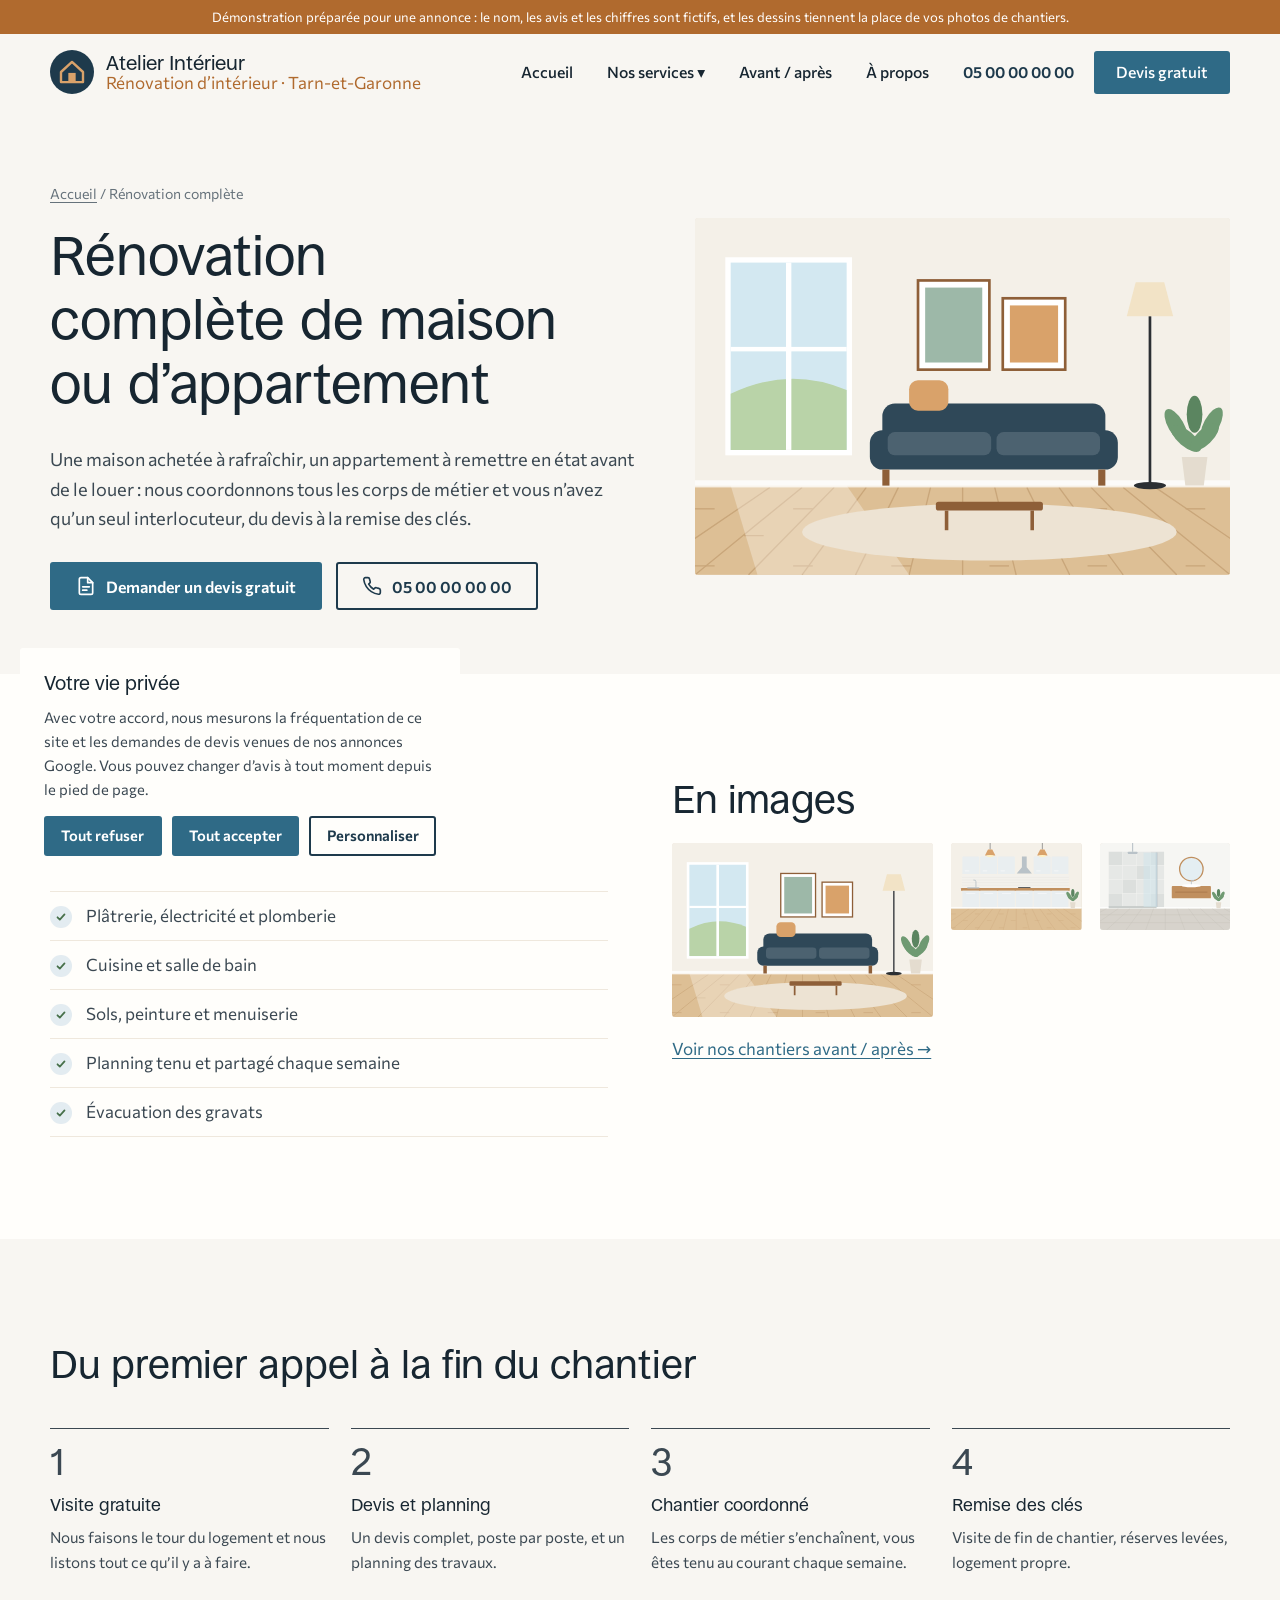
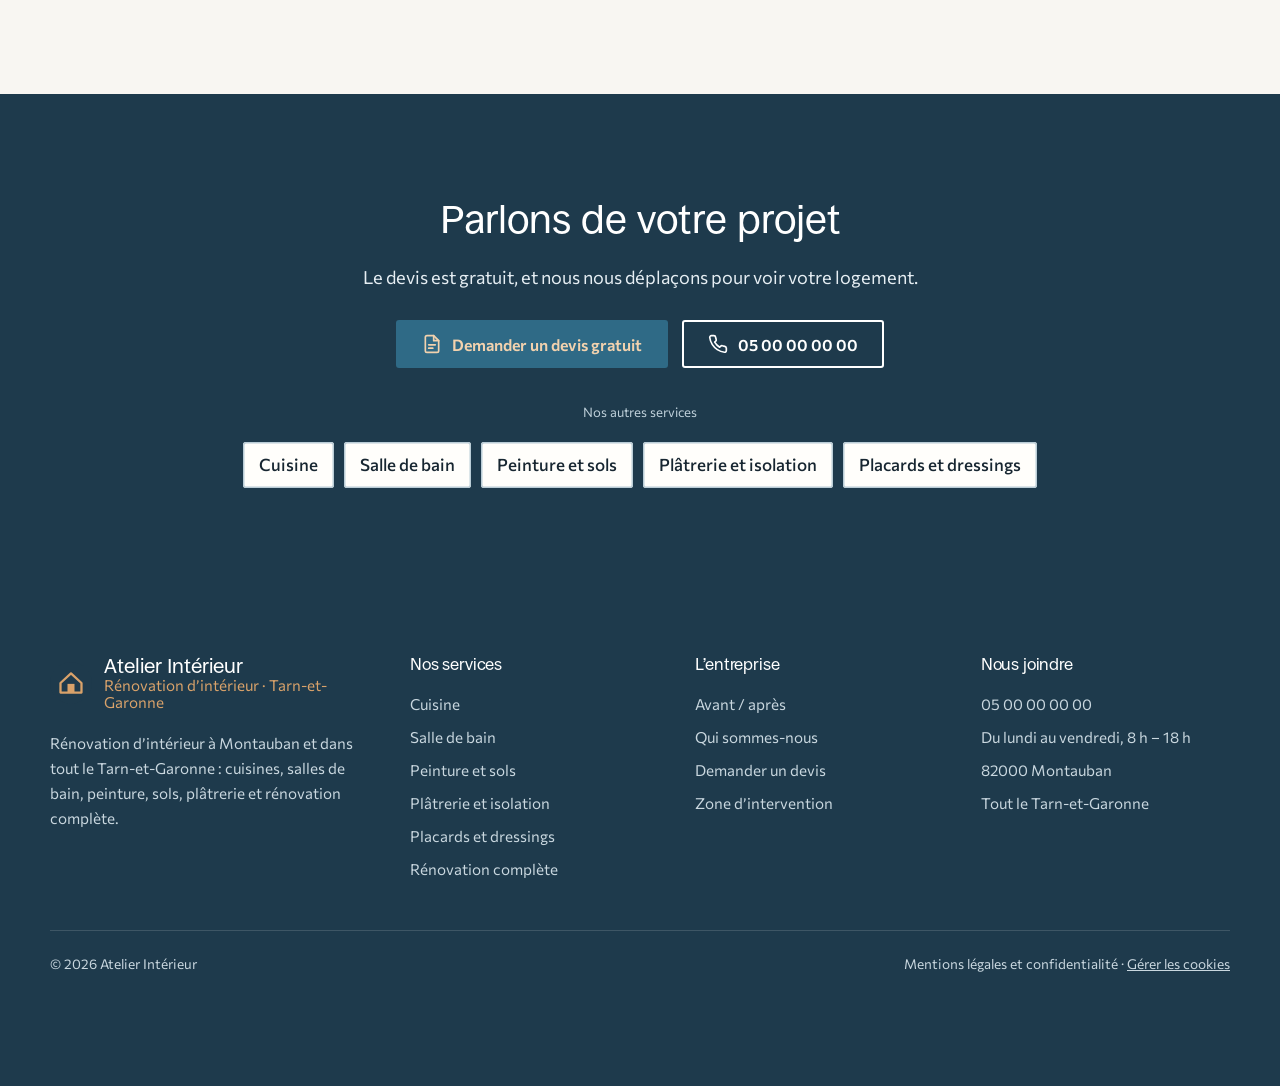
<file: renovation-complete.html>
<!doctype html>
<html lang="fr">
<head>
  <meta charset="utf-8">
  <meta name="viewport" content="width=device-width, initial-scale=1">
  <title>Rénovation complète à Montauban | Atelier Intérieur</title>
  <meta name="description" content="Une maison ou un appartement à reprendre entièrement : un seul interlocuteur coordonne tous les corps de métier. Rénovation d'intérieur à Montauban et dans le Tarn-et-Garonne. Devis gratuit.">
  <!-- Démonstration : hors des moteurs de recherche. Le vrai site sera indexé. -->
  <meta name="robots" content="noindex, nofollow">
  <!-- Vrai site : balise Google Ads chargée après accord cookies ; conversion comptée à l'envoi du formulaire de devis et au clic sur le téléphone. -->
  <meta property="og:type" content="website">
  <meta property="og:locale" content="fr_FR">
  <meta property="og:title" content="Rénovation complète à Montauban | Atelier Intérieur">
  <meta property="og:description" content="Une maison ou un appartement à reprendre entièrement : un seul interlocuteur coordonne tous les corps de métier. Rénovation d'intérieur à Montauban et dans le Tarn-et-Garonne. Devis gratuit.">
  <meta name="theme-color" content="#1E3A4C">
  <link rel="icon" href="data:image/svg+xml,%3Csvg%20xmlns%3D%22http%3A%2F%2Fwww.w3.org%2F2000%2Fsvg%22%20viewBox%3D%220%200%2048%2048%22%20aria-hidden%3D%22true%22%3E%3Ccircle%20cx%3D%2224%22%20cy%3D%2224%22%20r%3D%2224%22%20fill%3D%22%231E3A4C%22%2F%3E%3Cpath%20d%3D%22M12%2024%20L24%2013%20L36%2024%20V35%20H12Z%22%20fill%3D%22none%22%20stroke%3D%22%23D9A26A%22%20stroke-width%3D%222.6%22%20stroke-linejoin%3D%22round%22%2F%3E%3Crect%20x%3D%2220%22%20y%3D%2225%22%20width%3D%228%22%20height%3D%2210%22%20fill%3D%22%23D9A26A%22%2F%3E%3C%2Fsvg%3E">
  <link rel="preload" href="assets/fonts/ronzino.woff2" as="font" type="font/woff2" crossorigin>
  <link rel="preload" href="assets/fonts/commissioner.woff2" as="font" type="font/woff2" crossorigin>
  <link rel="stylesheet" href="assets/style.css">
  <link rel="stylesheet" href="assets/reprise.css">
</head>
<body>
  <div class="bandeau-demo">Démonstration préparée pour une annonce : le nom, les avis et les chiffres sont fictifs, et les dessins tiennent la place de vos photos de chantiers.</div>
  <header class="entete">
    <div class="conteneur">
      <a class="marque" href="index.html" aria-label="Atelier Intérieur, accueil"><svg viewBox="0 0 48 48" aria-hidden="true"><circle cx="24" cy="24" r="24" fill="#1E3A4C"/><path d="M12 24 L24 13 L36 24 V35 H12Z" fill="none" stroke="#D9A26A" stroke-width="2.6" stroke-linejoin="round"/><rect x="20" y="25" width="8" height="10" fill="#D9A26A"/></svg><span class="marque-nom"><strong>Atelier Intérieur</strong><span>Rénovation d’intérieur · Tarn-et-Garonne</span></span></a>
      <button class="bouton-menu" aria-label="Ouvrir le menu" aria-expanded="false" aria-controls="navigation"><span></span><span></span><span></span></button>
      <nav class="nav" id="navigation" aria-label="Navigation principale">
        <ul>
          <li><a href="index.html">Accueil</a></li>
          <li class="sous-menu"><button class="ouvrir-sous-menu" aria-expanded="false">Nos services ▾</button>
            <ul>
              <li><a href="cuisine.html">Rénovation de cuisine</a></li>
              <li><a href="salle-de-bain.html">Rénovation de salle de bain</a></li>
              <li><a href="peinture-sols-murs.html">Peinture, sols et murs</a></li>
              <li><a href="platrerie-isolation.html">Plâtrerie, cloisons et isolation</a></li>
              <li><a href="placards-dressing.html">Placards, dressings et menuiserie</a></li>
              <li><a href="renovation-complete.html" aria-current="page">Rénovation complète</a></li>
            </ul>
          </li>
          <li><a href="realisations.html">Avant / après</a></li>
          <li><a href="a-propos.html">À propos</a></li>
          <li><a class="tel-entete" href="tel:+33500000000">05 00 00 00 00</a></li>
          <li><a class="bouton" href="contact.html">Devis gratuit</a></li>
        </ul>
      </nav>
    </div>
  </header>
  <main>

    <section class="page-titre">
      <div class="conteneur">
        <div>
          <p class="fil"><a href="index.html">Accueil</a> / Rénovation complète</p>
          <h1>Rénovation complète de maison ou d’appartement</h1>
          <p class="intro">Une maison achetée à rafraîchir, un appartement à remettre en état avant de le louer : nous coordonnons tous les corps de métier et vous n’avez qu’un seul interlocuteur, du devis à la remise des clés.</p>
          <div class="boutons"><a class="bouton" href="contact.html?travaux=renovation-complete"><svg viewBox="0 0 24 24" fill="none" stroke="currentColor" stroke-width="2" stroke-linecap="round" stroke-linejoin="round" aria-hidden="true"><path d="M14 2H6a2 2 0 0 0-2 2v16a2 2 0 0 0 2 2h12a2 2 0 0 0 2-2V8z"/><path d="M14 2v6h6M8 13h8M8 17h5"/></svg>Demander un devis gratuit</a><a class="bouton bouton-ligne" href="tel:+33500000000"><svg viewBox="0 0 24 24" fill="none" stroke="currentColor" stroke-width="2" stroke-linecap="round" stroke-linejoin="round" aria-hidden="true"><path d="M22 16.9v3a2 2 0 0 1-2.2 2 19.8 19.8 0 0 1-8.6-3.1 19.5 19.5 0 0 1-6-6A19.8 19.8 0 0 1 2.1 4.2 2 2 0 0 1 4.1 2h3a2 2 0 0 1 2 1.7c.1.9.4 1.8.7 2.7a2 2 0 0 1-.5 2.1L8 9.8a16 16 0 0 0 6 6l1.3-1.3a2 2 0 0 1 2.1-.4c.9.3 1.8.6 2.7.7a2 2 0 0 1 1.7 2z"/></svg>05 00 00 00 00</a></div>
        </div>
        <div class="illustration"><svg viewBox="0 0 600 400" role="img" aria-label="Séjour entièrement rénové : canapé, parquet, grande fenêtre" preserveAspectRatio="xMidYMid slice">
  <rect width="600" height="400" fill="#F4F0E8"/><rect y="300" width="600" height="100" fill="#DDBF95"/><line x1="84" y1="302" x2="-60" y2="400" stroke="#C9A67A" stroke-width="1.5"/><line x1="120" y1="302" x2="0" y2="400" stroke="#C9A67A" stroke-width="1.5"/><line x1="156" y1="302" x2="60" y2="400" stroke="#C9A67A" stroke-width="1.5"/><line x1="192" y1="302" x2="120" y2="400" stroke="#C9A67A" stroke-width="1.5"/><line x1="228" y1="302" x2="180" y2="400" stroke="#C9A67A" stroke-width="1.5"/><line x1="264" y1="302" x2="240" y2="400" stroke="#C9A67A" stroke-width="1.5"/><line x1="300" y1="302" x2="300" y2="400" stroke="#C9A67A" stroke-width="1.5"/><line x1="336" y1="302" x2="360" y2="400" stroke="#C9A67A" stroke-width="1.5"/><line x1="372" y1="302" x2="420" y2="400" stroke="#C9A67A" stroke-width="1.5"/><line x1="408" y1="302" x2="480" y2="400" stroke="#C9A67A" stroke-width="1.5"/><line x1="444" y1="302" x2="540" y2="400" stroke="#C9A67A" stroke-width="1.5"/><line x1="480" y1="302" x2="600" y2="400" stroke="#C9A67A" stroke-width="1.5"/><line x1="516" y1="302" x2="660" y2="400" stroke="#C9A67A" stroke-width="1.5"/><line x1="0" y1="326" x2="22" y2="326" stroke="#C9A67A" stroke-width="1.5"/><line x1="110" y1="326" x2="132" y2="326" stroke="#C9A67A" stroke-width="1.5"/><line x1="220" y1="326" x2="242" y2="326" stroke="#C9A67A" stroke-width="1.5"/><line x1="330" y1="326" x2="352" y2="326" stroke="#C9A67A" stroke-width="1.5"/><line x1="440" y1="326" x2="462" y2="326" stroke="#C9A67A" stroke-width="1.5"/><line x1="550" y1="326" x2="572" y2="326" stroke="#C9A67A" stroke-width="1.5"/><line x1="55" y1="356" x2="77" y2="356" stroke="#C9A67A" stroke-width="1.5"/><line x1="165" y1="356" x2="187" y2="356" stroke="#C9A67A" stroke-width="1.5"/><line x1="275" y1="356" x2="297" y2="356" stroke="#C9A67A" stroke-width="1.5"/><line x1="385" y1="356" x2="407" y2="356" stroke="#C9A67A" stroke-width="1.5"/><line x1="495" y1="356" x2="517" y2="356" stroke="#C9A67A" stroke-width="1.5"/><line x1="605" y1="356" x2="627" y2="356" stroke="#C9A67A" stroke-width="1.5"/><line x1="0" y1="390" x2="22" y2="390" stroke="#C9A67A" stroke-width="1.5"/><line x1="110" y1="390" x2="132" y2="390" stroke="#C9A67A" stroke-width="1.5"/><line x1="220" y1="390" x2="242" y2="390" stroke="#C9A67A" stroke-width="1.5"/><line x1="330" y1="390" x2="352" y2="390" stroke="#C9A67A" stroke-width="1.5"/><line x1="440" y1="390" x2="462" y2="390" stroke="#C9A67A" stroke-width="1.5"/><line x1="550" y1="390" x2="572" y2="390" stroke="#C9A67A" stroke-width="1.5"/>
  <rect y="294" width="600" height="8" fill="#FFFFFF" opacity=".75"/>
  <path d="M40 300 L170 300 L240 400 L70 400Z" fill="#FFFFFF" opacity=".3"/><rect x="34" y="44" width="142" height="222" fill="#FFFFFF"/><rect x="40" y="50" width="130" height="210" fill="#D3E8F1"/><path d="M40 197 Q105 165.5 170 192.8 V260 H40Z" fill="#B9D3A8"/><rect x="102" y="50" width="6" height="210" fill="#FFFFFF"/><rect x="40" y="144.5" width="130" height="5" fill="#FFFFFF"/><rect x="250" y="70" width="80" height="100" fill="#FFFFFF" stroke="#8E5F38" stroke-width="3"/><rect x="258" y="78" width="64" height="84" fill="#9DB8A8"/><rect x="345" y="90" width="70" height="80" fill="#FFFFFF" stroke="#8E5F38" stroke-width="3"/><rect x="353" y="98" width="54" height="64" fill="#D9A26A"/><ellipse cx="330" cy="352" rx="210" ry="32" fill="#EDE3D3"/><rect x="210" y="208" width="250" height="58" rx="14" fill="#2F4858"/><rect x="196" y="238" width="278" height="44" rx="14" fill="#2F4858"/><rect x="216" y="240" width="116" height="26" rx="8" fill="#FFFFFF" opacity=".14"/><rect x="338" y="240" width="116" height="26" rx="8" fill="#FFFFFF" opacity=".14"/><rect x="210" y="282" width="8" height="18" fill="#8E5F38"/><rect x="452" y="282" width="8" height="18" fill="#8E5F38"/><rect x="240" y="182" width="44" height="34" rx="10" fill="#D9A26A"/><rect x="270" y="318" width="120" height="10" rx="3" fill="#8E5F38"/><line x1="282" y1="328" x2="282" y2="350" stroke="#8E5F38" stroke-width="4"/><line x1="378" y1="328" x2="378" y2="350" stroke="#8E5F38" stroke-width="4"/><line x1="510" y1="300" x2="510" y2="110" stroke="#2B2F33" stroke-width="3"/><path d="M484 110 L536 110 L526 72 L494 72Z" fill="#F2E3C6"/><ellipse cx="510" cy="300" rx="18" ry="4" fill="#2B2F33"/><path d="M545.6 268 L574.4 268 L570.4 300 L549.6 300Z" fill="#E4DCCF"/><ellipse cx="539.2" cy="232.8" rx="8.8" ry="20.8" fill="#6F9A72" transform="rotate(-30 539.2 232.8)"/><ellipse cx="560" cy="220" rx="8.8" ry="20.8" fill="#5B8560" transform="rotate(0 560 220)"/><ellipse cx="579.2" cy="231.2" rx="8.8" ry="20.8" fill="#6F9A72" transform="rotate(28 579.2 231.2)"/><ellipse cx="550.4" cy="247.2" rx="8.8" ry="20.8" fill="#6F9A72" transform="rotate(-50 550.4 247.2)"/><ellipse cx="571.2" cy="245.6" rx="8.8" ry="20.8" fill="#6F9A72" transform="rotate(46 571.2 245.6)"/></svg></div>
      </div>
    </section>
    <section class="fond-blanc">
      <div class="conteneur deux-colonnes">
        <div>
          <span class="surtitre">Ce que nous faisons</span>
          <h2>Rénovation complète</h2>
          <ul class="liste-coches"><li>Un seul interlocuteur pour tous les travaux</li><li>Plâtrerie, électricité et plomberie</li><li>Cuisine et salle de bain</li><li>Sols, peinture et menuiserie</li><li>Planning tenu et partagé chaque semaine</li><li>Évacuation des gravats</li></ul>
        </div>
        <div>
          <span class="surtitre">Nos chantiers</span>
          <h2>En images</h2>
          <div class="galerie" style="margin-top:0"><div class="illustration"><svg viewBox="0 0 600 400" role="img" aria-label="Séjour entièrement rénové : canapé, parquet, grande fenêtre" preserveAspectRatio="xMidYMid slice">
  <rect width="600" height="400" fill="#F4F0E8"/><rect y="300" width="600" height="100" fill="#DDBF95"/><line x1="84" y1="302" x2="-60" y2="400" stroke="#C9A67A" stroke-width="1.5"/><line x1="120" y1="302" x2="0" y2="400" stroke="#C9A67A" stroke-width="1.5"/><line x1="156" y1="302" x2="60" y2="400" stroke="#C9A67A" stroke-width="1.5"/><line x1="192" y1="302" x2="120" y2="400" stroke="#C9A67A" stroke-width="1.5"/><line x1="228" y1="302" x2="180" y2="400" stroke="#C9A67A" stroke-width="1.5"/><line x1="264" y1="302" x2="240" y2="400" stroke="#C9A67A" stroke-width="1.5"/><line x1="300" y1="302" x2="300" y2="400" stroke="#C9A67A" stroke-width="1.5"/><line x1="336" y1="302" x2="360" y2="400" stroke="#C9A67A" stroke-width="1.5"/><line x1="372" y1="302" x2="420" y2="400" stroke="#C9A67A" stroke-width="1.5"/><line x1="408" y1="302" x2="480" y2="400" stroke="#C9A67A" stroke-width="1.5"/><line x1="444" y1="302" x2="540" y2="400" stroke="#C9A67A" stroke-width="1.5"/><line x1="480" y1="302" x2="600" y2="400" stroke="#C9A67A" stroke-width="1.5"/><line x1="516" y1="302" x2="660" y2="400" stroke="#C9A67A" stroke-width="1.5"/><line x1="0" y1="326" x2="22" y2="326" stroke="#C9A67A" stroke-width="1.5"/><line x1="110" y1="326" x2="132" y2="326" stroke="#C9A67A" stroke-width="1.5"/><line x1="220" y1="326" x2="242" y2="326" stroke="#C9A67A" stroke-width="1.5"/><line x1="330" y1="326" x2="352" y2="326" stroke="#C9A67A" stroke-width="1.5"/><line x1="440" y1="326" x2="462" y2="326" stroke="#C9A67A" stroke-width="1.5"/><line x1="550" y1="326" x2="572" y2="326" stroke="#C9A67A" stroke-width="1.5"/><line x1="55" y1="356" x2="77" y2="356" stroke="#C9A67A" stroke-width="1.5"/><line x1="165" y1="356" x2="187" y2="356" stroke="#C9A67A" stroke-width="1.5"/><line x1="275" y1="356" x2="297" y2="356" stroke="#C9A67A" stroke-width="1.5"/><line x1="385" y1="356" x2="407" y2="356" stroke="#C9A67A" stroke-width="1.5"/><line x1="495" y1="356" x2="517" y2="356" stroke="#C9A67A" stroke-width="1.5"/><line x1="605" y1="356" x2="627" y2="356" stroke="#C9A67A" stroke-width="1.5"/><line x1="0" y1="390" x2="22" y2="390" stroke="#C9A67A" stroke-width="1.5"/><line x1="110" y1="390" x2="132" y2="390" stroke="#C9A67A" stroke-width="1.5"/><line x1="220" y1="390" x2="242" y2="390" stroke="#C9A67A" stroke-width="1.5"/><line x1="330" y1="390" x2="352" y2="390" stroke="#C9A67A" stroke-width="1.5"/><line x1="440" y1="390" x2="462" y2="390" stroke="#C9A67A" stroke-width="1.5"/><line x1="550" y1="390" x2="572" y2="390" stroke="#C9A67A" stroke-width="1.5"/>
  <rect y="294" width="600" height="8" fill="#FFFFFF" opacity=".75"/>
  <path d="M40 300 L170 300 L240 400 L70 400Z" fill="#FFFFFF" opacity=".3"/><rect x="34" y="44" width="142" height="222" fill="#FFFFFF"/><rect x="40" y="50" width="130" height="210" fill="#D3E8F1"/><path d="M40 197 Q105 165.5 170 192.8 V260 H40Z" fill="#B9D3A8"/><rect x="102" y="50" width="6" height="210" fill="#FFFFFF"/><rect x="40" y="144.5" width="130" height="5" fill="#FFFFFF"/><rect x="250" y="70" width="80" height="100" fill="#FFFFFF" stroke="#8E5F38" stroke-width="3"/><rect x="258" y="78" width="64" height="84" fill="#9DB8A8"/><rect x="345" y="90" width="70" height="80" fill="#FFFFFF" stroke="#8E5F38" stroke-width="3"/><rect x="353" y="98" width="54" height="64" fill="#D9A26A"/><ellipse cx="330" cy="352" rx="210" ry="32" fill="#EDE3D3"/><rect x="210" y="208" width="250" height="58" rx="14" fill="#2F4858"/><rect x="196" y="238" width="278" height="44" rx="14" fill="#2F4858"/><rect x="216" y="240" width="116" height="26" rx="8" fill="#FFFFFF" opacity=".14"/><rect x="338" y="240" width="116" height="26" rx="8" fill="#FFFFFF" opacity=".14"/><rect x="210" y="282" width="8" height="18" fill="#8E5F38"/><rect x="452" y="282" width="8" height="18" fill="#8E5F38"/><rect x="240" y="182" width="44" height="34" rx="10" fill="#D9A26A"/><rect x="270" y="318" width="120" height="10" rx="3" fill="#8E5F38"/><line x1="282" y1="328" x2="282" y2="350" stroke="#8E5F38" stroke-width="4"/><line x1="378" y1="328" x2="378" y2="350" stroke="#8E5F38" stroke-width="4"/><line x1="510" y1="300" x2="510" y2="110" stroke="#2B2F33" stroke-width="3"/><path d="M484 110 L536 110 L526 72 L494 72Z" fill="#F2E3C6"/><ellipse cx="510" cy="300" rx="18" ry="4" fill="#2B2F33"/><path d="M545.6 268 L574.4 268 L570.4 300 L549.6 300Z" fill="#E4DCCF"/><ellipse cx="539.2" cy="232.8" rx="8.8" ry="20.8" fill="#6F9A72" transform="rotate(-30 539.2 232.8)"/><ellipse cx="560" cy="220" rx="8.8" ry="20.8" fill="#5B8560" transform="rotate(0 560 220)"/><ellipse cx="579.2" cy="231.2" rx="8.8" ry="20.8" fill="#6F9A72" transform="rotate(28 579.2 231.2)"/><ellipse cx="550.4" cy="247.2" rx="8.8" ry="20.8" fill="#6F9A72" transform="rotate(-50 550.4 247.2)"/><ellipse cx="571.2" cy="245.6" rx="8.8" ry="20.8" fill="#6F9A72" transform="rotate(46 571.2 245.6)"/></svg></div><div class="illustration"><svg viewBox="0 0 600 400" role="img" aria-label="Cuisine rénovée : façades claires, plan de travail en bois, crédence" preserveAspectRatio="xMidYMid slice">
  <rect width="600" height="400" fill="#F4F0E8"/><rect y="300" width="600" height="100" fill="#DDBF95"/><line x1="84" y1="302" x2="-60" y2="400" stroke="#C9A67A" stroke-width="1.5"/><line x1="120" y1="302" x2="0" y2="400" stroke="#C9A67A" stroke-width="1.5"/><line x1="156" y1="302" x2="60" y2="400" stroke="#C9A67A" stroke-width="1.5"/><line x1="192" y1="302" x2="120" y2="400" stroke="#C9A67A" stroke-width="1.5"/><line x1="228" y1="302" x2="180" y2="400" stroke="#C9A67A" stroke-width="1.5"/><line x1="264" y1="302" x2="240" y2="400" stroke="#C9A67A" stroke-width="1.5"/><line x1="300" y1="302" x2="300" y2="400" stroke="#C9A67A" stroke-width="1.5"/><line x1="336" y1="302" x2="360" y2="400" stroke="#C9A67A" stroke-width="1.5"/><line x1="372" y1="302" x2="420" y2="400" stroke="#C9A67A" stroke-width="1.5"/><line x1="408" y1="302" x2="480" y2="400" stroke="#C9A67A" stroke-width="1.5"/><line x1="444" y1="302" x2="540" y2="400" stroke="#C9A67A" stroke-width="1.5"/><line x1="480" y1="302" x2="600" y2="400" stroke="#C9A67A" stroke-width="1.5"/><line x1="516" y1="302" x2="660" y2="400" stroke="#C9A67A" stroke-width="1.5"/><line x1="0" y1="326" x2="22" y2="326" stroke="#C9A67A" stroke-width="1.5"/><line x1="110" y1="326" x2="132" y2="326" stroke="#C9A67A" stroke-width="1.5"/><line x1="220" y1="326" x2="242" y2="326" stroke="#C9A67A" stroke-width="1.5"/><line x1="330" y1="326" x2="352" y2="326" stroke="#C9A67A" stroke-width="1.5"/><line x1="440" y1="326" x2="462" y2="326" stroke="#C9A67A" stroke-width="1.5"/><line x1="550" y1="326" x2="572" y2="326" stroke="#C9A67A" stroke-width="1.5"/><line x1="55" y1="356" x2="77" y2="356" stroke="#C9A67A" stroke-width="1.5"/><line x1="165" y1="356" x2="187" y2="356" stroke="#C9A67A" stroke-width="1.5"/><line x1="275" y1="356" x2="297" y2="356" stroke="#C9A67A" stroke-width="1.5"/><line x1="385" y1="356" x2="407" y2="356" stroke="#C9A67A" stroke-width="1.5"/><line x1="495" y1="356" x2="517" y2="356" stroke="#C9A67A" stroke-width="1.5"/><line x1="605" y1="356" x2="627" y2="356" stroke="#C9A67A" stroke-width="1.5"/><line x1="0" y1="390" x2="22" y2="390" stroke="#C9A67A" stroke-width="1.5"/><line x1="110" y1="390" x2="132" y2="390" stroke="#C9A67A" stroke-width="1.5"/><line x1="220" y1="390" x2="242" y2="390" stroke="#C9A67A" stroke-width="1.5"/><line x1="330" y1="390" x2="352" y2="390" stroke="#C9A67A" stroke-width="1.5"/><line x1="440" y1="390" x2="462" y2="390" stroke="#C9A67A" stroke-width="1.5"/><line x1="550" y1="390" x2="572" y2="390" stroke="#C9A67A" stroke-width="1.5"/>
  <rect y="294" width="600" height="8" fill="#FFFFFF" opacity=".75"/>
  <rect x="50" y="146" width="492" height="62" fill="#F3F1EC"/><line x1="50" y1="158" x2="542" y2="158" stroke="#D8D6D0"/><line x1="50" y1="170" x2="542" y2="170" stroke="#D8D6D0"/><line x1="50" y1="182" x2="542" y2="182" stroke="#D8D6D0"/><line x1="50" y1="194" x2="542" y2="194" stroke="#D8D6D0"/><rect x="52" y="62" width="78" height="80" rx="2" fill="#E9EEF0"/><line x1="64" y1="128" x2="84" y2="128" stroke="#FFFFFF" stroke-width="3" opacity=".7"/><rect x="134" y="62" width="78" height="80" rx="2" fill="#E9EEF0"/><line x1="146" y1="128" x2="166" y2="128" stroke="#FFFFFF" stroke-width="3" opacity=".7"/><rect x="216" y="62" width="78" height="80" rx="2" fill="#E9EEF0"/><line x1="228" y1="128" x2="248" y2="128" stroke="#FFFFFF" stroke-width="3" opacity=".7"/><rect x="380" y="62" width="78" height="80" rx="2" fill="#E9EEF0"/><line x1="392" y1="128" x2="412" y2="128" stroke="#FFFFFF" stroke-width="3" opacity=".7"/><rect x="462" y="62" width="78" height="80" rx="2" fill="#E9EEF0"/><line x1="474" y1="128" x2="494" y2="128" stroke="#FFFFFF" stroke-width="3" opacity=".7"/><path d="M326 62 H348 V112 L372 140 H302 L326 112Z" fill="#B9C2C8"/><rect x="308" y="204" width="58" height="5" rx="2" fill="#2B2F33"/><rect x="46" y="207" width="500" height="13" rx="2" fill="#C08F5E"/><rect x="52" y="220" width="78" height="74" rx="2" fill="#E9EEF0"/><line x1="70" y1="232" x2="112" y2="232" stroke="#FFFFFF" stroke-width="3" opacity=".7"/><rect x="134" y="220" width="78" height="74" rx="2" fill="#E9EEF0"/><line x1="152" y1="232" x2="194" y2="232" stroke="#FFFFFF" stroke-width="3" opacity=".7"/><rect x="216" y="220" width="78" height="74" rx="2" fill="#E9EEF0"/><line x1="234" y1="232" x2="276" y2="232" stroke="#FFFFFF" stroke-width="3" opacity=".7"/><rect x="298" y="220" width="78" height="74" rx="2" fill="#E9EEF0"/><line x1="316" y1="232" x2="358" y2="232" stroke="#FFFFFF" stroke-width="3" opacity=".7"/><rect x="380" y="220" width="78" height="74" rx="2" fill="#E9EEF0"/><line x1="398" y1="232" x2="440" y2="232" stroke="#FFFFFF" stroke-width="3" opacity=".7"/><rect x="462" y="220" width="78" height="74" rx="2" fill="#E9EEF0"/><line x1="480" y1="232" x2="522" y2="232" stroke="#FFFFFF" stroke-width="3" opacity=".7"/><rect x="74.6" y="203" width="56" height="6" rx="2" fill="#B9C2C8"/><path d="M114.6 203 V178 Q114.6 168 104.6 170" fill="none" stroke="#B9C2C8" stroke-width="4" stroke-linecap="round"/><line x1="180" y1="0" x2="180" y2="30" stroke="#2B2F33" stroke-width="2"/><path d="M156 58 L204 58 L190 30 L170 30Z" fill="#D9A26A"/><ellipse cx="180" cy="60" rx="16" ry="5" fill="#FFF1C4"/><line x1="420" y1="0" x2="420" y2="30" stroke="#2B2F33" stroke-width="2"/><path d="M396 58 L444 58 L430 30 L410 30Z" fill="#D9A26A"/><ellipse cx="420" cy="60" rx="16" ry="5" fill="#FFF1C4"/><path d="M547.4 272 L572.6 272 L569.1 300 L550.9 300Z" fill="#E4DCCF"/><ellipse cx="541.8" cy="241.2" rx="7.699999999999999" ry="18.2" fill="#6F9A72" transform="rotate(-30 541.8 241.2)"/><ellipse cx="560" cy="230" rx="7.699999999999999" ry="18.2" fill="#5B8560" transform="rotate(0 560 230)"/><ellipse cx="576.8" cy="239.8" rx="7.699999999999999" ry="18.2" fill="#6F9A72" transform="rotate(28 576.8 239.8)"/><ellipse cx="551.6" cy="253.8" rx="7.699999999999999" ry="18.2" fill="#6F9A72" transform="rotate(-50 551.6 253.8)"/><ellipse cx="569.8" cy="252.4" rx="7.699999999999999" ry="18.2" fill="#6F9A72" transform="rotate(46 569.8 252.4)"/></svg></div><div class="illustration"><svg viewBox="0 0 600 400" role="img" aria-label="Salle de bain rénovée : douche à l'italienne, meuble vasque en bois, miroir rond" preserveAspectRatio="xMidYMid slice">
  <rect width="600" height="400" fill="#F6F6F3"/><rect y="300" width="600" height="100" fill="#D7D3CC"/>
  <rect y="294" width="600" height="8" fill="#FFFFFF" opacity=".75"/>
  <rect x="40" y="40" width="62.5" height="62.5" fill="#DCDFDD"/><rect x="104" y="40" width="62.5" height="62.5" fill="#E6E8E6"/><rect x="168" y="40" width="62.5" height="62.5" fill="#E6E8E6"/><rect x="232" y="40" width="62.5" height="62.5" fill="#DCDFDD"/><rect x="40" y="104" width="62.5" height="62.5" fill="#E6E8E6"/><rect x="104" y="104" width="62.5" height="62.5" fill="#E6E8E6"/><rect x="168" y="104" width="62.5" height="62.5" fill="#DCDFDD"/><rect x="232" y="104" width="62.5" height="62.5" fill="#E6E8E6"/><rect x="40" y="168" width="62.5" height="62.5" fill="#E6E8E6"/><rect x="104" y="168" width="62.5" height="62.5" fill="#DCDFDD"/><rect x="168" y="168" width="62.5" height="62.5" fill="#E6E8E6"/><rect x="232" y="168" width="62.5" height="62.5" fill="#E6E8E6"/><rect x="40" y="232" width="62.5" height="62.5" fill="#DCDFDD"/><rect x="104" y="232" width="62.5" height="62.5" fill="#E6E8E6"/><rect x="168" y="232" width="62.5" height="62.5" fill="#E6E8E6"/><rect x="232" y="232" width="62.5" height="62.5" fill="#DCDFDD"/><rect x="40" y="290" width="220" height="10" fill="#C9CDCB"/><rect x="128" y="40" width="44" height="10" rx="3" fill="#B9C2C8"/><line x1="150" y1="0" x2="150" y2="40" stroke="#B9C2C8" stroke-width="5"/><rect x="256" y="44" width="8" height="250" fill="#B9C2C8"/><rect x="200" y="44" width="62" height="250" fill="#CFE5EE" opacity=".5"/><circle cx="420" cy="120" r="54" fill="#E4EEF2" stroke="#C08F5E" stroke-width="6"/><rect x="330" y="198" width="180" height="56" rx="4" fill="#C08F5E"/><line x1="346" y1="226" x2="494" y2="226" stroke="#8E5F38" stroke-width="2"/><ellipse cx="420" cy="196" rx="44" ry="8" fill="#FFFFFF"/><path d="M420 188 V172 h12" fill="none" stroke="#B9C2C8" stroke-width="4" stroke-linecap="round"/><path d="M532.4 272 L557.6 272 L554.1 300 L535.9 300Z" fill="#E4DCCF"/><ellipse cx="526.8" cy="241.2" rx="7.699999999999999" ry="18.2" fill="#6F9A72" transform="rotate(-30 526.8 241.2)"/><ellipse cx="545" cy="230" rx="7.699999999999999" ry="18.2" fill="#5B8560" transform="rotate(0 545 230)"/><ellipse cx="561.8" cy="239.8" rx="7.699999999999999" ry="18.2" fill="#6F9A72" transform="rotate(28 561.8 239.8)"/><ellipse cx="536.6" cy="253.8" rx="7.699999999999999" ry="18.2" fill="#6F9A72" transform="rotate(-50 536.6 253.8)"/><ellipse cx="554.8" cy="252.4" rx="7.699999999999999" ry="18.2" fill="#6F9A72" transform="rotate(46 554.8 252.4)"/><g stroke="#C2BDB4" stroke-width="1.5"><line x1="30" y1="302" x2="-150" y2="400"/><line x1="84" y1="302" x2="-60" y2="400"/><line x1="138" y1="302" x2="30" y2="400"/><line x1="192" y1="302" x2="120" y2="400"/><line x1="246" y1="302" x2="210" y2="400"/><line x1="300" y1="302" x2="300" y2="400"/><line x1="354" y1="302" x2="390" y2="400"/><line x1="408" y1="302" x2="480" y2="400"/><line x1="462" y1="302" x2="570" y2="400"/><line x1="516" y1="302" x2="660" y2="400"/><line x1="570" y1="302" x2="750" y2="400"/><line x1="0" y1="330" x2="600" y2="330"/><line x1="0" y1="366" x2="600" y2="366"/></g></svg></div></div>
          <p style="margin-top:18px"><a href="realisations.html">Voir nos chantiers avant / après →</a></p>
        </div>
      </div>
    </section>
    <section>
      <div class="conteneur">
        <span class="surtitre">Comment on travaille</span>
        <h2>Du premier appel à la fin du chantier</h2>
        <ol class="etapes"><li><h3>Visite gratuite</h3><p>Nous faisons le tour du logement et nous listons tout ce qu’il y a à faire.</p></li><li><h3>Devis et planning</h3><p>Un devis complet, poste par poste, et un planning des travaux.</p></li><li><h3>Chantier coordonné</h3><p>Les corps de métier s’enchaînent, vous êtes tenu au courant chaque semaine.</p></li><li><h3>Remise des clés</h3><p>Visite de fin de chantier, réserves levées, logement propre.</p></li></ol>
      </div>
    </section>
    <section class="fond-foret appel">
      <div class="conteneur">
        <h2>Parlons de votre projet</h2>
        <p class="intro" style="margin-inline:auto">Le devis est gratuit, et nous nous déplaçons pour voir votre logement.</p>
        <div class="boutons"><a class="bouton" href="contact.html?travaux=renovation-complete"><svg viewBox="0 0 24 24" fill="none" stroke="currentColor" stroke-width="2" stroke-linecap="round" stroke-linejoin="round" aria-hidden="true"><path d="M14 2H6a2 2 0 0 0-2 2v16a2 2 0 0 0 2 2h12a2 2 0 0 0 2-2V8z"/><path d="M14 2v6h6M8 13h8M8 17h5"/></svg>Demander un devis gratuit</a><a class="bouton bouton-ligne" href="tel:+33500000000"><svg viewBox="0 0 24 24" fill="none" stroke="currentColor" stroke-width="2" stroke-linecap="round" stroke-linejoin="round" aria-hidden="true"><path d="M22 16.9v3a2 2 0 0 1-2.2 2 19.8 19.8 0 0 1-8.6-3.1 19.5 19.5 0 0 1-6-6A19.8 19.8 0 0 1 2.1 4.2 2 2 0 0 1 4.1 2h3a2 2 0 0 1 2 1.7c.1.9.4 1.8.7 2.7a2 2 0 0 1-.5 2.1L8 9.8a16 16 0 0 0 6 6l1.3-1.3a2 2 0 0 1 2.1-.4c.9.3 1.8.6 2.7.7a2 2 0 0 1 1.7 2z"/></svg>05 00 00 00 00</a></div>
        <p style="margin-top:34px" class="petit">Nos autres services</p>
        <div class="autres-services" style="justify-content:center"><a href="cuisine.html" style="color:#172631">Cuisine</a><a href="salle-de-bain.html" style="color:#172631">Salle de bain</a><a href="peinture-sols-murs.html" style="color:#172631">Peinture et sols</a><a href="platrerie-isolation.html" style="color:#172631">Plâtrerie et isolation</a><a href="placards-dressing.html" style="color:#172631">Placards et dressings</a></div>
      </div>
    </section>
  </main>
  <footer class="pied">
    <div class="conteneur">
      <div class="grille">
        <div>
          <a class="marque" href="index.html" aria-label="Accueil"><svg viewBox="0 0 48 48" aria-hidden="true"><circle cx="24" cy="24" r="24" fill="#1E3A4C"/><path d="M12 24 L24 13 L36 24 V35 H12Z" fill="none" stroke="#D9A26A" stroke-width="2.6" stroke-linejoin="round"/><rect x="20" y="25" width="8" height="10" fill="#D9A26A"/></svg><span class="marque-nom"><strong>Atelier Intérieur</strong><span>Rénovation d’intérieur · Tarn-et-Garonne</span></span></a>
          <p style="margin-top:20px;max-width:330px">Rénovation d’intérieur à Montauban et dans tout le Tarn-et-Garonne : cuisines, salles de bain, peinture, sols, plâtrerie et rénovation complète.</p>
        </div>
        <div>
          <h4>Nos services</h4>
          <ul><li><a href="cuisine.html">Cuisine</a></li><li><a href="salle-de-bain.html">Salle de bain</a></li><li><a href="peinture-sols-murs.html">Peinture et sols</a></li><li><a href="platrerie-isolation.html">Plâtrerie et isolation</a></li><li><a href="placards-dressing.html">Placards et dressings</a></li><li><a href="renovation-complete.html">Rénovation complète</a></li></ul>
        </div>
        <div>
          <h4>L’entreprise</h4>
          <ul><li><a href="realisations.html">Avant / après</a></li><li><a href="a-propos.html">Qui sommes-nous</a></li><li><a href="contact.html">Demander un devis</a></li><li><a href="contact.html#zone">Zone d’intervention</a></li></ul>
        </div>
        <div>
          <h4>Nous joindre</h4>
          <ul><li><a href="tel:+33500000000">05 00 00 00 00</a></li><li>Du lundi au vendredi, 8 h – 18 h</li><li>82000 Montauban</li><li>Tout le Tarn-et-Garonne</li></ul>
        </div>
      </div>
      <div class="pied-bas">
        <span>© <span data-annee>2026</span> Atelier Intérieur</span>
        <span><a href="mentions-legales.html">Mentions légales et confidentialité</a> · <button class="lien-bouton" data-gerer-cookies>Gérer les cookies</button></span>
      </div>
    </div>
  </footer>
  <div class="barre-mobile">
    <a class="bouton bouton-ligne" href="tel:+33500000000"><svg viewBox="0 0 24 24" fill="none" stroke="currentColor" stroke-width="2" stroke-linecap="round" stroke-linejoin="round" aria-hidden="true"><path d="M22 16.9v3a2 2 0 0 1-2.2 2 19.8 19.8 0 0 1-8.6-3.1 19.5 19.5 0 0 1-6-6A19.8 19.8 0 0 1 2.1 4.2 2 2 0 0 1 4.1 2h3a2 2 0 0 1 2 1.7c.1.9.4 1.8.7 2.7a2 2 0 0 1-.5 2.1L8 9.8a16 16 0 0 0 6 6l1.3-1.3a2 2 0 0 1 2.1-.4c.9.3 1.8.6 2.7.7a2 2 0 0 1 1.7 2z"/></svg>Appeler</a>
    <a class="bouton" href="contact.html"><svg viewBox="0 0 24 24" fill="none" stroke="currentColor" stroke-width="2" stroke-linecap="round" stroke-linejoin="round" aria-hidden="true"><path d="M14 2H6a2 2 0 0 0-2 2v16a2 2 0 0 0 2 2h12a2 2 0 0 0 2-2V8z"/><path d="M14 2v6h6M8 13h8M8 17h5"/></svg>Demander un devis</a>
  </div>
  <div class="cookies" role="dialog" aria-labelledby="cookies-titre">
    <h2 id="cookies-titre">Votre vie privée</h2>
    <p>Avec votre accord, nous mesurons la fréquentation de ce site et les demandes de devis venues de nos annonces Google. Vous pouvez changer d’avis à tout moment depuis le pied de page.</p>
    <div class="cookies-actions">
      <button class="bouton" data-cookies="refuser">Tout refuser</button>
      <button class="bouton" data-cookies="accepter">Tout accepter</button>
      <button class="bouton bouton-ligne" data-cookies="personnaliser">Personnaliser</button>
    </div>
    <div class="cookies-detail">
      <div class="categorie"><div><strong>Nécessaires</strong><span>Mémorisent votre choix pendant six mois. Toujours actifs.</span></div><input type="checkbox" class="interrupteur" checked disabled aria-label="Cookies nécessaires, toujours actifs"></div>
      <div class="categorie"><div><strong>Mesure et annonces</strong><span>Statistiques de fréquentation et suivi des demandes venues de nos annonces Google Ads, sans revente.</span></div><input type="checkbox" class="interrupteur" id="mesure-audience" aria-label="Mesure et annonces"></div>
      <div class="cookies-actions"><button class="bouton" data-cookies="enregistrer">Enregistrer mes choix</button></div>
    </div>
  </div>
  <script src="assets/site.js" defer></script>
</body>
</html>
</file>
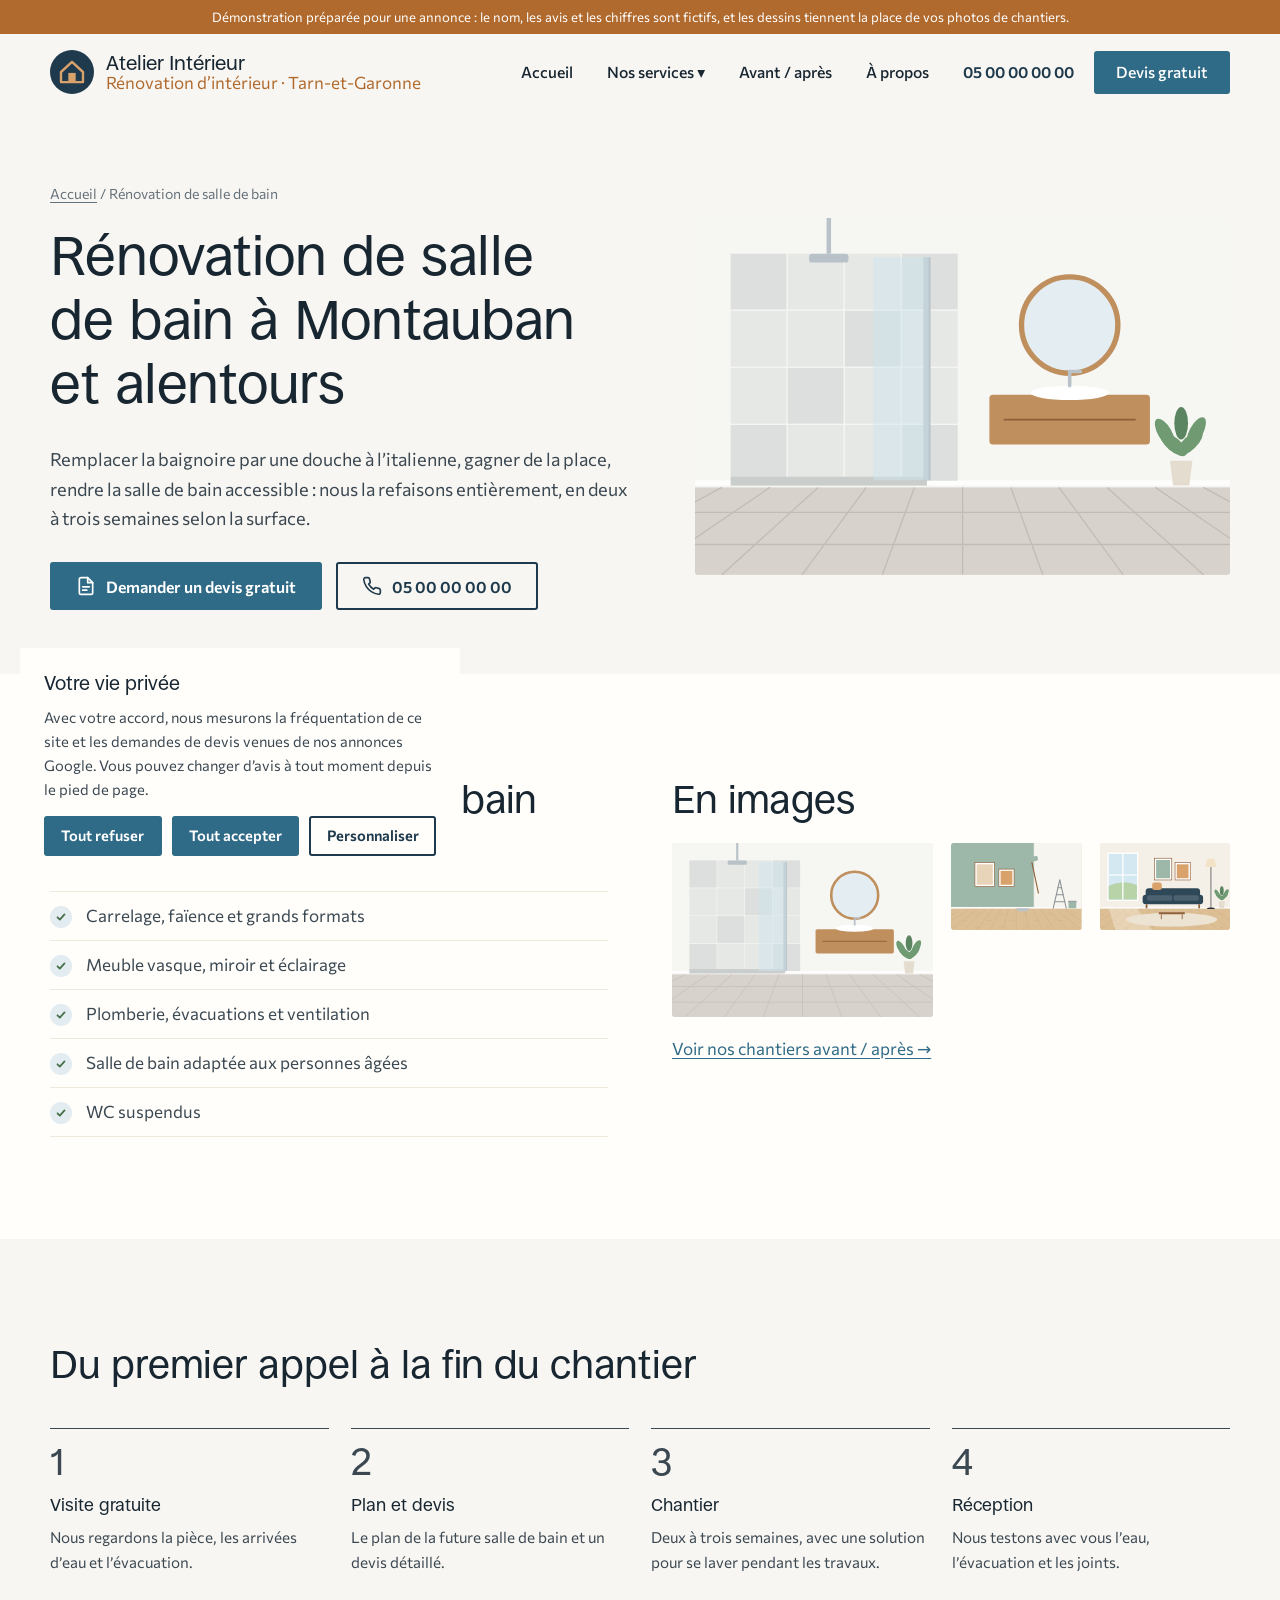
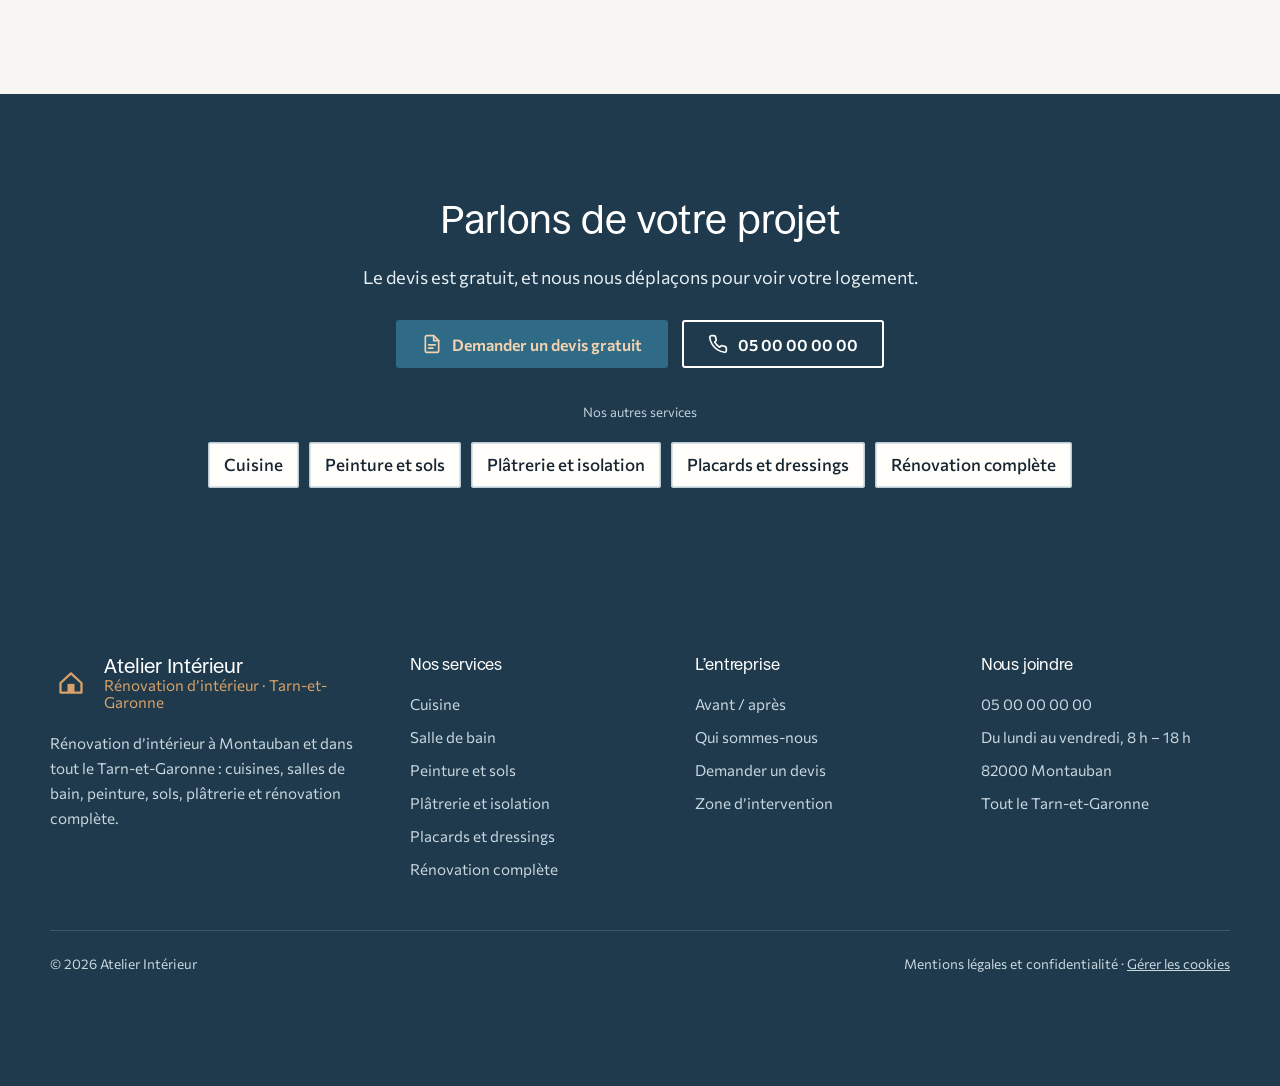
<file: salle-de-bain.html>
<!doctype html>
<html lang="fr">
<head>
  <meta charset="utf-8">
  <meta name="viewport" content="width=device-width, initial-scale=1">
  <title>Rénovation de salle de bain à Montauban | Atelier Intérieur</title>
  <meta name="description" content="Douche à l'italienne à la place de la baignoire, meuble vasque, carrelage, accessibilité : une salle de bain refaite en deux à trois semaines. Rénovation d'intérieur à Montauban et dans le Tarn-et-Garonne. Devis gratuit.">
  <!-- Démonstration : hors des moteurs de recherche. Le vrai site sera indexé. -->
  <meta name="robots" content="noindex, nofollow">
  <!-- Vrai site : balise Google Ads chargée après accord cookies ; conversion comptée à l'envoi du formulaire de devis et au clic sur le téléphone. -->
  <meta property="og:type" content="website">
  <meta property="og:locale" content="fr_FR">
  <meta property="og:title" content="Rénovation de salle de bain à Montauban | Atelier Intérieur">
  <meta property="og:description" content="Douche à l'italienne à la place de la baignoire, meuble vasque, carrelage, accessibilité : une salle de bain refaite en deux à trois semaines. Rénovation d'intérieur à Montauban et dans le Tarn-et-Garonne. Devis gratuit.">
  <meta name="theme-color" content="#1E3A4C">
  <link rel="icon" href="data:image/svg+xml,%3Csvg%20xmlns%3D%22http%3A%2F%2Fwww.w3.org%2F2000%2Fsvg%22%20viewBox%3D%220%200%2048%2048%22%20aria-hidden%3D%22true%22%3E%3Ccircle%20cx%3D%2224%22%20cy%3D%2224%22%20r%3D%2224%22%20fill%3D%22%231E3A4C%22%2F%3E%3Cpath%20d%3D%22M12%2024%20L24%2013%20L36%2024%20V35%20H12Z%22%20fill%3D%22none%22%20stroke%3D%22%23D9A26A%22%20stroke-width%3D%222.6%22%20stroke-linejoin%3D%22round%22%2F%3E%3Crect%20x%3D%2220%22%20y%3D%2225%22%20width%3D%228%22%20height%3D%2210%22%20fill%3D%22%23D9A26A%22%2F%3E%3C%2Fsvg%3E">
  <link rel="preload" href="assets/fonts/ronzino.woff2" as="font" type="font/woff2" crossorigin>
  <link rel="preload" href="assets/fonts/commissioner.woff2" as="font" type="font/woff2" crossorigin>
  <link rel="stylesheet" href="assets/style.css">
  <link rel="stylesheet" href="assets/reprise.css">
</head>
<body>
  <div class="bandeau-demo">Démonstration préparée pour une annonce : le nom, les avis et les chiffres sont fictifs, et les dessins tiennent la place de vos photos de chantiers.</div>
  <header class="entete">
    <div class="conteneur">
      <a class="marque" href="index.html" aria-label="Atelier Intérieur, accueil"><svg viewBox="0 0 48 48" aria-hidden="true"><circle cx="24" cy="24" r="24" fill="#1E3A4C"/><path d="M12 24 L24 13 L36 24 V35 H12Z" fill="none" stroke="#D9A26A" stroke-width="2.6" stroke-linejoin="round"/><rect x="20" y="25" width="8" height="10" fill="#D9A26A"/></svg><span class="marque-nom"><strong>Atelier Intérieur</strong><span>Rénovation d’intérieur · Tarn-et-Garonne</span></span></a>
      <button class="bouton-menu" aria-label="Ouvrir le menu" aria-expanded="false" aria-controls="navigation"><span></span><span></span><span></span></button>
      <nav class="nav" id="navigation" aria-label="Navigation principale">
        <ul>
          <li><a href="index.html">Accueil</a></li>
          <li class="sous-menu"><button class="ouvrir-sous-menu" aria-expanded="false">Nos services ▾</button>
            <ul>
              <li><a href="cuisine.html">Rénovation de cuisine</a></li>
              <li><a href="salle-de-bain.html" aria-current="page">Rénovation de salle de bain</a></li>
              <li><a href="peinture-sols-murs.html">Peinture, sols et murs</a></li>
              <li><a href="platrerie-isolation.html">Plâtrerie, cloisons et isolation</a></li>
              <li><a href="placards-dressing.html">Placards, dressings et menuiserie</a></li>
              <li><a href="renovation-complete.html">Rénovation complète</a></li>
            </ul>
          </li>
          <li><a href="realisations.html">Avant / après</a></li>
          <li><a href="a-propos.html">À propos</a></li>
          <li><a class="tel-entete" href="tel:+33500000000">05 00 00 00 00</a></li>
          <li><a class="bouton" href="contact.html">Devis gratuit</a></li>
        </ul>
      </nav>
    </div>
  </header>
  <main>

    <section class="page-titre">
      <div class="conteneur">
        <div>
          <p class="fil"><a href="index.html">Accueil</a> / Rénovation de salle de bain</p>
          <h1>Rénovation de salle de bain à Montauban et alentours</h1>
          <p class="intro">Remplacer la baignoire par une douche à l’italienne, gagner de la place, rendre la salle de bain accessible : nous la refaisons entièrement, en deux à trois semaines selon la surface.</p>
          <div class="boutons"><a class="bouton" href="contact.html?travaux=salle-de-bain"><svg viewBox="0 0 24 24" fill="none" stroke="currentColor" stroke-width="2" stroke-linecap="round" stroke-linejoin="round" aria-hidden="true"><path d="M14 2H6a2 2 0 0 0-2 2v16a2 2 0 0 0 2 2h12a2 2 0 0 0 2-2V8z"/><path d="M14 2v6h6M8 13h8M8 17h5"/></svg>Demander un devis gratuit</a><a class="bouton bouton-ligne" href="tel:+33500000000"><svg viewBox="0 0 24 24" fill="none" stroke="currentColor" stroke-width="2" stroke-linecap="round" stroke-linejoin="round" aria-hidden="true"><path d="M22 16.9v3a2 2 0 0 1-2.2 2 19.8 19.8 0 0 1-8.6-3.1 19.5 19.5 0 0 1-6-6A19.8 19.8 0 0 1 2.1 4.2 2 2 0 0 1 4.1 2h3a2 2 0 0 1 2 1.7c.1.9.4 1.8.7 2.7a2 2 0 0 1-.5 2.1L8 9.8a16 16 0 0 0 6 6l1.3-1.3a2 2 0 0 1 2.1-.4c.9.3 1.8.6 2.7.7a2 2 0 0 1 1.7 2z"/></svg>05 00 00 00 00</a></div>
        </div>
        <div class="illustration"><svg viewBox="0 0 600 400" role="img" aria-label="Salle de bain rénovée : douche à l'italienne, meuble vasque en bois, miroir rond" preserveAspectRatio="xMidYMid slice">
  <rect width="600" height="400" fill="#F6F6F3"/><rect y="300" width="600" height="100" fill="#D7D3CC"/>
  <rect y="294" width="600" height="8" fill="#FFFFFF" opacity=".75"/>
  <rect x="40" y="40" width="62.5" height="62.5" fill="#DCDFDD"/><rect x="104" y="40" width="62.5" height="62.5" fill="#E6E8E6"/><rect x="168" y="40" width="62.5" height="62.5" fill="#E6E8E6"/><rect x="232" y="40" width="62.5" height="62.5" fill="#DCDFDD"/><rect x="40" y="104" width="62.5" height="62.5" fill="#E6E8E6"/><rect x="104" y="104" width="62.5" height="62.5" fill="#E6E8E6"/><rect x="168" y="104" width="62.5" height="62.5" fill="#DCDFDD"/><rect x="232" y="104" width="62.5" height="62.5" fill="#E6E8E6"/><rect x="40" y="168" width="62.5" height="62.5" fill="#E6E8E6"/><rect x="104" y="168" width="62.5" height="62.5" fill="#DCDFDD"/><rect x="168" y="168" width="62.5" height="62.5" fill="#E6E8E6"/><rect x="232" y="168" width="62.5" height="62.5" fill="#E6E8E6"/><rect x="40" y="232" width="62.5" height="62.5" fill="#DCDFDD"/><rect x="104" y="232" width="62.5" height="62.5" fill="#E6E8E6"/><rect x="168" y="232" width="62.5" height="62.5" fill="#E6E8E6"/><rect x="232" y="232" width="62.5" height="62.5" fill="#DCDFDD"/><rect x="40" y="290" width="220" height="10" fill="#C9CDCB"/><rect x="128" y="40" width="44" height="10" rx="3" fill="#B9C2C8"/><line x1="150" y1="0" x2="150" y2="40" stroke="#B9C2C8" stroke-width="5"/><rect x="256" y="44" width="8" height="250" fill="#B9C2C8"/><rect x="200" y="44" width="62" height="250" fill="#CFE5EE" opacity=".5"/><circle cx="420" cy="120" r="54" fill="#E4EEF2" stroke="#C08F5E" stroke-width="6"/><rect x="330" y="198" width="180" height="56" rx="4" fill="#C08F5E"/><line x1="346" y1="226" x2="494" y2="226" stroke="#8E5F38" stroke-width="2"/><ellipse cx="420" cy="196" rx="44" ry="8" fill="#FFFFFF"/><path d="M420 188 V172 h12" fill="none" stroke="#B9C2C8" stroke-width="4" stroke-linecap="round"/><path d="M532.4 272 L557.6 272 L554.1 300 L535.9 300Z" fill="#E4DCCF"/><ellipse cx="526.8" cy="241.2" rx="7.699999999999999" ry="18.2" fill="#6F9A72" transform="rotate(-30 526.8 241.2)"/><ellipse cx="545" cy="230" rx="7.699999999999999" ry="18.2" fill="#5B8560" transform="rotate(0 545 230)"/><ellipse cx="561.8" cy="239.8" rx="7.699999999999999" ry="18.2" fill="#6F9A72" transform="rotate(28 561.8 239.8)"/><ellipse cx="536.6" cy="253.8" rx="7.699999999999999" ry="18.2" fill="#6F9A72" transform="rotate(-50 536.6 253.8)"/><ellipse cx="554.8" cy="252.4" rx="7.699999999999999" ry="18.2" fill="#6F9A72" transform="rotate(46 554.8 252.4)"/><g stroke="#C2BDB4" stroke-width="1.5"><line x1="30" y1="302" x2="-150" y2="400"/><line x1="84" y1="302" x2="-60" y2="400"/><line x1="138" y1="302" x2="30" y2="400"/><line x1="192" y1="302" x2="120" y2="400"/><line x1="246" y1="302" x2="210" y2="400"/><line x1="300" y1="302" x2="300" y2="400"/><line x1="354" y1="302" x2="390" y2="400"/><line x1="408" y1="302" x2="480" y2="400"/><line x1="462" y1="302" x2="570" y2="400"/><line x1="516" y1="302" x2="660" y2="400"/><line x1="570" y1="302" x2="750" y2="400"/><line x1="0" y1="330" x2="600" y2="330"/><line x1="0" y1="366" x2="600" y2="366"/></g></svg></div>
      </div>
    </section>
    <section class="fond-blanc">
      <div class="conteneur deux-colonnes">
        <div>
          <span class="surtitre">Ce que nous faisons</span>
          <h2>Rénovation de salle de bain</h2>
          <ul class="liste-coches"><li>Douche à l’italienne et receveur extra-plat</li><li>Carrelage, faïence et grands formats</li><li>Meuble vasque, miroir et éclairage</li><li>Plomberie, évacuations et ventilation</li><li>Salle de bain adaptée aux personnes âgées</li><li>WC suspendus</li></ul>
        </div>
        <div>
          <span class="surtitre">Nos chantiers</span>
          <h2>En images</h2>
          <div class="galerie" style="margin-top:0"><div class="illustration"><svg viewBox="0 0 600 400" role="img" aria-label="Salle de bain rénovée : douche à l'italienne, meuble vasque en bois, miroir rond" preserveAspectRatio="xMidYMid slice">
  <rect width="600" height="400" fill="#F6F6F3"/><rect y="300" width="600" height="100" fill="#D7D3CC"/>
  <rect y="294" width="600" height="8" fill="#FFFFFF" opacity=".75"/>
  <rect x="40" y="40" width="62.5" height="62.5" fill="#DCDFDD"/><rect x="104" y="40" width="62.5" height="62.5" fill="#E6E8E6"/><rect x="168" y="40" width="62.5" height="62.5" fill="#E6E8E6"/><rect x="232" y="40" width="62.5" height="62.5" fill="#DCDFDD"/><rect x="40" y="104" width="62.5" height="62.5" fill="#E6E8E6"/><rect x="104" y="104" width="62.5" height="62.5" fill="#E6E8E6"/><rect x="168" y="104" width="62.5" height="62.5" fill="#DCDFDD"/><rect x="232" y="104" width="62.5" height="62.5" fill="#E6E8E6"/><rect x="40" y="168" width="62.5" height="62.5" fill="#E6E8E6"/><rect x="104" y="168" width="62.5" height="62.5" fill="#DCDFDD"/><rect x="168" y="168" width="62.5" height="62.5" fill="#E6E8E6"/><rect x="232" y="168" width="62.5" height="62.5" fill="#E6E8E6"/><rect x="40" y="232" width="62.5" height="62.5" fill="#DCDFDD"/><rect x="104" y="232" width="62.5" height="62.5" fill="#E6E8E6"/><rect x="168" y="232" width="62.5" height="62.5" fill="#E6E8E6"/><rect x="232" y="232" width="62.5" height="62.5" fill="#DCDFDD"/><rect x="40" y="290" width="220" height="10" fill="#C9CDCB"/><rect x="128" y="40" width="44" height="10" rx="3" fill="#B9C2C8"/><line x1="150" y1="0" x2="150" y2="40" stroke="#B9C2C8" stroke-width="5"/><rect x="256" y="44" width="8" height="250" fill="#B9C2C8"/><rect x="200" y="44" width="62" height="250" fill="#CFE5EE" opacity=".5"/><circle cx="420" cy="120" r="54" fill="#E4EEF2" stroke="#C08F5E" stroke-width="6"/><rect x="330" y="198" width="180" height="56" rx="4" fill="#C08F5E"/><line x1="346" y1="226" x2="494" y2="226" stroke="#8E5F38" stroke-width="2"/><ellipse cx="420" cy="196" rx="44" ry="8" fill="#FFFFFF"/><path d="M420 188 V172 h12" fill="none" stroke="#B9C2C8" stroke-width="4" stroke-linecap="round"/><path d="M532.4 272 L557.6 272 L554.1 300 L535.9 300Z" fill="#E4DCCF"/><ellipse cx="526.8" cy="241.2" rx="7.699999999999999" ry="18.2" fill="#6F9A72" transform="rotate(-30 526.8 241.2)"/><ellipse cx="545" cy="230" rx="7.699999999999999" ry="18.2" fill="#5B8560" transform="rotate(0 545 230)"/><ellipse cx="561.8" cy="239.8" rx="7.699999999999999" ry="18.2" fill="#6F9A72" transform="rotate(28 561.8 239.8)"/><ellipse cx="536.6" cy="253.8" rx="7.699999999999999" ry="18.2" fill="#6F9A72" transform="rotate(-50 536.6 253.8)"/><ellipse cx="554.8" cy="252.4" rx="7.699999999999999" ry="18.2" fill="#6F9A72" transform="rotate(46 554.8 252.4)"/><g stroke="#C2BDB4" stroke-width="1.5"><line x1="30" y1="302" x2="-150" y2="400"/><line x1="84" y1="302" x2="-60" y2="400"/><line x1="138" y1="302" x2="30" y2="400"/><line x1="192" y1="302" x2="120" y2="400"/><line x1="246" y1="302" x2="210" y2="400"/><line x1="300" y1="302" x2="300" y2="400"/><line x1="354" y1="302" x2="390" y2="400"/><line x1="408" y1="302" x2="480" y2="400"/><line x1="462" y1="302" x2="570" y2="400"/><line x1="516" y1="302" x2="660" y2="400"/><line x1="570" y1="302" x2="750" y2="400"/><line x1="0" y1="330" x2="600" y2="330"/><line x1="0" y1="366" x2="600" y2="366"/></g></svg></div><div class="illustration"><svg viewBox="0 0 600 400" role="img" aria-label="Séjour repeint en vert sauge, parquet clair et peinture en cours" preserveAspectRatio="xMidYMid slice">
  <rect width="600" height="400" fill="#F4F0E8"/><rect y="300" width="600" height="100" fill="#DDBF95"/><line x1="84" y1="302" x2="-60" y2="400" stroke="#C9A67A" stroke-width="1.5"/><line x1="120" y1="302" x2="0" y2="400" stroke="#C9A67A" stroke-width="1.5"/><line x1="156" y1="302" x2="60" y2="400" stroke="#C9A67A" stroke-width="1.5"/><line x1="192" y1="302" x2="120" y2="400" stroke="#C9A67A" stroke-width="1.5"/><line x1="228" y1="302" x2="180" y2="400" stroke="#C9A67A" stroke-width="1.5"/><line x1="264" y1="302" x2="240" y2="400" stroke="#C9A67A" stroke-width="1.5"/><line x1="300" y1="302" x2="300" y2="400" stroke="#C9A67A" stroke-width="1.5"/><line x1="336" y1="302" x2="360" y2="400" stroke="#C9A67A" stroke-width="1.5"/><line x1="372" y1="302" x2="420" y2="400" stroke="#C9A67A" stroke-width="1.5"/><line x1="408" y1="302" x2="480" y2="400" stroke="#C9A67A" stroke-width="1.5"/><line x1="444" y1="302" x2="540" y2="400" stroke="#C9A67A" stroke-width="1.5"/><line x1="480" y1="302" x2="600" y2="400" stroke="#C9A67A" stroke-width="1.5"/><line x1="516" y1="302" x2="660" y2="400" stroke="#C9A67A" stroke-width="1.5"/><line x1="0" y1="326" x2="22" y2="326" stroke="#C9A67A" stroke-width="1.5"/><line x1="110" y1="326" x2="132" y2="326" stroke="#C9A67A" stroke-width="1.5"/><line x1="220" y1="326" x2="242" y2="326" stroke="#C9A67A" stroke-width="1.5"/><line x1="330" y1="326" x2="352" y2="326" stroke="#C9A67A" stroke-width="1.5"/><line x1="440" y1="326" x2="462" y2="326" stroke="#C9A67A" stroke-width="1.5"/><line x1="550" y1="326" x2="572" y2="326" stroke="#C9A67A" stroke-width="1.5"/><line x1="55" y1="356" x2="77" y2="356" stroke="#C9A67A" stroke-width="1.5"/><line x1="165" y1="356" x2="187" y2="356" stroke="#C9A67A" stroke-width="1.5"/><line x1="275" y1="356" x2="297" y2="356" stroke="#C9A67A" stroke-width="1.5"/><line x1="385" y1="356" x2="407" y2="356" stroke="#C9A67A" stroke-width="1.5"/><line x1="495" y1="356" x2="517" y2="356" stroke="#C9A67A" stroke-width="1.5"/><line x1="605" y1="356" x2="627" y2="356" stroke="#C9A67A" stroke-width="1.5"/><line x1="0" y1="390" x2="22" y2="390" stroke="#C9A67A" stroke-width="1.5"/><line x1="110" y1="390" x2="132" y2="390" stroke="#C9A67A" stroke-width="1.5"/><line x1="220" y1="390" x2="242" y2="390" stroke="#C9A67A" stroke-width="1.5"/><line x1="330" y1="390" x2="352" y2="390" stroke="#C9A67A" stroke-width="1.5"/><line x1="440" y1="390" x2="462" y2="390" stroke="#C9A67A" stroke-width="1.5"/><line x1="550" y1="390" x2="572" y2="390" stroke="#C9A67A" stroke-width="1.5"/>
  <rect y="294" width="600" height="8" fill="#FFFFFF" opacity=".75"/>
  <rect width="380" height="294" fill="#9DB8A8"/><rect x="380" width="220" height="294" fill="#F7F5EF"/><path d="M380 0 V294" stroke="#86A595" stroke-width="2"/><rect x="110" y="90" width="90" height="110" fill="#FFFFFF" stroke="#8E5F38" stroke-width="3"/><rect x="118" y="98" width="74" height="94" fill="#E8D4B8"/><rect x="220" y="120" width="70" height="80" fill="#FFFFFF" stroke="#8E5F38" stroke-width="3"/><rect x="228" y="128" width="54" height="64" fill="#D9A26A"/><g stroke="#8A9196" stroke-width="5" stroke-linecap="round"><line x1="470" y1="300" x2="500" y2="170"/><line x1="530" y1="300" x2="500" y2="170"/><line x1="476.9" y1="270" x2="523.1" y2="270"/><line x1="484.26" y1="238" x2="515.74" y2="238"/><line x1="491.62" y1="206" x2="508.38" y2="206"/></g><line x1="402" y1="230" x2="372" y2="90" stroke="#8E5F38" stroke-width="5" stroke-linecap="round"/><rect x="346" y="64" width="54" height="22" rx="8" fill="#9DB8A8" transform="rotate(-12 373 75)"/><path d="M300 300 l60 0 l-8 14 l-44 0Z" fill="#B9C2C8"/><rect x="540" y="270" width="36" height="30" rx="3" fill="#9DB8A8"/><rect x="538" y="266" width="40" height="6" rx="2" fill="#9AA2A8"/></svg></div><div class="illustration"><svg viewBox="0 0 600 400" role="img" aria-label="Séjour entièrement rénové : canapé, parquet, grande fenêtre" preserveAspectRatio="xMidYMid slice">
  <rect width="600" height="400" fill="#F4F0E8"/><rect y="300" width="600" height="100" fill="#DDBF95"/><line x1="84" y1="302" x2="-60" y2="400" stroke="#C9A67A" stroke-width="1.5"/><line x1="120" y1="302" x2="0" y2="400" stroke="#C9A67A" stroke-width="1.5"/><line x1="156" y1="302" x2="60" y2="400" stroke="#C9A67A" stroke-width="1.5"/><line x1="192" y1="302" x2="120" y2="400" stroke="#C9A67A" stroke-width="1.5"/><line x1="228" y1="302" x2="180" y2="400" stroke="#C9A67A" stroke-width="1.5"/><line x1="264" y1="302" x2="240" y2="400" stroke="#C9A67A" stroke-width="1.5"/><line x1="300" y1="302" x2="300" y2="400" stroke="#C9A67A" stroke-width="1.5"/><line x1="336" y1="302" x2="360" y2="400" stroke="#C9A67A" stroke-width="1.5"/><line x1="372" y1="302" x2="420" y2="400" stroke="#C9A67A" stroke-width="1.5"/><line x1="408" y1="302" x2="480" y2="400" stroke="#C9A67A" stroke-width="1.5"/><line x1="444" y1="302" x2="540" y2="400" stroke="#C9A67A" stroke-width="1.5"/><line x1="480" y1="302" x2="600" y2="400" stroke="#C9A67A" stroke-width="1.5"/><line x1="516" y1="302" x2="660" y2="400" stroke="#C9A67A" stroke-width="1.5"/><line x1="0" y1="326" x2="22" y2="326" stroke="#C9A67A" stroke-width="1.5"/><line x1="110" y1="326" x2="132" y2="326" stroke="#C9A67A" stroke-width="1.5"/><line x1="220" y1="326" x2="242" y2="326" stroke="#C9A67A" stroke-width="1.5"/><line x1="330" y1="326" x2="352" y2="326" stroke="#C9A67A" stroke-width="1.5"/><line x1="440" y1="326" x2="462" y2="326" stroke="#C9A67A" stroke-width="1.5"/><line x1="550" y1="326" x2="572" y2="326" stroke="#C9A67A" stroke-width="1.5"/><line x1="55" y1="356" x2="77" y2="356" stroke="#C9A67A" stroke-width="1.5"/><line x1="165" y1="356" x2="187" y2="356" stroke="#C9A67A" stroke-width="1.5"/><line x1="275" y1="356" x2="297" y2="356" stroke="#C9A67A" stroke-width="1.5"/><line x1="385" y1="356" x2="407" y2="356" stroke="#C9A67A" stroke-width="1.5"/><line x1="495" y1="356" x2="517" y2="356" stroke="#C9A67A" stroke-width="1.5"/><line x1="605" y1="356" x2="627" y2="356" stroke="#C9A67A" stroke-width="1.5"/><line x1="0" y1="390" x2="22" y2="390" stroke="#C9A67A" stroke-width="1.5"/><line x1="110" y1="390" x2="132" y2="390" stroke="#C9A67A" stroke-width="1.5"/><line x1="220" y1="390" x2="242" y2="390" stroke="#C9A67A" stroke-width="1.5"/><line x1="330" y1="390" x2="352" y2="390" stroke="#C9A67A" stroke-width="1.5"/><line x1="440" y1="390" x2="462" y2="390" stroke="#C9A67A" stroke-width="1.5"/><line x1="550" y1="390" x2="572" y2="390" stroke="#C9A67A" stroke-width="1.5"/>
  <rect y="294" width="600" height="8" fill="#FFFFFF" opacity=".75"/>
  <path d="M40 300 L170 300 L240 400 L70 400Z" fill="#FFFFFF" opacity=".3"/><rect x="34" y="44" width="142" height="222" fill="#FFFFFF"/><rect x="40" y="50" width="130" height="210" fill="#D3E8F1"/><path d="M40 197 Q105 165.5 170 192.8 V260 H40Z" fill="#B9D3A8"/><rect x="102" y="50" width="6" height="210" fill="#FFFFFF"/><rect x="40" y="144.5" width="130" height="5" fill="#FFFFFF"/><rect x="250" y="70" width="80" height="100" fill="#FFFFFF" stroke="#8E5F38" stroke-width="3"/><rect x="258" y="78" width="64" height="84" fill="#9DB8A8"/><rect x="345" y="90" width="70" height="80" fill="#FFFFFF" stroke="#8E5F38" stroke-width="3"/><rect x="353" y="98" width="54" height="64" fill="#D9A26A"/><ellipse cx="330" cy="352" rx="210" ry="32" fill="#EDE3D3"/><rect x="210" y="208" width="250" height="58" rx="14" fill="#2F4858"/><rect x="196" y="238" width="278" height="44" rx="14" fill="#2F4858"/><rect x="216" y="240" width="116" height="26" rx="8" fill="#FFFFFF" opacity=".14"/><rect x="338" y="240" width="116" height="26" rx="8" fill="#FFFFFF" opacity=".14"/><rect x="210" y="282" width="8" height="18" fill="#8E5F38"/><rect x="452" y="282" width="8" height="18" fill="#8E5F38"/><rect x="240" y="182" width="44" height="34" rx="10" fill="#D9A26A"/><rect x="270" y="318" width="120" height="10" rx="3" fill="#8E5F38"/><line x1="282" y1="328" x2="282" y2="350" stroke="#8E5F38" stroke-width="4"/><line x1="378" y1="328" x2="378" y2="350" stroke="#8E5F38" stroke-width="4"/><line x1="510" y1="300" x2="510" y2="110" stroke="#2B2F33" stroke-width="3"/><path d="M484 110 L536 110 L526 72 L494 72Z" fill="#F2E3C6"/><ellipse cx="510" cy="300" rx="18" ry="4" fill="#2B2F33"/><path d="M545.6 268 L574.4 268 L570.4 300 L549.6 300Z" fill="#E4DCCF"/><ellipse cx="539.2" cy="232.8" rx="8.8" ry="20.8" fill="#6F9A72" transform="rotate(-30 539.2 232.8)"/><ellipse cx="560" cy="220" rx="8.8" ry="20.8" fill="#5B8560" transform="rotate(0 560 220)"/><ellipse cx="579.2" cy="231.2" rx="8.8" ry="20.8" fill="#6F9A72" transform="rotate(28 579.2 231.2)"/><ellipse cx="550.4" cy="247.2" rx="8.8" ry="20.8" fill="#6F9A72" transform="rotate(-50 550.4 247.2)"/><ellipse cx="571.2" cy="245.6" rx="8.8" ry="20.8" fill="#6F9A72" transform="rotate(46 571.2 245.6)"/></svg></div></div>
          <p style="margin-top:18px"><a href="realisations.html">Voir nos chantiers avant / après →</a></p>
        </div>
      </div>
    </section>
    <section>
      <div class="conteneur">
        <span class="surtitre">Comment on travaille</span>
        <h2>Du premier appel à la fin du chantier</h2>
        <ol class="etapes"><li><h3>Visite gratuite</h3><p>Nous regardons la pièce, les arrivées d’eau et l’évacuation.</p></li><li><h3>Plan et devis</h3><p>Le plan de la future salle de bain et un devis détaillé.</p></li><li><h3>Chantier</h3><p>Deux à trois semaines, avec une solution pour se laver pendant les travaux.</p></li><li><h3>Réception</h3><p>Nous testons avec vous l’eau, l’évacuation et les joints.</p></li></ol>
      </div>
    </section>
    <section class="fond-foret appel">
      <div class="conteneur">
        <h2>Parlons de votre projet</h2>
        <p class="intro" style="margin-inline:auto">Le devis est gratuit, et nous nous déplaçons pour voir votre logement.</p>
        <div class="boutons"><a class="bouton" href="contact.html?travaux=salle-de-bain"><svg viewBox="0 0 24 24" fill="none" stroke="currentColor" stroke-width="2" stroke-linecap="round" stroke-linejoin="round" aria-hidden="true"><path d="M14 2H6a2 2 0 0 0-2 2v16a2 2 0 0 0 2 2h12a2 2 0 0 0 2-2V8z"/><path d="M14 2v6h6M8 13h8M8 17h5"/></svg>Demander un devis gratuit</a><a class="bouton bouton-ligne" href="tel:+33500000000"><svg viewBox="0 0 24 24" fill="none" stroke="currentColor" stroke-width="2" stroke-linecap="round" stroke-linejoin="round" aria-hidden="true"><path d="M22 16.9v3a2 2 0 0 1-2.2 2 19.8 19.8 0 0 1-8.6-3.1 19.5 19.5 0 0 1-6-6A19.8 19.8 0 0 1 2.1 4.2 2 2 0 0 1 4.1 2h3a2 2 0 0 1 2 1.7c.1.9.4 1.8.7 2.7a2 2 0 0 1-.5 2.1L8 9.8a16 16 0 0 0 6 6l1.3-1.3a2 2 0 0 1 2.1-.4c.9.3 1.8.6 2.7.7a2 2 0 0 1 1.7 2z"/></svg>05 00 00 00 00</a></div>
        <p style="margin-top:34px" class="petit">Nos autres services</p>
        <div class="autres-services" style="justify-content:center"><a href="cuisine.html" style="color:#172631">Cuisine</a><a href="peinture-sols-murs.html" style="color:#172631">Peinture et sols</a><a href="platrerie-isolation.html" style="color:#172631">Plâtrerie et isolation</a><a href="placards-dressing.html" style="color:#172631">Placards et dressings</a><a href="renovation-complete.html" style="color:#172631">Rénovation complète</a></div>
      </div>
    </section>
  </main>
  <footer class="pied">
    <div class="conteneur">
      <div class="grille">
        <div>
          <a class="marque" href="index.html" aria-label="Accueil"><svg viewBox="0 0 48 48" aria-hidden="true"><circle cx="24" cy="24" r="24" fill="#1E3A4C"/><path d="M12 24 L24 13 L36 24 V35 H12Z" fill="none" stroke="#D9A26A" stroke-width="2.6" stroke-linejoin="round"/><rect x="20" y="25" width="8" height="10" fill="#D9A26A"/></svg><span class="marque-nom"><strong>Atelier Intérieur</strong><span>Rénovation d’intérieur · Tarn-et-Garonne</span></span></a>
          <p style="margin-top:20px;max-width:330px">Rénovation d’intérieur à Montauban et dans tout le Tarn-et-Garonne : cuisines, salles de bain, peinture, sols, plâtrerie et rénovation complète.</p>
        </div>
        <div>
          <h4>Nos services</h4>
          <ul><li><a href="cuisine.html">Cuisine</a></li><li><a href="salle-de-bain.html">Salle de bain</a></li><li><a href="peinture-sols-murs.html">Peinture et sols</a></li><li><a href="platrerie-isolation.html">Plâtrerie et isolation</a></li><li><a href="placards-dressing.html">Placards et dressings</a></li><li><a href="renovation-complete.html">Rénovation complète</a></li></ul>
        </div>
        <div>
          <h4>L’entreprise</h4>
          <ul><li><a href="realisations.html">Avant / après</a></li><li><a href="a-propos.html">Qui sommes-nous</a></li><li><a href="contact.html">Demander un devis</a></li><li><a href="contact.html#zone">Zone d’intervention</a></li></ul>
        </div>
        <div>
          <h4>Nous joindre</h4>
          <ul><li><a href="tel:+33500000000">05 00 00 00 00</a></li><li>Du lundi au vendredi, 8 h – 18 h</li><li>82000 Montauban</li><li>Tout le Tarn-et-Garonne</li></ul>
        </div>
      </div>
      <div class="pied-bas">
        <span>© <span data-annee>2026</span> Atelier Intérieur</span>
        <span><a href="mentions-legales.html">Mentions légales et confidentialité</a> · <button class="lien-bouton" data-gerer-cookies>Gérer les cookies</button></span>
      </div>
    </div>
  </footer>
  <div class="barre-mobile">
    <a class="bouton bouton-ligne" href="tel:+33500000000"><svg viewBox="0 0 24 24" fill="none" stroke="currentColor" stroke-width="2" stroke-linecap="round" stroke-linejoin="round" aria-hidden="true"><path d="M22 16.9v3a2 2 0 0 1-2.2 2 19.8 19.8 0 0 1-8.6-3.1 19.5 19.5 0 0 1-6-6A19.8 19.8 0 0 1 2.1 4.2 2 2 0 0 1 4.1 2h3a2 2 0 0 1 2 1.7c.1.9.4 1.8.7 2.7a2 2 0 0 1-.5 2.1L8 9.8a16 16 0 0 0 6 6l1.3-1.3a2 2 0 0 1 2.1-.4c.9.3 1.8.6 2.7.7a2 2 0 0 1 1.7 2z"/></svg>Appeler</a>
    <a class="bouton" href="contact.html"><svg viewBox="0 0 24 24" fill="none" stroke="currentColor" stroke-width="2" stroke-linecap="round" stroke-linejoin="round" aria-hidden="true"><path d="M14 2H6a2 2 0 0 0-2 2v16a2 2 0 0 0 2 2h12a2 2 0 0 0 2-2V8z"/><path d="M14 2v6h6M8 13h8M8 17h5"/></svg>Demander un devis</a>
  </div>
  <div class="cookies" role="dialog" aria-labelledby="cookies-titre">
    <h2 id="cookies-titre">Votre vie privée</h2>
    <p>Avec votre accord, nous mesurons la fréquentation de ce site et les demandes de devis venues de nos annonces Google. Vous pouvez changer d’avis à tout moment depuis le pied de page.</p>
    <div class="cookies-actions">
      <button class="bouton" data-cookies="refuser">Tout refuser</button>
      <button class="bouton" data-cookies="accepter">Tout accepter</button>
      <button class="bouton bouton-ligne" data-cookies="personnaliser">Personnaliser</button>
    </div>
    <div class="cookies-detail">
      <div class="categorie"><div><strong>Nécessaires</strong><span>Mémorisent votre choix pendant six mois. Toujours actifs.</span></div><input type="checkbox" class="interrupteur" checked disabled aria-label="Cookies nécessaires, toujours actifs"></div>
      <div class="categorie"><div><strong>Mesure et annonces</strong><span>Statistiques de fréquentation et suivi des demandes venues de nos annonces Google Ads, sans revente.</span></div><input type="checkbox" class="interrupteur" id="mesure-audience" aria-label="Mesure et annonces"></div>
      <div class="cookies-actions"><button class="bouton" data-cookies="enregistrer">Enregistrer mes choix</button></div>
    </div>
  </div>
  <script src="assets/site.js" defer></script>
</body>
</html>
</file>
<file: assets/style.css>
/* Démo rénovation d'intérieur : tons clairs et lumineux (blanc cassé, bleu ardoise, cuivre), appel et devis à portée de pouce */

:root {
  --foret: #1E3A4C;
  --vert: #2F6A86;
  --feuille: #5E93AE;
  --sauge: #B9CCD6;
  --sauge-pale: #E3ECF1;
  --beige: #F8F6F2;
  --sable: #EFE8DD;
  --bois: #B06A2E;
  --bois-clair: #D9A26A;
  --encre: #172631;
  --texte: #3B4852;
  --discret: #66727B;
  --blanc: #FFFEFB;
  --rayon: 18px;
  --ombre: 0 18px 40px -22px rgba(23, 38, 49, .35);
}

*, *::before, *::after { box-sizing: border-box; }
html { scroll-behavior: smooth; -webkit-text-size-adjust: 100%; }
body { margin: 0; font-family: var(--police-texte); font-size: 17px; line-height: 1.65; color: var(--texte); background: var(--beige); }
img, svg { display: block; max-width: 100%; }
a { color: var(--vert); text-underline-offset: 3px; }
a:hover { color: var(--foret); }
h1, h2, h3, h4 { font-family: var(--police-titre); color: var(--encre); line-height: 1.15; margin: 0 0 .5em; font-weight: 600; letter-spacing: -.01em; }
h1 { font-size: clamp(2.1rem, 5vw, 3.5rem); }
h2 { font-size: clamp(1.7rem, 3.4vw, 2.5rem); }
h3 { font-size: 1.3rem; }
p { margin: 0 0 1em; }
:focus-visible { outline: 3px solid var(--bois-clair); outline-offset: 3px; }
.conteneur { width: min(1180px, 100% - 40px); margin-inline: auto; }
section { padding: clamp(56px, 8vw, 104px) 0; }
.surtitre { display: inline-block; font-size: .8rem; font-weight: 600; letter-spacing: .12em; text-transform: uppercase; color: var(--bois); margin-bottom: 14px; }
.intro { font-size: 1.13rem; max-width: 640px; }
.centre { text-align: center; }
.centre .intro { margin-inline: auto; }
.fond-sable { background: var(--sable); }
.fond-foret { background: var(--foret); color: #E6EEF3; }
.fond-foret h2, .fond-foret h3 { color: #fff; }
.fond-foret a { color: #F2D2AE; }
.fond-blanc { background: var(--blanc); }

/* Bandeau de démonstration */
.bandeau-demo { background: var(--bois); color: #fff; font-size: .82rem; text-align: center; padding: 8px 16px; line-height: 1.4; }

/* Boutons */
.bouton { display: inline-flex; align-items: center; gap: 10px; background: var(--vert); color: #fff; border: 0; border-radius: 999px; padding: 14px 26px; font: 600 1rem/1.2 var(--police-texte); text-decoration: none; cursor: pointer; transition: background .2s, transform .2s; }
.bouton:hover { background: var(--foret); color: #fff; transform: translateY(-1px); }
.bouton svg { width: 20px; height: 20px; flex: none; }
.bouton-bois { background: var(--bois); }
.bouton-bois:hover { background: #8E5626; }
.bouton-ligne { background: transparent; color: var(--foret); box-shadow: inset 0 0 0 2px var(--foret); }
.bouton-ligne:hover { background: var(--foret); color: #fff; }
.fond-foret .bouton-ligne { color: #fff; box-shadow: inset 0 0 0 2px #fff; }
.boutons { display: flex; flex-wrap: wrap; gap: 14px; margin-top: 28px; }
.lien-bouton { background: none; border: 0; padding: 0; font: inherit; color: inherit; text-decoration: underline; cursor: pointer; }

/* En-tête */
.entete { position: sticky; top: 0; z-index: 50; background: rgba(248, 246, 242, .94); backdrop-filter: blur(8px); transition: box-shadow .2s; }
.entete.defile { box-shadow: 0 6px 24px -14px rgba(23, 38, 49, .4); }
.entete .conteneur { display: flex; align-items: center; justify-content: space-between; gap: 20px; min-height: 76px; }
.marque { display: flex; align-items: center; gap: 12px; text-decoration: none; color: var(--encre); }
.marque svg { width: 44px; height: 44px; }
.marque-nom { display: flex; flex-direction: column; line-height: 1.1; }
.marque-nom strong { font-family: var(--police-titre); font-size: 1.3rem; font-weight: 600; }
.marque-nom span { font-size: .78rem; letter-spacing: .08em; text-transform: uppercase; color: var(--bois); }
.nav ul { list-style: none; margin: 0; padding: 0; display: flex; align-items: center; gap: 6px; }
.nav a, .nav .ouvrir-sous-menu { display: block; padding: 10px 14px; border-radius: 999px; color: var(--encre); text-decoration: none; font-weight: 500; font-size: .98rem; background: none; border: 0; font-family: inherit; cursor: pointer; }
.nav a:hover, .nav .ouvrir-sous-menu:hover, .nav a[aria-current="page"] { background: var(--sauge-pale); color: var(--foret); }
.nav .tel-entete { font-weight: 600; color: var(--foret); }
.nav .bouton { color: #fff; background: var(--vert); padding: 12px 22px; }
.nav .bouton:hover { background: var(--foret); color: #fff; }
.sous-menu { position: relative; }
.sous-menu ul { display: none; position: absolute; top: calc(100% + 6px); left: 0; min-width: 270px; background: var(--blanc); border-radius: 16px; box-shadow: var(--ombre); padding: 10px; flex-direction: column; align-items: stretch; gap: 2px; }
/* Pont invisible sur l'écart entre le bouton et le menu : la souris qui descend ne quitte pas le survol */
.sous-menu ul::before { content: ""; position: absolute; left: 0; right: 0; top: -12px; height: 12px; }
/* Ouvert au survol, au clic (classe « ouvert »), ou au clavier ; un clic de souris ne le bloque pas ouvert par le focus */
.sous-menu:hover ul, .sous-menu:has(:focus-visible) ul, .sous-menu.ouvert ul { display: flex; }
.sous-menu ul a { border-radius: 10px; }
.bouton-menu { display: none; width: 48px; height: 48px; border: 0; background: var(--sauge-pale); border-radius: 12px; cursor: pointer; flex-direction: column; justify-content: center; align-items: center; gap: 5px; }
.bouton-menu span { width: 22px; height: 2px; background: var(--foret); border-radius: 2px; }

/* Héros */
.heros { padding: clamp(36px, 6vw, 72px) 0 clamp(56px, 7vw, 96px); }
.heros .conteneur { display: grid; grid-template-columns: 1.05fr 1fr; gap: clamp(28px, 5vw, 64px); align-items: center; }
.heros .intro { font-size: 1.2rem; }
.note-google { display: inline-flex; align-items: center; gap: 10px; margin-top: 26px; background: var(--blanc); border-radius: 999px; padding: 8px 18px 8px 10px; box-shadow: var(--ombre); font-size: .92rem; color: var(--encre); text-decoration: none; }
.note-google .etoiles { color: #D9A33B; letter-spacing: 2px; }
.illustration { border-radius: 28px; overflow: hidden; box-shadow: var(--ombre); background: var(--sable); position: relative; }
.illustration svg { width: 100%; height: auto; }
.illustration .legende-photo { position: absolute; left: 14px; bottom: 14px; background: rgba(255, 253, 248, .9); color: var(--discret); font-size: .75rem; padding: 4px 10px; border-radius: 999px; }
.heros .illustration { border-radius: 200px 28px 28px 28px; }

/* Services */
.grille-services { display: grid; grid-template-columns: repeat(3, 1fr); gap: 26px; margin-top: 44px; }
.carte-service { background: var(--blanc); border-radius: var(--rayon); overflow: hidden; box-shadow: var(--ombre); text-decoration: none; color: var(--texte); display: flex; flex-direction: column; transition: transform .25s; }
.carte-service:hover { transform: translateY(-4px); color: var(--texte); }
.carte-service .corps { padding: 22px 24px 26px; display: flex; flex-direction: column; flex: 1; }
.carte-service p { font-size: .96rem; flex: 1; }
.carte-service .suite { font-weight: 600; color: var(--vert); }

/* Entretien à l'année */
.bloc-entretien { display: grid; grid-template-columns: 1.1fr 1fr; gap: clamp(28px, 5vw, 64px); align-items: center; }
.calendrier { display: grid; grid-template-columns: repeat(12, 1fr); gap: 4px; margin: 24px 0 8px; }
.calendrier span { text-align: center; font-size: .72rem; padding: 10px 0 8px; border-radius: 8px; background: rgba(255, 255, 255, .08); }
.calendrier span.actif { background: var(--feuille); color: #fff; font-weight: 600; }
.credit-impot { background: var(--blanc); color: var(--texte); border-radius: var(--rayon); padding: 30px; box-shadow: var(--ombre); }
.credit-impot .gros { font-family: var(--police-titre); font-size: 4rem; line-height: 1; color: var(--vert); font-weight: 600; }
.credit-impot h3 { margin-top: 10px; }
.fond-foret .credit-impot h3 { color: var(--encre); }
.petit { font-size: .82rem; color: var(--discret); }
.fond-foret .petit { color: #BFD0DA; }
.fond-foret .credit-impot .petit { color: var(--discret); }

/* Étapes */
.etapes { display: grid; grid-template-columns: repeat(4, 1fr); gap: 22px; margin-top: 40px; counter-reset: etape; list-style: none; padding: 0; }
.etapes li { background: var(--blanc); border-radius: var(--rayon); padding: 26px 22px; position: relative; box-shadow: var(--ombre); }
.etapes li::before { counter-increment: etape; content: counter(etape); display: grid; place-items: center; width: 42px; height: 42px; border-radius: 50%; background: var(--sauge-pale); color: var(--foret); font: 600 1.2rem var(--police-titre); margin-bottom: 14px; }
.etapes h3 { font-size: 1.12rem; }
.etapes p { font-size: .95rem; margin: 0; }

/* Réalisations */
.grille-realisations { display: grid; grid-template-columns: repeat(3, 1fr); gap: 26px; margin-top: 40px; }
.realisation { background: var(--blanc); border-radius: var(--rayon); overflow: hidden; box-shadow: var(--ombre); }
.realisation[hidden] { display: none; }
.realisation .corps { padding: 20px 22px 24px; }
.realisation .lieu { font-size: .85rem; color: var(--bois); font-weight: 600; letter-spacing: .04em; text-transform: uppercase; }
.realisation h3 { margin: 6px 0 8px; font-size: 1.2rem; }
.realisation p { font-size: .95rem; margin: 0; }
.avant-apres { position: relative; aspect-ratio: 3 / 2; overflow: hidden; background: var(--sable); --pos: 50%; }
.avant-apres .avant, .avant-apres .apres { position: absolute; inset: 0; }
.avant-apres svg { position: absolute; inset: 0; width: 100%; height: 100%; }
.avant-apres .apres { clip-path: inset(0 0 0 var(--pos)); }
.avant-apres .poignee { position: absolute; top: 0; bottom: 0; left: var(--pos); width: 3px; background: #fff; transform: translateX(-50%); pointer-events: none; }
.avant-apres .poignee::after { content: "⇆"; position: absolute; top: 50%; left: 50%; transform: translate(-50%, -50%); width: 40px; height: 40px; border-radius: 50%; background: #fff; color: var(--foret); display: grid; place-items: center; font-size: 1.1rem; box-shadow: 0 4px 14px rgba(0, 0, 0, .25); }
.avant-apres input[type=range] { position: absolute; inset: 0; width: 100%; height: 100%; opacity: 0; cursor: ew-resize; margin: 0; }
.avant-apres .etiquette { position: absolute; top: 12px; background: rgba(23, 38, 49, .75); color: #fff; font-size: .72rem; font-weight: 600; letter-spacing: .08em; text-transform: uppercase; padding: 4px 10px; border-radius: 999px; pointer-events: none; }
.avant-apres .etiquette.g { left: 12px; }
.avant-apres .etiquette.d { right: 12px; }
.filtres { display: flex; flex-wrap: wrap; gap: 10px; margin-top: 30px; }
.filtre { border: 0; background: var(--blanc); color: var(--foret); border-radius: 999px; padding: 10px 18px; font: 500 .95rem var(--police-texte); cursor: pointer; box-shadow: inset 0 0 0 1.5px var(--sauge); }
.filtre[aria-pressed="true"] { background: var(--foret); color: #fff; box-shadow: none; }
.encart { background: var(--sauge-pale); border-radius: var(--rayon); padding: 22px 26px; margin-top: 36px; display: flex; gap: 18px; align-items: flex-start; }
.encart svg { width: 34px; height: 34px; flex: none; color: var(--vert); }
.encart p { margin: 0; }

/* Avis */
.grille-avis { display: grid; grid-template-columns: repeat(3, 1fr); gap: 24px; margin-top: 40px; }
.avis { background: var(--blanc); border-radius: var(--rayon); padding: 26px; box-shadow: var(--ombre); display: flex; flex-direction: column; }
.avis .etoiles { color: #D9A33B; letter-spacing: 3px; font-size: 1.05rem; }
.avis blockquote { margin: 12px 0 18px; font-size: 1rem; flex: 1; }
.avis .auteur { display: flex; align-items: center; gap: 12px; font-size: .9rem; }
.avis .initiale { width: 40px; height: 40px; border-radius: 50%; display: grid; place-items: center; background: var(--sauge-pale); color: var(--foret); font-weight: 600; }
.avis .auteur span { color: var(--discret); display: block; font-size: .82rem; }

/* Zone d'intervention */
.bloc-zone { display: grid; grid-template-columns: 1fr 1.1fr; gap: clamp(28px, 5vw, 64px); align-items: center; }
.carte-zone { background: var(--blanc); border-radius: var(--rayon); box-shadow: var(--ombre); padding: 14px; }
.communes { columns: 2; padding: 0; list-style: none; margin: 18px 0 0; }
.communes li { padding: 3px 0 3px 22px; position: relative; break-inside: avoid; }
.communes li::before { content: ""; position: absolute; left: 4px; top: 12px; width: 8px; height: 8px; border-radius: 50%; background: var(--feuille); }

/* Appel à l'action */
.appel { text-align: center; }
.appel .boutons { justify-content: center; }

/* Pages intérieures */
.page-titre { padding: clamp(40px, 6vw, 72px) 0 clamp(40px, 6vw, 64px); }
.page-titre .conteneur { display: grid; grid-template-columns: 1.1fr 1fr; gap: clamp(28px, 5vw, 56px); align-items: center; }
.page-titre.simple .conteneur { grid-template-columns: 1fr; }
.fil { font-size: .88rem; color: var(--discret); margin-bottom: 18px; }
.fil a { color: var(--discret); }
.deux-colonnes { display: grid; grid-template-columns: 1fr 1fr; gap: clamp(28px, 5vw, 64px); align-items: start; }
.liste-coches { list-style: none; padding: 0; margin: 0; }
.liste-coches li { padding: 10px 0 10px 36px; position: relative; border-bottom: 1px solid var(--sable); }
.liste-coches li::before { content: ""; position: absolute; left: 0; top: 14px; width: 22px; height: 22px; border-radius: 50%; background: var(--sauge-pale) url("data:image/svg+xml,%3Csvg xmlns='http://www.w3.org/2000/svg' viewBox='0 0 24 24' fill='none' stroke='%2347704A' stroke-width='3' stroke-linecap='round' stroke-linejoin='round'%3E%3Cpath d='M6 12.5l4 4 8-9'/%3E%3C/svg%3E") center / 14px no-repeat; }
.galerie { display: grid; grid-template-columns: 2fr 1fr 1fr; gap: 18px; margin-top: 36px; }
.galerie .illustration { border-radius: var(--rayon); }
.galerie .illustration:first-child { grid-row: span 2; }
.galerie .illustration:first-child svg { height: 100%; object-fit: cover; }
.formules { display: grid; grid-template-columns: 1fr 1fr; gap: 24px; margin-top: 30px; }
.formule { background: var(--blanc); border-radius: var(--rayon); padding: 28px; box-shadow: var(--ombre); }
.formule.mise-en-avant { box-shadow: inset 0 0 0 2px var(--vert), var(--ombre); }
.formule .pastille { display: inline-block; background: var(--vert); color: #fff; font-size: .75rem; font-weight: 600; border-radius: 999px; padding: 3px 12px; margin-bottom: 10px; }
.autres-services { display: flex; flex-wrap: wrap; gap: 10px; margin-top: 18px; }
.autres-services a { background: var(--blanc); border-radius: 999px; padding: 9px 16px; text-decoration: none; font-weight: 500; box-shadow: inset 0 0 0 1.5px var(--sauge); }

/* Équipe */
.equipe { display: grid; grid-template-columns: repeat(3, 1fr); gap: 26px; margin-top: 40px; }
.membre { background: var(--blanc); border-radius: var(--rayon); overflow: hidden; box-shadow: var(--ombre); }
.membre .corps { padding: 18px 22px 22px; }
.membre h3 { margin: 0 0 2px; font-size: 1.15rem; }
.membre .role { color: var(--bois); font-size: .9rem; font-weight: 600; }
.valeurs { display: grid; grid-template-columns: repeat(3, 1fr); gap: 26px; margin-top: 36px; }
.valeurs div { border-top: 3px solid var(--feuille); padding-top: 18px; }

/* Formulaire */
.bloc-contact { display: grid; grid-template-columns: .8fr 1.2fr; gap: clamp(28px, 5vw, 56px); align-items: start; }
.coordonnees { list-style: none; padding: 0; margin: 0 0 24px; }
.coordonnees li { padding: 14px 0; border-bottom: 1px solid var(--sable); }
.coordonnees strong { display: block; font-size: .78rem; letter-spacing: .1em; text-transform: uppercase; color: var(--bois); }
.coordonnees .tel-gros { font: 600 1.6rem var(--police-titre); color: var(--foret); text-decoration: none; }
form { background: var(--blanc); border-radius: 24px; padding: clamp(22px, 4vw, 40px); box-shadow: var(--ombre); }
fieldset { border: 0; padding: 0; margin: 0 0 26px; }
legend { font: 600 1.25rem var(--police-titre); color: var(--encre); margin-bottom: 14px; padding: 0; }
.champs { display: grid; grid-template-columns: 1fr 1fr; gap: 16px 18px; }
.champ { display: flex; flex-direction: column; gap: 6px; }
.champ.plein { grid-column: 1 / -1; }
label { font-weight: 500; font-size: .95rem; color: var(--encre); }
.obligatoire { color: var(--bois); }
input[type=text], input[type=email], input[type=tel], select, textarea { font: inherit; font-size: 1rem; padding: 13px 14px; border: 1.5px solid #D6D9DC; border-radius: 12px; background: #fff; color: var(--encre); width: 100%; }
input:focus, select:focus, textarea:focus { border-color: var(--vert); outline: none; box-shadow: 0 0 0 3px rgba(47, 106, 134, .18); }
textarea { min-height: 130px; resize: vertical; }
.champ.invalide input, .champ.invalide select, .champ.invalide textarea { border-color: #B4442F; }
.erreur { color: #B4442F; font-size: .85rem; min-height: 1em; }
.puces { display: flex; flex-wrap: wrap; gap: 10px; }
.puces label { position: relative; }
.puces input { position: absolute; opacity: 0; }
.puces span { display: inline-block; padding: 10px 16px; border-radius: 999px; background: var(--beige); box-shadow: inset 0 0 0 1.5px #D6D9DC; cursor: pointer; font-weight: 500; font-size: .93rem; }
.puces input:checked + span { background: var(--vert); color: #fff; box-shadow: none; }
.puces input:focus-visible + span { outline: 3px solid var(--bois-clair); outline-offset: 2px; }
.depot { border: 2px dashed var(--sauge); border-radius: 16px; padding: 22px; text-align: center; background: var(--beige); cursor: pointer; display: block; }
.depot svg { width: 36px; height: 36px; margin: 0 auto 8px; color: var(--vert); }
.depot input { position: absolute; width: 1px; height: 1px; opacity: 0; }
.apercus { display: flex; flex-wrap: wrap; gap: 10px; margin-top: 12px; }
.apercu { position: relative; }
.apercu img { width: 84px; height: 84px; object-fit: cover; border-radius: 10px; }
.apercu button { position: absolute; top: -8px; right: -8px; width: 26px; height: 26px; border-radius: 50%; border: 2px solid var(--blanc); background: var(--foret); color: #fff; font-size: 1rem; line-height: 1; cursor: pointer; display: grid; place-items: center; padding: 0; }
.combo { position: relative; }
.suggestions { position: absolute; top: calc(100% + 6px); left: 0; right: 0; z-index: 20; list-style: none; margin: 0; padding: 6px; background: var(--blanc); border-radius: 14px; box-shadow: 0 18px 40px -12px rgba(23, 38, 49, .35), inset 0 0 0 1px var(--sable); max-height: 264px; overflow-y: auto; }
.suggestions li { padding: 10px 14px; border-radius: 10px; cursor: pointer; color: var(--encre); }
.suggestions li:hover, .suggestions li[aria-selected="true"] { background: var(--sauge-pale); color: var(--foret); }
select { appearance: none; -webkit-appearance: none; padding-right: 42px; cursor: pointer; background: #fff url("data:image/svg+xml,%3Csvg xmlns='http://www.w3.org/2000/svg' viewBox='0 0 24 24' fill='none' stroke='%2347704A' stroke-width='2.5' stroke-linecap='round' stroke-linejoin='round'%3E%3Cpath d='M6 9l6 6 6-6'/%3E%3C/svg%3E") right 14px center / 18px no-repeat; }
.accord { display: flex; gap: 12px; align-items: flex-start; font-size: .9rem; font-weight: 400; }
.accord input { width: 20px; height: 20px; margin-top: 3px; accent-color: var(--vert); flex: none; }
.pot-de-miel { position: absolute; left: -9999px; }
.succes { display: none; background: var(--blanc); border-radius: 24px; padding: 40px; box-shadow: var(--ombre); }
.mention-form { font-size: .85rem; color: var(--discret); margin-top: 14px; }

/* Pied de page */
.pied { background: var(--foret); color: #C9D7DF; padding: 64px 0 110px; font-size: .95rem; }
.pied .marque { color: #fff; }
.pied .marque-nom span { color: var(--bois-clair); }
.pied .grille { display: grid; grid-template-columns: 1.3fr 1fr 1fr 1fr; gap: 36px; }
.pied h4 { color: #fff; font-size: 1.05rem; margin-bottom: 14px; }
.pied ul { list-style: none; margin: 0; padding: 0; }
.pied li { padding: 4px 0; }
.pied a { color: #C9D7DF; text-decoration: none; }
.pied a:hover { color: #fff; }
.pied-bas { display: flex; flex-wrap: wrap; justify-content: space-between; gap: 12px; border-top: 1px solid rgba(255, 255, 255, .14); margin-top: 44px; padding-top: 22px; font-size: .85rem; }

/* Barre d'appel sur téléphone */
.barre-mobile { display: none; }

/* Bannière cookies */
.cookies { position: fixed; left: 20px; bottom: 20px; z-index: 100; width: min(440px, calc(100% - 40px)); background: var(--blanc); border-radius: 20px; padding: 24px; box-shadow: 0 24px 60px -20px rgba(0, 0, 0, .45); display: none; }
.cookies.visible { display: block; }
.cookies h2 { font-size: 1.25rem; }
.cookies p { font-size: .92rem; }
.cookies-actions { display: flex; flex-wrap: wrap; gap: 10px; }
.cookies-actions .bouton { padding: 11px 16px; font-size: .92rem; flex: 1 1 auto; justify-content: center; white-space: nowrap; }
.cookies-detail { display: none; margin-top: 18px; border-top: 1px solid var(--sable); padding-top: 14px; }
.cookies-detail.ouvert { display: block; }
.categorie { display: flex; justify-content: space-between; gap: 16px; align-items: center; padding: 10px 0; font-size: .9rem; }
.categorie span { display: block; color: var(--discret); font-size: .83rem; }
.interrupteur { width: 22px; height: 22px; accent-color: var(--vert); }

/* Textes légaux */
.texte-legal { max-width: 780px; }
.texte-legal h2 { font-size: 1.4rem; margin-top: 1.6em; }

@media (max-width: 1000px) {
  .grille-services, .grille-realisations, .grille-avis, .equipe { grid-template-columns: 1fr 1fr; }
  .etapes { grid-template-columns: 1fr 1fr; }
  .pied .grille { grid-template-columns: 1fr 1fr; }
}
@media (max-width: 900px) {
  .bouton-menu { display: flex; }
  .nav { display: none; position: absolute; top: 100%; left: 0; right: 0; background: var(--beige); padding: 12px 20px 24px; box-shadow: 0 16px 30px -18px rgba(0, 0, 0, .35); max-height: calc(100vh - 110px); overflow-y: auto; }
  .nav.ouvert { display: block; }
  .nav ul { flex-direction: column; align-items: stretch; }
  .sous-menu ul { display: flex; position: static; box-shadow: none; background: transparent; padding: 0 0 0 14px; min-width: 0; }
  .sous-menu .ouvrir-sous-menu { display: none; }
  .nav .bouton { justify-content: center; margin-top: 8px; }
  .heros .conteneur, .page-titre .conteneur, .bloc-entretien, .bloc-zone, .deux-colonnes, .bloc-contact { grid-template-columns: 1fr; }
  .heros .illustration { border-radius: 120px 24px 24px 24px; }
  .barre-mobile { display: grid; grid-template-columns: 1fr 1.3fr; gap: 10px; position: fixed; left: 0; right: 0; bottom: 0; z-index: 60; padding: 10px 14px calc(10px + env(safe-area-inset-bottom)); background: rgba(248, 246, 242, .97); box-shadow: 0 -8px 24px -12px rgba(0, 0, 0, .3); }
  .barre-mobile .bouton { justify-content: center; padding: 14px 10px; }
  .cookies { bottom: 84px; left: 12px; width: calc(100% - 24px); }
}
@media (max-width: 640px) {
  body { font-size: 16px; }
  .grille-services, .grille-realisations, .grille-avis, .equipe, .valeurs, .formules, .etapes, .champs { grid-template-columns: 1fr; }
  .galerie { grid-template-columns: 1fr 1fr; }
  .galerie .illustration:first-child { grid-column: 1 / -1; grid-row: auto; }
  .pied .grille { grid-template-columns: 1fr; }
  .communes { columns: 2; font-size: .92rem; }
  .calendrier span { font-size: .6rem; }
  .boutons .bouton { flex: 1 1 100%; justify-content: center; }
}
@media (prefers-reduced-motion: reduce) { * { transition: none !important; scroll-behavior: auto !important; } }

/* Menu sur une ligne entre le téléphone et l'ordinateur, plus serré et sans le numéro, repris ailleurs dans la page (06/11) */
@media (min-width: 901px) and (max-width: 1180px) {
  .entete:not(.entete-rideau) > .conteneur { gap: 14px; }
  .entete:not(.entete-rideau) .marque-nom :is(strong, span) { white-space: nowrap; }
  .entete:not(.entete-rideau) .nav :is(a, .ouvrir-sous-menu) { white-space: nowrap; }
  .entete:not(.entete-rideau) .nav li > :is(a:not(.bouton), .ouvrir-sous-menu) { padding-inline: 8px; margin-inline: 0; font-size: .93rem; }
  .entete:not(.entete-rideau) .nav .bouton, .entete:not(.entete-rideau) .nav .bouton:hover { padding: 10px 14px; font-size: .93rem; }
  .entete:not(.entete-rideau, .entete-deux-etages) .nav a[href^="tel:"]:not(.bouton) { display: none; }
}

/* Ce menu dépasse de peu à ces largeurs : encore un peu plus serré (06/11) */
@media (min-width: 901px) and (max-width: 980px) {
  .entete:not(.entete-rideau) > .conteneur { gap: 8px; }
  .entete:not(.entete-rideau) .nav li > :is(a:not(.bouton), .ouvrir-sous-menu) { padding-inline: 5px; font-size: .9rem; }
  .entete:not(.entete-rideau) .nav .bouton, .entete:not(.entete-rideau) .nav .bouton:hover { padding: 9px 11px; font-size: .9rem; }
}
</file>
<file: assets/reprise.css>
/* Reprise du 06/11 (outils/demo/reprendre.mjs) */
/* Police : Ronzino, de Luigi Gorlero et Nunzio Mazzaferro (Collletttivo), licence SIL OFL */
@font-face { font-family: "Ronzino"; src: url("fonts/ronzino.woff2") format("woff2"); font-weight: 400; font-display: optional; }
@font-face { font-family: "Commissioner"; src: url("fonts/commissioner.woff2") format("woff2"); font-weight: 100 900; font-display: optional; }
:root { --police-titre: "Ronzino", system-ui, sans-serif; --police-texte: "Commissioner", system-ui, sans-serif; }
svg text[font-family] { font-family: var(--police-texte); }
:root { --rayon: 3px; --rayon-bouton: 3px; --ombre: none; }
body { font-synthesis: none; }
h1, h2, h3, legend { letter-spacing: 0; text-wrap: balance; }
h1, h2, h3, legend, .marque-nom strong { font-weight: 400; }
.credit-polices { font-size: .9rem; color: var(--discret); }

/* La petite ligne au-dessus des titres : gardée dans le premier bloc de la page (elle y dit le métier et le lieu), retirée ailleurs */
.surtitre { display: none; }
main > :first-child .surtitre { display: inline-block; font-size: 1rem; font-weight: 500; letter-spacing: 0; text-transform: none; margin-bottom: 6px; }
.bouton { border-radius: var(--rayon-bouton); }

/* En-tête : lien actif souligné, pas de pastille */
.nav a, .nav .ouvrir-sous-menu { border-radius: 0; }
.entete:not(.entete-deux-etages) .nav a:not(.bouton):is(:hover, [aria-current="page"]), .entete:not(.entete-deux-etages) .nav .ouvrir-sous-menu:hover { background: none; text-decoration: underline; text-decoration-thickness: 2px; text-underline-offset: 7px; }
.nav a.bouton[aria-current="page"], .nav a.bouton[aria-current="page"]:hover { background: var(--accent); color: var(--sur-accent); }
.bouton-menu { background: none; box-shadow: inset 0 0 0 1px var(--bord); border-radius: var(--rayon-bouton); }
.sous-menu ul { border: 1px solid var(--bord); border-radius: var(--rayon); box-shadow: none; }

/* Avis et étapes : un filet, le numéro en grand, pas de carte ni de rond */
.avis { background: none; border-top: 1px solid currentColor; border-radius: 0; box-shadow: none; padding: 16px 0 0; }
.avis .initiale, .auteur .initiale { display: none; }
.etapes li { background: none; border-top: 1px solid currentColor; border-radius: 0; box-shadow: none; padding: 14px 0 0; }
.etapes li::before { display: block; width: auto; height: auto; background: none; border-radius: 0; color: var(--accent); font: 400 2.4rem/1 var(--police-titre); margin-bottom: 14px; }

/* Formulaires et bannière */
form[data-formulaire], .succes, .cookies { border: 1px solid var(--bord); border-radius: var(--rayon); box-shadow: none; }

/* Relevé dans les feuilles de la démo : coins arrondis */
.bouton,
.nav a, .nav .ouvrir-sous-menu,
.sous-menu ul,
.sous-menu ul a,
.bouton-menu,
.note-google,
.illustration,
.illustration .legende-photo,
.heros .illustration,
.calendrier span,
.avant-apres .etiquette,
.filtre,
.formule .pastille,
.autres-services a,
form,
input[type=text], input[type=email], input[type=tel], select, textarea,
.puces span,
.depot,
.apercu img,
.suggestions,
.suggestions li,
.succes,
.cookies { border-radius: var(--rayon); }

/* Relevé : ombres */
.note-google,
.illustration,
.carte-service,
.credit-impot,
.etapes li,
.realisation,
.avis,
.carte-zone,
.formule,
.membre,
form,
input:focus, select:focus, textarea:focus,
.succes { box-shadow: none; }

/* Relevé : petites capitales espacées */
.surtitre,
.marque-nom span,
.realisation .lieu,
.avant-apres .etiquette,
.coordonnees strong { text-transform: none; letter-spacing: 0; font-size: max(.85rem, 1em); }
</file>
